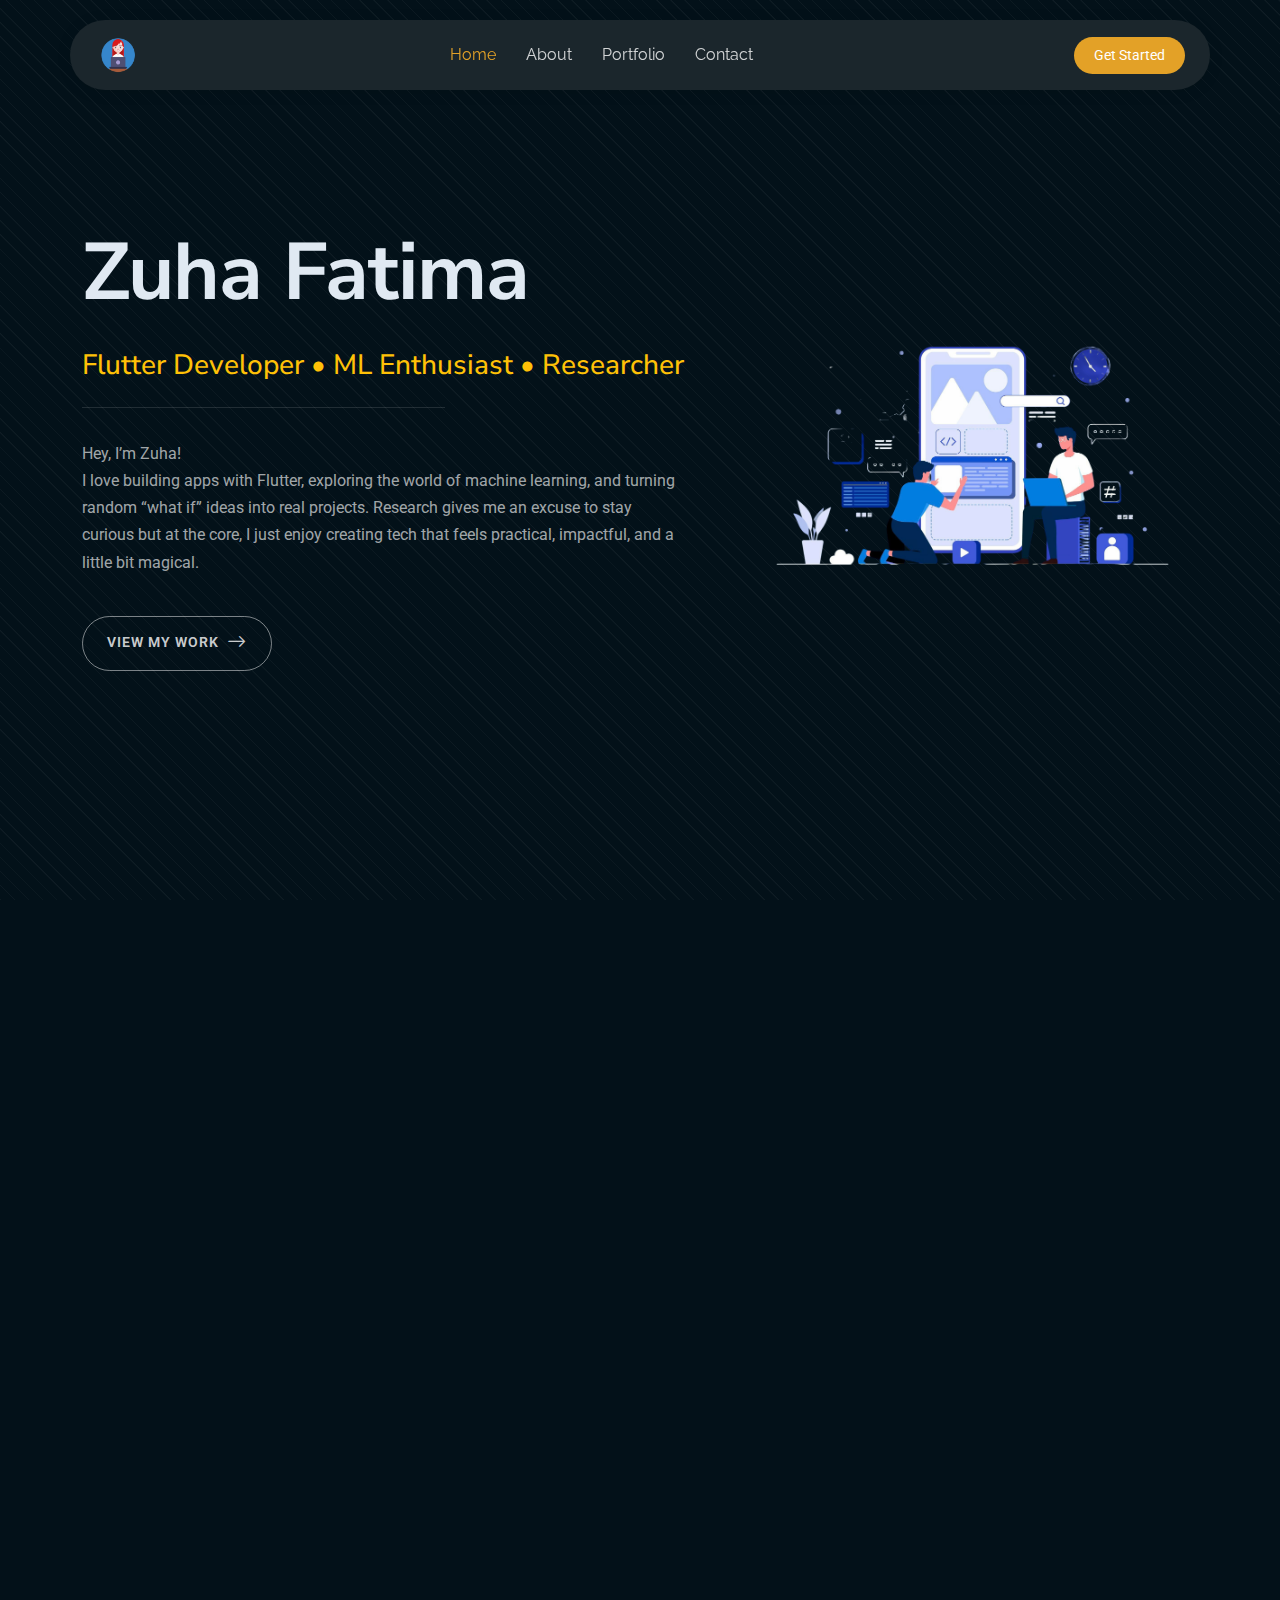
<file: index.html>
<!DOCTYPE html>
<html lang="en">

<head>
  <meta charset="utf-8">
  <meta content="width=device-width, initial-scale=1.0" name="viewport">
  <title>Portfolio- Zuha Fatima</title>
  <meta name="description" content="">
  <meta name="keywords" content="">

  <!-- Favicons -->
  <link href="assets/img/logo.png" rel="icon">
  <link href="assets/img/logo.png" rel="apple-touch-icon">

  <!-- Fonts -->
  <link href="https://fonts.googleapis.com" rel="preconnect">
  <link href="https://fonts.gstatic.com" rel="preconnect" crossorigin>
  <link href="https://fonts.googleapis.com/css2?family=Roboto:ital,wght@0,100;0,300;0,400;0,500;0,700;0,900;1,100;1,300;1,400;1,500;1,700;1,900&family=Raleway:ital,wght@0,100;0,200;0,300;0,400;0,500;0,600;0,700;0,800;0,900;1,100;1,200;1,300;1,400;1,500;1,600;1,700;1,800;1,900&family=Nunito+Sans:ital,wght@0,200;0,300;0,400;0,600;0,700;0,800;0,900;1,200;1,300;1,400;1,600;1,700;1,800;1,900&display=swap" rel="stylesheet">

  <!-- Vendor CSS Files -->
  <link href="assets/vendor/bootstrap/css/bootstrap.min.css" rel="stylesheet">
  <link href="assets/vendor/bootstrap-icons/bootstrap-icons.css" rel="stylesheet">
  <link href="assets/vendor/aos/aos.css" rel="stylesheet">
  <link href="assets/vendor/swiper/swiper-bundle.min.css" rel="stylesheet">
  <link href="assets/vendor/glightbox/css/glightbox.min.css" rel="stylesheet">

  <!-- Main CSS File -->
  <link href="assets/css/main.css" rel="stylesheet">

  <!-- =======================================================
  * Template Name: Strategy
  * Template URL: https://bootstrapmade.com/strategy-bootstrap-agency-template/
  * Updated: Jun 06 2025 with Bootstrap v5.3.6
  * Author: BootstrapMade.com
  * License: https://bootstrapmade.com/license/
  ======================================================== -->
</head>

<body class="index-page">

  <header id="header" class="header d-flex align-items-center fixed-top">
    <div class="header-container container-fluid container-xl position-relative d-flex align-items-center justify-content-between">

      <a href="index.html" class="logo d-flex align-items-center me-auto me-xl-0">
        <!-- Uncomment the line below if you also wish to use an image logo -->
        <img src="assets/img/logo.png" alt=""> 
        <h1 class="sitename"></h1>
      </a>

      <nav id="navmenu" class="navmenu">
        <ul>
          <li><a href="#hero" class="active">Home</a></li>
          <li><a href="#about">About</a></li>
          <li><a href="#portfolio">Portfolio</a></li>
          <li><a href="#contact">Contact</a></li>
        </ul>
        <i class="mobile-nav-toggle d-xl-none bi bi-list"></i>
      </nav>

      <a class="btn-getstarted" href="#about">Get Started</a>

    </div>
  </header>

  <main class="main">

    <!-- Hero Section -->
    <section id="hero" class="hero section">
      <div class="container">
        <div class="row">
          <div class="col-lg-7 content-col" data-aos="fade-up">
            <div class="content">
              <div class="main-heading">
                <h1 class="display-4 fw-bold">Zuha Fatima</h1>
              </div>

              <div class="agency-name">
                <h3 class="text-warning fw-medium">Flutter Developer • ML Enthusiast • Researcher</h3>
              </div>

              <div class="divider"></div>

              <div class="description">
                <p>Hey, I’m Zuha!
                  <br> I love building apps with Flutter, exploring the world of machine learning, and turning random “what if” ideas into real projects. 
                   Research gives me an excuse to stay curious but at the core, I just enjoy creating tech that feels practical, impactful, and a little bit magical.</br> 
                  </p>
              </div>

              <div class="cta-button">
                <a href="#portfolio" class="btn">
                  <span>VIEW MY WORK</span>
                  <i class="bi bi-arrow-right"></i>
                </a>
              </div>
            </div>
          </div>

          <div class="col-lg-5" data-aos="zoom-out">
            <div class="visual-content">
              <div class="fluid-shape">
                <img src="assets/img/abstract/home-bg.png" alt="Abstract Fluid Shape" class="fluid-img">
              </div>

              
            </div>
          </div>
        </div>
      </div>
    </section><!-- /Hero Section -->

      <!-- About Section -->
    <section id="about" class="about section">

      <!-- Section Title -->
      <div class="container section-title" data-aos="fade-up">
        <h2>About</h2>
        <div><span>A Little</span> <span class="description-title">About Me</span></div>
      </div><!-- End Section Title -->

      <div class="container">
        <div class="row gx-5 align-items-center">

          <!-- Left Image -->
          <div class="col-lg-6" data-aos="fade-right" data-aos-delay="200">
            <div class="about-image position-relative">
              <img src="assets/img/about/gpt-avatar-2.png" class="img-fluid rounded-4 shadow-sm" alt="About Image" loading="lazy">
            </div>
          </div>

          <!-- Right Content -->
          <div class="col-lg-6 mt-4 mt-lg-0" data-aos="fade-left" data-aos-delay="300">
            <div class="about-content">
              <h2>My Journey So Far 🚀</h2>
              <p class="lead">I’ve always been fascinated by how a simple idea can grow into something real, that curiosity has taken me from building mobile apps to diving into AI research, and it still fuels me every day.</p>

              <p>🎓 At IST, I built my first apps to solve everyday student problems, like navigation and resource sharing. Later, I dove into AI, where my final-year project explored how machine learning could help with skincare diagnostics.</p>

              <p>💡 Today, I’m blending design, code, and research to create tech that’s not just functional, but meaningful — and maybe even a little fun. I guess I never really outgrew the habit of chasing ideas just to see where they lead.</p>

              <div class="row g-4 mt-3">
                <div class="col-md-6">
                  <div class="feature-item">
                    <i class="bi bi-code-slash"></i>
                    <h5>Apps with Impact</h5>
                    <p>From student life apps to ML pipelines, I love building tools that help people.</p>
                  </div>
                </div>
                <div class="col-md-6">
                  <div class="feature-item">
                    <i class="bi bi-rocket-takeoff-fill"></i>
                    <h5>Always Exploring</h5>
                    <p>Whether it’s Flutter, AI, or a new framework, I’m always learning something new.</p>
                  </div>
                </div>
              </div>

              <a href="#portfolio" class="btn btn-primary mt-4">See My Projects</a>
            </div>

          </div>
        </div>
      </div>
    </section>
    <!-- /About Section -->

    

    <!-- Portfolio Section -->
    <section id="portfolio" class="portfolio section">

      <!-- Section Title -->
      <div class="container section-title" data-aos="fade-up">
        <h2>Portfolio</h2>
        <div><span>Check My</span> <span class="description-title">Portfolio</span></div>
      </div><!-- End Section Title -->

      <div class="container-fluid" data-aos="fade-up" data-aos-delay="100">

        <div class="isotope-layout" data-default-filter="*" data-layout="masonry" data-sort="original-order">

          <ul class="portfolio-filters isotope-filters" data-aos="fade-up" data-aos-delay="200">
            <li data-filter="*" class="filter-active">
              <i class="bi bi-grid-3x3"></i> All Projects
            </li>
            <li data-filter=".filter-mobile">
              <i class="bi bi-phone"></i> Mobile Apps
            </li>
            <li data-filter=".filter-ml">
              <i class="bi bi-cpu"></i> Machine Learning/AI
            </li>
            <li data-filter=".filter-web">
              <i class="bi bi-code-slash"></i> Web Design
            </li>
            <li data-filter=".filter-research">
              <i class="bi bi-graph-up"></i> Research
            </li>
          </ul>

          <div class="row g-4 isotope-container" data-aos="fade-up" data-aos-delay="300">

            <div class="col-xl-3 col-lg-4 col-md-6 portfolio-item isotope-item filter-mobile">
              <article class="portfolio-entry">
                <figure class="entry-image">
                  <img src="assets/img/portfolio/acucare-logo.png" class="img-fluid" alt="" loading="lazy">
                  <div class="entry-overlay">
                    <div class="overlay-content">
                      <div class="entry-meta">Mobile App</div>
                      <h3 class="entry-title">AcuCare App</h3>
                      <div class="entry-links">
                        <a href="assets/img/portfolio/acucare-logo.png" class="glightbox" data-gallery="portfolio-gallery-ui" data-glightbox="title: AI-Powered Acne Detection & Treatment App.">
                          <i class="bi bi-arrows-angle-expand"></i>
                        </a>
                        <a href="acucare.html">
                          <i class="bi bi-arrow-right"></i>
                        </a>
                      </div>
                    </div>
                  </div>
                </figure>
              </article>
            </div><!-- End Portfolio Item -->

            <div class="col-xl-3 col-lg-4 col-md-6 portfolio-item isotope-item filter-research">
              <article class="portfolio-entry">
                <figure class="entry-image">
                  <img src="assets/img/portfolio/research-thumb.png" class="img-fluid" alt="" loading="lazy">
                  <div class="entry-overlay">
                    <div class="overlay-content">
                      <div class="entry-meta">Research</div>
                      <h3 class="entry-title">AcuCare Research</h3>
                      <div class="entry-links">
                        <a href="assets/img/portfolio/research-thumb.png" class="glightbox" data-gallery="portfolio-gallery-development" data-glightbox="title: Comparative Study of ML Models in Dermatology">
                          <i class="bi bi-arrows-angle-expand"></i>
                        </a>
                        <a href="research.html">
                          <i class="bi bi-arrow-right"></i>
                        </a>
                      </div>
                    </div>
                  </div>
                </figure>
              </article>
            </div><!-- End Portfolio Item -->

            <div class="col-xl-3 col-lg-4 col-md-6 portfolio-item isotope-item filter-ml">
              <article class="portfolio-entry">
                <figure class="entry-image">
                  <img src="assets/img/portfolio/rag-thumb.jpg" class="img-fluid" alt="" loading="lazy">
                  <div class="entry-overlay">
                    <div class="overlay-content">
                      <div class="entry-meta">Machine Learning/AI</div>
                      <h3 class="entry-title">Centralised RAG</h3>
                      <div class="entry-links">
                        <a href="assets/img/portfolio/rag-thumb.jpg" class="glightbox" data-gallery="portfolio-gallery-photography" data-glightbox="title: A Streamlit-based chatbot that provides answers using TF-IDF">
                          <i class="bi bi-arrows-angle-expand"></i>
                        </a>
                        <a href="rag.html">
                          <i class="bi bi-arrow-right"></i>
                        </a>
                      </div>
                    </div>
                  </div>
                </figure>
              </article>
            </div><!-- End Portfolio Item -->

            <div class="col-xl-3 col-lg-4 col-md-6 portfolio-item isotope-item filter-ml">
              <article class="portfolio-entry">
                <figure class="entry-image">
                  <img src="assets/img/portfolio/eli5.png" class="img-fluid" alt="" loading="lazy">
                  <div class="entry-overlay">
                    <div class="overlay-content">
                      <div class="entry-meta">Machine Learning/AI</div>
                      <h3 class="entry-title">Explain Like I Am 5</h3>
                      <div class="entry-links">
                        <a href="assets/img/portfolio/eli5.png" class="glightbox" data-gallery="portfolio-gallery-marketing" data-glightbox="title: Explain Like I’m 5 (ELI5): Simplified Explanations with AI">
                          <i class="bi bi-arrows-angle-expand"></i>
                        </a>
                        <a href="eli5.html">
                          <i class="bi bi-arrow-right"></i>
                        </a>
                      </div>
                    </div>
                  </div>
                </figure>
              </article>
            </div><!-- End Portfolio Item -->

            <div class="col-xl-3 col-lg-4 col-md-6 portfolio-item isotope-item filter-mobile">
              <article class="portfolio-entry">
                <figure class="entry-image">
                  <img src="assets/img/portfolio/unishelf-logo.png" class="img-fluid" alt="" loading="lazy">
                  <div class="entry-overlay">
                    <div class="overlay-content">
                      <div class="entry-meta">Mobile App</div>
                      <h3 class="entry-title">UniShelf</h3>
                      <div class="entry-links">
                        <a href="assets/img/portfolio/unishelf-logo.png" class="glightbox" data-gallery="portfolio-gallery-ui" data-glightbox="title: Student Course Material Finder App.">
                          <i class="bi bi-arrows-angle-expand"></i>
                        </a>
                        <a href="unishelf.html">
                          <i class="bi bi-arrow-right"></i>
                        </a>
                      </div>
                    </div>
                  </div>
                </figure>
              </article>
            </div><!-- End Portfolio Item -->

            <div class="col-xl-3 col-lg-4 col-md-6 portfolio-item isotope-item filter-ml">
              <article class="portfolio-entry">
                <figure class="entry-image">
                  <img src="assets/img/portfolio/pp1.jpg" class="img-fluid" alt="" loading="lazy">
                  <div class="entry-overlay">
                    <div class="overlay-content">
                      <div class="entry-meta">Machine Learning/AI</div>
                      <h3 class="entry-title">PowerPoint Gesture Controller</h3>
                      <div class="entry-links">
                        <a href="assets/img/portfolio/pp1.jpg" class="glightbox" data-gallery="portfolio-gallery-development" data-glightbox="title: PowerPoint Gesture Controller">
                          <i class="bi bi-arrows-angle-expand"></i>
                        </a>
                        <a href="pp.html">
                          <i class="bi bi-arrow-right"></i>
                        </a>
                      </div>
                    </div>
                  </div>
                </figure>
              </article>
            </div><!-- End Portfolio Item -->

            <div class="col-xl-3 col-lg-4 col-md-6 portfolio-item isotope-item filter-mobile">
              <article class="portfolio-entry">
                <figure class="entry-image">
                  <img src="assets/img/portfolio/mmmain.jpg" class="img-fluid" alt="" loading="lazy">
                  <div class="entry-overlay">
                    <div class="overlay-content">
                      <div class="entry-meta">Mobile App</div>
                      <h3 class="entry-title">Mind Mosaic</h3>
                      <div class="entry-links">
                        <a href="assets/img/portfolio/mmmain.jpg" class="glightbox" data-gallery="portfolio-gallery-photography" data-glightbox="title: MindMosaic – Student Productivity App">
                          <i class="bi bi-arrows-angle-expand"></i>
                        </a>
                        <a href="mindmosaic.html">
                          <i class="bi bi-arrow-right"></i>
                        </a>
                      </div>
                    </div>
                  </div>
                </figure>
              </article>
            </div><!-- End Portfolio Item -->

            <div class="col-xl-3 col-lg-4 col-md-6 portfolio-item isotope-item filter-web">
              <article class="portfolio-entry">
                <figure class="entry-image">
                  <img src="assets/img/portfolio/flora.png" class="img-fluid" alt="" loading="lazy">
                  <div class="entry-overlay">
                    <div class="overlay-content">
                      <div class="entry-meta">Web Design</div>
                      <h3 class="entry-title">Flora Nexus</h3>
                      <div class="entry-links">
                        <a href="assets/img/portfolio/flora.png" class="glightbox" data-gallery="portfolio-gallery-marketing" data-glightbox="title: Flora Nexus -  A Web Design for Gardening Community">
                          <i class="bi bi-arrows-angle-expand"></i>
                        </a>
                        <a href="flora.html">
                          <i class="bi bi-arrow-right"></i>
                        </a>
                      </div>
                    </div>
                  </div>
                </figure>
              </article>
            </div><!-- End Portfolio Item -->

          </div><!-- End Portfolio Container -->

        </div>

      </div>

    </section><!-- /Portfolio Section -->

   

    <!-- Contact Section -->
    <section id="contact" class="contact section">

      <!-- Section Title -->
      <div class="container section-title" data-aos="fade-up">
        <h2>Contact</h2>
        <div><span>Let's</span> <span class="description-title">Connect</span></div>
      </div><!-- End Section Title -->

      <div class="container" data-aos="fade-up" data-aos-delay="100">
        <!-- Contact Info Boxes -->
      </div>

      <div class="container mt-5" data-aos="fade-up" data-aos-delay="100">
        <div class="row justify-content-center">
          <div class="col-lg-8">

            <div class="contact-form-wrapper p-4 shadow-sm rounded bg-dark text-light">
              <h3 class="text-center mb-4">Get in Touch</h3>

              <!-- ✅ Netlify-enabled form -->
              <form name="contact" method="POST" data-netlify="true" class="php-email-form">
                <!-- important hidden input for Netlify -->
                <input type="hidden" name="form-name" value="contact">

                <div class="row g-3">
                  <div class="col-md-6">
                    <div class="form-group">
                      <div class="input-with-icon">
                        <i class="bi bi-person"></i>
                        <input type="text" class="form-control" name="name" placeholder="First Name" required>
                      </div>
                    </div>
                  </div>

                  <div class="col-md-6">
                    <div class="form-group">
                      <div class="input-with-icon">
                        <i class="bi bi-envelope"></i>
                        <input type="email" class="form-control" name="email" placeholder="Email Address" required>
                      </div>
                    </div>
                  </div>

                  <div class="col-md-12">
                    <div class="form-group">
                      <div class="input-with-icon">
                        <i class="bi bi-text-left"></i>
                        <input type="text" class="form-control" name="subject" placeholder="Subject" required>
                      </div>
                    </div>
                  </div>

                  <div class="col-12">
                    <div class="form-group">
                      <div class="input-with-icon">
                        <i class="bi bi-chat-dots message-icon"></i>
                        <textarea class="form-control" name="message" placeholder="Write Message..." style="height: 180px" required></textarea>
                      </div>
                    </div>
                  </div>

                  <div class="col-12 text-center">
                    <button type="submit" class="btn btn-primary btn-submit">Send Message</button>
                  </div>
                </div>
              </form>
            </div>

          </div>
        </div>
      </div>
    </section>
    <!-- /Contact Section -->

</main>



  <!-- Scroll Top -->
  <a href="#" id="scroll-top" class="scroll-top d-flex align-items-center justify-content-center"><i class="bi bi-arrow-up-short"></i></a>

  <!-- Preloader -->
  <div id="preloader"></div>

  <!-- Vendor JS Files -->
  <script src="assets/vendor/bootstrap/js/bootstrap.bundle.min.js"></script>
  <script src="assets/vendor/php-email-form/validate.js"></script>
  <script src="assets/vendor/aos/aos.js"></script>
  <script src="assets/vendor/swiper/swiper-bundle.min.js"></script>
  <script src="assets/vendor/glightbox/js/glightbox.min.js"></script>
  <script src="assets/vendor/imagesloaded/imagesloaded.pkgd.min.js"></script>
  <script src="assets/vendor/isotope-layout/isotope.pkgd.min.js"></script>

  <!-- Main JS File -->
  <script src="assets/js/main.js"></script>

</body>

</html>
</file>
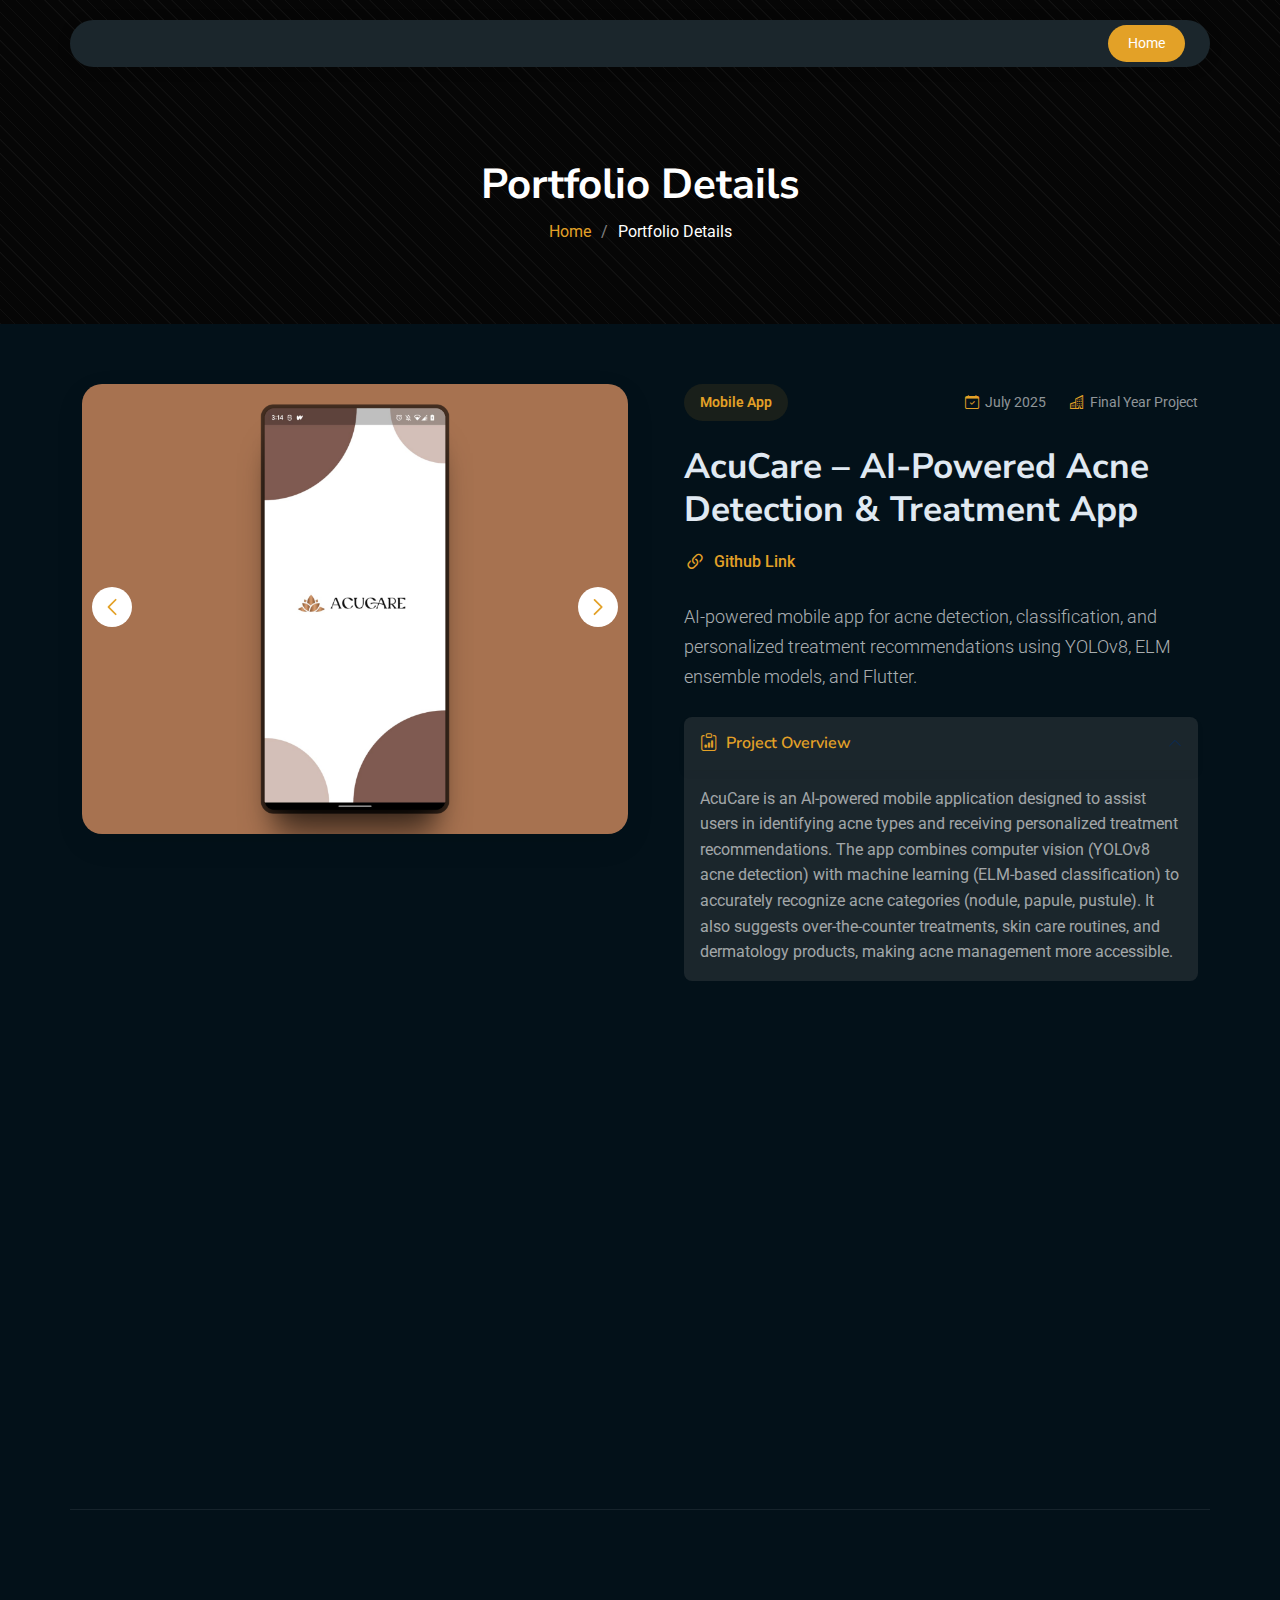
<file: acucare.html>
<!DOCTYPE html>
<html lang="en">

<head>
  <meta charset="utf-8">
  <meta content="width=device-width, initial-scale=1.0" name="viewport">
  <title>Portfolio Details</title>
  <meta name="description" content="">
  <meta name="keywords" content="">

  <!-- Favicons -->
  <link href="assets/img/favicon.png" rel="icon">
  <link href="assets/img/apple-touch-icon.png" rel="apple-touch-icon">

  <!-- Fonts -->
  <link href="https://fonts.googleapis.com" rel="preconnect">
  <link href="https://fonts.gstatic.com" rel="preconnect" crossorigin>
  <link href="https://fonts.googleapis.com/css2?family=Roboto:ital,wght@0,100;0,300;0,400;0,500;0,700;0,900;1,100;1,300;1,400;1,500;1,700;1,900&family=Raleway:ital,wght@0,100;0,200;0,300;0,400;0,500;0,600;0,700;0,800;0,900;1,100;1,200;1,300;1,400;1,500;1,600;1,700;1,800;1,900&family=Nunito+Sans:ital,wght@0,200;0,300;0,400;0,600;0,700;0,800;0,900;1,200;1,300;1,400;1,600;1,700;1,800;1,900&display=swap" rel="stylesheet">

  <!-- Vendor CSS Files -->
  <link href="assets/vendor/bootstrap/css/bootstrap.min.css" rel="stylesheet">
  <link href="assets/vendor/bootstrap-icons/bootstrap-icons.css" rel="stylesheet">
  <link href="assets/vendor/aos/aos.css" rel="stylesheet">
  <link href="assets/vendor/swiper/swiper-bundle.min.css" rel="stylesheet">
  <link href="assets/vendor/glightbox/css/glightbox.min.css" rel="stylesheet">

  <!-- Main CSS File -->
  <link href="assets/css/main.css" rel="stylesheet">

  <!-- =======================================================
  * Template Name: Strategy
  * Template URL: https://bootstrapmade.com/strategy-bootstrap-agency-template/
  * Updated: Jun 06 2025 with Bootstrap v5.3.6
  * Author: BootstrapMade.com
  * License: https://bootstrapmade.com/license/
  ======================================================== -->
</head>

<body class="portfolio-details-page">

  <header id="header" class="header d-flex align-items-center fixed-top">
    <div class="header-container container-fluid container-xl position-relative d-flex align-items-center justify-content-between">



      <nav id="navmenu" class="navmenu">

        <i class="mobile-nav-toggle d-xl-none bi bi-list"></i>
      </nav>

      <a class="btn-getstarted" href="index.html">Home</a>

    </div>
  </header>

  <main class="main">

    <!-- Page Title -->
    <div class="page-title dark-background" data-aos="fade">
      <div class="container position-relative">
        <h1>Portfolio Details</h1>
        
        <nav class="breadcrumbs">
          <ol>
            <li><a href="index.html">Home</a></li>
            <li class="current">Portfolio Details</li>
          </ol>
        </nav>
      </div>
    </div><!-- End Page Title -->

    <!-- Portfolio Details Section -->
    <section id="portfolio-details" class="portfolio-details section">

      <div class="container" data-aos="fade-up" data-aos-delay="100">

        <div class="row gy-4">
          <div class="col-lg-6" data-aos="fade-right">
            <div class="portfolio-details-media">
              <div class="main-image">
                <div class="portfolio-details-slider swiper init-swiper" data-aos="zoom-in">
                  <script type="application/json" class="swiper-config">
                    {
                      "loop": true,
                      "speed": 1000,
                      "autoplay": {
                        "delay": 6000
                      },
                      "effect": "creative",
                      "creativeEffect": {
                        "prev": {
                          "shadow": true,
                          "translate": [0, 0, -400]
                        },
                        "next": {
                          "translate": ["100%", 0, 0]
                        }
                      },
                      "slidesPerView": 1,
                      "navigation": {
                        "nextEl": ".swiper-button-next",
                        "prevEl": ".swiper-button-prev"
                      }
                    }
                  </script>
                  <div class="swiper-wrapper">
                    <div class="swiper-slide">
                      <img src="assets/img/portfolio/acmain.png" alt="Portfolio Image" class="img-fluid">
                    </div>
                    <div class="swiper-slide">
                      <img src="assets/img/portfolio/acucare-1.png" alt="Portfolio Image" class="img-fluid">
                    </div>
                    <div class="swiper-slide">
                      <img src="assets/img/portfolio/acucare-2.png" alt="Portfolio Image" class="img-fluid">
                    </div>
                    <div class="swiper-slide">
                      <img src="assets/img/portfolio/acucare-3.png" alt="Portfolio Image" class="img-fluid">
                    </div>
                    <div class="swiper-slide">
                      <img src="assets/img/portfolio/acucare-4.png" alt="Portfolio Image" class="img-fluid">
                    </div>
                    <div class="swiper-slide">
                      <img src="assets/img/portfolio/acucare-5.png" alt="Portfolio Image" class="img-fluid">
                    </div>
                    <div class="swiper-slide">
                      <img src="assets/img/portfolio/acucare-6.png" alt="Portfolio Image" class="img-fluid">
                    </div>
                    <div class="swiper-slide">
                      <img src="assets/img/portfolio/acucare-7.png" alt="Portfolio Image" class="img-fluid">
                    </div>
                    <div class="swiper-slide">
                      <img src="assets/img/portfolio/acucare-8.png" alt="Portfolio Image" class="img-fluid">
                    </div>
                    <div class="swiper-slide">
                      <img src="assets/img/portfolio/acucare-9.png" alt="Portfolio Image" class="img-fluid">
                    </div>
                    <div class="swiper-slide">
                      <img src="assets/img/portfolio/acucare-10.png" alt="Portfolio Image" class="img-fluid">
                    </div>
                    <div class="swiper-slide">
                      <img src="assets/img/portfolio/acucare-11.png" alt="Portfolio Image" class="img-fluid">
                    </div>
                  </div>
                  <div class="swiper-button-prev"></div>
                  <div class="swiper-button-next"></div>
                </div>
              </div>

              

              <div class="tech-stack-badges" data-aos="fade-up" data-aos-delay="300">
                <span>Flutter</span>
                <span>Firebase</span>
                <span>Figma</span>
                <span>Python</span>
                <span>ML</span>
              </div>
            </div>
          </div>

          <div class="col-lg-6" data-aos="fade-left">
            <div class="portfolio-details-content">
              <div class="project-meta">
                <div class="badge-wrapper">
                  <span class="project-badge">Mobile App</span>
                </div>
                <div class="date-client">
                  <div class="meta-item">
                    <i class="bi bi-calendar-check"></i>
                    <span>July 2025</span>
                  </div>
                  <div class="meta-item">
                    <i class="bi bi-buildings"></i>
                    <span>Final Year Project</span>
                  </div>
                </div>
              </div>

              <h2 class="project-title">AcuCare – AI-Powered Acne Detection & Treatment App</h2>

              <div class="project-website">
                <i class="bi bi-link-45deg"></i>
                <a href="https://github.com/zuhaakashif/AcuCare-Demo" target="_blank">Github Link</a>
              </div>

              <div class="project-overview">
                <p class="lead">
                  AI-powered mobile app for acne detection, classification, and personalized treatment recommendations using YOLOv8, ELM ensemble models, and Flutter.
                </p>

                <div class="accordion project-accordion" id="portfolio-details-projectAccordion">
                  <div class="accordion-item" data-aos="fade-up">
                    <h2 class="accordion-header">
                      <button class="accordion-button" type="button" data-bs-toggle="collapse" data-bs-target="#portfolio-details-collapse-1" aria-expanded="true" aria-controls="collapseOne">
                        <i class="bi bi-clipboard-data me-2"></i> Project Overview
                      </button>
                    </h2>
                    <div id="portfolio-details-collapse-1" class="accordion-collapse collapse show" data-bs-parent="#portfolio-details-projectAccordion">
                      <div class="accordion-body">
                        <p>AcuCare is an AI-powered mobile application designed to assist users in identifying acne types and receiving personalized treatment recommendations. The app combines computer vision (YOLOv8 acne detection) with machine learning (ELM-based classification) to accurately recognize acne categories (nodule, papule, pustule). It also suggests over-the-counter treatments, skin care routines, and dermatology products, making acne management more accessible.</p>
                      </div>
                    </div>
                  </div>

                  <div class="accordion-item" data-aos="fade-up" data-aos-delay="100">
                    <h2 class="accordion-header">
                      <button class="accordion-button collapsed" type="button" data-bs-toggle="collapse" data-bs-target="#portfolio-details-collapse-2" aria-expanded="false" aria-controls="collapseTwo">
                        <i class="bi bi-exclamation-diamond me-2"></i> Challenge
                      </button>
                    </h2>
                    <div id="portfolio-details-collapse-2" class="accordion-collapse collapse" data-bs-parent="#portfolio-details-projectAccordion">
                      <div class="accordion-body">
                        <p>Acne is one of the most common skin conditions worldwide, yet many people struggle to correctly identify its type. Misclassification often leads to ineffective treatments, prolonged breakouts, and wasted money on unsuitable products. Dermatologist consultations are expensive and not always accessible, especially in developing regions. There was a need for a fast, affordable, and user-friendly solution that could guide users toward the right treatment path.</p>
                      </div>
                    </div>
                  </div>

                  <div class="accordion-item" data-aos="fade-up" data-aos-delay="200">
                    <h2 class="accordion-header">
                      <button class="accordion-button collapsed" type="button" data-bs-toggle="collapse" data-bs-target="#portfolio-details-collapse-3" aria-expanded="false" aria-controls="collapseThree">
                        <i class="bi bi-award me-2"></i> Impact
                      </button>
                    </h2>
                    <div id="portfolio-details-collapse-3" class="accordion-collapse collapse" data-bs-parent="#portfolio-details-projectAccordion">
                      <div class="accordion-body">
                        <p>AcuCare empowers users to take control of their skin health by providing instant, AI-driven acne analysis through their smartphones. By identifying acne types and offering personalized treatment guidance, the app reduces reliance on guesswork and helps prevent misdiagnosis. It not only improves treatment accuracy but also makes acne care affordable and accessible, bridging the gap between dermatologists and everyday users.</p>
                      </div>
                    </div>
                  </div>
                </div>
              </div>

              <div class="project-features" data-aos="fade-up" data-aos-delay="300">
                <h3><i class="bi bi-stars"></i> Key Features</h3>
                <div class="row g-3">
                  <div class="col-md-6">
                    <ul class="feature-list">
                      <li><i class="bi bi-check2-circle"></i> Real-time Acne Detection & Classification</li>
                      <li><i class="bi bi-check2-circle"></i> Survey Analysis</li>
                      <li><i class="bi bi-check2-circle"></i> Treatment Recommendations</li>
                    </ul>
                  </div>
                  <div class="col-md-6">
                    <ul class="feature-list">
                      <li><i class="bi bi-check2-circle"></i> Interactive UI</li>
                      <li><i class="bi bi-check2-circle"></i> Manual Cropping</li>
                      <li><i class="bi bi-check2-circle"></i> Results Visualization</li>
                    </ul>
                  </div>
                </div>
              </div>

              <div class="cta-buttons" data-aos="fade-up" data-aos-delay="400">
                <a href="https://github.com/zuhaakashif/AcuCare-Demo?tab=readme-ov-file" class="btn-view-project">View Live Project</a>
                <a href="research.html" class="btn-next-project">Next Project <i class="bi bi-arrow-right"></i></a>
              </div>
            </div>
          </div>
        </div>

      </div>

    </section><!-- /Portfolio Details Section -->

  </main>

  <footer id="footer" class="footer">

    <div class="container footer-top">
      <div class="row gy-4">


        

        

        

      </div>
    </div>


  </footer>

  <!-- Scroll Top -->
  <a href="#" id="scroll-top" class="scroll-top d-flex align-items-center justify-content-center"><i class="bi bi-arrow-up-short"></i></a>

  <!-- Preloader -->
  <div id="preloader"></div>

  <!-- Vendor JS Files -->
  <script src="assets/vendor/bootstrap/js/bootstrap.bundle.min.js"></script>
  <script src="assets/vendor/php-email-form/validate.js"></script>
  <script src="assets/vendor/aos/aos.js"></script>
  <script src="assets/vendor/swiper/swiper-bundle.min.js"></script>
  <script src="assets/vendor/glightbox/js/glightbox.min.js"></script>
  <script src="assets/vendor/imagesloaded/imagesloaded.pkgd.min.js"></script>
  <script src="assets/vendor/isotope-layout/isotope.pkgd.min.js"></script>

  <!-- Main JS File -->
  <script src="assets/js/main.js"></script>

</body>

</html>
</file>
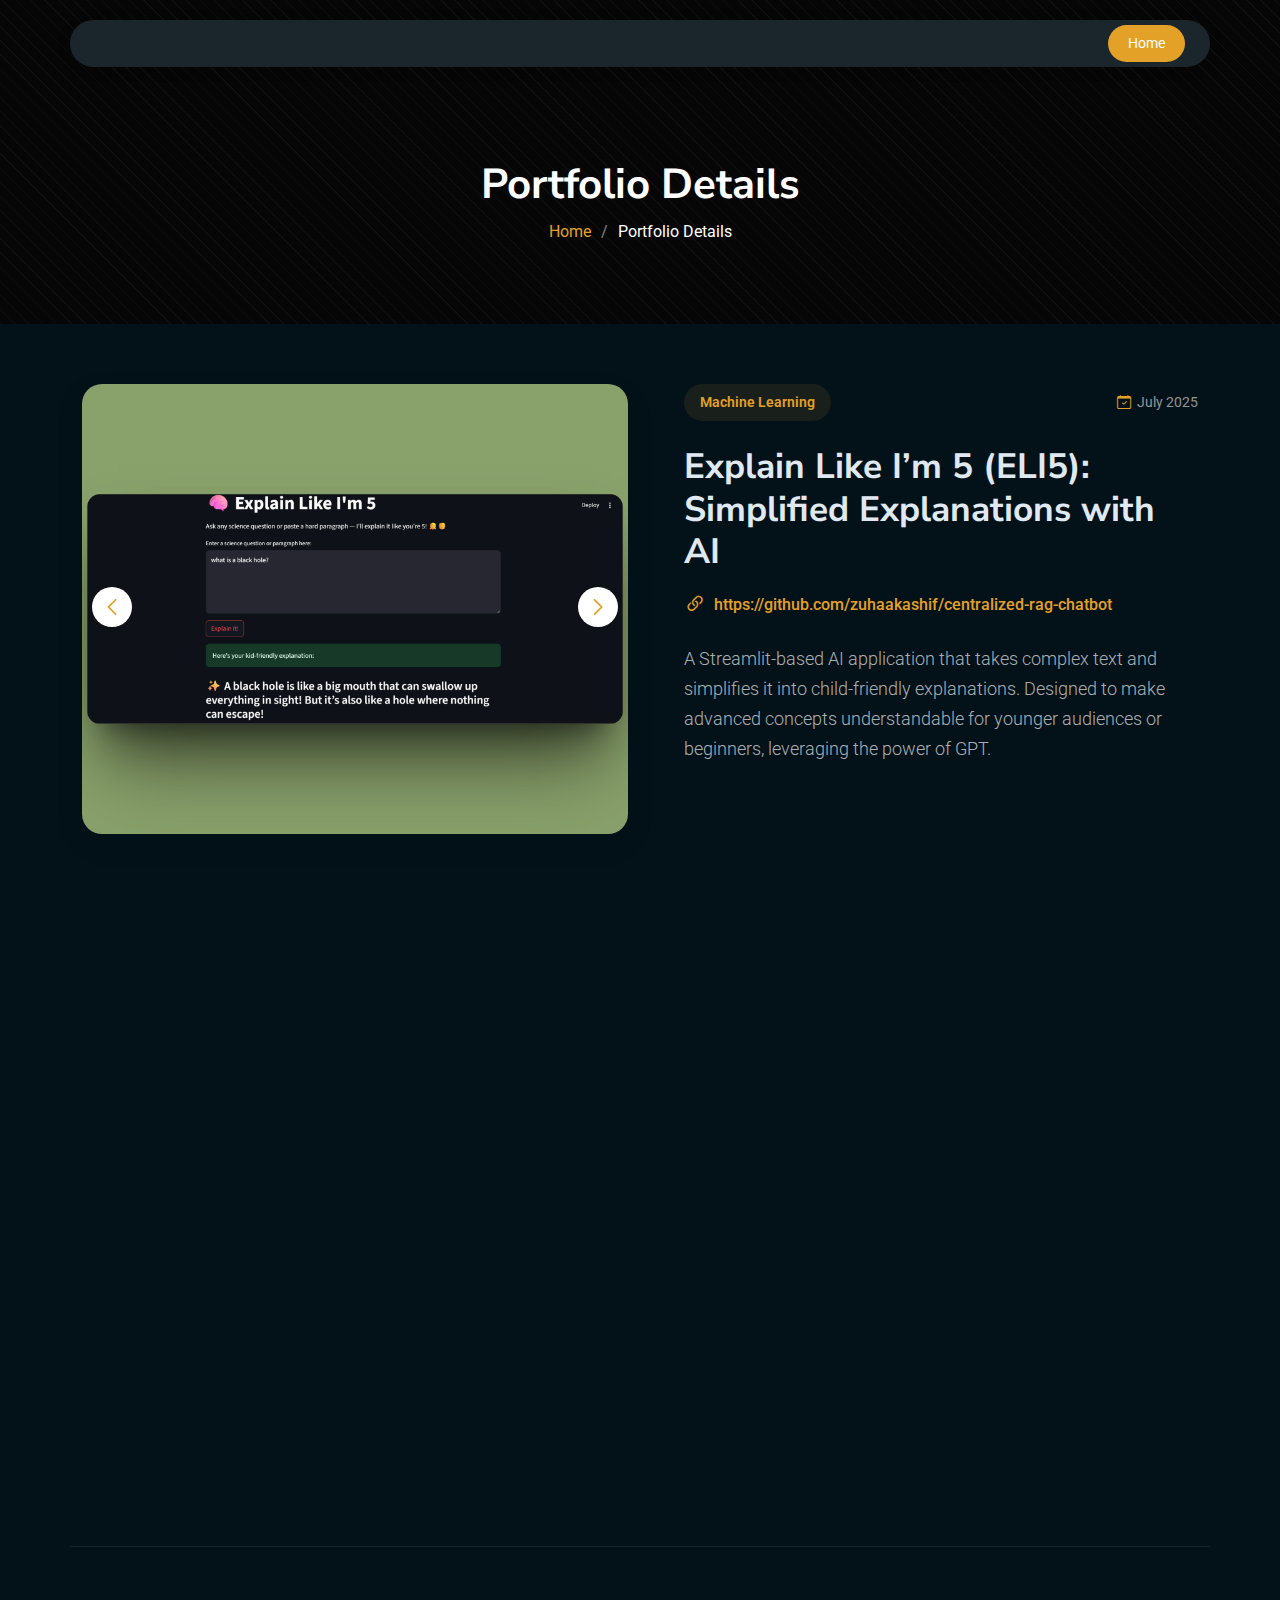
<file: eli5.html>
<!DOCTYPE html>
<html lang="en">

<head>
  <meta charset="utf-8">
  <meta content="width=device-width, initial-scale=1.0" name="viewport">
  <title>Portfolio Details</title>
  <meta name="description" content="">
  <meta name="keywords" content="">

  <!-- Favicons -->
  <link href="assets/img/favicon.png" rel="icon">
  <link href="assets/img/apple-touch-icon.png" rel="apple-touch-icon">

  <!-- Fonts -->
  <link href="https://fonts.googleapis.com" rel="preconnect">
  <link href="https://fonts.gstatic.com" rel="preconnect" crossorigin>
  <link href="https://fonts.googleapis.com/css2?family=Roboto:ital,wght@0,100;0,300;0,400;0,500;0,700;0,900;1,100;1,300;1,400;1,500;1,700;1,900&family=Raleway:ital,wght@0,100;0,200;0,300;0,400;0,500;0,600;0,700;0,800;0,900;1,100;1,200;1,300;1,400;1,500;1,600;1,700;1,800;1,900&family=Nunito+Sans:ital,wght@0,200;0,300;0,400;0,600;0,700;0,800;0,900;1,200;1,300;1,400;1,600;1,700;1,800;1,900&display=swap" rel="stylesheet">

  <!-- Vendor CSS Files -->
  <link href="assets/vendor/bootstrap/css/bootstrap.min.css" rel="stylesheet">
  <link href="assets/vendor/bootstrap-icons/bootstrap-icons.css" rel="stylesheet">
  <link href="assets/vendor/aos/aos.css" rel="stylesheet">
  <link href="assets/vendor/swiper/swiper-bundle.min.css" rel="stylesheet">
  <link href="assets/vendor/glightbox/css/glightbox.min.css" rel="stylesheet">

  <!-- Main CSS File -->
  <link href="assets/css/eli5.css" rel="stylesheet">

  <!-- =======================================================
  * Template Name: Strategy
  * Template URL: https://bootstrapmade.com/strategy-bootstrap-agency-template/
  * Updated: Jun 06 2025 with Bootstrap v5.3.6
  * Author: BootstrapMade.com
  * License: https://bootstrapmade.com/license/
  ======================================================== -->
</head>

<body class="portfolio-details-page">

  <header id="header" class="header d-flex align-items-center fixed-top">
    <div class="header-container container-fluid container-xl position-relative d-flex align-items-center justify-content-between">



      <nav id="navmenu" class="navmenu">

        <i class="mobile-nav-toggle d-xl-none bi bi-list"></i>
      </nav>

      <a class="btn-getstarted" href="index.html">Home</a>

    </div>
  </header>

  <main class="main">

    <!-- Page Title -->
    <div class="page-title dark-background" data-aos="fade">
      <div class="container position-relative">
        <h1>Portfolio Details</h1>
        
        <nav class="breadcrumbs">
          <ol>
            <li><a href="index.html">Home</a></li>
            <li class="current">Portfolio Details</li>
          </ol>
        </nav>
      </div>
    </div><!-- End Page Title -->

    <!-- Portfolio Details Section -->
    <section id="portfolio-details" class="portfolio-details section">

      <div class="container" data-aos="fade-up" data-aos-delay="100">

        <div class="row gy-4">
          <div class="col-lg-6" data-aos="fade-right">
            <div class="portfolio-details-media">
              <div class="main-image">
                <div class="portfolio-details-slider swiper init-swiper" data-aos="zoom-in">
                  <script type="application/json" class="swiper-config">
                    {
                      "loop": true,
                      "speed": 1000,
                      "autoplay": {
                        "delay": 6000
                      },
                      "effect": "creative",
                      "creativeEffect": {
                        "prev": {
                          "shadow": true,
                          "translate": [0, 0, -400]
                        },
                        "next": {
                          "translate": ["100%", 0, 0]
                        }
                      },
                      "slidesPerView": 1,
                      "navigation": {
                        "nextEl": ".swiper-button-next",
                        "prevEl": ".swiper-button-prev"
                      }
                    }
                  </script>
                  <div class="swiper-wrapper">
                    <div class="swiper-slide">
                      <img src="assets/img/portfolio/eli5-1.png" alt="Portfolio Image" class="img-fluid">
                    </div>
                    <div class="swiper-slide">
                      <img src="assets/img/portfolio/eli5-2.png" alt="Portfolio Image" class="img-fluid">
                    </div>



                  </div>
                  <div class="swiper-button-prev"></div>
                  <div class="swiper-button-next"></div>
                </div>
              </div>

              

              <div class="tech-stack-badges" data-aos="fade-up" data-aos-delay="300">
                <span>Python</span>
                <span>Streamlit</span>
                <span>Github</span>
                <span>OpenAI GPT API</span>
              </div>
            </div>
          </div>

          <div class="col-lg-6" data-aos="fade-left">
            <div class="portfolio-details-content">
              <div class="project-meta">
                <div class="badge-wrapper">
                  <span class="project-badge">Machine Learning</span>
                </div>
                <div class="date-client">
                  <div class="meta-item">
                    <i class="bi bi-calendar-check"></i>
                    <span>July 2025</span>
                  </div>
                  
                </div>
              </div>

              <h2 class="project-title">Explain Like I’m 5 (ELI5): Simplified Explanations with AI</h2>

              <div class="project-website">
                <i class="bi bi-link-45deg"></i>
                <a href="#" target="_blank">https://github.com/zuhaakashif/centralized-rag-chatbot</a>
              </div>

              <div class="project-overview">
                <p class="lead">
                  A Streamlit-based AI application that takes complex text and simplifies it into child-friendly explanations. Designed to make advanced concepts understandable for younger audiences or beginners, leveraging the power of GPT.
                </p>

                <div class="accordion project-accordion" id="portfolio-details-projectAccordion">
                  <div class="accordion-item" data-aos="fade-up">
                    <h2 class="accordion-header">
                      <button class="accordion-button" type="button" data-bs-toggle="collapse" data-bs-target="#portfolio-details-collapse-1" aria-expanded="true" aria-controls="collapseOne">
                        <i class="bi bi-clipboard-data me-2"></i> Project Overview
                      </button>
                    </h2>
                    <div id="portfolio-details-collapse-1" class="accordion-collapse collapse show" data-bs-parent="#portfolio-details-projectAccordion">
                      <div class="accordion-body">
                        <p>This project explores the application of AI in simplifying technical or complex information into easy-to-understand language. Using a user-friendly Streamlit interface, the system allows users to input text ranging from a single sentence to a paragraph. The model, powered by GPT, then generates a simplified explanation written as if explaining to a 5-year-old. The project highlights the role of AI in education, accessibility, and bridging knowledge gaps by making content approachable for learners at different levels.</p>
                      </div>
                    </div>
                  </div>

                  <div class="accordion-item" data-aos="fade-up" data-aos-delay="100">
                    <h2 class="accordion-header">
                      <button class="accordion-button collapsed" type="button" data-bs-toggle="collapse" data-bs-target="#portfolio-details-collapse-2" aria-expanded="false" aria-controls="collapseTwo">
                        <i class="bi bi-exclamation-diamond me-2"></i> Challenge
                      </button>
                    </h2>
                    <div id="portfolio-details-collapse-2" class="accordion-collapse collapse" data-bs-parent="#portfolio-details-projectAccordion">
                      <div class="accordion-body">
                        <p>Traditional educational content often fails to adapt to the learner’s comprehension level, making it inaccessible to children or beginners. The challenge was to build a system that could dynamically adjust explanations without losing the core meaning or oversimplifying to the point of inaccuracy.</p>
                      </div>
                    </div>
                  </div>

                  <div class="accordion-item" data-aos="fade-up" data-aos-delay="200">
                    <h2 class="accordion-header">
                      <button class="accordion-button collapsed" type="button" data-bs-toggle="collapse" data-bs-target="#portfolio-details-collapse-3" aria-expanded="false" aria-controls="collapseThree">
                        <i class="bi bi-award me-2"></i> Impact
                      </button>
                    </h2>
                    <div id="portfolio-details-collapse-3" class="accordion-collapse collapse" data-bs-parent="#portfolio-details-projectAccordion">
                      <div class="accordion-body">
                        <p>The tool makes knowledge more accessible by enabling children, early learners, and non-experts to grasp concepts usually reserved for advanced readers. It also showcases how AI can be adapted for educational technology (EdTech), serving as a proof of concept for building learning tools that adjust explanations to different age or comprehension levels.</p>
                      </div>
                    </div>
                  </div>
                </div>
              </div>

              <div class="project-features" data-aos="fade-up" data-aos-delay="300">
                <h3><i class="bi bi-stars"></i> Key Features</h3>
                <div class="row g-3">
                  <div class="col-md-6">
                    <ul class="feature-list">
                      <li><i class="bi bi-check2-circle"></i> Instant Simplification</li>
                      <li><i class="bi bi-check2-circle"></i> Flexible Input</li>
                      
                    </ul>
                  </div>
                  <div class="col-md-6">
                    <ul class="feature-list">
                      <li><i class="bi bi-check2-circle"></i> Education-Focused</li>
                      <li><i class="bi bi-check2-circle"></i> User-Friendly UI</li>

                    </ul>
                  </div>
                </div>
              </div>

              <div class="cta-buttons" data-aos="fade-up" data-aos-delay="400">
                <a href="https://github.com/zuhaakashif/centralized-rag-chatbot" class="btn-view-project">View Live Project</a>
                <a href="unishelf.html" class="btn-next-project">Next Project <i class="bi bi-arrow-right"></i></a>
              </div>
            </div>
          </div>
        </div>

      </div>

    </section><!-- /Portfolio Details Section -->

  </main>

  <footer id="footer" class="footer">

    <div class="container footer-top">
      <div class="row gy-4">


        

        

        

      </div>
    </div>


  </footer>

  <!-- Scroll Top -->
  <a href="#" id="scroll-top" class="scroll-top d-flex align-items-center justify-content-center"><i class="bi bi-arrow-up-short"></i></a>

  <!-- Preloader -->
  <div id="preloader"></div>

  <!-- Vendor JS Files -->
  <script src="assets/vendor/bootstrap/js/bootstrap.bundle.min.js"></script>
  <script src="assets/vendor/php-email-form/validate.js"></script>
  <script src="assets/vendor/aos/aos.js"></script>
  <script src="assets/vendor/swiper/swiper-bundle.min.js"></script>
  <script src="assets/vendor/glightbox/js/glightbox.min.js"></script>
  <script src="assets/vendor/imagesloaded/imagesloaded.pkgd.min.js"></script>
  <script src="assets/vendor/isotope-layout/isotope.pkgd.min.js"></script>

  <!-- Main JS File -->
  <script src="assets/js/main.js"></script>

</body>

</html>
</file>
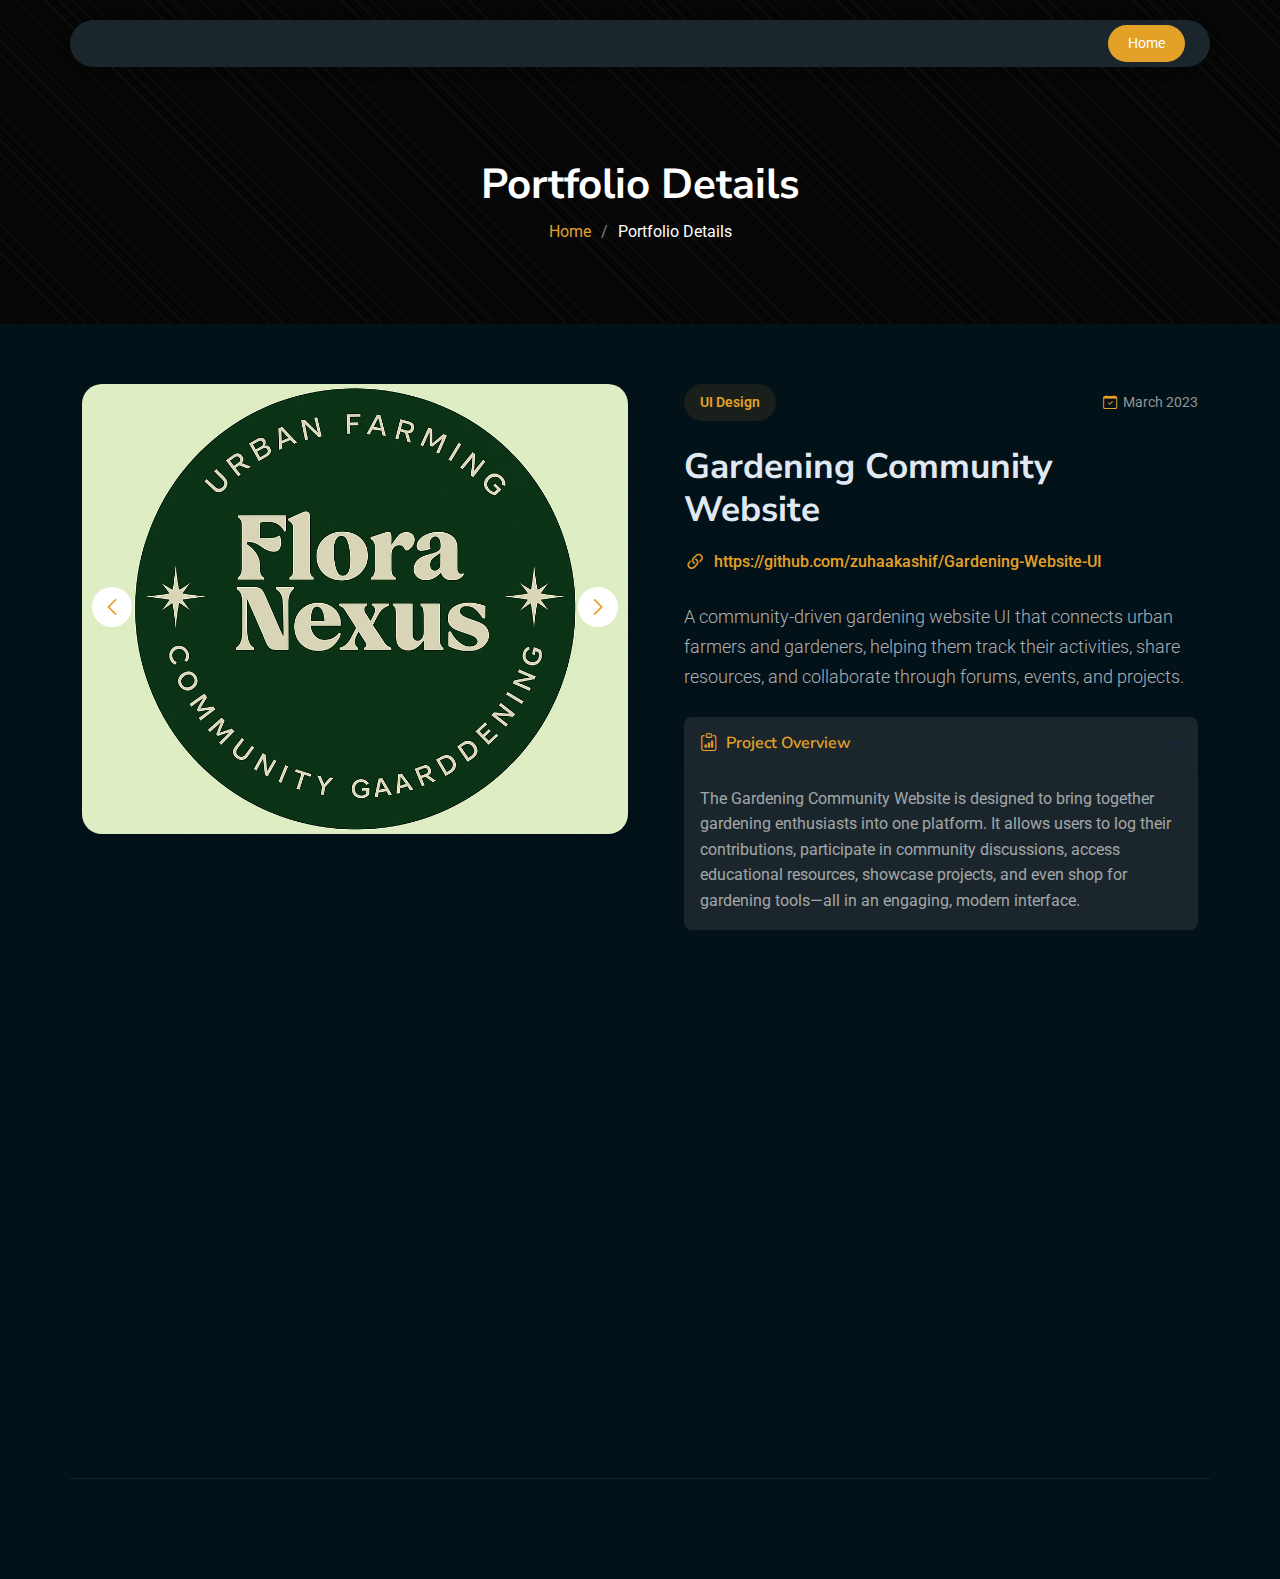
<file: flora.html>
<!DOCTYPE html>
<html lang="en">

<head>
  <meta charset="utf-8">
  <meta content="width=device-width, initial-scale=1.0" name="viewport">
  <title>Portfolio Details</title>
  <meta name="description" content="">
  <meta name="keywords" content="">

  <!-- Favicons -->
  <link href="assets/img/favicon.png" rel="icon">
  <link href="assets/img/apple-touch-icon.png" rel="apple-touch-icon">

  <!-- Fonts -->
  <link href="https://fonts.googleapis.com" rel="preconnect">
  <link href="https://fonts.gstatic.com" rel="preconnect" crossorigin>
  <link href="https://fonts.googleapis.com/css2?family=Roboto:ital,wght@0,100;0,300;0,400;0,500;0,700;0,900;1,100;1,300;1,400;1,500;1,700;1,900&family=Raleway:ital,wght@0,100;0,200;0,300;0,400;0,500;0,600;0,700;0,800;0,900;1,100;1,200;1,300;1,400;1,500;1,600;1,700;1,800;1,900&family=Nunito+Sans:ital,wght@0,200;0,300;0,400;0,600;0,700;0,800;0,900;1,200;1,300;1,400;1,600;1,700;1,800;1,900&display=swap" rel="stylesheet">

  <!-- Vendor CSS Files -->
  <link href="assets/vendor/bootstrap/css/bootstrap.min.css" rel="stylesheet">
  <link href="assets/vendor/bootstrap-icons/bootstrap-icons.css" rel="stylesheet">
  <link href="assets/vendor/aos/aos.css" rel="stylesheet">
  <link href="assets/vendor/swiper/swiper-bundle.min.css" rel="stylesheet">
  <link href="assets/vendor/glightbox/css/glightbox.min.css" rel="stylesheet">

  <!-- Main CSS File -->
  <link href="assets/css/f.css" rel="stylesheet">

  <!-- =======================================================
  * Template Name: Strategy
  * Template URL: https://bootstrapmade.com/strategy-bootstrap-agency-template/
  * Updated: Jun 06 2025 with Bootstrap v5.3.6
  * Author: BootstrapMade.com
  * License: https://bootstrapmade.com/license/
  ======================================================== -->
</head>

<body class="portfolio-details-page">

  <header id="header" class="header d-flex align-items-center fixed-top">
    <div class="header-container container-fluid container-xl position-relative d-flex align-items-center justify-content-between">



      <nav id="navmenu" class="navmenu">

        <i class="mobile-nav-toggle d-xl-none bi bi-list"></i>
      </nav>

      <a class="btn-getstarted" href="index.html">Home</a>

    </div>
  </header>

  <main class="main">

    <!-- Page Title -->
    <div class="page-title dark-background" data-aos="fade">
      <div class="container position-relative">
        <h1>Portfolio Details</h1>
        
        <nav class="breadcrumbs">
          <ol>
            <li><a href="index.html">Home</a></li>
            <li class="current">Portfolio Details</li>
          </ol>
        </nav>
      </div>
    </div><!-- End Page Title -->

    <!-- Portfolio Details Section -->
    <section id="portfolio-details" class="portfolio-details section">

      <div class="container" data-aos="fade-up" data-aos-delay="100">

        <div class="row gy-4">
          <div class="col-lg-6" data-aos="fade-right">
            <div class="portfolio-details-media">
              <div class="main-image">
                <div class="portfolio-details-slider swiper init-swiper" data-aos="zoom-in">
                  <script type="application/json" class="swiper-config">
                    {
                      "loop": true,
                      "speed": 1000,
                      "autoplay": {
                        "delay": 6000
                      },
                      "effect": "creative",
                      "creativeEffect": {
                        "prev": {
                          "shadow": true,
                          "translate": [0, 0, -400]
                        },
                        "next": {
                          "translate": ["100%", 0, 0]
                        }
                      },
                      "slidesPerView": 1,
                      "navigation": {
                        "nextEl": ".swiper-button-next",
                        "prevEl": ".swiper-button-prev"
                      }
                    }
                  </script>
                  <div class="swiper-wrapper">
                    <div class="swiper-slide">
                      <img src="assets/img/portfolio/floranexuslogo.png" alt="Portfolio Image" class="img-fluid">
                    </div>
                    <div class="swiper-slide">
                      <img src="assets/img/portfolio/flora-1.png" alt="Portfolio Image" class="img-fluid">
                    </div>
                    <div class="swiper-slide">
                      <img src="assets/img/portfolio/f-2.png" alt="Portfolio Image" class="img-fluid">
                    </div>
                    <div class="swiper-slide">
                      <img src="assets/img/portfolio/f-3.png" alt="Portfolio Image" class="img-fluid">
                    </div>
                    <div class="swiper-slide">
                      <img src="assets/img/portfolio/f-7.png" alt="Portfolio Image" class="img-fluid">
                    </div>
                    <div class="swiper-slide">
                      <img src="assets/img/portfolio/f-8.png" alt="Portfolio Image" class="img-fluid">
                    </div>
                    <div class="swiper-slide">
                      <img src="assets/img/portfolio/f-4.png" alt="Portfolio Image" class="img-fluid">
                    </div>
                    <div class="swiper-slide">
                      <img src="assets/img/portfolio/f-5.png" alt="Portfolio Image" class="img-fluid">
                    </div>
                    <div class="swiper-slide">
                      <img src="assets/img/portfolio/f-6.png" alt="Portfolio Image" class="img-fluid">
                    </div>




                  </div>
                  <div class="swiper-button-prev"></div>
                  <div class="swiper-button-next"></div>
                </div>
              </div>

              

              <div class="tech-stack-badges" data-aos="fade-up" data-aos-delay="300">
                <span>HTML</span>
                <span>CSS</span>
                <span>JavaScript</span>
                <span>Figma</span>
              </div>
            </div>
          </div>

          <div class="col-lg-6" data-aos="fade-left">
            <div class="portfolio-details-content">
              <div class="project-meta">
                <div class="badge-wrapper">
                  <span class="project-badge">UI Design</span>
                </div>
                <div class="date-client">
                  <div class="meta-item">
                    <i class="bi bi-calendar-check"></i>
                    <span>March 2023</span>
                  </div>
                  
                </div>
              </div>

              <h2 class="project-title">Gardening Community Website </h2>

              <div class="project-website">
                <i class="bi bi-link-45deg"></i>
                <a href="#" target="_blank">https://github.com/zuhaakashif/Gardening-Website-UI</a>
              </div>

              <div class="project-overview">
                <p class="lead">
                  A community-driven gardening website UI that connects urban farmers and gardeners, helping them track their activities, share resources, and collaborate through forums, events, and projects.

                <div class="accordion project-accordion" id="portfolio-details-projectAccordion">
                  <div class="accordion-item" data-aos="fade-up">
                    <h2 class="accordion-header">
                      <button class="accordion-button" type="button" data-bs-toggle="collapse" data-bs-target="#portfolio-details-collapse-1" aria-expanded="true" aria-controls="collapseOne">
                        <i class="bi bi-clipboard-data me-2"></i> Project Overview
                      </button>
                    </h2>
                    <div id="portfolio-details-collapse-1" class="accordion-collapse collapse show" data-bs-parent="#portfolio-details-projectAccordion">
                      <div class="accordion-body">
                        <p>The Gardening Community Website is designed to bring together gardening enthusiasts into one platform. It allows users to log their contributions, participate in community discussions, access educational resources, showcase projects, and even shop for gardening tools—all in an engaging, modern interface.</p>
                      </div>
                    </div>
                  </div>

                  <div class="accordion-item" data-aos="fade-up" data-aos-delay="100">
                    <h2 class="accordion-header">
                      <button class="accordion-button collapsed" type="button" data-bs-toggle="collapse" data-bs-target="#portfolio-details-collapse-2" aria-expanded="false" aria-controls="collapseTwo">
                        <i class="bi bi-exclamation-diamond me-2"></i> Challenge
                      </button>
                    </h2>
                    <div id="portfolio-details-collapse-2" class="accordion-collapse collapse" data-bs-parent="#portfolio-details-projectAccordion">
                      <div class="accordion-body">
                        <p>Many gardening enthusiasts lack a centralized digital space to track activities, share resources, and collaborate with like-minded people. Existing platforms are fragmented, making it harder for communities to grow and stay engaged.</p>
                      </div>
                    </div>
                  </div>

                  <div class="accordion-item" data-aos="fade-up" data-aos-delay="200">
                    <h2 class="accordion-header">
                      <button class="accordion-button collapsed" type="button" data-bs-toggle="collapse" data-bs-target="#portfolio-details-collapse-3" aria-expanded="false" aria-controls="collapseThree">
                        <i class="bi bi-award me-2"></i> Impact
                      </button>
                    </h2>
                    <div id="portfolio-details-collapse-3" class="accordion-collapse collapse" data-bs-parent="#portfolio-details-projectAccordion">
                      <div class="accordion-body">
                        <p>By providing a centralized platform, this UI fosters stronger community involvement, encourages sustainable gardening practices, and empowers users with resources and tools to enhance their gardening journey.</p>                      
                      </div>
                    </div>
                  </div>
                </div>
              </div>

              <div class="project-features" data-aos="fade-up" data-aos-delay="300">
                <h3><i class="bi bi-stars"></i> Key Features</h3>
                <div class="row g-3">
                  <div class="col-md-6">
                    <ul class="feature-list">
                      <li><i class="bi bi-check2-circle"></i> DLogin & Sign-Up System</li>
                      <li><i class="bi bi-check2-circle"></i> Dashboard</li>
                      <li><i class="bi bi-check2-circle"></i> Community Forum</li>
                      <li><i class="bi bi-check2-circle"></i> Marketplace</li>
                    </ul>
                  </div>
                  <div class="col-md-6">
                    <ul class="feature-list">
                      <li><i class="bi bi-check2-circle"></i> Resource Library</li>
                      <li><i class="bi bi-check2-circle"></i> Event Calendar</li>
                      <li><i class="bi bi-check2-circle"></i> Project Showcase</li>

                    </ul>
                  </div>
                </div>
              </div>

              <div class="cta-buttons" data-aos="fade-up" data-aos-delay="400">
                <a href="https://github.com/zuhaakashif/Gardening-Website-UI" class="btn-view-project">View Live Project</a>
                <a href="acucare.html" class="btn-next-project">Next Project <i class="bi bi-arrow-right"></i></a>
              </div>
            </div>
          </div>
        </div>

      </div>

    </section><!-- /Portfolio Details Section -->

  </main>

  <footer id="footer" class="footer">

    <div class="container footer-top">
      <div class="row gy-4">


        

        

        

      </div>
    </div>


  </footer>

  <!-- Scroll Top -->
  <a href="#" id="scroll-top" class="scroll-top d-flex align-items-center justify-content-center"><i class="bi bi-arrow-up-short"></i></a>

  <!-- Preloader -->
  <div id="preloader"></div>

  <!-- Vendor JS Files -->
  <script src="assets/vendor/bootstrap/js/bootstrap.bundle.min.js"></script>
  <script src="assets/vendor/php-email-form/validate.js"></script>
  <script src="assets/vendor/aos/aos.js"></script>
  <script src="assets/vendor/swiper/swiper-bundle.min.js"></script>
  <script src="assets/vendor/glightbox/js/glightbox.min.js"></script>
  <script src="assets/vendor/imagesloaded/imagesloaded.pkgd.min.js"></script>
  <script src="assets/vendor/isotope-layout/isotope.pkgd.min.js"></script>

  <!-- Main JS File -->
  <script src="assets/js/main.js"></script>

</body>

</html>
</file>
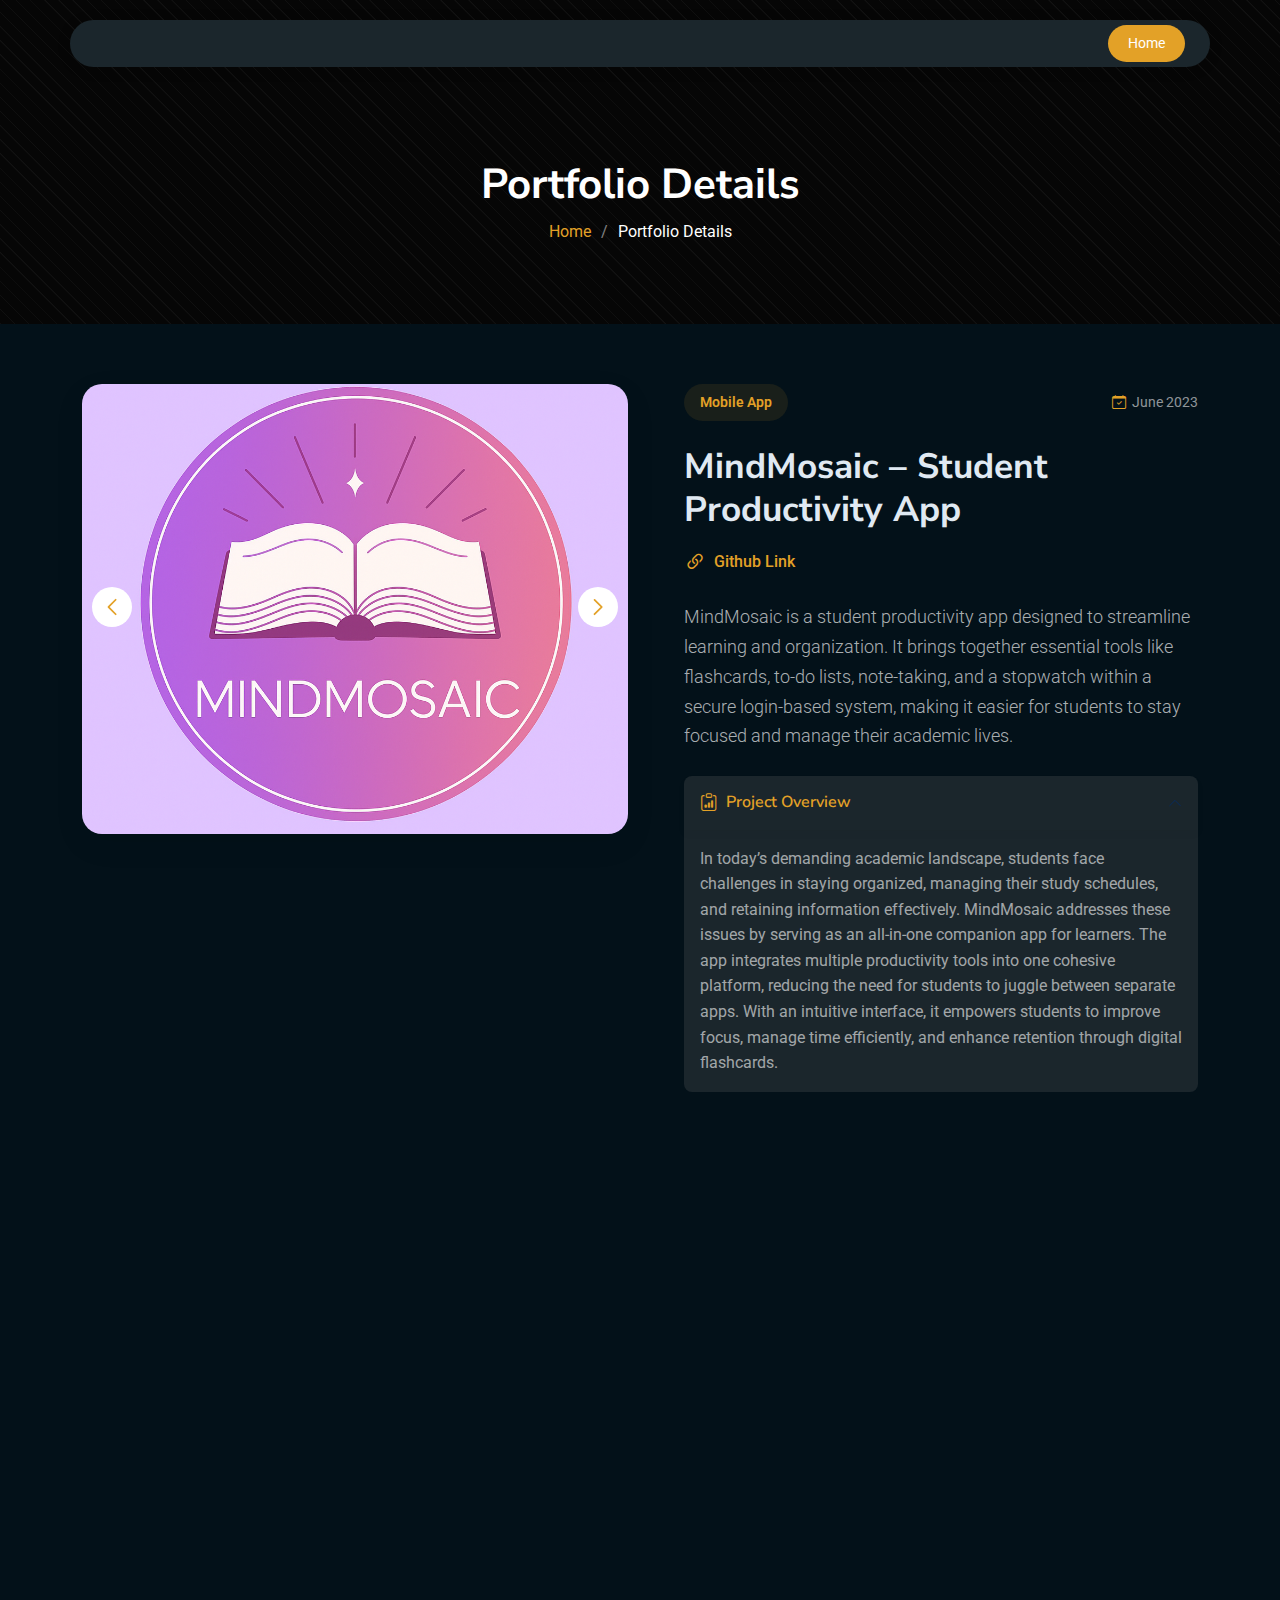
<file: mindmosaic.html>
<!DOCTYPE html>
<html lang="en">

<head>
  <meta charset="utf-8">
  <meta content="width=device-width, initial-scale=1.0" name="viewport">
  <title>Portfolio Details</title>
  <meta name="description" content="">
  <meta name="keywords" content="">

  <!-- Favicons -->
  <link href="assets/img/favicon.png" rel="icon">
  <link href="assets/img/apple-touch-icon.png" rel="apple-touch-icon">

  <!-- Fonts -->
  <link href="https://fonts.googleapis.com" rel="preconnect">
  <link href="https://fonts.gstatic.com" rel="preconnect" crossorigin>
  <link href="https://fonts.googleapis.com/css2?family=Roboto:ital,wght@0,100;0,300;0,400;0,500;0,700;0,900;1,100;1,300;1,400;1,500;1,700;1,900&family=Raleway:ital,wght@0,100;0,200;0,300;0,400;0,500;0,600;0,700;0,800;0,900;1,100;1,200;1,300;1,400;1,500;1,600;1,700;1,800;1,900&family=Nunito+Sans:ital,wght@0,200;0,300;0,400;0,600;0,700;0,800;0,900;1,200;1,300;1,400;1,600;1,700;1,800;1,900&display=swap" rel="stylesheet">

  <!-- Vendor CSS Files -->
  <link href="assets/vendor/bootstrap/css/bootstrap.min.css" rel="stylesheet">
  <link href="assets/vendor/bootstrap-icons/bootstrap-icons.css" rel="stylesheet">
  <link href="assets/vendor/aos/aos.css" rel="stylesheet">
  <link href="assets/vendor/swiper/swiper-bundle.min.css" rel="stylesheet">
  <link href="assets/vendor/glightbox/css/glightbox.min.css" rel="stylesheet">

  <!-- Main CSS File -->
  <link href="assets/css/mm.css" rel="stylesheet">

  <!-- =======================================================
  * Template Name: Strategy
  * Template URL: https://bootstrapmade.com/strategy-bootstrap-agency-template/
  * Updated: Jun 06 2025 with Bootstrap v5.3.6
  * Author: BootstrapMade.com
  * License: https://bootstrapmade.com/license/
  ======================================================== -->
</head>

<body class="portfolio-details-page">

  <header id="header" class="header d-flex align-items-center fixed-top">
    <div class="header-container container-fluid container-xl position-relative d-flex align-items-center justify-content-between">



      <nav id="navmenu" class="navmenu">

        <i class="mobile-nav-toggle d-xl-none bi bi-list"></i>
      </nav>

      <a class="btn-getstarted" href="index.html">Home</a>

    </div>
  </header>

  <main class="main">

    <!-- Page Title -->
    <div class="page-title dark-background" data-aos="fade">
      <div class="container position-relative">
        <h1>Portfolio Details</h1>
        
        <nav class="breadcrumbs">
          <ol>
            <li><a href="index.html">Home</a></li>
            <li class="current">Portfolio Details</li>
          </ol>
        </nav>
      </div>
    </div><!-- End Page Title -->

    <!-- Portfolio Details Section -->
    <section id="portfolio-details" class="portfolio-details section">

      <div class="container" data-aos="fade-up" data-aos-delay="100">

        <div class="row gy-4">
          <div class="col-lg-6" data-aos="fade-right">
            <div class="portfolio-details-media">
              <div class="main-image">
                <div class="portfolio-details-slider swiper init-swiper" data-aos="zoom-in">
                  <script type="application/json" class="swiper-config">
                    {
                      "loop": true,
                      "speed": 1000,
                      "autoplay": {
                        "delay": 6000
                      },
                      "effect": "creative",
                      "creativeEffect": {
                        "prev": {
                          "shadow": true,
                          "translate": [0, 0, -400]
                        },
                        "next": {
                          "translate": ["100%", 0, 0]
                        }
                      },
                      "slidesPerView": 1,
                      "navigation": {
                        "nextEl": ".swiper-button-next",
                        "prevEl": ".swiper-button-prev"
                      }
                    }
                  </script>
                  <div class="swiper-wrapper">
                    <div class="swiper-slide">
                      <img src="assets/img/portfolio/mmlogo.png" alt="Portfolio Image" class="img-fluid">
                    </div>
                    <div class="swiper-slide">
                      <img src="assets/img/portfolio/mm-1.png" alt="Portfolio Image" class="img-fluid">
                    </div>
                    <div class="swiper-slide">
                      <img src="assets/img/portfolio/mm-2.png" alt="Portfolio Image" class="img-fluid">
                    </div>
                    <div class="swiper-slide">
                      <img src="assets/img/portfolio/mm-3.png" alt="Portfolio Image" class="img-fluid">
                    </div>
                    <div class="swiper-slide">
                      <img src="assets/img/portfolio/mm-4.png" alt="Portfolio Image" class="img-fluid">
                    </div>
                    <div class="swiper-slide">
                      <img src="assets/img/portfolio/mm-5.png" alt="Portfolio Image" class="img-fluid">
                    </div>
                    <div class="swiper-slide">
                      <img src="assets/img/portfolio/mm-6.png" alt="Portfolio Image" class="img-fluid">
                    </div>
                    <div class="swiper-slide">
                      <img src="assets/img/portfolio/mm-7.png" alt="Portfolio Image" class="img-fluid">
                    </div>
                    <div class="swiper-slide">
                      <img src="assets/img/portfolio/mm-8.png" alt="Portfolio Image" class="img-fluid">
                    </div>
                    <div class="swiper-slide">
                      <img src="assets/img/portfolio/mm-9.png" alt="Portfolio Image" class="img-fluid">
                    </div>



                  </div>
                  <div class="swiper-button-prev"></div>
                  <div class="swiper-button-next"></div>
                </div>
              </div>

              

              <div class="tech-stack-badges" data-aos="fade-up" data-aos-delay="300">
                <span>Flutter</span>
                <span>Firebase</span>
                <span>Figma</span>
                <span>Dart</span>
              </div>
            </div>
          </div>

          <div class="col-lg-6" data-aos="fade-left">
            <div class="portfolio-details-content">
              <div class="project-meta">
                <div class="badge-wrapper">
                  <span class="project-badge">Mobile App</span>
                </div>
                <div class="date-client">
                  <div class="meta-item">
                    <i class="bi bi-calendar-check"></i>
                    <span>June 2023</span>
                  </div>
                  
                </div>
              </div>

              <h2 class="project-title">MindMosaic – Student Productivity App</h2>

              <div class="project-website">
                <i class="bi bi-link-45deg"></i>
                <a href="https://github.com/zuhaakashif/Mind-Mosaic" target="_blank">Github Link</a>
              </div>

              <div class="project-overview">
                <p class="lead">
                  MindMosaic is a student productivity app designed to streamline learning and organization. It brings together essential tools like flashcards, to-do lists, note-taking, and a stopwatch within a secure login-based system, making it easier for students to stay focused and manage their academic lives.

                <div class="accordion project-accordion" id="portfolio-details-projectAccordion">
                  <div class="accordion-item" data-aos="fade-up">
                    <h2 class="accordion-header">
                      <button class="accordion-button" type="button" data-bs-toggle="collapse" data-bs-target="#portfolio-details-collapse-1" aria-expanded="true" aria-controls="collapseOne">
                        <i class="bi bi-clipboard-data me-2"></i> Project Overview
                      </button>
                    </h2>
                    <div id="portfolio-details-collapse-1" class="accordion-collapse collapse show" data-bs-parent="#portfolio-details-projectAccordion">
                      <div class="accordion-body">
                        <p>In today’s demanding academic landscape, students face challenges in staying organized, managing their study schedules, and retaining information effectively. MindMosaic addresses these issues by serving as an all-in-one companion app for learners. The app integrates multiple productivity tools into one cohesive platform, reducing the need for students to juggle between separate apps. With an intuitive interface, it empowers students to improve focus, manage time efficiently, and enhance retention through digital flashcards.</p>
                      </div>
                    </div>
                  </div>

                  <div class="accordion-item" data-aos="fade-up" data-aos-delay="100">
                    <h2 class="accordion-header">
                      <button class="accordion-button collapsed" type="button" data-bs-toggle="collapse" data-bs-target="#portfolio-details-collapse-2" aria-expanded="false" aria-controls="collapseTwo">
                        <i class="bi bi-exclamation-diamond me-2"></i> Challenge
                      </button>
                    </h2>
                    <div id="portfolio-details-collapse-2" class="accordion-collapse collapse" data-bs-parent="#portfolio-details-projectAccordion">
                      <div class="accordion-body">
                        <p>Students often rely on multiple apps for productivity—one for notes, another for flashcards, a separate to-do list, and so on. This fragmentation causes distractions and inefficiency. The challenge was to design a unified, student-friendly application that balances simplicity with powerful functionality.</p>
                      </div>
                    </div>
                  </div>

                  <div class="accordion-item" data-aos="fade-up" data-aos-delay="200">
                    <h2 class="accordion-header">
                      <button class="accordion-button collapsed" type="button" data-bs-toggle="collapse" data-bs-target="#portfolio-details-collapse-3" aria-expanded="false" aria-controls="collapseThree">
                        <i class="bi bi-award me-2"></i> Impact
                      </button>
                    </h2>
                    <div id="portfolio-details-collapse-3" class="accordion-collapse collapse" data-bs-parent="#portfolio-details-projectAccordion">
                      <div class="accordion-body">
                        <p>MindMosaic provides students with a centralized productivity ecosystem that helps reduce distractions and improve academic outcomes. By consolidating key study tools into one app, it saves time, enhances focus, and makes learning more engaging. The flashcards system improves memory recall, while task and note management keep students on top of their academic responsibilities.</p>                      
                      </div>
                    </div>
                  </div>
                </div>
              </div>

              <div class="project-features" data-aos="fade-up" data-aos-delay="300">
                <h3><i class="bi bi-stars"></i> Key Features</h3>
                <div class="row g-3">
                  <div class="col-md-6">
                    <ul class="feature-list">
                      <li><i class="bi bi-check2-circle"></i> Digital flashcards for active recall</li>
                      <li><i class="bi bi-check2-circle"></i> To-do list with task tracking</li>
                      <li><i class="bi bi-check2-circle"></i> Simple, clean note-taking feature</li>
                    </ul>
                  </div>
                  <div class="col-md-6">
                    <ul class="feature-list">
                      <li><i class="bi bi-check2-circle"></i> Stopwatch for focused study sessions</li>
                      <li><i class="bi bi-check2-circle"></i>Secure login/sign-up with authentication</li>

                    </ul>
                  </div>
                </div>
              </div>

              <div class="cta-buttons" data-aos="fade-up" data-aos-delay="400">
                <a href="https://github.com/zuhaakashif/Mind-Mosaic" class="btn-view-project">View Live Project</a>
                <a href="flora.html" class="btn-next-project">Next Project <i class="bi bi-arrow-right"></i></a>
              </div>
            </div>
          </div>
        </div>

      </div>

    </section><!-- /Portfolio Details Section -->

  </main>

  <footer id="footer" class="footer">

    <div class="container footer-top">
      <div class="row gy-4">


        

        

        

      </div>
    </div>


  </footer>

  <!-- Scroll Top -->
  <a href="#" id="scroll-top" class="scroll-top d-flex align-items-center justify-content-center"><i class="bi bi-arrow-up-short"></i></a>

  <!-- Preloader -->
  <div id="preloader"></div>

  <!-- Vendor JS Files -->
  <script src="assets/vendor/bootstrap/js/bootstrap.bundle.min.js"></script>
  <script src="assets/vendor/php-email-form/validate.js"></script>
  <script src="assets/vendor/aos/aos.js"></script>
  <script src="assets/vendor/swiper/swiper-bundle.min.js"></script>
  <script src="assets/vendor/glightbox/js/glightbox.min.js"></script>
  <script src="assets/vendor/imagesloaded/imagesloaded.pkgd.min.js"></script>
  <script src="assets/vendor/isotope-layout/isotope.pkgd.min.js"></script>

  <!-- Main JS File -->
  <script src="assets/js/main.js"></script>

</body>

</html>
</file>
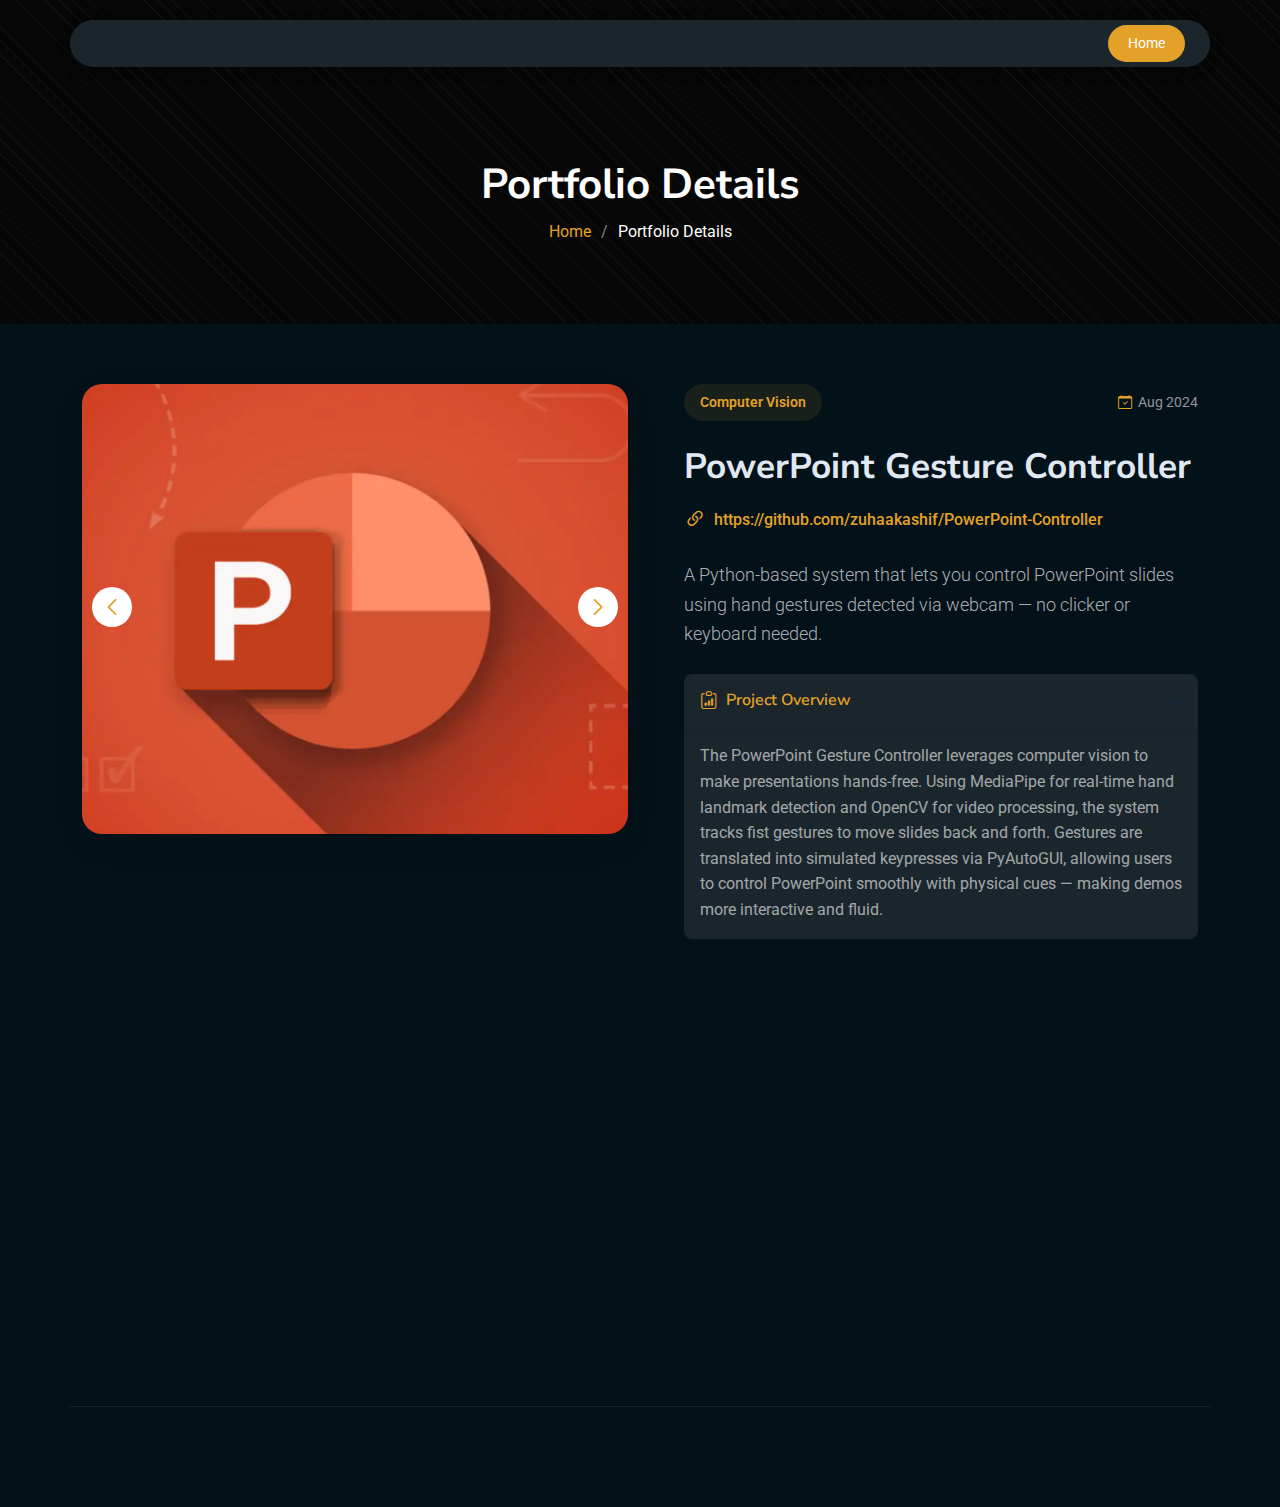
<file: pp.html>
<!DOCTYPE html>
<html lang="en">

<head>
  <meta charset="utf-8">
  <meta content="width=device-width, initial-scale=1.0" name="viewport">
  <title>Portfolio Details</title>
  <meta name="description" content="">
  <meta name="keywords" content="">

  <!-- Favicons -->
  <link href="assets/img/favicon.png" rel="icon">
  <link href="assets/img/apple-touch-icon.png" rel="apple-touch-icon">

  <!-- Fonts -->
  <link href="https://fonts.googleapis.com" rel="preconnect">
  <link href="https://fonts.gstatic.com" rel="preconnect" crossorigin>
  <link href="https://fonts.googleapis.com/css2?family=Roboto:ital,wght@0,100;0,300;0,400;0,500;0,700;0,900;1,100;1,300;1,400;1,500;1,700;1,900&family=Raleway:ital,wght@0,100;0,200;0,300;0,400;0,500;0,600;0,700;0,800;0,900;1,100;1,200;1,300;1,400;1,500;1,600;1,700;1,800;1,900&family=Nunito+Sans:ital,wght@0,200;0,300;0,400;0,600;0,700;0,800;0,900;1,200;1,300;1,400;1,600;1,700;1,800;1,900&display=swap" rel="stylesheet">

  <!-- Vendor CSS Files -->
  <link href="assets/vendor/bootstrap/css/bootstrap.min.css" rel="stylesheet">
  <link href="assets/vendor/bootstrap-icons/bootstrap-icons.css" rel="stylesheet">
  <link href="assets/vendor/aos/aos.css" rel="stylesheet">
  <link href="assets/vendor/swiper/swiper-bundle.min.css" rel="stylesheet">
  <link href="assets/vendor/glightbox/css/glightbox.min.css" rel="stylesheet">

  <!-- Main CSS File -->
  <link href="assets/css/pp.css" rel="stylesheet">

  <!-- =======================================================
  * Template Name: Strategy
  * Template URL: https://bootstrapmade.com/strategy-bootstrap-agency-template/
  * Updated: Jun 06 2025 with Bootstrap v5.3.6
  * Author: BootstrapMade.com
  * License: https://bootstrapmade.com/license/
  ======================================================== -->
</head>

<body class="portfolio-details-page">

  <header id="header" class="header d-flex align-items-center fixed-top">
    <div class="header-container container-fluid container-xl position-relative d-flex align-items-center justify-content-between">



      <nav id="navmenu" class="navmenu">

        <i class="mobile-nav-toggle d-xl-none bi bi-list"></i>
      </nav>

      <a class="btn-getstarted" href="index.html">Home</a>

    </div>
  </header>

  <main class="main">

    <!-- Page Title -->
    <div class="page-title dark-background" data-aos="fade">
      <div class="container position-relative">
        <h1>Portfolio Details</h1>
        
        <nav class="breadcrumbs">
          <ol>
            <li><a href="index.html">Home</a></li>
            <li class="current">Portfolio Details</li>
          </ol>
        </nav>
      </div>
    </div><!-- End Page Title -->

    <!-- Portfolio Details Section -->
    <section id="portfolio-details" class="portfolio-details section">

      <div class="container" data-aos="fade-up" data-aos-delay="100">

        <div class="row gy-4">
          <div class="col-lg-6" data-aos="fade-right">
            <div class="portfolio-details-media">
              <div class="main-image">
                <div class="portfolio-details-slider swiper init-swiper" data-aos="zoom-in">
                  <script type="application/json" class="swiper-config">
                    {
                      "loop": true,
                      "speed": 1000,
                      "autoplay": {
                        "delay": 6000
                      },
                      "effect": "creative",
                      "creativeEffect": {
                        "prev": {
                          "shadow": true,
                          "translate": [0, 0, -400]
                        },
                        "next": {
                          "translate": ["100%", 0, 0]
                        }
                      },
                      "slidesPerView": 1,
                      "navigation": {
                        "nextEl": ".swiper-button-next",
                        "prevEl": ".swiper-button-prev"
                      }
                    }
                  </script>
                  <div class="swiper-wrapper">
                    <div class="swiper-slide">
                      <img src="assets/img/portfolio/pp-6.png" alt="Portfolio Image" class="img-fluid">
                    </div>
                    <div class="swiper-slide">
                      <img src="assets/img/portfolio/pp-2.png" alt="Portfolio Image" class="img-fluid">
                    </div>
                    <div class="swiper-slide">
                      <img src="assets/img/portfolio/pp-3.png" alt="Portfolio Image" class="img-fluid">
                    </div>
                    <div class="swiper-slide">
                      <img src="assets/img/portfolio/pp-5.png" alt="Portfolio Image" class="img-fluid">
                    </div>



                  </div>
                  <div class="swiper-button-prev"></div>
                  <div class="swiper-button-next"></div>
                </div>
              </div>

              

              <div class="tech-stack-badges" data-aos="fade-up" data-aos-delay="300">
                <span>Python</span>
                <span>OpenCv</span>
                <span>MediaPipe</span>
                <span>PyAutoGUI</span>
              </div>
            </div>
          </div>

          <div class="col-lg-6" data-aos="fade-left">
            <div class="portfolio-details-content">
              <div class="project-meta">
                <div class="badge-wrapper">
                  <span class="project-badge">Computer Vision</span>
                </div>
                <div class="date-client">
                  <div class="meta-item">
                    <i class="bi bi-calendar-check"></i>
                    <span>Aug 2024</span>
                  </div>
                  
                </div>
              </div>

              <h2 class="project-title">PowerPoint Gesture Controller</h2>

              <div class="project-website">
                <i class="bi bi-link-45deg"></i>
                <a href="#" target="_blank">https://github.com/zuhaakashif/PowerPoint-Controller</a>
              </div>

              <div class="project-overview">
                <p class="lead">
                  A Python-based system that lets you control PowerPoint slides using hand gestures detected via webcam — no clicker or keyboard needed.

                <div class="accordion project-accordion" id="portfolio-details-projectAccordion">
                  <div class="accordion-item" data-aos="fade-up">
                    <h2 class="accordion-header">
                      <button class="accordion-button" type="button" data-bs-toggle="collapse" data-bs-target="#portfolio-details-collapse-1" aria-expanded="true" aria-controls="collapseOne">
                        <i class="bi bi-clipboard-data me-2"></i> Project Overview
                      </button>
                    </h2>
                    <div id="portfolio-details-collapse-1" class="accordion-collapse collapse show" data-bs-parent="#portfolio-details-projectAccordion">
                      <div class="accordion-body">
                        <p>The PowerPoint Gesture Controller leverages computer vision to make presentations hands-free. Using MediaPipe for real-time hand landmark detection and OpenCV for video processing, the system tracks fist gestures to move slides back and forth. Gestures are translated into simulated keypresses via PyAutoGUI, allowing users to control PowerPoint smoothly with physical cues — making demos more interactive and fluid.</p>
                      </div>
                    </div>
                  </div>

                  <div class="accordion-item" data-aos="fade-up" data-aos-delay="100">
                    <h2 class="accordion-header">
                      <button class="accordion-button collapsed" type="button" data-bs-toggle="collapse" data-bs-target="#portfolio-details-collapse-2" aria-expanded="false" aria-controls="collapseTwo">
                        <i class="bi bi-exclamation-diamond me-2"></i> Challenge
                      </button>
                    </h2>
                    <div id="portfolio-details-collapse-2" class="accordion-collapse collapse" data-bs-parent="#portfolio-details-projectAccordion">
                      <div class="accordion-body">
                        <p>Traditional presentation tools—like clickers or keyboards—can tether presenters, limiting movement or making transitions feel clunky. The challenge was to build a gesture-based interface that’s responsive, intuitive, and low-cost, enabling presenters to navigate slides naturally with hand motions.</p>
                      </div>
                    </div>
                  </div>

                  <div class="accordion-item" data-aos="fade-up" data-aos-delay="200">
                    <h2 class="accordion-header">
                      <button class="accordion-button collapsed" type="button" data-bs-toggle="collapse" data-bs-target="#portfolio-details-collapse-3" aria-expanded="false" aria-controls="collapseThree">
                        <i class="bi bi-award me-2"></i> Impact
                      </button>
                    </h2>
                    <div id="portfolio-details-collapse-3" class="accordion-collapse collapse" data-bs-parent="#portfolio-details-projectAccordion">
                      <div class="accordion-body">
                        <p>The project creates a more engaging presentation experience by enabling hands-free navigation, allowing presenters to be more dynamic and expressive. It’s especially useful in educational settings, live demos, or remote presentations where mobility and flow matter.</p>                      </div>
                    </div>
                  </div>
                </div>
              </div>

              <div class="project-features" data-aos="fade-up" data-aos-delay="300">
                <h3><i class="bi bi-stars"></i> Key Features</h3>
                <div class="row g-3">
                  <div class="col-md-6">
                    <ul class="feature-list">
                      <li><i class="bi bi-check2-circle"></i> Gesture-Based Navigation</li>
                      <li><i class="bi bi-check2-circle"></i> Real-Time Detection</li>
                      
                    </ul>
                  </div>
                  <div class="col-md-6">
                    <ul class="feature-list">
                      <li><i class="bi bi-check2-circle"></i> Easy Setup</li>
                      <li><i class="bi bi-check2-circle"></i> Presentation Flow</li>

                    </ul>
                  </div>
                </div>
              </div>

              <div class="cta-buttons" data-aos="fade-up" data-aos-delay="400">
                <a href="https://github.com/zuhaakashif/PowerPoint-Controller" class="btn-view-project">View Live Project</a>
                <a href="mindmosaic.html" class="btn-next-project">Next Project <i class="bi bi-arrow-right"></i></a>
              </div>
            </div>
          </div>
        </div>

      </div>

    </section><!-- /Portfolio Details Section -->

  </main>

  <footer id="footer" class="footer">

    <div class="container footer-top">
      <div class="row gy-4">


        

        

        

      </div>
    </div>


  </footer>

  <!-- Scroll Top -->
  <a href="#" id="scroll-top" class="scroll-top d-flex align-items-center justify-content-center"><i class="bi bi-arrow-up-short"></i></a>

  <!-- Preloader -->
  <div id="preloader"></div>

  <!-- Vendor JS Files -->
  <script src="assets/vendor/bootstrap/js/bootstrap.bundle.min.js"></script>
  <script src="assets/vendor/php-email-form/validate.js"></script>
  <script src="assets/vendor/aos/aos.js"></script>
  <script src="assets/vendor/swiper/swiper-bundle.min.js"></script>
  <script src="assets/vendor/glightbox/js/glightbox.min.js"></script>
  <script src="assets/vendor/imagesloaded/imagesloaded.pkgd.min.js"></script>
  <script src="assets/vendor/isotope-layout/isotope.pkgd.min.js"></script>

  <!-- Main JS File -->
  <script src="assets/js/main.js"></script>

</body>

</html>
</file>
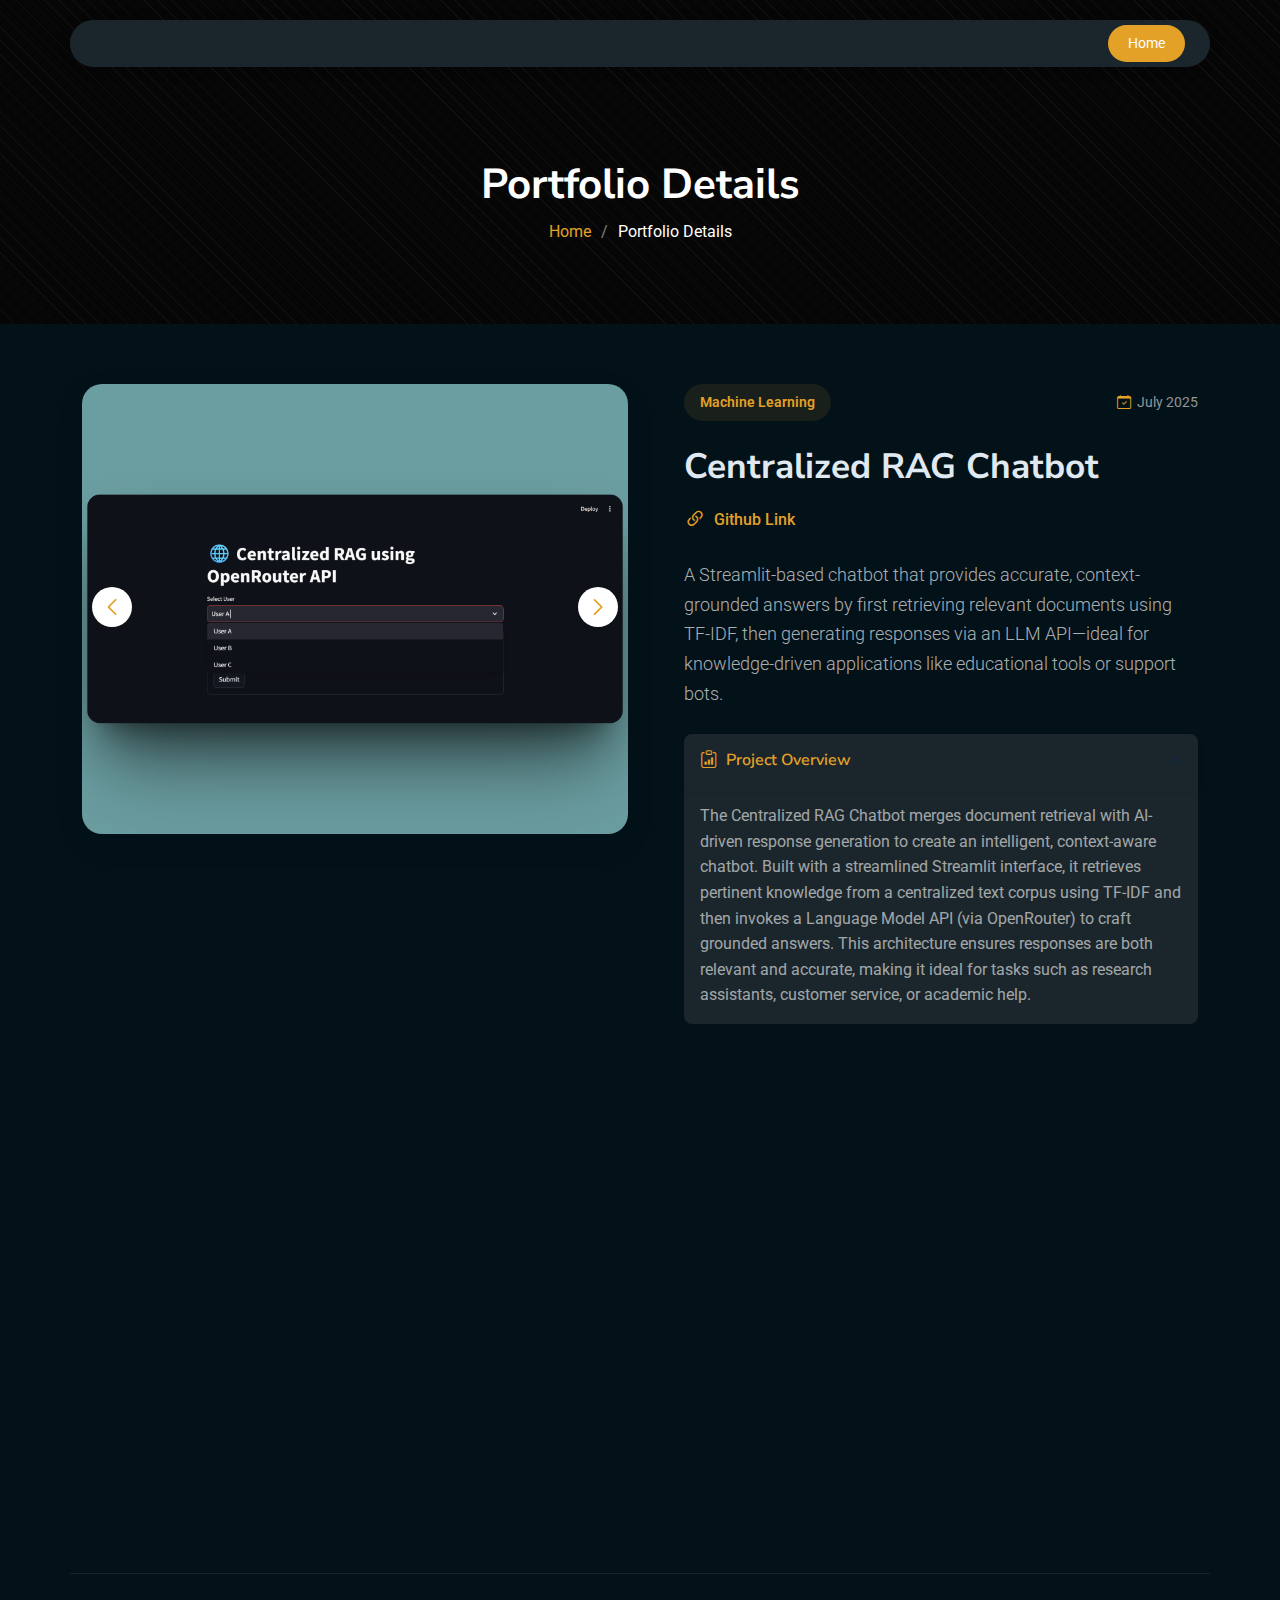
<file: rag.html>
<!DOCTYPE html>
<html lang="en">

<head>
  <meta charset="utf-8">
  <meta content="width=device-width, initial-scale=1.0" name="viewport">
  <title>Portfolio Details</title>
  <meta name="description" content="">
  <meta name="keywords" content="">

  <!-- Favicons -->
  <link href="assets/img/favicon.png" rel="icon">
  <link href="assets/img/apple-touch-icon.png" rel="apple-touch-icon">

  <!-- Fonts -->
  <link href="https://fonts.googleapis.com" rel="preconnect">
  <link href="https://fonts.gstatic.com" rel="preconnect" crossorigin>
  <link href="https://fonts.googleapis.com/css2?family=Roboto:ital,wght@0,100;0,300;0,400;0,500;0,700;0,900;1,100;1,300;1,400;1,500;1,700;1,900&family=Raleway:ital,wght@0,100;0,200;0,300;0,400;0,500;0,600;0,700;0,800;0,900;1,100;1,200;1,300;1,400;1,500;1,600;1,700;1,800;1,900&family=Nunito+Sans:ital,wght@0,200;0,300;0,400;0,600;0,700;0,800;0,900;1,200;1,300;1,400;1,600;1,700;1,800;1,900&display=swap" rel="stylesheet">

  <!-- Vendor CSS Files -->
  <link href="assets/vendor/bootstrap/css/bootstrap.min.css" rel="stylesheet">
  <link href="assets/vendor/bootstrap-icons/bootstrap-icons.css" rel="stylesheet">
  <link href="assets/vendor/aos/aos.css" rel="stylesheet">
  <link href="assets/vendor/swiper/swiper-bundle.min.css" rel="stylesheet">
  <link href="assets/vendor/glightbox/css/glightbox.min.css" rel="stylesheet">

  <!-- Main CSS File -->
  <link href="assets/css/rag.css" rel="stylesheet">

  <!-- =======================================================
  * Template Name: Strategy
  * Template URL: https://bootstrapmade.com/strategy-bootstrap-agency-template/
  * Updated: Jun 06 2025 with Bootstrap v5.3.6
  * Author: BootstrapMade.com
  * License: https://bootstrapmade.com/license/
  ======================================================== -->
</head>

<body class="portfolio-details-page">

  <header id="header" class="header d-flex align-items-center fixed-top">
    <div class="header-container container-fluid container-xl position-relative d-flex align-items-center justify-content-between">



      <nav id="navmenu" class="navmenu">

        <i class="mobile-nav-toggle d-xl-none bi bi-list"></i>
      </nav>

      <a class="btn-getstarted" href="index.html">Home</a>

    </div>
  </header>

  <main class="main">

    <!-- Page Title -->
    <div class="page-title dark-background" data-aos="fade">
      <div class="container position-relative">
        <h1>Portfolio Details</h1>
        
        <nav class="breadcrumbs">
          <ol>
            <li><a href="index.html">Home</a></li>
            <li class="current">Portfolio Details</li>
          </ol>
        </nav>
      </div>
    </div><!-- End Page Title -->

    <!-- Portfolio Details Section -->
    <section id="portfolio-details" class="portfolio-details section">

      <div class="container" data-aos="fade-up" data-aos-delay="100">

        <div class="row gy-4">
          <div class="col-lg-6" data-aos="fade-right">
            <div class="portfolio-details-media">
              <div class="main-image">
                <div class="portfolio-details-slider swiper init-swiper" data-aos="zoom-in">
                  <script type="application/json" class="swiper-config">
                    {
                      "loop": true,
                      "speed": 1000,
                      "autoplay": {
                        "delay": 6000
                      },
                      "effect": "creative",
                      "creativeEffect": {
                        "prev": {
                          "shadow": true,
                          "translate": [0, 0, -400]
                        },
                        "next": {
                          "translate": ["100%", 0, 0]
                        }
                      },
                      "slidesPerView": 1,
                      "navigation": {
                        "nextEl": ".swiper-button-next",
                        "prevEl": ".swiper-button-prev"
                      }
                    }
                  </script>
                  <div class="swiper-wrapper">
                    <div class="swiper-slide">
                      <img src="assets/img/portfolio/rag-1.png" alt="Portfolio Image" class="img-fluid">
                    </div>
                    <div class="swiper-slide">
                      <img src="assets/img/portfolio/rag-2.png" alt="Portfolio Image" class="img-fluid">
                    </div>
                    <div class="swiper-slide">
                      <img src="assets/img/portfolio/rag-3.png" alt="Portfolio Image" class="img-fluid">
                    </div>


                  </div>
                  <div class="swiper-button-prev"></div>
                  <div class="swiper-button-next"></div>
                </div>
              </div>

              

              <div class="tech-stack-badges" data-aos="fade-up" data-aos-delay="300">
                <span>Python</span>
                <span>Streamlit</span>
                <span>TF-IDF (Scikit-learn)</span>
                <span>OpenRouter API (LLM)</span>
                <span>Langchain (optional)</span>
              </div>
            </div>
          </div>

          <div class="col-lg-6" data-aos="fade-left">
            <div class="portfolio-details-content">
              <div class="project-meta">
                <div class="badge-wrapper">
                  <span class="project-badge">Machine Learning</span>
                </div>
                <div class="date-client">
                  <div class="meta-item">
                    <i class="bi bi-calendar-check"></i>
                    <span>July 2025</span>
                  </div>
                  
                </div>
              </div>

              <h2 class="project-title">Centralized RAG Chatbot</h2>

              <div class="project-website">
                <i class="bi bi-link-45deg"></i>
                <a href="https://github.com/zuhaakashif/centralized-rag-chatbot" target="_blank">Github Link</a>
              </div>

              <div class="project-overview">
                <p class="lead">
                  A Streamlit-based chatbot that provides accurate, context-grounded answers by first retrieving relevant documents using TF-IDF, then generating responses via an LLM API—ideal for knowledge-driven applications like educational tools or support bots.
                </p>

                <div class="accordion project-accordion" id="portfolio-details-projectAccordion">
                  <div class="accordion-item" data-aos="fade-up">
                    <h2 class="accordion-header">
                      <button class="accordion-button" type="button" data-bs-toggle="collapse" data-bs-target="#portfolio-details-collapse-1" aria-expanded="true" aria-controls="collapseOne">
                        <i class="bi bi-clipboard-data me-2"></i> Project Overview
                      </button>
                    </h2>
                    <div id="portfolio-details-collapse-1" class="accordion-collapse collapse show" data-bs-parent="#portfolio-details-projectAccordion">
                      <div class="accordion-body">
                        <p>The Centralized RAG Chatbot merges document retrieval with AI-driven response generation to create an intelligent, context-aware chatbot. Built with a streamlined Streamlit interface, it retrieves pertinent knowledge from a centralized text corpus using TF-IDF and then invokes a Language Model API (via OpenRouter) to craft grounded answers. This architecture ensures responses are both relevant and accurate, making it ideal for tasks such as research assistants, customer service, or academic help.</p>
                      </div>
                    </div>
                  </div>

                  <div class="accordion-item" data-aos="fade-up" data-aos-delay="100">
                    <h2 class="accordion-header">
                      <button class="accordion-button collapsed" type="button" data-bs-toggle="collapse" data-bs-target="#portfolio-details-collapse-2" aria-expanded="false" aria-controls="collapseTwo">
                        <i class="bi bi-exclamation-diamond me-2"></i> Challenge
                      </button>
                    </h2>
                    <div id="portfolio-details-collapse-2" class="accordion-collapse collapse" data-bs-parent="#portfolio-details-projectAccordion">
                      <div class="accordion-body">
                        <p>Traditional chatbots often either guess based on language patterns or lack access to reliable source material, compromising accuracy. The goal here was to design a system that first fetches human-selected knowledge, then uses that information to generate correct and context-sensitive responses—bridging the gap between language models and factual grounding.</p>
                      </div>
                    </div>
                  </div>

                  <div class="accordion-item" data-aos="fade-up" data-aos-delay="200">
                    <h2 class="accordion-header">
                      <button class="accordion-button collapsed" type="button" data-bs-toggle="collapse" data-bs-target="#portfolio-details-collapse-3" aria-expanded="false" aria-controls="collapseThree">
                        <i class="bi bi-award me-2"></i> Impact
                      </button>
                    </h2>
                    <div id="portfolio-details-collapse-3" class="accordion-collapse collapse" data-bs-parent="#portfolio-details-projectAccordion">
                      <div class="accordion-body">
                        <p>By combining retrieval and generation, the chatbot offers responses that are not only fluent but factually grounded. This hybrid approach enhances user trust and reliability, making the system valuable for learning tools, customer support, and research applications where accuracy is critical.</p>
                      </div>
                    </div>
                  </div>
                </div>
              </div>

              <div class="project-features" data-aos="fade-up" data-aos-delay="300">
                <h3><i class="bi bi-stars"></i> Key Features</h3>
                <div class="row g-3">
                  <div class="col-md-6">
                    <ul class="feature-list">
                      <li><i class="bi bi-check2-circle"></i> Centralized document knowledge base</li>
                      <li><i class="bi bi-check2-circle"></i> TF-IDF powered retrieval</li>
                      <li><i class="bi bi-check2-circle"></i> LLM-based answer generation with factual grounding</li>
                    </ul>
                  </div>
                  <div class="col-md-6">
                    <ul class="feature-list">
                      <li><i class="bi bi-check2-circle"></i> Streamlit UI for user interaction</li>
                      <li><i class="bi bi-check2-circle"></i> Adaptable for multiple domains (research, customer service, education)</li>

                    </ul>
                  </div>
                </div>
              </div>

              <div class="cta-buttons" data-aos="fade-up" data-aos-delay="400">
                <a href="https://github.com/zuhaakashif/centralized-rag-chatbot" class="btn-view-project">View Live Project</a>
                <a href="eli5.html" class="btn-next-project">Next Project <i class="bi bi-arrow-right"></i></a>
              </div>
            </div>
          </div>
        </div>

      </div>

    </section><!-- /Portfolio Details Section -->

  </main>

  <footer id="footer" class="footer">

    <div class="container footer-top">
      <div class="row gy-4">


        

        

        

      </div>
    </div>


  </footer>

  <!-- Scroll Top -->
  <a href="#" id="scroll-top" class="scroll-top d-flex align-items-center justify-content-center"><i class="bi bi-arrow-up-short"></i></a>

  <!-- Preloader -->
  <div id="preloader"></div>

  <!-- Vendor JS Files -->
  <script src="assets/vendor/bootstrap/js/bootstrap.bundle.min.js"></script>
  <script src="assets/vendor/php-email-form/validate.js"></script>
  <script src="assets/vendor/aos/aos.js"></script>
  <script src="assets/vendor/swiper/swiper-bundle.min.js"></script>
  <script src="assets/vendor/glightbox/js/glightbox.min.js"></script>
  <script src="assets/vendor/imagesloaded/imagesloaded.pkgd.min.js"></script>
  <script src="assets/vendor/isotope-layout/isotope.pkgd.min.js"></script>

  <!-- Main JS File -->
  <script src="assets/js/main.js"></script>

</body>

</html>
</file>
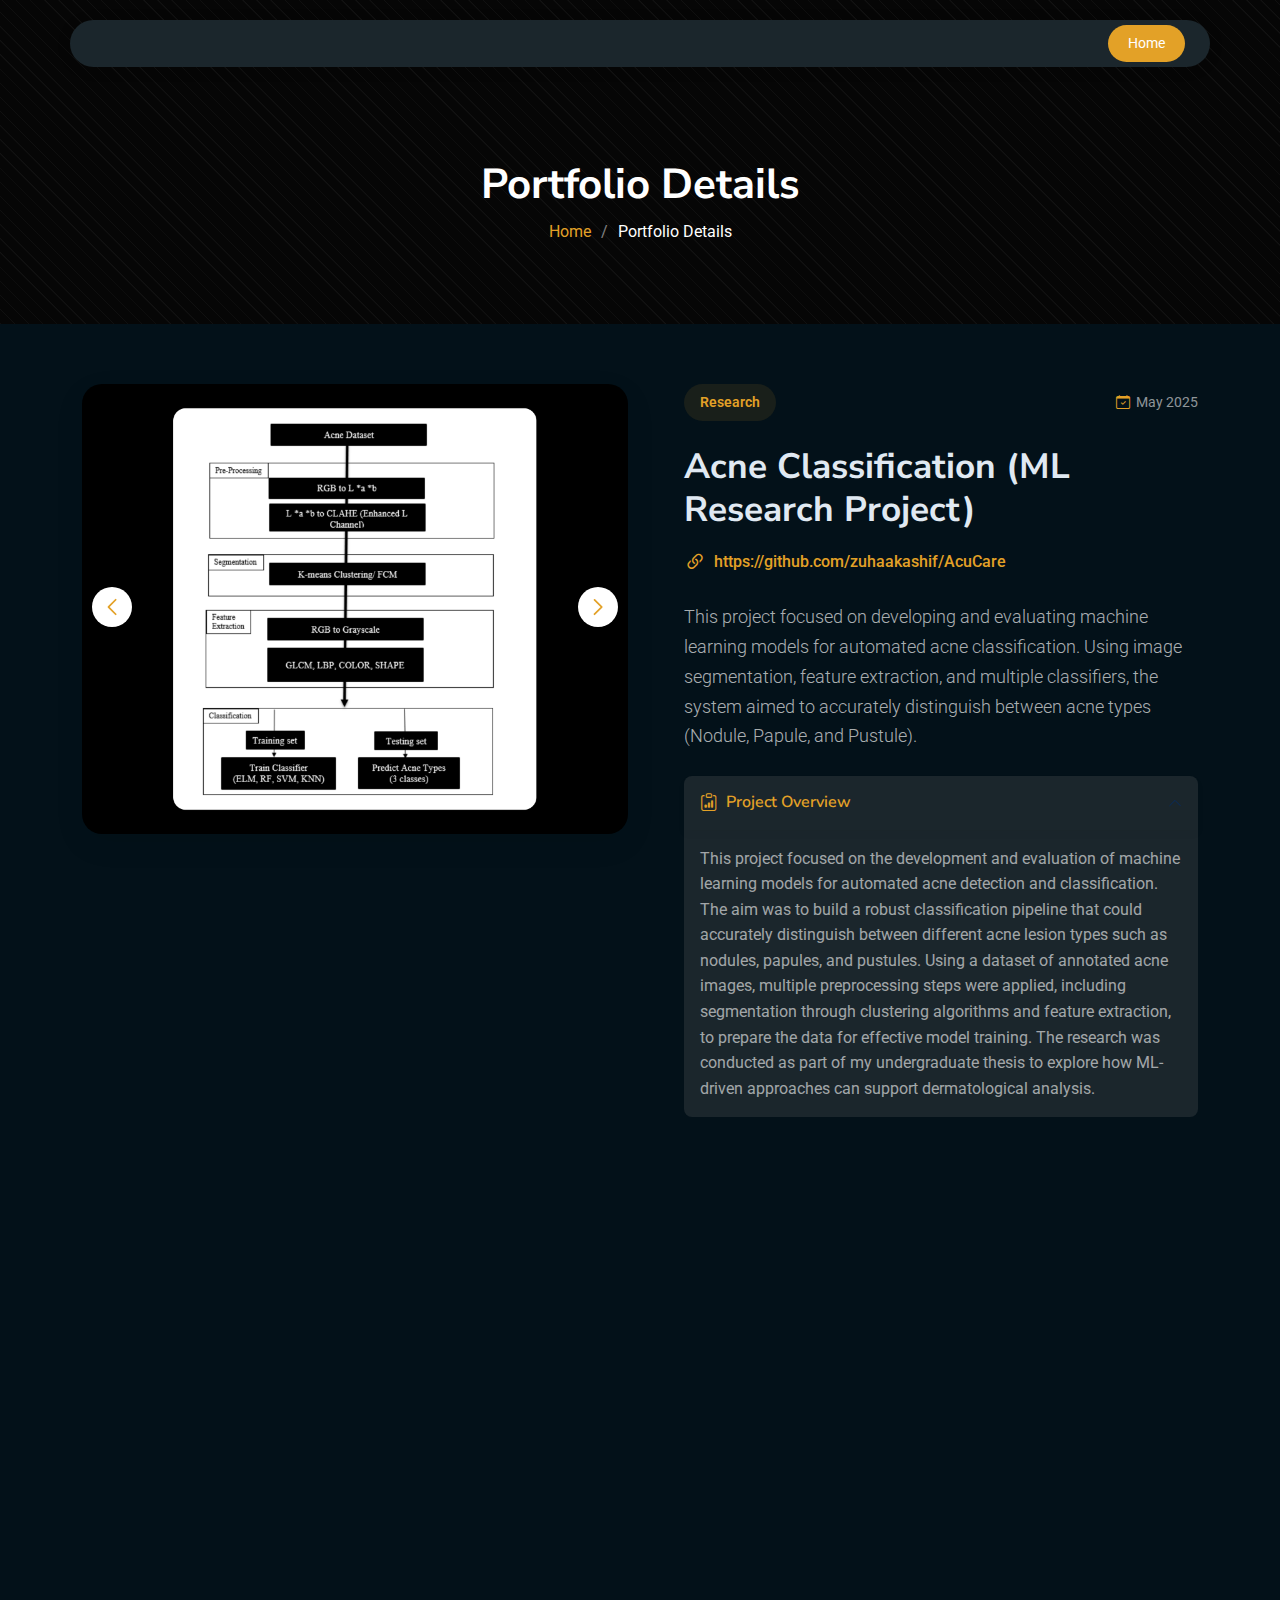
<file: research.html>
<!DOCTYPE html>
<html lang="en">

<head>
  <meta charset="utf-8">
  <meta content="width=device-width, initial-scale=1.0" name="viewport">
  <title>Portfolio Details</title>
  <meta name="description" content="">
  <meta name="keywords" content="">

  <!-- Favicons -->
  <link href="assets/img/favicon.png" rel="icon">
  <link href="assets/img/apple-touch-icon.png" rel="apple-touch-icon">

  <!-- Fonts -->
  <link href="https://fonts.googleapis.com" rel="preconnect">
  <link href="https://fonts.gstatic.com" rel="preconnect" crossorigin>
  <link href="https://fonts.googleapis.com/css2?family=Roboto:ital,wght@0,100;0,300;0,400;0,500;0,700;0,900;1,100;1,300;1,400;1,500;1,700;1,900&family=Raleway:ital,wght@0,100;0,200;0,300;0,400;0,500;0,600;0,700;0,800;0,900;1,100;1,200;1,300;1,400;1,500;1,600;1,700;1,800;1,900&family=Nunito+Sans:ital,wght@0,200;0,300;0,400;0,600;0,700;0,800;0,900;1,200;1,300;1,400;1,600;1,700;1,800;1,900&display=swap" rel="stylesheet">

  <!-- Vendor CSS Files -->
  <link href="assets/vendor/bootstrap/css/bootstrap.min.css" rel="stylesheet">
  <link href="assets/vendor/bootstrap-icons/bootstrap-icons.css" rel="stylesheet">
  <link href="assets/vendor/aos/aos.css" rel="stylesheet">
  <link href="assets/vendor/swiper/swiper-bundle.min.css" rel="stylesheet">
  <link href="assets/vendor/glightbox/css/glightbox.min.css" rel="stylesheet">

  <!-- Main CSS File -->
  <link href="assets/css/research.css" rel="stylesheet">

  <!-- =======================================================
  * Template Name: Strategy
  * Template URL: https://bootstrapmade.com/strategy-bootstrap-agency-template/
  * Updated: Jun 06 2025 with Bootstrap v5.3.6
  * Author: BootstrapMade.com
  * License: https://bootstrapmade.com/license/
  ======================================================== -->
</head>

<body class="portfolio-details-page">

  <header id="header" class="header d-flex align-items-center fixed-top">
    <div class="header-container container-fluid container-xl position-relative d-flex align-items-center justify-content-between">



      <nav id="navmenu" class="navmenu">

        <i class="mobile-nav-toggle d-xl-none bi bi-list"></i>
      </nav>

      <a class="btn-getstarted" href="index.html">Home</a>

    </div>
  </header>

  <main class="main">

    <!-- Page Title -->
    <div class="page-title dark-background" data-aos="fade">
      <div class="container position-relative">
        <h1>Portfolio Details</h1>
        
        <nav class="breadcrumbs">
          <ol>
            <li><a href="index.html">Home</a></li>
            <li class="current">Portfolio Details</li>
          </ol>
        </nav>
      </div>
    </div><!-- End Page Title -->

    <!-- Portfolio Details Section -->
    <section id="portfolio-details" class="portfolio-details section">

      <div class="container" data-aos="fade-up" data-aos-delay="100">

        <div class="row gy-4">
          <div class="col-lg-6" data-aos="fade-right">
            <div class="portfolio-details-media">
              <div class="main-image">
                <div class="portfolio-details-slider swiper init-swiper" data-aos="zoom-in">
                  <script type="application/json" class="swiper-config">
                    {
                      "loop": true,
                      "speed": 1000,
                      "autoplay": {
                        "delay": 6000
                      },
                      "effect": "creative",
                      "creativeEffect": {
                        "prev": {
                          "shadow": true,
                          "translate": [0, 0, -400]
                        },
                        "next": {
                          "translate": ["100%", 0, 0]
                        }
                      },
                      "slidesPerView": 1,
                      "navigation": {
                        "nextEl": ".swiper-button-next",
                        "prevEl": ".swiper-button-prev"
                      }
                    }
                  </script>
                  <div class="swiper-wrapper">
                    <div class="swiper-slide">
                      <img src="assets/img/portfolio/research-5.png" alt="Portfolio Image" class="img-fluid">
                    </div>
                    <div class="swiper-slide">
                      <img src="assets/img/portfolio/research-1.png" alt="Portfolio Image" class="img-fluid">
                    </div>
                    <div class="swiper-slide">
                      <img src="assets/img/portfolio/research-6.png" alt="Portfolio Image" class="img-fluid">
                    </div>
                    <div class="swiper-slide">
                      <img src="assets/img/portfolio/research-7.png" alt="Portfolio Image" class="img-fluid">
                    </div>
                    <div class="swiper-slide">
                      <img src="assets/img/portfolio/research-4.png" alt="Portfolio Image" class="img-fluid">
                    </div>
                    <div class="swiper-slide">
                      <img src="assets/img/portfolio/research-8.png" alt="Portfolio Image" class="img-fluid">
                    </div>
                    <div class="swiper-slide">
                      <img src="assets/img/portfolio/research-9.png" alt="Portfolio Image" class="img-fluid">
                    </div>
                    <div class="swiper-slide">
                      <img src="assets/img/portfolio/research-3.png" alt="Portfolio Image" class="img-fluid">
                    </div>
                    <div class="swiper-slide">
                      <img src="assets/img/portfolio/research-2.png" alt="Portfolio Image" class="img-fluid">
                    </div>

                  </div>
                  <div class="swiper-button-prev"></div>
                  <div class="swiper-button-next"></div>
                </div>
              </div>

              

              <div class="tech-stack-badges" data-aos="fade-up" data-aos-delay="300">
                <span>Python</span>
                <span>Data Augmentation</span>
                <span>Image Segmentation</span>
                <span>Feature Selection</span>
                <span>Model Training</span>
              </div>
            </div>
          </div>

          <div class="col-lg-6" data-aos="fade-left">
            <div class="portfolio-details-content">
              <div class="project-meta">
                <div class="badge-wrapper">
                  <span class="project-badge">Research</span>
                </div>
                <div class="date-client">
                  <div class="meta-item">
                    <i class="bi bi-calendar-check"></i>
                    <span>May 2025</span>
                  </div>
                  
                </div>
              </div>

              <h2 class="project-title">Acne Classification (ML Research Project)</h2>

              <div class="project-website">
                <i class="bi bi-link-45deg"></i>
                <a href="#" target="_blank">https://github.com/zuhaakashif/AcuCare</a>
              </div>

              <div class="project-overview">
                <p class="lead">
                  This project focused on developing and evaluating machine learning models for automated acne classification. Using image segmentation, feature extraction, and multiple classifiers, the system aimed to accurately distinguish between acne types (Nodule, Papule, and Pustule).
                </p>

                <div class="accordion project-accordion" id="portfolio-details-projectAccordion">
                  <div class="accordion-item" data-aos="fade-up">
                    <h2 class="accordion-header">
                      <button class="accordion-button" type="button" data-bs-toggle="collapse" data-bs-target="#portfolio-details-collapse-1" aria-expanded="true" aria-controls="collapseOne">
                        <i class="bi bi-clipboard-data me-2"></i> Project Overview
                      </button>
                    </h2>
                    <div id="portfolio-details-collapse-1" class="accordion-collapse collapse show" data-bs-parent="#portfolio-details-projectAccordion">
                      <div class="accordion-body">
                        <p>This project focused on the development and evaluation of machine learning models for automated acne detection and classification. The aim was to build a robust classification pipeline that could accurately distinguish between different acne lesion types such as nodules, papules, and pustules. Using a dataset of annotated acne images, multiple preprocessing steps were applied, including segmentation through clustering algorithms and feature extraction, to prepare the data for effective model training. The research was conducted as part of my undergraduate thesis to explore how ML-driven approaches can support dermatological analysis.</p>
                      </div>
                    </div>
                  </div>

                  <div class="accordion-item" data-aos="fade-up" data-aos-delay="100">
                    <h2 class="accordion-header">
                      <button class="accordion-button collapsed" type="button" data-bs-toggle="collapse" data-bs-target="#portfolio-details-collapse-2" aria-expanded="false" aria-controls="collapseTwo">
                        <i class="bi bi-exclamation-diamond me-2"></i> Methodology
                      </button>
                    </h2>
                    <div id="portfolio-details-collapse-2" class="accordion-collapse collapse" data-bs-parent="#portfolio-details-projectAccordion">
                      <div class="accordion-body">
                        <p>Two unsupervised segmentation pipelines were designed—K-Means and Fuzzy C-Means (FCM)—to isolate acne regions. From these segmented regions, color and texture features were extracted and refined through SelectKBest for feature selection. The selected features were then standardized using StandardScaler and evaluated across a range of classifiers including Extreme Learning Machine (ELM), Ensemble ELM, Support Vector Machine (SVM), Random Forest (RF), K-Nearest Neighbors (KNN), and LightGBM. Extensive experimentation was performed with hyperparameter tuning and cross-validation to ensure fairness in comparison.</p>
                      </div>
                    </div>
                  </div>

                  <div class="accordion-item" data-aos="fade-up" data-aos-delay="200">
                    <h2 class="accordion-header">
                      <button class="accordion-button collapsed" type="button" data-bs-toggle="collapse" data-bs-target="#portfolio-details-collapse-3" aria-expanded="false" aria-controls="collapseThree">
                        <i class="bi bi-award me-2"></i> Results
                      </button>
                    </h2>
                    <div id="portfolio-details-collapse-3" class="accordion-collapse collapse" data-bs-parent="#portfolio-details-projectAccordion">
                      <div class="accordion-body">
                        <p>The experimental results demonstrated strong performance across both pipelines. The FCM pipeline achieved a test accuracy of 85.96%, while the K-Means pipeline achieved 84.21%, with ensemble classifiers providing stable results around 84–86%. Class-wise recall showed particularly high detection accuracy for pustules and papules, while nodules remained relatively harder to classify due to dataset imbalance. Overall, the research confirmed that ML models, particularly ELM and SVM, can provide reliable acne classification results, forming the scientific foundation for the development of the AcuCare mobile application.</p>
                      </div>
                    </div>
                  </div>
                </div>
              </div>

              <div class="project-features" data-aos="fade-up" data-aos-delay="300">
                <h3><i class="bi bi-stars"></i> Key Contributions</h3>
                <div class="row g-3">
                  <div class="col-md-6">
                    <ul class="feature-list">
                      <li><i class="bi bi-check2-circle"></i> Designed a comparative study of six classifiers under two segmentation pipelines.</li>

                      <li><i class="bi bi-check2-circle"></i> Achieved competitive accuracy despite limited dataset size.</li>
                    </ul>
                  </div>
                  <div class="col-md-6">
                    <ul class="feature-list">
                      <li><i class="bi bi-check2-circle"></i> Demonstrated the effectiveness of ensemble ELM and FCM segmentation in medical image analysis.</li>

                    </ul>
                  </div>
                </div>
              </div>

              <div class="cta-buttons" data-aos="fade-up" data-aos-delay="400">
                <a href="https://github.com/zuhaakashif/AcuCare" class="btn-view-project">View Live Project</a>
                <a href="rag.html" class="btn-next-project">Next Project <i class="bi bi-arrow-right"></i></a>
              </div>
            </div>
          </div>
        </div>

      </div>

    </section><!-- /Portfolio Details Section -->

  </main>

  <footer id="footer" class="footer">

    <div class="container footer-top">
      <div class="row gy-4">


        

        

        

      </div>
    </div>


  </footer>

  <!-- Scroll Top -->
  <a href="#" id="scroll-top" class="scroll-top d-flex align-items-center justify-content-center"><i class="bi bi-arrow-up-short"></i></a>

  <!-- Preloader -->
  <div id="preloader"></div>

  <!-- Vendor JS Files -->
  <script src="assets/vendor/bootstrap/js/bootstrap.bundle.min.js"></script>
  <script src="assets/vendor/php-email-form/validate.js"></script>
  <script src="assets/vendor/aos/aos.js"></script>
  <script src="assets/vendor/swiper/swiper-bundle.min.js"></script>
  <script src="assets/vendor/glightbox/js/glightbox.min.js"></script>
  <script src="assets/vendor/imagesloaded/imagesloaded.pkgd.min.js"></script>
  <script src="assets/vendor/isotope-layout/isotope.pkgd.min.js"></script>

  <!-- Main JS File -->
  <script src="assets/js/main.js"></script>

</body>

</html>
</file>
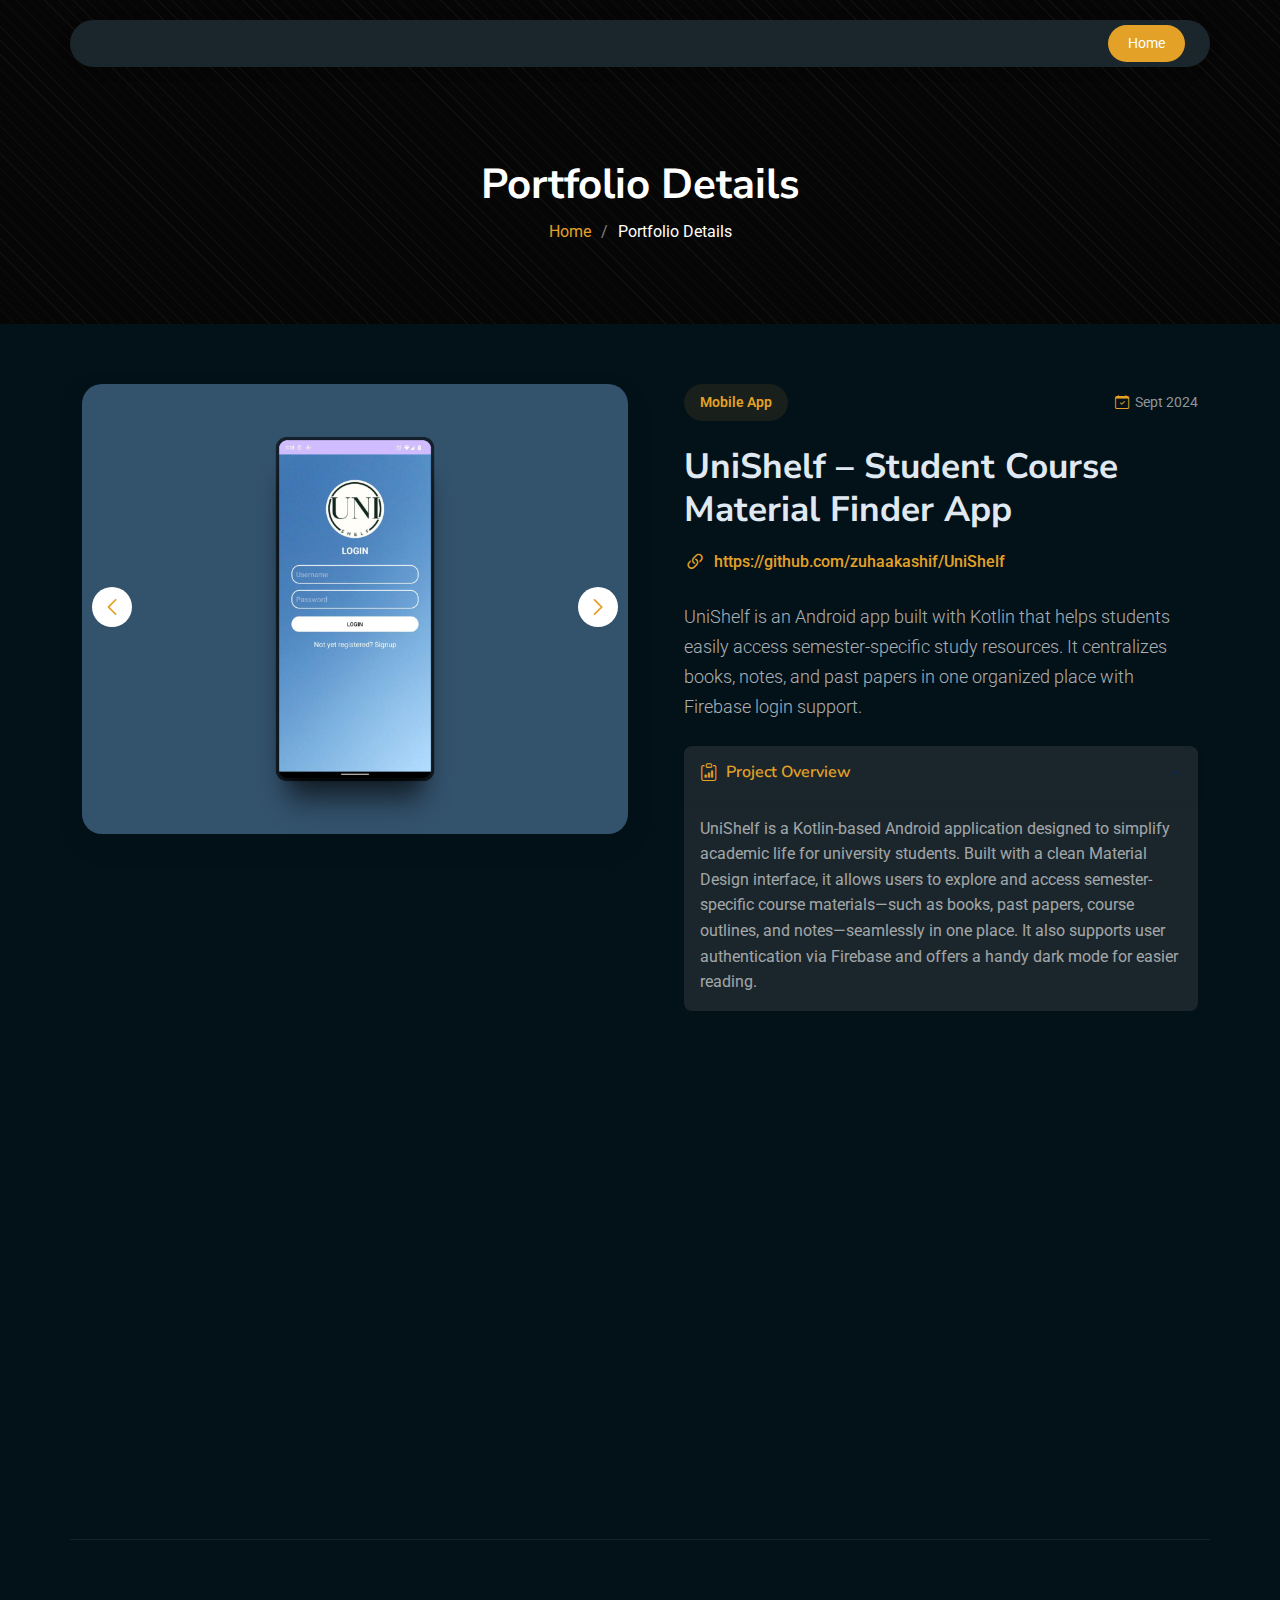
<file: unishelf.html>
<!DOCTYPE html>
<html lang="en">

<head>
  <meta charset="utf-8">
  <meta content="width=device-width, initial-scale=1.0" name="viewport">
  <title>Portfolio Details</title>
  <meta name="description" content="">
  <meta name="keywords" content="">

  <!-- Favicons -->
  <link href="assets/img/favicon.png" rel="icon">
  <link href="assets/img/apple-touch-icon.png" rel="apple-touch-icon">

  <!-- Fonts -->
  <link href="https://fonts.googleapis.com" rel="preconnect">
  <link href="https://fonts.gstatic.com" rel="preconnect" crossorigin>
  <link href="https://fonts.googleapis.com/css2?family=Roboto:ital,wght@0,100;0,300;0,400;0,500;0,700;0,900;1,100;1,300;1,400;1,500;1,700;1,900&family=Raleway:ital,wght@0,100;0,200;0,300;0,400;0,500;0,600;0,700;0,800;0,900;1,100;1,200;1,300;1,400;1,500;1,600;1,700;1,800;1,900&family=Nunito+Sans:ital,wght@0,200;0,300;0,400;0,600;0,700;0,800;0,900;1,200;1,300;1,400;1,600;1,700;1,800;1,900&display=swap" rel="stylesheet">

  <!-- Vendor CSS Files -->
  <link href="assets/vendor/bootstrap/css/bootstrap.min.css" rel="stylesheet">
  <link href="assets/vendor/bootstrap-icons/bootstrap-icons.css" rel="stylesheet">
  <link href="assets/vendor/aos/aos.css" rel="stylesheet">
  <link href="assets/vendor/swiper/swiper-bundle.min.css" rel="stylesheet">
  <link href="assets/vendor/glightbox/css/glightbox.min.css" rel="stylesheet">

  <!-- Main CSS File -->
  <link href="assets/css/unishelf.css" rel="stylesheet">

  <!-- =======================================================
  * Template Name: Strategy
  * Template URL: https://bootstrapmade.com/strategy-bootstrap-agency-template/
  * Updated: Jun 06 2025 with Bootstrap v5.3.6
  * Author: BootstrapMade.com
  * License: https://bootstrapmade.com/license/
  ======================================================== -->
</head>

<body class="portfolio-details-page">

  <header id="header" class="header d-flex align-items-center fixed-top">
    <div class="header-container container-fluid container-xl position-relative d-flex align-items-center justify-content-between">



      <nav id="navmenu" class="navmenu">

        <i class="mobile-nav-toggle d-xl-none bi bi-list"></i>
      </nav>

      <a class="btn-getstarted" href="index.html">Home</a>

    </div>
  </header>

  <main class="main">

    <!-- Page Title -->
    <div class="page-title dark-background" data-aos="fade">
      <div class="container position-relative">
        <h1>Portfolio Details</h1>
        
        <nav class="breadcrumbs">
          <ol>
            <li><a href="index.html">Home</a></li>
            <li class="current">Portfolio Details</li>
          </ol>
        </nav>
      </div>
    </div><!-- End Page Title -->

    <!-- Portfolio Details Section -->
    <section id="portfolio-details" class="portfolio-details section">

      <div class="container" data-aos="fade-up" data-aos-delay="100">

        <div class="row gy-4">
          <div class="col-lg-6" data-aos="fade-right">
            <div class="portfolio-details-media">
              <div class="main-image">
                <div class="portfolio-details-slider swiper init-swiper" data-aos="zoom-in">
                  <script type="application/json" class="swiper-config">
                    {
                      "loop": true,
                      "speed": 1000,
                      "autoplay": {
                        "delay": 6000
                      },
                      "effect": "creative",
                      "creativeEffect": {
                        "prev": {
                          "shadow": true,
                          "translate": [0, 0, -400]
                        },
                        "next": {
                          "translate": ["100%", 0, 0]
                        }
                      },
                      "slidesPerView": 1,
                      "navigation": {
                        "nextEl": ".swiper-button-next",
                        "prevEl": ".swiper-button-prev"
                      }
                    }
                  </script>
                  <div class="swiper-wrapper">
                    <div class="swiper-slide">
                      <img src="assets/img/portfolio/unishelf-1.png" alt="Portfolio Image" class="img-fluid">
                    </div>
                    <div class="swiper-slide">
                      <img src="assets/img/portfolio/unishelf-2.png" alt="Portfolio Image" class="img-fluid">
                    </div>
                    <div class="swiper-slide">
                      <img src="assets/img/portfolio/unishelf-3.png" alt="Portfolio Image" class="img-fluid">
                    </div>
                    <div class="swiper-slide">
                      <img src="assets/img/portfolio/unishelf-4.png" alt="Portfolio Image" class="img-fluid">
                    </div>
                    <div class="swiper-slide">
                      <img src="assets/img/portfolio/unishelf-5.png" alt="Portfolio Image" class="img-fluid">
                    </div>
                    <div class="swiper-slide">
                      <img src="assets/img/portfolio/unishelf-6.png" alt="Portfolio Image" class="img-fluid">
                    </div>
                    <div class="swiper-slide">
                      <img src="assets/img/portfolio/unishelf-7.png" alt="Portfolio Image" class="img-fluid">
                    </div>

                  </div>
                  <div class="swiper-button-prev"></div>
                  <div class="swiper-button-next"></div>
                </div>
              </div>

              

              <div class="tech-stack-badges" data-aos="fade-up" data-aos-delay="300">
                <span>Kotlin</span>
                <span>Firebase</span>
                <span>Android Studio</span>
                <span>Material Design</span>
                <span>Material Design</span>
              </div>
            </div>
          </div>

          <div class="col-lg-6" data-aos="fade-left">
            <div class="portfolio-details-content">
              <div class="project-meta">
                <div class="badge-wrapper">
                  <span class="project-badge">Mobile App</span>
                </div>
                <div class="date-client">
                  <div class="meta-item">
                    <i class="bi bi-calendar-check"></i>
                    <span>Sept 2024</span>
                  </div>
                  
                </div>
              </div>

              <h2 class="project-title">UniShelf – Student Course Material Finder App</h2>

              <div class="project-website">
                <i class="bi bi-link-45deg"></i>
                <a href="#" target="_blank">https://github.com/zuhaakashif/UniShelf</a>
              </div>

              <div class="project-overview">
                <p class="lead">
                  UniShelf is an Android app built with Kotlin that helps students easily access semester-specific study resources. It centralizes books, notes, and past papers in one organized place with Firebase login support.
                </p>

                <div class="accordion project-accordion" id="portfolio-details-projectAccordion">
                  <div class="accordion-item" data-aos="fade-up">
                    <h2 class="accordion-header">
                      <button class="accordion-button" type="button" data-bs-toggle="collapse" data-bs-target="#portfolio-details-collapse-1" aria-expanded="true" aria-controls="collapseOne">
                        <i class="bi bi-clipboard-data me-2"></i> Project Overview
                      </button>
                    </h2>
                    <div id="portfolio-details-collapse-1" class="accordion-collapse collapse show" data-bs-parent="#portfolio-details-projectAccordion">
                      <div class="accordion-body">
                        <p>UniShelf is a Kotlin-based Android application designed to simplify academic life for university students. Built with a clean Material Design interface, it allows users to explore and access semester-specific course materials—such as books, past papers, course outlines, and notes—seamlessly in one place. It also supports user authentication via Firebase and offers a handy dark mode for easier reading.</p>
                      </div>
                    </div>
                  </div>

                  <div class="accordion-item" data-aos="fade-up" data-aos-delay="100">
                    <h2 class="accordion-header">
                      <button class="accordion-button collapsed" type="button" data-bs-toggle="collapse" data-bs-target="#portfolio-details-collapse-2" aria-expanded="false" aria-controls="collapseTwo">
                        <i class="bi bi-exclamation-diamond me-2"></i> Challenge
                      </button>
                    </h2>
                    <div id="portfolio-details-collapse-2" class="accordion-collapse collapse" data-bs-parent="#portfolio-details-projectAccordion">
                      <div class="accordion-body">
                        <p>Students often struggle with managing and locating scattered course materials, especially when resources are spread across multiple platforms or folders. The goal was to create a centralized, intuitive app where students can quickly find everything relevant to their current semester.</p>
                      </div>
                    </div>
                  </div>

                  <div class="accordion-item" data-aos="fade-up" data-aos-delay="200">
                    <h2 class="accordion-header">
                      <button class="accordion-button collapsed" type="button" data-bs-toggle="collapse" data-bs-target="#portfolio-details-collapse-3" aria-expanded="false" aria-controls="collapseThree">
                        <i class="bi bi-award me-2"></i> Impact
                      </button>
                    </h2>
                    <div id="portfolio-details-collapse-3" class="accordion-collapse collapse" data-bs-parent="#portfolio-details-projectAccordion">
                      <div class="accordion-body">
                        <p>UniShelf streamlines the academic experience by putting all course essentials at students’ fingertips. With seamless login, semester filtering, and dark mode viewing, it helps learners stay organized, focused, and less overwhelmed—especially during late-night study sessions.</p>
                      </div>
                    </div>
                  </div>
                </div>
              </div>

              <div class="project-features" data-aos="fade-up" data-aos-delay="300">
                <h3><i class="bi bi-stars"></i> Key Features</h3>
                <div class="row g-3">
                  <div class="col-md-6">
                    <ul class="feature-list">
                      <li><i class="bi bi-check2-circle"></i> Firebase Authentication</li>
                      <li><i class="bi bi-check2-circle"></i> Semester-based Resource Access</li>
                      <li><i class="bi bi-check2-circle"></i> Centralized Repository</li>
                    </ul>
                  </div>
                  <div class="col-md-6">
                    <ul class="feature-list">
                      <li><i class="bi bi-check2-circle"></i> Material Design UI</li>
                      <li><i class="bi bi-check2-circle"></i> Dark Mode</li>
                    </ul>
                  </div>
                </div>
              </div>

              <div class="cta-buttons" data-aos="fade-up" data-aos-delay="400">
                <a href="https://github.com/zuhaakashif/UniShelf" class="btn-view-project">View Live Project</a>
                <a href="pp.html" class="btn-next-project">Next Project <i class="bi bi-arrow-right"></i></a>
              </div>
            </div>
          </div>
        </div>

      </div>

    </section><!-- /Portfolio Details Section -->

  </main>

  <footer id="footer" class="footer">

    <div class="container footer-top">
      <div class="row gy-4">


        

        

        

      </div>
    </div>


  </footer>

  <!-- Scroll Top -->
  <a href="#" id="scroll-top" class="scroll-top d-flex align-items-center justify-content-center"><i class="bi bi-arrow-up-short"></i></a>

  <!-- Preloader -->
  <div id="preloader"></div>

  <!-- Vendor JS Files -->
  <script src="assets/vendor/bootstrap/js/bootstrap.bundle.min.js"></script>
  <script src="assets/vendor/php-email-form/validate.js"></script>
  <script src="assets/vendor/aos/aos.js"></script>
  <script src="assets/vendor/swiper/swiper-bundle.min.js"></script>
  <script src="assets/vendor/glightbox/js/glightbox.min.js"></script>
  <script src="assets/vendor/imagesloaded/imagesloaded.pkgd.min.js"></script>
  <script src="assets/vendor/isotope-layout/isotope.pkgd.min.js"></script>

  <!-- Main JS File -->
  <script src="assets/js/main.js"></script>

</body>

</html>
</file>
<file: assets/css/main.css>
/**
* Template Name: Strategy
* Template URL: https://bootstrapmade.com/strategy-bootstrap-agency-template/
* Updated: Jun 06 2025 with Bootstrap v5.3.6
* Author: BootstrapMade.com
* License: https://bootstrapmade.com/license/
*/

/*--------------------------------------------------------------
# Font & Color Variables
# Help: https://bootstrapmade.com/color-system/
--------------------------------------------------------------*/
/* Fonts */
:root {
  --default-font: "Roboto",  system-ui, -apple-system, "Segoe UI", Roboto, "Helvetica Neue", Arial, "Noto Sans", "Liberation Sans", sans-serif, "Apple Color Emoji", "Segoe UI Emoji", "Segoe UI Symbol", "Noto Color Emoji";
  --heading-font: "Nunito Sans",  sans-serif;
  --nav-font: "Raleway",  sans-serif;
}

/* Global Colors - The following color variables are used throughout the website. Updating them here will change the color scheme of the entire website */
:root { 
  --background-color: #031119; /* Background color for the entire website, including individual sections */
  --default-color: rgba(255, 255, 255, 0.8); /* Default color used for the majority of the text content across the entire website */
  --heading-color: #e0e9f2; /* Color for headings, subheadings and title throughout the website */
  --accent-color: #e3a127; /* Accent color that represents your brand on the website. It's used for buttons, links, and other elements that need to stand out */
  --surface-color: #1b262c; /* The surface color is used as a background of boxed elements within sections, such as cards, icon boxes, or other elements that require a visual separation from the global background. */
  --contrast-color: #ffffff; /* Contrast color for text, ensuring readability against backgrounds of accent, heading, or default colors. */
}

/* Nav Menu Colors - The following color variables are used specifically for the navigation menu. They are separate from the global colors to allow for more customization options */
:root {
  --nav-color: rgba(255, 255, 255, 0.8);  /* The default color of the main navmenu links */
  --nav-hover-color: #e3a127; /* Applied to main navmenu links when they are hovered over or active */
  --nav-mobile-background-color: #29343a; /* Used as the background color for mobile navigation menu */
  --nav-dropdown-background-color: #29343a; /* Used as the background color for dropdown items that appear when hovering over primary navigation items */
  --nav-dropdown-color: rgba(255, 255, 255, 0.8); /* Used for navigation links of the dropdown items in the navigation menu. */
  --nav-dropdown-hover-color: #e3a127; /* Similar to --nav-hover-color, this color is applied to dropdown navigation links when they are hovered over. */
}

/* Color Presets - These classes override global colors when applied to any section or element, providing reuse of the sam color scheme. */

.light-background {
  --background-color: #0d1d26;
  --surface-color: #16262f;
}

.dark-background {
  --background-color: #060606;
  --default-color: #ffffff;
  --heading-color: #ffffff;
  --surface-color: #252525;
  --contrast-color: #ffffff;
}

/* Smooth scroll */
:root {
  scroll-behavior: smooth;
}

/*--------------------------------------------------------------
# General Styling & Shared Classes
--------------------------------------------------------------*/
body {
  color: var(--default-color);
  background-color: var(--background-color);
  font-family: var(--default-font);
}

a {
  color: var(--accent-color);
  text-decoration: none;
  transition: 0.3s;
}

a:hover {
  color: color-mix(in srgb, var(--accent-color), transparent 25%);
  text-decoration: none;
}

h1,
h2,
h3,
h4,
h5,
h6 {
  color: var(--heading-color);
  font-family: var(--heading-font);
}

/* PHP Email Form Messages
------------------------------*/
.php-email-form .error-message {
  display: none;
  background: #df1529;
  color: #ffffff;
  text-align: left;
  padding: 15px;
  margin-bottom: 24px;
  font-weight: 600;
}

.php-email-form .sent-message {
  display: none;
  color: #ffffff;
  background: #059652;
  text-align: center;
  padding: 15px;
  margin-bottom: 24px;
  font-weight: 600;
}

.php-email-form .loading {
  display: none;
  background: var(--surface-color);
  text-align: center;
  padding: 15px;
  margin-bottom: 24px;
}

.php-email-form .loading:before {
  content: "";
  display: inline-block;
  border-radius: 50%;
  width: 24px;
  height: 24px;
  margin: 0 10px -6px 0;
  border: 3px solid var(--accent-color);
  border-top-color: var(--surface-color);
  animation: php-email-form-loading 1s linear infinite;
}

@keyframes php-email-form-loading {
  0% {
    transform: rotate(0deg);
  }

  100% {
    transform: rotate(360deg);
  }
}

/*--------------------------------------------------------------
# Global Header
--------------------------------------------------------------*/
.header {
  --background-color: rgba(255, 255, 255, 0);
  color: var(--default-color);
  background-color: var(--background-color);
  padding: 20px 0;
  transition: all 0.5s;
  z-index: 997;
}

.header .header-container {
  background: var(--surface-color);
  border-radius: 50px;
  padding: 5px 25px 5px 30px;
  box-shadow: 0px 2px 15px rgba(0, 0, 0, 0.1);
}

.header .logo {
  line-height: 1;
}

.header .logo img {
  max-height: 36px;
  margin-right: 8px;
}

.header .logo h1 {
  font-size: 20px;
  margin: 0;
  font-weight: 600;
  text-transform: uppercase;
  letter-spacing: 1.5px;
  color: var(--heading-color);
}

.header .btn-getstarted,
.header .btn-getstarted:focus {
  color: var(--contrast-color);
  background: var(--accent-color);
  font-size: 14px;
  padding: 8px 20px;
  margin: 0 0 0 30px;
  border-radius: 50px;
  transition: 0.3s;
}

.header .btn-getstarted:hover,
.header .btn-getstarted:focus:hover {
  color: var(--contrast-color);
  background: color-mix(in srgb, var(--accent-color), transparent 15%);
}

@media (max-width: 1200px) {
  .header {
    padding-top: 10px;
  }

  .header .header-container {
    margin-left: 10px;
    margin-right: 10px;
    padding: 10px 5px 10px 15px;
  }

  .header .logo {
    order: 1;
  }

  .header .btn-getstarted {
    order: 2;
    margin: 0 10px 0 0;
    padding: 6px 15px;
  }

  .header .navmenu {
    order: 3;
  }
}

/*--------------------------------------------------------------
# Navigation Menu
--------------------------------------------------------------*/
/* Navmenu - Desktop */
@media (min-width: 1200px) {
  .navmenu {
    padding: 0;
  }

  .navmenu ul {
    margin: 0;
    padding: 0;
    display: flex;
    list-style: none;
    align-items: center;
  }

  .navmenu li {
    position: relative;
  }

  .navmenu a,
  .navmenu a:focus {
    color: var(--nav-color);
    padding: 18px 15px;
    font-size: 16px;
    font-family: var(--nav-font);
    font-weight: 400;
    display: flex;
    align-items: center;
    justify-content: space-between;
    white-space: nowrap;
    transition: 0.3s;
  }

  .navmenu a i,
  .navmenu a:focus i {
    font-size: 12px;
    line-height: 0;
    margin-left: 5px;
    transition: 0.3s;
  }

  .navmenu li:last-child a {
    padding-right: 0;
  }

  .navmenu li:hover>a,
  .navmenu .active,
  .navmenu .active:focus {
    color: var(--nav-hover-color);
  }

  .navmenu .dropdown ul {
    margin: 0;
    padding: 10px 0;
    background: var(--nav-dropdown-background-color);
    display: block;
    position: absolute;
    visibility: hidden;
    left: 14px;
    top: 130%;
    opacity: 0;
    transition: 0.3s;
    border-radius: 4px;
    z-index: 99;
    box-shadow: 0px 0px 30px rgba(0, 0, 0, 0.1);
  }

  .navmenu .dropdown ul li {
    min-width: 200px;
  }

  .navmenu .dropdown ul a {
    padding: 10px 20px;
    font-size: 15px;
    text-transform: none;
    color: var(--nav-dropdown-color);
  }

  .navmenu .dropdown ul a i {
    font-size: 12px;
  }

  .navmenu .dropdown ul a:hover,
  .navmenu .dropdown ul .active:hover,
  .navmenu .dropdown ul li:hover>a {
    color: var(--nav-dropdown-hover-color);
  }

  .navmenu .dropdown:hover>ul {
    opacity: 1;
    top: 100%;
    visibility: visible;
  }

  .navmenu .dropdown .dropdown ul {
    top: 0;
    left: -90%;
    visibility: hidden;
  }

  .navmenu .dropdown .dropdown:hover>ul {
    opacity: 1;
    top: 0;
    left: -100%;
    visibility: visible;
  }
}

/* Navmenu - Mobile */
@media (max-width: 1199px) {
  .mobile-nav-toggle {
    color: var(--nav-color);
    font-size: 28px;
    line-height: 0;
    margin-right: 10px;
    cursor: pointer;
    transition: color 0.3s;
  }

  .navmenu {
    padding: 0;
    z-index: 9997;
  }

  .navmenu ul {
    display: none;
    list-style: none;
    position: absolute;
    inset: 60px 20px 20px 20px;
    padding: 10px 0;
    margin: 0;
    border-radius: 6px;
    background-color: var(--nav-mobile-background-color);
    overflow-y: auto;
    transition: 0.3s;
    z-index: 9998;
    box-shadow: 0px 0px 30px rgba(0, 0, 0, 0.1);
  }

  .navmenu a,
  .navmenu a:focus {
    color: var(--nav-dropdown-color);
    padding: 10px 20px;
    font-family: var(--nav-font);
    font-size: 17px;
    font-weight: 500;
    display: flex;
    align-items: center;
    justify-content: space-between;
    white-space: nowrap;
    transition: 0.3s;
  }

  .navmenu a i,
  .navmenu a:focus i {
    font-size: 12px;
    line-height: 0;
    margin-left: 5px;
    width: 30px;
    height: 30px;
    display: flex;
    align-items: center;
    justify-content: center;
    border-radius: 50%;
    transition: 0.3s;
    background-color: color-mix(in srgb, var(--accent-color), transparent 90%);
  }

  .navmenu a i:hover,
  .navmenu a:focus i:hover {
    background-color: var(--accent-color);
    color: var(--contrast-color);
  }

  .navmenu a:hover,
  .navmenu .active,
  .navmenu .active:focus {
    color: var(--nav-dropdown-hover-color);
  }

  .navmenu .active i,
  .navmenu .active:focus i {
    background-color: var(--accent-color);
    color: var(--contrast-color);
    transform: rotate(180deg);
  }

  .navmenu .dropdown ul {
    position: static;
    display: none;
    z-index: 99;
    padding: 10px 0;
    margin: 10px 20px;
    background-color: var(--nav-dropdown-background-color);
    border: 1px solid color-mix(in srgb, var(--default-color), transparent 90%);
    box-shadow: none;
    transition: all 0.5s ease-in-out;
  }

  .navmenu .dropdown ul ul {
    background-color: rgba(33, 37, 41, 0.1);
  }

  .navmenu .dropdown>.dropdown-active {
    display: block;
    background-color: rgba(33, 37, 41, 0.03);
  }

  .mobile-nav-active {
    overflow: hidden;
  }

  .mobile-nav-active .mobile-nav-toggle {
    color: #fff;
    position: absolute;
    font-size: 32px;
    top: 15px;
    right: 15px;
    margin-right: 0;
    z-index: 9999;
  }

  .mobile-nav-active .navmenu {
    position: fixed;
    overflow: hidden;
    inset: 0;
    background: rgba(33, 37, 41, 0.8);
    transition: 0.3s;
  }

  .mobile-nav-active .navmenu>ul {
    display: block;
  }
}

/*--------------------------------------------------------------
# Global Footer
--------------------------------------------------------------*/
.footer {
  color: var(--default-color);
  background-color: var(--background-color);
  font-size: 14px;
  padding-bottom: 50px;
  position: relative;
}

.footer .footer-top {
  padding-top: 50px;
  border-top: 1px solid color-mix(in srgb, var(--default-color), transparent 90%);
}

.footer .footer-about .logo {
  line-height: 1;
  margin-bottom: 25px;
}

.footer .footer-about .logo img {
  max-height: 40px;
  margin-right: 6px;
}

.footer .footer-about .logo span {
  color: var(--heading-color);
  font-size: 30px;
  font-weight: 700;
  letter-spacing: 1px;
  font-family: var(--heading-font);
}

.footer .footer-about p {
  font-size: 14px;
  font-family: var(--heading-font);
}

.footer .social-links a {
  display: flex;
  align-items: center;
  justify-content: center;
  width: 40px;
  height: 40px;
  border-radius: 50%;
  border: 1px solid color-mix(in srgb, var(--default-color), transparent 50%);
  font-size: 16px;
  color: color-mix(in srgb, var(--default-color), transparent 50%);
  margin-right: 10px;
  transition: 0.3s;
}

.footer .social-links a:hover {
  color: var(--accent-color);
  border-color: var(--accent-color);
}

.footer h4 {
  font-size: 16px;
  font-weight: bold;
  position: relative;
  padding-bottom: 12px;
}

.footer .footer-links {
  margin-bottom: 30px;
}

.footer .footer-links ul {
  list-style: none;
  padding: 0;
  margin: 0;
}

.footer .footer-links ul i {
  padding-right: 2px;
  font-size: 12px;
  line-height: 0;
}

.footer .footer-links ul li {
  padding: 10px 0;
  display: flex;
  align-items: center;
}

.footer .footer-links ul li:first-child {
  padding-top: 0;
}

.footer .footer-links ul a {
  color: color-mix(in srgb, var(--default-color), transparent 20%);
  display: inline-block;
  line-height: 1;
}

.footer .footer-links ul a:hover {
  color: var(--accent-color);
}

.footer .footer-contact p {
  margin-bottom: 5px;
}

.footer .copyright {
  padding-top: 25px;
  padding-bottom: 25px;
  background-color: color-mix(in srgb, var(--default-color), transparent 95%);
}

.footer .copyright p {
  margin-bottom: 0;
}

.footer .credits {
  margin-top: 6px;
  font-size: 13px;
}

/*--------------------------------------------------------------
# Preloader
--------------------------------------------------------------*/
#preloader {
  position: fixed;
  inset: 0;
  z-index: 999999;
  overflow: hidden;
  background: var(--background-color);
  transition: all 0.6s ease-out;
}

#preloader:before {
  content: "";
  position: fixed;
  top: calc(50% - 30px);
  left: calc(50% - 30px);
  border: 6px solid #ffffff;
  border-color: var(--accent-color) transparent var(--accent-color) transparent;
  border-radius: 50%;
  width: 60px;
  height: 60px;
  animation: animate-preloader 1.5s linear infinite;
}

@keyframes animate-preloader {
  0% {
    transform: rotate(0deg);
  }

  100% {
    transform: rotate(360deg);
  }
}

/*--------------------------------------------------------------
# Scroll Top Button
--------------------------------------------------------------*/
.scroll-top {
  position: fixed;
  visibility: hidden;
  opacity: 0;
  right: 15px;
  bottom: -15px;
  z-index: 99999;
  background-color: var(--accent-color);
  width: 44px;
  height: 44px;
  border-radius: 50px;
  transition: all 0.4s;
}

.scroll-top i {
  font-size: 24px;
  color: var(--contrast-color);
  line-height: 0;
}

.scroll-top:hover {
  background-color: color-mix(in srgb, var(--accent-color), transparent 20%);
  color: var(--contrast-color);
}

.scroll-top.active {
  visibility: visible;
  opacity: 1;
  bottom: 15px;
}

/*--------------------------------------------------------------
# Disable aos animation delay on mobile devices
--------------------------------------------------------------*/
@media screen and (max-width: 768px) {
  [data-aos-delay] {
    transition-delay: 0 !important;
  }
}

/*--------------------------------------------------------------
# Global Page Titles & Breadcrumbs
--------------------------------------------------------------*/
.page-title {
  color: var(--default-color);
  background-color: var(--background-color);
  background-size: cover;
  background-position: center;
  background-repeat: no-repeat;
  padding: 160px 0 80px 0;
  text-align: center;
  position: relative;
}

.page-title::after {
  content: "";
  position: absolute;
  top: 0;
  left: 0;
  right: 0;
  bottom: 0;
  background-image: repeating-linear-gradient(45deg, rgba(255, 255, 255, 0.02) 0px, rgba(255, 255, 255, 0.05) 1px, transparent 1px, transparent 10px);
  z-index: 1;
}

.page-title h1 {
  font-size: 42px;
  font-weight: 700;
  margin-bottom: 10px;
}

.page-title .breadcrumbs ol {
  display: flex;
  flex-wrap: wrap;
  list-style: none;
  justify-content: center;
  padding: 0;
  margin: 0;
  font-size: 16px;
  font-weight: 400;
}

.page-title .breadcrumbs ol li+li {
  padding-left: 10px;
}

.page-title .breadcrumbs ol li+li::before {
  content: "/";
  display: inline-block;
  padding-right: 10px;
  color: color-mix(in srgb, var(--default-color), transparent 50%);
}

/*--------------------------------------------------------------
# Global Sections
--------------------------------------------------------------*/
section,
.section {
  color: var(--default-color);
  background-color: var(--background-color);
  padding: 60px 0;
  scroll-margin-top: 90px;
  overflow: clip;
}

@media (max-width: 1199px) {

  section,
  .section {
    scroll-margin-top: 66px;
  }
}

/*--------------------------------------------------------------
# Global Section Titles
--------------------------------------------------------------*/
.section-title {
  padding-bottom: 60px;
  position: relative;
}

.section-title h2 {
  font-size: 14px;
  font-weight: 500;
  padding: 0;
  line-height: 1px;
  margin: 0;
  letter-spacing: 1.5px;
  text-transform: uppercase;
  color: color-mix(in srgb, var(--default-color), transparent 50%);
  position: relative;
}

.section-title h2::after {
  content: "";
  width: 120px;
  height: 1px;
  display: inline-block;
  background: var(--accent-color);
  margin: 4px 10px;
}

.section-title div {
  color: var(--heading-color);
  margin: 0;
  margin: 0;
  font-size: 28px;
  font-weight: 700;
  text-transform: uppercase;
  font-family: var(--heading-font);
}

/*--------------------------------------------------------------
# Hero Section
--------------------------------------------------------------*/
.hero {
  position: relative;
  min-height: 100vh;
  width: 100%;
  display: flex;
  align-items: center;
  overflow: hidden;
  padding: 100px 0;
}

.hero::after {
  content: "";
  position: absolute;
  top: 0;
  left: 0;
  right: 0;
  bottom: 0;
  background-image: repeating-linear-gradient(45deg, rgba(255, 255, 255, 0.02) 0px, rgba(255, 255, 255, 0.05) 1px, transparent 1px, transparent 10px);
  z-index: 1;
}

.hero .container,
.hero .container-fluid {
  position: relative;
  z-index: 2;
}

.hero .content-col {
  display: flex;
  flex-direction: column;
  justify-content: center;
  padding-right: 3rem;
}

@media (max-width: 991px) {
  .hero .content-col {
    padding-right: 15px;
    margin-bottom: 3rem;
  }
}

.hero .agency-name {
  margin-bottom: 1.5rem;
}

.hero .agency-name h5 {
  font-size: 1.25rem;
  font-weight: 600;
  letter-spacing: 1px;
  color: var(--contrast-color);
  margin: 0;
}

.hero .main-heading {
  margin-bottom: 2rem;
}

.hero .main-heading h1 {
  font-size: 5rem;
  font-weight: 800;
  line-height: 1.1;
  letter-spacing: -1px;
  margin: 0;
}

@media (max-width: 1200px) {
  .hero .main-heading h1 {
    font-size: 4rem;
  }
}

@media (max-width: 767px) {
  .hero .main-heading h1 {
    font-size: 3rem;
  }
}

@media (max-width: 480px) {
  .hero .main-heading h1 {
    font-size: 2.5rem;
  }
}

.hero .divider {
  width: 60%;
  height: 1px;
  background-color: color-mix(in srgb, var(--default-color), transparent 85%);
  margin-bottom: 2rem;
}

@media (max-width: 767px) {
  .hero .divider {
    width: 100%;
  }
}

.hero .description {
  margin-bottom: 2.5rem;
}

.hero .description p {
  font-size: 1rem;
  line-height: 1.7;
  color: color-mix(in srgb, var(--default-color), transparent 20%);
  margin: 0;
}

.hero .cta-button .btn {
  display: inline-flex;
  align-items: center;
  background-color: transparent;
  border: 1px solid color-mix(in srgb, var(--default-color), transparent 40%);
  color: var(--default-color);
  padding: 0.75rem 1.5rem;
  border-radius: 50px;
  font-size: 0.9rem;
  font-weight: 600;
  letter-spacing: 1px;
  transition: all 0.3s ease;
}

.hero .cta-button .btn span {
  margin-right: 0.5rem;
}

.hero .cta-button .btn i {
  font-size: 1.2rem;
  transition: transform 0.3s ease;
}

.hero .cta-button .btn:hover {
  background-color: var(--accent-color);
  border-color: var(--accent-color);
  color: var(--contrast-color);
}

.hero .cta-button .btn:hover i {
  transform: translateX(5px);
}

.hero .visual-content {
  position: relative;
  width: 100%;
  height: 100%;
  display: flex;
  align-items: center;
  justify-content: center;
}

@media (max-width: 991px) {
  .hero .visual-content {
    flex-direction: column;
  }
}

.hero .fluid-shape {
  position: relative;
  width: 100%;
  margin: 0 auto;
}

.hero .fluid-shape .fluid-img {
  width: 100%;
  height: auto;
  animation: float 6s ease-in-out infinite;
}

@keyframes float {
  0% {
    transform: translateY(0px);
  }

  50% {
    transform: translateY(-15px);
  }

  100% {
    transform: translateY(0px);
  }
}

.hero .stats-card {
  position: absolute;
  bottom: 10%;
  right: 0;
  background-color: color-mix(in srgb, var(--surface-color), transparent 50%);
  backdrop-filter: blur(10px);
  border: 1px solid color-mix(in srgb, var(--default-color), transparent 90%);
  border-radius: 10px;
  padding: 1.5rem;
  width: 200px;
  display: flex;
  flex-direction: column;
  box-shadow: 0 10px 30px rgba(0, 0, 0, 0.1);
}

@media (max-width: 991px) {
  .hero .stats-card {
    position: relative;
    bottom: auto;
    right: auto;
    margin-top: 2rem;
    width: 90%;
  }
}

.hero .stats-card .stats-number h2 {
  font-size: 3rem;
  font-weight: 700;
  margin: 0;
  line-height: 1;
}

.hero .stats-card .stats-label {
  margin-top: 0.5rem;
}

.hero .stats-card .stats-label p {
  font-size: 0.9rem;
  margin: 0;
}

.hero .stats-card .stats-arrow {
  position: absolute;
  top: 1.5rem;
  right: 1.5rem;
}

.hero .stats-card .stats-arrow a {
  display: flex;
  align-items: center;
  justify-content: center;
  width: 32px;
  height: 32px;
  background-color: var(--accent-color);
  border-radius: 50%;
  color: var(--contrast-color);
  font-size: 1rem;
  transition: all 0.3s ease;
}

.hero .stats-card .stats-arrow a:hover {
  transform: translateY(-3px);
  background-color: color-mix(in srgb, var(--accent-color), transparent 20%);
}

/*--------------------------------------------------------------
# About Section
--------------------------------------------------------------*/
.about {
  padding-top: 60px;
  padding-bottom: 60px;
}
.about-image img {
  animation: float 3s ease-in-out infinite;
}

@keyframes float {
  0% {
    transform: translateY(0px);
  }
  50% {
    transform: translateY(-15px); /* how high it floats */
  }
  100% {
    transform: translateY(0px);
  }
}


.about .about-image {
  border-radius: 8px;
  overflow: hidden;
}

.about .about-image .experience-badge {
  position: absolute;
  bottom: 30px;
  right: -30px;
  background: var(--accent-color);
  color: var(--contrast-color);
  padding: 1.5rem;
  border-radius: 8px;
  box-shadow: 0 10px 30px rgba(0, 0, 0, 0.1);
  text-align: center;
  min-width: 140px;
}

.about .about-image .experience-badge .years {
  font-size: 2.5rem;
  font-weight: 700;
  line-height: 1;
  display: block;
  margin-bottom: 5px;
}

.about .about-image .experience-badge .text {
  font-size: 0.9rem;
  text-transform: uppercase;
  letter-spacing: 1px;
}

@media (max-width: 768px) {
  .about .about-image .experience-badge {
    right: 0;
    bottom: 20px;
    padding: 1rem;
    min-width: 120px;
  }

  .about .about-image .experience-badge .years {
    font-size: 2rem;
  }
}

.about .about-content h2 {
  font-size: 2.2rem;
  margin-bottom: 1.25rem;
  font-weight: 700;
}

@media (max-width: 768px) {
  .about .about-content h2 {
    font-size: 1.8rem;
  }
}

.about .about-content .lead {
  font-size: 1.15rem;
  margin-bottom: 1.25rem;
  color: color-mix(in srgb, var(--heading-color), transparent 30%);
}

.about .about-content p {
  margin-bottom: 1rem;
}

.about .about-content .feature-item {
  padding: 1.25rem;
  background-color: var(--surface-color);
  border-radius: 8px;
  box-shadow: 0 5px 15px rgba(0, 0, 0, 0.05);
  height: 100%;
  transition: all 0.3s ease;
}

.about .about-content .feature-item:hover {
  transform: translateY(-5px);
  box-shadow: 0 10px 25px rgba(0, 0, 0, 0.1);
}

.about .about-content .feature-item i {
  font-size: 1.75rem;
  color: var(--accent-color);
  margin-bottom: 0.75rem;
  display: block;
}

.about .about-content .feature-item h5 {
  font-size: 1.15rem;
  margin-bottom: 0.75rem;
  font-weight: 600;
}

.about .about-content .feature-item p {
  font-size: 0.9rem;
  margin-bottom: 0;
}

.about .about-content .btn-primary {
  background-color: var(--accent-color);
  border-color: var(--accent-color);
  padding: 0.5rem 1.5rem;
  border-radius: 50px;
  font-weight: 500;
  color: var(--contrast-color);
}

.about .about-content .btn-primary:hover {
  background-color: color-mix(in srgb, var(--accent-color), black 10%);
  border-color: color-mix(in srgb, var(--accent-color), black 10%);
}

.about .testimonial-section {
  border-top: 1px solid rgba(0, 0, 0, 0.08);
}

.about .testimonial-section .testimonial-intro h3 {
  font-size: 1.75rem;
  margin-bottom: 1.25rem;
  font-weight: 700;
}

.about .testimonial-section .testimonial-intro p {
  margin-bottom: 1.5rem;
}

.about .testimonial-section .testimonial-intro .swiper-nav-buttons {
  display: flex;
  gap: 10px;
}

.about .testimonial-section .testimonial-intro .swiper-nav-buttons button {
  width: 44px;
  height: 44px;
  border-radius: 50%;
  background-color: var(--surface-color);
  border: 1px solid rgba(0, 0, 0, 0.08);
  display: flex;
  align-items: center;
  justify-content: center;
  cursor: pointer;
  transition: all 0.3s ease;
}

.about .testimonial-section .testimonial-intro .swiper-nav-buttons button:hover {
  background-color: var(--accent-color);
  border-color: var(--accent-color);
  color: var(--contrast-color);
}

.about .testimonial-section .testimonial-intro .swiper-nav-buttons button i {
  font-size: 1.25rem;
}

.about .testimonial-section .testimonial-slider {
  overflow: hidden;
}

.about .testimonial-section .testimonial-slider .swiper-wrapper {
  height: auto !important;
}

.about .testimonial-section .testimonial-item {
  background-color: var(--surface-color);
  border-radius: 10px;
  padding: 2rem;
  box-shadow: 0 5px 30px rgba(0, 0, 0, 0.05);
  height: 100%;
}

.about .testimonial-section .testimonial-item .rating {
  color: #ffc107;
  font-size: 1rem;
}

.about .testimonial-section .testimonial-item p {
  font-style: italic;
  margin-bottom: 0;
  font-size: 1rem;
  line-height: 1.6;
}

.about .testimonial-section .testimonial-item .client-info .client-img {
  width: 50px;
  height: 50px;
  border-radius: 50%;
  margin-right: 15px;
  object-fit: cover;
}

.about .testimonial-section .testimonial-item .client-info h6 {
  font-weight: 600;
}

.about .testimonial-section .testimonial-item .client-info span {
  font-size: 0.85rem;
  color: color-mix(in srgb, var(--default-color), transparent 40%);
}



/*--------------------------------------------------------------
# Portfolio Section
--------------------------------------------------------------*/
.portfolio .portfolio-filters {
  display: flex;
  justify-content: center;
  flex-wrap: wrap;
  gap: 15px;
  padding: 0;
  margin: 0 0 40px;
  list-style: none;
}

.portfolio .portfolio-filters li {
  font-size: 15px;
  font-weight: 500;
  padding: 12px 25px;
  cursor: pointer;
  background: var(--surface-color);
  color: var(--default-color);
  border-radius: 30px;
  display: flex;
  align-items: center;
  gap: 8px;
  transition: all 0.3s ease;
}

.portfolio .portfolio-filters li i {
  font-size: 1.1em;
  transition: transform 0.3s ease;
}

.portfolio .portfolio-filters li:hover {
  color: var(--accent-color);
  transform: translateY(-2px);
  background: color-mix(in srgb, var(--accent-color), transparent 92%);
}

.portfolio .portfolio-filters li:hover i {
  transform: scale(1.1);
}

.portfolio .portfolio-filters li.filter-active {
  background: var(--accent-color);
  color: var(--contrast-color);
}

@media (max-width: 768px) {
  .portfolio .portfolio-filters {
    gap: 10px;
  }

  .portfolio .portfolio-filters li {
    padding: 8px 20px;
    font-size: 14px;
  }
}

.portfolio .portfolio-entry {
  position: relative;
  border-radius: 16px;
  overflow: hidden;
  background: var(--surface-color);
  box-shadow: 0 4px 30px rgba(0, 0, 0, 0.05);
}

.portfolio .portfolio-entry .entry-image {
  position: relative;
  margin: 0;
  overflow: hidden;
  aspect-ratio: 16/9;
}

.portfolio .portfolio-entry .entry-image img {
  width: 100%;
  height: 100%;
  object-fit: cover;
  transition: transform 0.6s cubic-bezier(0.4, 0, 0.2, 1);
}

.portfolio .portfolio-entry .entry-image .entry-overlay {
  position: absolute;
  inset: 0;
  background: linear-gradient(180deg, transparent 0%, rgba(0, 0, 0, 0.8) 100%);
  display: flex;
  align-items: flex-end;
  padding: 30px;
  opacity: 0;
  transform: translateY(20px);
  transition: all 0.4s cubic-bezier(0.4, 0, 0.2, 1);
}

.portfolio .portfolio-entry .entry-image .entry-overlay .overlay-content {
  width: 100%;
  transform: translateY(20px);
  transition: transform 0.4s cubic-bezier(0.4, 0, 0.2, 1);
}

.portfolio .portfolio-entry .entry-image .entry-overlay .entry-meta {
  color: var(--accent-color);
  font-size: 14px;
  font-weight: 500;
  text-transform: uppercase;
  letter-spacing: 1px;
  margin-bottom: 10px;
}

.portfolio .portfolio-entry .entry-image .entry-overlay .entry-title {
  color: var(--contrast-color);
  font-size: 24px;
  font-weight: 600;
  margin: 0 0 20px;
}

.portfolio .portfolio-entry .entry-image .entry-overlay .entry-links {
  display: flex;
  gap: 15px;
}

.portfolio .portfolio-entry .entry-image .entry-overlay .entry-links a {
  width: 46px;
  height: 46px;
  display: flex;
  align-items: center;
  justify-content: center;
  background: var(--surface-color);
  color: var(--accent-color);
  border-radius: 12px;
  font-size: 20px;
  transition: all 0.3s ease;
  opacity: 0;
  transform: translateY(20px);
}

.portfolio .portfolio-entry .entry-image .entry-overlay .entry-links a:hover {
  background: var(--accent-color);
  color: var(--contrast-color);
  transform: translateY(-2px);
}

.portfolio .portfolio-entry .entry-image .entry-overlay .entry-links a:nth-child(1) {
  transition-delay: 0.1s;
}

.portfolio .portfolio-entry .entry-image .entry-overlay .entry-links a:nth-child(2) {
  transition-delay: 0.2s;
}

.portfolio .portfolio-entry:hover .entry-image img {
  transform: scale(1.05);
}

.portfolio .portfolio-entry:hover .entry-image .entry-overlay {
  opacity: 1;
  transform: translateY(0);
}

.portfolio .portfolio-entry:hover .entry-image .entry-overlay .overlay-content {
  transform: translateY(0);
}

.portfolio .portfolio-entry:hover .entry-image .entry-overlay .entry-links a {
  opacity: 1;
  transform: translateY(0);
}

@media (max-width: 768px) {
  .portfolio .portfolio-entry .entry-image .entry-overlay {
    padding: 20px;
  }

  .portfolio .portfolio-entry .entry-image .entry-overlay .entry-title {
    font-size: 20px;
    margin-bottom: 15px;
  }

  .portfolio .portfolio-entry .entry-image .entry-overlay .entry-links a {
    width: 40px;
    height: 40px;
    font-size: 18px;
  }
}

.portfolio .portfolio-item .entry-image {
  aspect-ratio: 4/3;
}

@media (min-width: 1200px) {
  .portfolio .portfolio-item .entry-title {
    font-size: 20px;
  }
}

@media (min-width: 768px) {
  .portfolio .row {
    margin-left: -10px;
    margin-right: -10px;
  }

  .portfolio .row .portfolio-item {
    padding-left: 10px;
    padding-right: 10px;
  }
}

@media (min-width: 992px) {
  .portfolio .row {
    margin-left: -12px;
    margin-right: -12px;
  }

  .portfolio .row .portfolio-item {
    padding-left: 12px;
    padding-right: 12px;
  }
}

@media (min-width: 1200px) {
  .portfolio .row {
    margin-left: -15px;
    margin-right: -15px;
  }

  .portfolio .row .portfolio-item {
    padding-left: 15px;
    padding-right: 15px;
  }
}

@media (min-width: 1200px) {
  .portfolio .entry-overlay {
    padding: 25px;
  }
}

@media (min-width: 992px) and (max-width: 1199px) {
  .portfolio .entry-overlay {
    padding: 20px;
  }
}

@media (max-width: 991px) {
  .portfolio .entry-overlay {
    padding: 20px;
  }
}



/*--------------------------------------------------------------
# Contact Section
--------------------------------------------------------------*/
.contact .contact-info-box {
  background-color: var(--surface-color);
  border-radius: 10px;
  box-shadow: 0 5px 25px rgba(0, 0, 0, 0.05);
  padding: 25px;
  height: 100%;
  transition: transform 0.3s ease, box-shadow 0.3s ease;
  display: flex;
  align-items: flex-start;
  gap: 15px;
}

.contact .contact-info-box:hover {
  transform: translateY(-5px);
  box-shadow: 0 8px 30px rgba(0, 0, 0, 0.1);
}

.contact .contact-info-box .icon-box {
  background-color: color-mix(in srgb, var(--accent-color), transparent 90%);
  color: var(--accent-color);
  width: 50px;
  height: 50px;
  border-radius: 50%;
  display: flex;
  align-items: center;
  justify-content: center;
  flex-shrink: 0;
}

.contact .contact-info-box .icon-box i {
  font-size: 24px;
}

.contact .contact-info-box .info-content h4 {
  font-size: 18px;
  font-weight: 600;
  margin-bottom: 10px;
}

.contact .contact-info-box .info-content p {
  margin-bottom: 5px;
  color: color-mix(in srgb, var(--default-color), transparent 20%);
  font-size: 15px;
  line-height: 1.5;
}

.contact .contact-info-box .info-content p:last-child {
  margin-bottom: 0;
}

.contact .map-section {
  position: relative;
  width: 100%;
  height: 500px;
  overflow: hidden;
}

.contact .map-section iframe {
  display: block;
  width: 100%;
  height: 100%;
  border: 0;
}

.contact .form-container-overlap {
  position: relative;
  margin-top: -150px;
  margin-bottom: 60px;
  z-index: 10;
}

.contact .contact-form-wrapper {
  background-color: var(--surface-color);
  border-radius: 12px;
  box-shadow: 0 5px 25px rgba(0, 0, 0, 0.05);
  padding: 40px;
}

.contact .contact-form-wrapper h2 {
  font-size: 28px;
  font-weight: 700;
  margin-bottom: 30px;
  position: relative;
}

.contact .contact-form-wrapper h2:after {
  content: "";
  position: absolute;
  left: 50%;
  bottom: -10px;
  transform: translateX(-50%);
  width: 50px;
  height: 3px;
  background-color: var(--accent-color);
}

.contact .contact-form-wrapper .form-group {
  margin-bottom: 20px;
}

.contact .contact-form-wrapper .form-group .input-with-icon {
  position: relative;
}

.contact .contact-form-wrapper .form-group .input-with-icon i {
  position: absolute;
  left: 15px;
  top: 50%;
  transform: translateY(-50%);
  color: color-mix(in srgb, var(--default-color), transparent 40%);
  font-size: 18px;
  z-index: 10;
}

.contact .contact-form-wrapper .form-group .input-with-icon i.message-icon {
  top: 28px;
}

.contact .contact-form-wrapper .form-group .input-with-icon textarea+i {
  top: 25px;
  transform: none;
}

.contact .contact-form-wrapper .form-group .input-with-icon .form-control {
  border-radius: 8px;
  padding: 12px 15px 12px 45px;
  height: 3.5rem;
  color: var(--default-color);
  background-color: var(--surface-color);
  font-size: 15px;
  border: 1px solid color-mix(in srgb, var(--default-color), transparent 80%);
}

.contact .contact-form-wrapper .form-group .input-with-icon .form-control:focus {
  border-color: var(--accent-color);
  box-shadow: 0 0 0 0.25rem color-mix(in srgb, var(--accent-color), transparent 90%);
}

.contact .contact-form-wrapper .form-group .input-with-icon .form-control::placeholder {
  color: color-mix(in srgb, var(--default-color), transparent 40%);
}

.contact .contact-form-wrapper .form-group .input-with-icon textarea.form-control {
  height: 180px;
  resize: none;
  padding-top: 15px;
}

.contact .contact-form-wrapper .btn-submit {
  background-color: var(--accent-color);
  border: none;
  color: var(--contrast-color);
  padding: 12px 30px;
  font-size: 16px;
  font-weight: 600;
  letter-spacing: 1px;
  border-radius: 8px;
  transition: all 0.3s ease;
  box-shadow: 0 5px 15px color-mix(in srgb, var(--accent-color), transparent 70%);
}

.contact .contact-form-wrapper .btn-submit:hover {
  background-color: color-mix(in srgb, var(--accent-color), transparent 15%);
  transform: translateY(-3px);
  box-shadow: 0 8px 20px color-mix(in srgb, var(--accent-color), transparent 60%);
}

.contact .contact-form-wrapper .btn-submit:active {
  transform: translateY(0);
  box-shadow: 0 3px 10px color-mix(in srgb, var(--accent-color), transparent 70%);
}

.contact .contact-form-wrapper .loading,
.contact .contact-form-wrapper .error-message,
.contact .contact-form-wrapper .sent-message {
  margin-top: 10px;
  margin-bottom: 20px;
}

@media (max-width: 992px) {
  .contact .form-container-overlap {
    margin-top: -120px;
  }

  .contact .contact-form-wrapper {
    padding: 30px;
  }
}

@media (max-width: 768px) {
  .contact .contact-info-box {
    margin-bottom: 20px;
  }

  .contact .form-container-overlap {
    margin-top: -100px;
  }

  .contact .contact-form-wrapper {
    padding: 25px;
  }

  .contact .contact-form-wrapper h2 {
    font-size: 24px;
  }

  .contact .map-section {
    height: 450px;
  }
}

@media (max-width: 576px) {
  .contact .form-container-overlap {
    margin-top: -80px;
  }

  .contact .contact-form-wrapper {
    padding: 20px;
  }

  .contact .btn-submit {
    width: 100%;
  }

  .contact .map-section {
    height: 400px;
  }
}

/*--------------------------------------------------------------
# Portfolio Details Section
--------------------------------------------------------------*/
.portfolio-details {
  --section-spacing: 2.5rem;
}

.portfolio-details .portfolio-details-media {
  position: relative;
}

.portfolio-details-slider-2 img {
  object-fit: contain;   /* show full screenshot */
  width: 100%;
  height: 450px;         /* or any fixed height you want */
  background: #271b13;      /* optional: black background to fill empty sides */
}

.portfolio-details-slider img {
  object-fit: contain;   /* show full screenshot */
  width: 100%;
  height: 450px;         /* or any fixed height you want */
  background: #a77250;      /* optional: black background to fill empty sides */
}

.portfolio-details .portfolio-details-media .main-image {
  margin-bottom: 1rem;
  border-radius: 20px;
  overflow: hidden;
  box-shadow: 0 10px 30px rgba(0, 0, 0, 0.08);
}

.portfolio-details .portfolio-details-media .main-image .portfolio-details-slider {
  position: relative;
}

.portfolio-details .portfolio-details-media .main-image .portfolio-details-slider .swiper-wrapper {
  height: auto !important;
}

.portfolio-details .portfolio-details-media .main-image .portfolio-details-slider .swiper-slide img {
  aspect-ratio: 3/2;
  object-fit: cover;
  width: 100%;
}

.portfolio-details .portfolio-details-media .main-image .portfolio-details-slider .swiper-button-next,
.portfolio-details .portfolio-details-media .main-image .portfolio-details-slider .swiper-button-prev {
  background-color: var(--contrast-color);
  width: 40px;
  height: 40px;
  border-radius: 50%;
  transition: all 0.3s ease;
}

.portfolio-details .portfolio-details-media .main-image .portfolio-details-slider .swiper-button-next:after,
.portfolio-details .portfolio-details-media .main-image .portfolio-details-slider .swiper-button-prev:after {
  font-size: 16px;
  color: var(--accent-color);
  font-weight: bold;
}

.portfolio-details .portfolio-details-media .main-image .portfolio-details-slider .swiper-button-next:hover,
.portfolio-details .portfolio-details-media .main-image .portfolio-details-slider .swiper-button-prev:hover {
  background-color: var(--accent-color);
}

.portfolio-details .portfolio-details-media .main-image .portfolio-details-slider .swiper-button-next:hover:after,
.portfolio-details .portfolio-details-media .main-image .portfolio-details-slider .swiper-button-prev:hover:after {
  color: var(--contrast-color);
}

.portfolio-details .portfolio-details-media .thumbnail-grid img {
  height: 80px;
  object-fit: cover;
  border-radius: 8px;
  cursor: pointer;
  transition: all 0.3s ease;
  box-shadow: 0 4px 10px rgba(0, 0, 0, 0.05);
}

.portfolio-details .portfolio-details-media .thumbnail-grid img:hover {
  transform: translateY(-5px);
  box-shadow: 0 8px 15px rgba(0, 0, 0, 0.1);
}

.portfolio-details .portfolio-details-media .tech-stack-badges {
  display: flex;
  flex-wrap: wrap;
  gap: 10px;
  margin-top: 1.5rem;
}

.portfolio-details .portfolio-details-media .tech-stack-badges span {
  display: inline-block;
  padding: 6px 12px;
  font-size: 13px;
  font-weight: 500;
  border-radius: 20px;
  background-color: color-mix(in srgb, var(--heading-color), transparent 85%);
  color: var(--heading-color);
  transition: all 0.3s ease;
}

.portfolio-details .portfolio-details-media .tech-stack-badges span:hover {
  background-color: color-mix(in srgb, var(--heading-color), transparent 70%);
  transform: translateY(-2px);
}

.portfolio-details .portfolio-details-content {
  padding: 0 0 0 2rem;
  height: 100%;
  display: flex;
  flex-direction: column;
}

.portfolio-details .portfolio-details-content .project-meta {
  display: flex;
  flex-wrap: wrap;
  justify-content: space-between;
  margin-bottom: 1.5rem;
}

.portfolio-details .portfolio-details-content .project-meta .badge-wrapper .project-badge {
  display: inline-block;
  padding: 8px 16px;
  background-color: color-mix(in srgb, var(--accent-color), transparent 90%);
  color: var(--accent-color);
  border-radius: 30px;
  font-weight: 600;
  font-size: 14px;
}

.portfolio-details .portfolio-details-content .project-meta .date-client {
  display: flex;
  gap: 1.5rem;
}

.portfolio-details .portfolio-details-content .project-meta .date-client .meta-item {
  display: flex;
  align-items: center;
  font-size: 14px;
  color: color-mix(in srgb, var(--default-color), transparent 30%);
}

.portfolio-details .portfolio-details-content .project-meta .date-client .meta-item i {
  margin-right: 6px;
  color: var(--accent-color);
}

.portfolio-details .portfolio-details-content .project-title {
  font-size: 2.2rem;
  margin-bottom: 1rem;
  font-weight: 700;
  line-height: 1.2;
  color: var(--heading-color);
}

.portfolio-details .portfolio-details-content .project-website {
  display: flex;
  align-items: center;
  margin-bottom: 1.5rem;
}

.portfolio-details .portfolio-details-content .project-website i {
  font-size: 22px;
  color: var(--accent-color);
  margin-right: 8px;
}

.portfolio-details .portfolio-details-content .project-website a {
  font-weight: 500;
  transition: all 0.3s;
}

.portfolio-details .portfolio-details-content .project-website a:hover {
  letter-spacing: 0.5px;
}

.portfolio-details .portfolio-details-content .project-overview {
  margin-bottom: var(--section-spacing);
}

.portfolio-details .portfolio-details-content .project-overview .lead {
  font-size: 1.1rem;
  line-height: 1.7;
  color: color-mix(in srgb, var(--default-color), transparent 15%);
  margin-bottom: 1.5rem;
}

.portfolio-details .portfolio-details-content .project-overview .project-accordion .accordion-item {
  border: none;
  background: none;
  margin-bottom: 10px;
}

.portfolio-details .portfolio-details-content .project-overview .project-accordion .accordion-item .accordion-header .accordion-button {
  padding: 1rem;
  font-weight: 600;
  font-size: 1rem;
  color: var(--heading-color);
  background-color: color-mix(in srgb, var(--surface-color), transparent 70%);
  border-radius: 8px !important;
  box-shadow: none;
}

.portfolio-details .portfolio-details-content .project-overview .project-accordion .accordion-item .accordion-header .accordion-button:not(.collapsed) {
  background-color: var(--surface-color);
  color: var(--accent-color);
  border-bottom-left-radius: 0 !important;
  border-bottom-right-radius: 0 !important;
  box-shadow: 0 4px 10px rgba(0, 0, 0, 0.03);
}

.portfolio-details .portfolio-details-content .project-overview .project-accordion .accordion-item .accordion-header .accordion-button:not(.collapsed) i {
  color: var(--accent-color);
}

.portfolio-details .portfolio-details-content .project-overview .project-accordion .accordion-item .accordion-header .accordion-button::after {
  background-size: 14px;
  width: 14px;
  height: 14px;
}

.portfolio-details .portfolio-details-content .project-overview .project-accordion .accordion-item .accordion-header .accordion-button i {
  font-size: 1.1rem;
}

.portfolio-details .portfolio-details-content .project-overview .project-accordion .accordion-item .accordion-body {
  padding: 1rem;
  background-color: var(--surface-color);
  border-bottom-left-radius: 8px;
  border-bottom-right-radius: 8px;
}

.portfolio-details .portfolio-details-content .project-overview .project-accordion .accordion-item .accordion-body p {
  margin-bottom: 0;
  color: color-mix(in srgb, var(--default-color), transparent 25%);
  line-height: 1.6;
}

.portfolio-details .portfolio-details-content .project-features {
  margin-bottom: var(--section-spacing);
}

.portfolio-details .portfolio-details-content .project-features h3 {
  display: flex;
  align-items: center;
  font-size: 1.25rem;
  margin-bottom: 1.2rem;
}

.portfolio-details .portfolio-details-content .project-features h3 i {
  margin-right: 10px;
  color: var(--accent-color);
  font-size: 1.1em;
}

.portfolio-details .portfolio-details-content .project-features .feature-list {
  list-style: none;
  padding-left: 0;
}

.portfolio-details .portfolio-details-content .project-features .feature-list li {
  display: flex;
  align-items: center;
  padding: 8px 0;
  font-size: 15px;
  color: color-mix(in srgb, var(--default-color), transparent 15%);
}

.portfolio-details .portfolio-details-content .project-features .feature-list li i {
  color: var(--accent-color);
  margin-right: 10px;
  font-size: 1.1em;
}

.portfolio-details .portfolio-details-content .cta-buttons {
  display: flex;
  flex-wrap: wrap;
  gap: 1rem;
  margin-top: auto;
}

.portfolio-details .portfolio-details-content .cta-buttons .btn-view-project {
  padding: 12px 28px;
  background-color: var(--accent-color);
  color: var(--contrast-color);
  border-radius: 30px;
  font-weight: 500;
  transition: all 0.3s ease;
}

.portfolio-details .portfolio-details-content .cta-buttons .btn-view-project:hover {
  background-color: color-mix(in srgb, var(--accent-color), black 15%);
  transform: translateY(-3px);
  box-shadow: 0 8px 15px rgba(0, 0, 0, 0.1);
}

.portfolio-details .portfolio-details-content .cta-buttons .btn-next-project {
  padding: 12px 28px;
  background-color: color-mix(in srgb, var(--heading-color), transparent 90%);
  color: var(--heading-color);
  border-radius: 30px;
  font-weight: 500;
  transition: all 0.3s ease;
  display: flex;
  align-items: center;
  gap: 8px;
}

.portfolio-details .portfolio-details-content .cta-buttons .btn-next-project i {
  transition: transform 0.3s ease;
}

.portfolio-details .portfolio-details-content .cta-buttons .btn-next-project:hover {
  background-color: color-mix(in srgb, var(--heading-color), transparent 80%);
}

.portfolio-details .portfolio-details-content .cta-buttons .btn-next-project:hover i {
  transform: translateX(3px);
}

@media (max-width: 1199.98px) {
  .portfolio-details .portfolio-details-content {
    padding-left: 1rem;
  }
}

@media (max-width: 991.98px) {
  .portfolio-details .portfolio-details-content {
    padding: 2rem 0 0 0;
  }

  .portfolio-details .portfolio-details-content .cta-buttons {
    margin-top: 2rem;
  }
}

@media (max-width: 767.98px) {
  .portfolio-details .project-meta {
    flex-direction: column;
    gap: 1rem;
  }

  .portfolio-details .project-meta .date-client {
    flex-direction: column;
    gap: 0.5rem;
  }

  .portfolio-details .cta-buttons {
    flex-direction: column;
    width: 100%;
  }

  .portfolio-details .cta-buttons a {
    width: 100%;
    text-align: center;
  }
}

/*--------------------------------------------------------------
# Service Details Section
--------------------------------------------------------------*/
.service-details .swiper-wrapper {
  height: auto !important;
}

.service-details .service-header {
  margin-bottom: 40px;
}

.service-details .service-header h1 {
  font-size: 36px;
  font-weight: 700;
  margin-bottom: 20px;
  position: relative;
}

.service-details .service-header h1:after {
  content: "";
  position: absolute;
  bottom: -12px;
  left: 0;
  width: 80px;
  height: 4px;
  background: var(--accent-color);
}

.service-details .service-header .service-meta {
  display: flex;
  flex-wrap: wrap;
  gap: 20px;
  margin-bottom: 20px;
  margin-top: 25px;
}

.service-details .service-header .service-meta span {
  display: flex;
  align-items: center;
  font-size: 15px;
  color: color-mix(in srgb, var(--default-color), transparent 30%);
}

.service-details .service-header .service-meta span i {
  color: var(--accent-color);
  margin-right: 8px;
  font-size: 16px;
}

.service-details .service-header .lead {
  font-size: 18px;
  line-height: 1.7;
  color: color-mix(in srgb, var(--default-color), transparent 15%);
}

.service-details .service-tabs {
  margin-bottom: 50px;
}

.service-details .service-tabs .nav-tabs {
  border-bottom: 2px solid color-mix(in srgb, var(--heading-color), transparent 90%);
  margin-bottom: 30px;
}

.service-details .service-tabs .nav-tabs .nav-item {
  margin-right: 5px;
}

.service-details .service-tabs .nav-tabs .nav-link {
  border: none;
  border-radius: 0;
  padding: 12px 20px;
  font-weight: 600;
  color: color-mix(in srgb, var(--heading-color), transparent 30%);
  position: relative;
  transition: all 0.3s;
  display: flex;
  align-items: center;
}

.service-details .service-tabs .nav-tabs .nav-link i {
  margin-right: 8px;
  font-size: 18px;
}

.service-details .service-tabs .nav-tabs .nav-link:after {
  content: "";
  position: absolute;
  bottom: -2px;
  left: 0;
  width: 0;
  height: 3px;
  background-color: var(--accent-color);
  transition: all 0.3s ease;
}

.service-details .service-tabs .nav-tabs .nav-link:hover {
  color: var(--heading-color);
  background-color: transparent;
}

.service-details .service-tabs .nav-tabs .nav-link:hover:after {
  width: 30%;
}

.service-details .service-tabs .nav-tabs .nav-link.active {
  color: var(--accent-color);
  background-color: transparent;
}

.service-details .service-tabs .nav-tabs .nav-link.active:after {
  width: 100%;
}

.service-details .service-tabs .tab-content .content-block h3 {
  font-size: 24px;
  margin-bottom: 20px;
  font-weight: 700;
}

.service-details .service-tabs .tab-content .content-block p {
  color: color-mix(in srgb, var(--default-color), transparent 20%);
  margin-bottom: 15px;
  line-height: 1.7;
}

.service-details .service-tabs .tab-content img {
  border-radius: 10px;
  box-shadow: 0 8px 20px rgba(0, 0, 0, 0.08);
}

.service-details .service-tabs .tab-content .process-timeline {
  position: relative;
  padding-left: 30px;
}

.service-details .service-tabs .tab-content .process-timeline:before {
  content: "";
  position: absolute;
  top: 10px;
  bottom: 10px;
  left: 15px;
  width: 2px;
  background: color-mix(in srgb, var(--accent-color), transparent 80%);
}

.service-details .service-tabs .tab-content .process-timeline .timeline-item {
  position: relative;
  padding-bottom: 35px;
}

.service-details .service-tabs .tab-content .process-timeline .timeline-item:last-child {
  padding-bottom: 0;
}

.service-details .service-tabs .tab-content .process-timeline .timeline-item .timeline-marker {
  position: absolute;
  left: -30px;
  top: -5px;
  width: 32px;
  height: 32px;
  background-color: var(--accent-color);
  color: var(--contrast-color);
  border-radius: 50%;
  display: flex;
  align-items: center;
  justify-content: center;
  font-weight: 700;
  font-size: 14px;
  z-index: 2;
}

.service-details .service-tabs .tab-content .process-timeline .timeline-item .timeline-content {
  padding-left: 10px;
}

.service-details .service-tabs .tab-content .process-timeline .timeline-item .timeline-content h4 {
  font-size: 20px;
  font-weight: 700;
  margin-bottom: 10px;
}

.service-details .service-tabs .tab-content .process-timeline .timeline-item .timeline-content p {
  color: color-mix(in srgb, var(--default-color), transparent 20%);
  line-height: 1.6;
}

.service-details .service-tabs .tab-content .benefit-card {
  background-color: var(--surface-color);
  border-radius: 12px;
  padding: 30px;
  transition: all 0.3s ease;
  height: 100%;
  box-shadow: 0 5px 15px rgba(0, 0, 0, 0.04);
  position: relative;
  overflow: hidden;
}

.service-details .service-tabs .tab-content .benefit-card:before {
  content: "";
  position: absolute;
  bottom: 0;
  left: 0;
  width: 100%;
  height: 3px;
  background: var(--accent-color);
  transform: scaleX(0);
  transform-origin: right;
  transition: transform 0.5s ease;
}

.service-details .service-tabs .tab-content .benefit-card:hover {
  transform: translateY(-8px);
  box-shadow: 0 15px 30px rgba(0, 0, 0, 0.08);
}

.service-details .service-tabs .tab-content .benefit-card:hover:before {
  transform: scaleX(1);
  transform-origin: left;
}

.service-details .service-tabs .tab-content .benefit-card:hover .benefit-icon {
  transform: rotateY(180deg);
  background-color: var(--accent-color);
}

.service-details .service-tabs .tab-content .benefit-card:hover .benefit-icon i {
  color: var(--contrast-color);
}

.service-details .service-tabs .tab-content .benefit-card .benefit-icon {
  width: 60px;
  height: 60px;
  border-radius: 12px;
  background-color: color-mix(in srgb, var(--accent-color), transparent 90%);
  display: flex;
  align-items: center;
  justify-content: center;
  margin-bottom: 20px;
  transition: all 0.5s ease;
}

.service-details .service-tabs .tab-content .benefit-card .benefit-icon i {
  font-size: 28px;
  color: var(--accent-color);
  transition: all 0.5s ease;
}

.service-details .service-tabs .tab-content .benefit-card h4 {
  font-size: 18px;
  font-weight: 700;
  margin-bottom: 12px;
}

.service-details .service-tabs .tab-content .benefit-card p {
  color: color-mix(in srgb, var(--default-color), transparent 20%);
  margin-bottom: 0;
}

.service-details .service-gallery h3 {
  font-size: 26px;
  margin-bottom: 25px;
  font-weight: 700;
}

.service-details .service-gallery .service-details-slider {
  margin-bottom: 40px;
  padding-bottom: 40px;
}

.service-details .service-gallery .service-details-slider .portfolio-item {
  position: relative;
  border-radius: 12px;
  overflow: hidden;
  box-shadow: 0 8px 25px rgba(0, 0, 0, 0.08);
}

.service-details .service-gallery .service-details-slider .portfolio-item:hover .portfolio-info {
  opacity: 1;
  transform: translateY(0);
}

.service-details .service-gallery .service-details-slider .portfolio-item img {
  border-radius: 12px;
  transition: all 0.4s ease;
}

.service-details .service-gallery .service-details-slider .portfolio-item .portfolio-info {
  position: absolute;
  bottom: 0;
  left: 0;
  right: 0;
  background: linear-gradient(0deg, rgba(0, 0, 0, 0.7) 0%, rgba(0, 0, 0, 0) 100%);
  padding: 30px 20px 20px;
  opacity: 0;
  transform: translateY(20px);
  transition: all 0.3s ease;
  border-bottom-left-radius: 12px;
  border-bottom-right-radius: 12px;
}

.service-details .service-gallery .service-details-slider .portfolio-item .portfolio-info h5 {
  color: var(--contrast-color);
  font-weight: 700;
  margin-bottom: 5px;
}

.service-details .service-gallery .service-details-slider .portfolio-item .portfolio-info p {
  color: color-mix(in srgb, var(--contrast-color), transparent 20%);
  margin: 0;
  font-size: 14px;
}

.service-details .service-gallery .service-details-slider .swiper-pagination {
  padding-top: 5px;
  bottom: 0;
}

.service-details .service-gallery .service-details-slider .swiper-pagination .swiper-pagination-bullet {
  width: 10px;
  height: 10px;
  background-color: color-mix(in srgb, var(--accent-color), transparent 70%);
  opacity: 1;
}

.service-details .service-gallery .service-details-slider .swiper-pagination .swiper-pagination-bullet.swiper-pagination-bullet-active {
  width: 25px;
  border-radius: 5px;
  background-color: var(--accent-color);
}

.service-details .service-sidebar {
  position: sticky;
  top: 100px;
}

.service-details .service-sidebar .action-card {
  background: linear-gradient(135deg, var(--accent-color) 0%, color-mix(in srgb, var(--accent-color), black 20%) 100%);
  border-radius: 15px;
  padding: 35px 30px;
  color: var(--contrast-color);
  margin-bottom: 30px;
  position: relative;
  overflow: hidden;
  box-shadow: 0 10px 30px rgba(0, 0, 0, 0.15);
  text-align: center;
}

.service-details .service-sidebar .action-card:before {
  content: "";
  position: absolute;
  top: -50px;
  right: -50px;
  width: 100px;
  height: 100px;
  border-radius: 50%;
  background: rgba(255, 255, 255, 0.1);
  z-index: 1;
}

.service-details .service-sidebar .action-card:after {
  content: "";
  position: absolute;
  bottom: -40px;
  left: -40px;
  width: 80px;
  height: 80px;
  border-radius: 50%;
  background: rgba(255, 255, 255, 0.08);
  z-index: 1;
}

.service-details .service-sidebar .action-card h3 {
  color: var(--contrast-color);
  font-size: 24px;
  font-weight: 700;
  margin-bottom: 15px;
}

.service-details .service-sidebar .action-card p {
  margin-bottom: 25px;
  opacity: 0.9;
}

.service-details .service-sidebar .action-card .btn-primary {
  background-color: var(--contrast-color);
  color: var(--accent-color);
  border: none;
  border-radius: 8px;
  padding: 12px 25px;
  font-weight: 600;
  display: inline-block;
  transition: all 0.3s ease;
}

.service-details .service-sidebar .action-card .btn-primary:hover {
  transform: translateY(-3px);
  box-shadow: 0 10px 20px rgba(0, 0, 0, 0.15);
}

.service-details .service-sidebar .action-card .guarantee {
  display: block;
  margin-top: 20px;
  font-size: 14px;
  opacity: 0.8;
}

.service-details .service-sidebar .action-card .guarantee i {
  margin-right: 5px;
}

.service-details .service-sidebar .service-features-list {
  background-color: var(--surface-color);
  border-radius: 15px;
  padding: 30px;
  margin-bottom: 30px;
  box-shadow: 0 5px 25px rgba(0, 0, 0, 0.05);
}

.service-details .service-sidebar .service-features-list h4 {
  font-size: 20px;
  font-weight: 700;
  margin-bottom: 25px;
  padding-bottom: 15px;
  border-bottom: 2px solid color-mix(in srgb, var(--heading-color), transparent 90%);
}

.service-details .service-sidebar .service-features-list ul {
  list-style: none;
  padding: 0;
  margin: 0;
}

.service-details .service-sidebar .service-features-list ul li {
  display: flex;
  align-items: flex-start;
  margin-bottom: 25px;
}

.service-details .service-sidebar .service-features-list ul li:last-child {
  margin-bottom: 0;
}

.service-details .service-sidebar .service-features-list ul li i {
  flex-shrink: 0;
  background-color: color-mix(in srgb, var(--accent-color), transparent 90%);
  color: var(--accent-color);
  width: 42px;
  height: 42px;
  border-radius: 8px;
  display: flex;
  align-items: center;
  justify-content: center;
  font-size: 20px;
  margin-right: 15px;
}

.service-details .service-sidebar .service-features-list ul li div {
  flex: 1;
}

.service-details .service-sidebar .service-features-list ul li div h5 {
  font-size: 16px;
  font-weight: 700;
  margin-bottom: 5px;
}

.service-details .service-sidebar .service-features-list ul li div p {
  color: color-mix(in srgb, var(--default-color), transparent 25%);
  margin: 0;
  font-size: 14px;
}

.service-details .service-sidebar .testimonial-card {
  background-color: var(--surface-color);
  border-radius: 15px;
  padding: 30px;
  margin-bottom: 30px;
  box-shadow: 0 5px 25px rgba(0, 0, 0, 0.05);
}

.service-details .service-sidebar .testimonial-card .testimonial-header {
  display: flex;
  justify-content: space-between;
  align-items: center;
  margin-bottom: 20px;
}

.service-details .service-sidebar .testimonial-card .testimonial-header i {
  font-size: 36px;
  color: var(--accent-color);
  opacity: 0.3;
}

.service-details .service-sidebar .testimonial-card .testimonial-header .rating {
  display: flex;
}

.service-details .service-sidebar .testimonial-card .testimonial-header .rating i {
  color: #FFD700;
  font-size: 16px;
  opacity: 1;
  margin-left: 2px;
}

.service-details .service-sidebar .testimonial-card .testimonial-text {
  font-style: italic;
  line-height: 1.7;
  margin-bottom: 20px;
  color: color-mix(in srgb, var(--default-color), transparent 15%);
}

.service-details .service-sidebar .testimonial-card .client-info {
  display: flex;
  align-items: center;
}

.service-details .service-sidebar .testimonial-card .client-info .client-image {
  width: 50px;
  height: 50px;
  border-radius: 50%;
  object-fit: cover;
  margin-right: 15px;
}

.service-details .service-sidebar .testimonial-card .client-info .client-details h5 {
  font-size: 16px;
  font-weight: 700;
  margin: 0 0 5px;
}

.service-details .service-sidebar .testimonial-card .client-info .client-details span {
  font-size: 14px;
  color: color-mix(in srgb, var(--default-color), transparent 30%);
}

.service-details .service-sidebar .contact-info {
  background-color: var(--surface-color);
  border-radius: 15px;
  padding: 30px;
  box-shadow: 0 5px 25px rgba(0, 0, 0, 0.05);
}

.service-details .service-sidebar .contact-info h4 {
  font-size: 20px;
  font-weight: 700;
  margin-bottom: 25px;
}

.service-details .service-sidebar .contact-info .contact-method {
  display: flex;
  align-items: flex-start;
  margin-bottom: 20px;
}

.service-details .service-sidebar .contact-info .contact-method:last-child {
  margin-bottom: 0;
}

.service-details .service-sidebar .contact-info .contact-method i {
  flex-shrink: 0;
  width: 40px;
  height: 40px;
  border-radius: 50%;
  background-color: color-mix(in srgb, var(--accent-color), transparent 90%);
  color: var(--accent-color);
  display: flex;
  align-items: center;
  justify-content: center;
  font-size: 18px;
  margin-right: 15px;
}

.service-details .service-sidebar .contact-info .contact-method div {
  flex: 1;
}

.service-details .service-sidebar .contact-info .contact-method div span {
  display: block;
  font-size: 14px;
  color: color-mix(in srgb, var(--default-color), transparent 30%);
  margin-bottom: 5px;
}

.service-details .service-sidebar .contact-info .contact-method div p {
  margin: 0;
  font-weight: 600;
  color: var(--heading-color);
}

@media (max-width: 991px) {
  .service-details .service-sidebar {
    position: relative;
    top: 0;
    margin-bottom: 40px;
  }

  .service-details .service-header h1 {
    font-size: 30px;
  }
}

@media (max-width: 767px) {
  .service-details .service-tabs .nav-tabs {
    flex-wrap: nowrap;
    overflow-x: auto;
  }

  .service-details .service-tabs .nav-tabs .nav-link {
    white-space: nowrap;
    padding: 10px 15px;
    font-size: 14px;
  }

  .service-details .service-tabs .nav-tabs .nav-link i {
    font-size: 16px;
  }

  .service-details .service-header h1 {
    font-size: 26px;
  }

  .service-details .service-header .service-meta {
    gap: 15px;
  }

  .service-details .service-header .service-meta span {
    font-size: 14px;
  }

  .service-details .service-header .lead {
    font-size: 16px;
  }
}

/*--------------------------------------------------------------
# Starter Section Section
--------------------------------------------------------------*/
</file>
<file: assets/css/eli5.css>
/**
* Template Name: Strategy
* Template URL: https://bootstrapmade.com/strategy-bootstrap-agency-template/
* Updated: Jun 06 2025 with Bootstrap v5.3.6
* Author: BootstrapMade.com
* License: https://bootstrapmade.com/license/
*/

/*--------------------------------------------------------------
# Font & Color Variables
# Help: https://bootstrapmade.com/color-system/
--------------------------------------------------------------*/
/* Fonts */
:root {
  --default-font: "Roboto",  system-ui, -apple-system, "Segoe UI", Roboto, "Helvetica Neue", Arial, "Noto Sans", "Liberation Sans", sans-serif, "Apple Color Emoji", "Segoe UI Emoji", "Segoe UI Symbol", "Noto Color Emoji";
  --heading-font: "Nunito Sans",  sans-serif;
  --nav-font: "Raleway",  sans-serif;
}

/* Global Colors - The following color variables are used throughout the website. Updating them here will change the color scheme of the entire website */
:root { 
  --background-color: #031119; /* Background color for the entire website, including individual sections */
  --default-color: rgba(255, 255, 255, 0.8); /* Default color used for the majority of the text content across the entire website */
  --heading-color: #e0e9f2; /* Color for headings, subheadings and title throughout the website */
  --accent-color: #e3a127; /* Accent color that represents your brand on the website. It's used for buttons, links, and other elements that need to stand out */
  --surface-color: #1b262c; /* The surface color is used as a background of boxed elements within sections, such as cards, icon boxes, or other elements that require a visual separation from the global background. */
  --contrast-color: #ffffff; /* Contrast color for text, ensuring readability against backgrounds of accent, heading, or default colors. */
}

/* Nav Menu Colors - The following color variables are used specifically for the navigation menu. They are separate from the global colors to allow for more customization options */
:root {
  --nav-color: rgba(255, 255, 255, 0.8);  /* The default color of the main navmenu links */
  --nav-hover-color: #e3a127; /* Applied to main navmenu links when they are hovered over or active */
  --nav-mobile-background-color: #29343a; /* Used as the background color for mobile navigation menu */
  --nav-dropdown-background-color: #29343a; /* Used as the background color for dropdown items that appear when hovering over primary navigation items */
  --nav-dropdown-color: rgba(255, 255, 255, 0.8); /* Used for navigation links of the dropdown items in the navigation menu. */
  --nav-dropdown-hover-color: #e3a127; /* Similar to --nav-hover-color, this color is applied to dropdown navigation links when they are hovered over. */
}

/* Color Presets - These classes override global colors when applied to any section or element, providing reuse of the sam color scheme. */

.light-background {
  --background-color: #0d1d26;
  --surface-color: #16262f;
}

.dark-background {
  --background-color: #060606;
  --default-color: #ffffff;
  --heading-color: #ffffff;
  --surface-color: #252525;
  --contrast-color: #ffffff;
}

/* Smooth scroll */
:root {
  scroll-behavior: smooth;
}

/*--------------------------------------------------------------
# General Styling & Shared Classes
--------------------------------------------------------------*/
body {
  color: var(--default-color);
  background-color: var(--background-color);
  font-family: var(--default-font);
}

a {
  color: var(--accent-color);
  text-decoration: none;
  transition: 0.3s;
}

a:hover {
  color: color-mix(in srgb, var(--accent-color), transparent 25%);
  text-decoration: none;
}

h1,
h2,
h3,
h4,
h5,
h6 {
  color: var(--heading-color);
  font-family: var(--heading-font);
}

/* PHP Email Form Messages
------------------------------*/
.php-email-form .error-message {
  display: none;
  background: #df1529;
  color: #ffffff;
  text-align: left;
  padding: 15px;
  margin-bottom: 24px;
  font-weight: 600;
}

.php-email-form .sent-message {
  display: none;
  color: #ffffff;
  background: #059652;
  text-align: center;
  padding: 15px;
  margin-bottom: 24px;
  font-weight: 600;
}

.php-email-form .loading {
  display: none;
  background: var(--surface-color);
  text-align: center;
  padding: 15px;
  margin-bottom: 24px;
}

.php-email-form .loading:before {
  content: "";
  display: inline-block;
  border-radius: 50%;
  width: 24px;
  height: 24px;
  margin: 0 10px -6px 0;
  border: 3px solid var(--accent-color);
  border-top-color: var(--surface-color);
  animation: php-email-form-loading 1s linear infinite;
}

@keyframes php-email-form-loading {
  0% {
    transform: rotate(0deg);
  }

  100% {
    transform: rotate(360deg);
  }
}

/*--------------------------------------------------------------
# Global Header
--------------------------------------------------------------*/
.header {
  --background-color: rgba(255, 255, 255, 0);
  color: var(--default-color);
  background-color: var(--background-color);
  padding: 20px 0;
  transition: all 0.5s;
  z-index: 997;
}

.header .header-container {
  background: var(--surface-color);
  border-radius: 50px;
  padding: 5px 25px 5px 30px;
  box-shadow: 0px 2px 15px rgba(0, 0, 0, 0.1);
}

.header .logo {
  line-height: 1;
}

.header .logo img {
  max-height: 36px;
  margin-right: 8px;
}

.header .logo h1 {
  font-size: 20px;
  margin: 0;
  font-weight: 600;
  text-transform: uppercase;
  letter-spacing: 1.5px;
  color: var(--heading-color);
}

.header .btn-getstarted,
.header .btn-getstarted:focus {
  color: var(--contrast-color);
  background: var(--accent-color);
  font-size: 14px;
  padding: 8px 20px;
  margin: 0 0 0 30px;
  border-radius: 50px;
  transition: 0.3s;
}

.header .btn-getstarted:hover,
.header .btn-getstarted:focus:hover {
  color: var(--contrast-color);
  background: color-mix(in srgb, var(--accent-color), transparent 15%);
}

@media (max-width: 1200px) {
  .header {
    padding-top: 10px;
  }

  .header .header-container {
    margin-left: 10px;
    margin-right: 10px;
    padding: 10px 5px 10px 15px;
  }

  .header .logo {
    order: 1;
  }

  .header .btn-getstarted {
    order: 2;
    margin: 0 10px 0 0;
    padding: 6px 15px;
  }

  .header .navmenu {
    order: 3;
  }
}

/*--------------------------------------------------------------
# Navigation Menu
--------------------------------------------------------------*/
/* Navmenu - Desktop */
@media (min-width: 1200px) {
  .navmenu {
    padding: 0;
  }

  .navmenu ul {
    margin: 0;
    padding: 0;
    display: flex;
    list-style: none;
    align-items: center;
  }

  .navmenu li {
    position: relative;
  }

  .navmenu a,
  .navmenu a:focus {
    color: var(--nav-color);
    padding: 18px 15px;
    font-size: 16px;
    font-family: var(--nav-font);
    font-weight: 400;
    display: flex;
    align-items: center;
    justify-content: space-between;
    white-space: nowrap;
    transition: 0.3s;
  }

  .navmenu a i,
  .navmenu a:focus i {
    font-size: 12px;
    line-height: 0;
    margin-left: 5px;
    transition: 0.3s;
  }

  .navmenu li:last-child a {
    padding-right: 0;
  }

  .navmenu li:hover>a,
  .navmenu .active,
  .navmenu .active:focus {
    color: var(--nav-hover-color);
  }

  .navmenu .dropdown ul {
    margin: 0;
    padding: 10px 0;
    background: var(--nav-dropdown-background-color);
    display: block;
    position: absolute;
    visibility: hidden;
    left: 14px;
    top: 130%;
    opacity: 0;
    transition: 0.3s;
    border-radius: 4px;
    z-index: 99;
    box-shadow: 0px 0px 30px rgba(0, 0, 0, 0.1);
  }

  .navmenu .dropdown ul li {
    min-width: 200px;
  }

  .navmenu .dropdown ul a {
    padding: 10px 20px;
    font-size: 15px;
    text-transform: none;
    color: var(--nav-dropdown-color);
  }

  .navmenu .dropdown ul a i {
    font-size: 12px;
  }

  .navmenu .dropdown ul a:hover,
  .navmenu .dropdown ul .active:hover,
  .navmenu .dropdown ul li:hover>a {
    color: var(--nav-dropdown-hover-color);
  }

  .navmenu .dropdown:hover>ul {
    opacity: 1;
    top: 100%;
    visibility: visible;
  }

  .navmenu .dropdown .dropdown ul {
    top: 0;
    left: -90%;
    visibility: hidden;
  }

  .navmenu .dropdown .dropdown:hover>ul {
    opacity: 1;
    top: 0;
    left: -100%;
    visibility: visible;
  }
}

/* Navmenu - Mobile */
@media (max-width: 1199px) {
  .mobile-nav-toggle {
    color: var(--nav-color);
    font-size: 28px;
    line-height: 0;
    margin-right: 10px;
    cursor: pointer;
    transition: color 0.3s;
  }

  .navmenu {
    padding: 0;
    z-index: 9997;
  }

  .navmenu ul {
    display: none;
    list-style: none;
    position: absolute;
    inset: 60px 20px 20px 20px;
    padding: 10px 0;
    margin: 0;
    border-radius: 6px;
    background-color: var(--nav-mobile-background-color);
    overflow-y: auto;
    transition: 0.3s;
    z-index: 9998;
    box-shadow: 0px 0px 30px rgba(0, 0, 0, 0.1);
  }

  .navmenu a,
  .navmenu a:focus {
    color: var(--nav-dropdown-color);
    padding: 10px 20px;
    font-family: var(--nav-font);
    font-size: 17px;
    font-weight: 500;
    display: flex;
    align-items: center;
    justify-content: space-between;
    white-space: nowrap;
    transition: 0.3s;
  }

  .navmenu a i,
  .navmenu a:focus i {
    font-size: 12px;
    line-height: 0;
    margin-left: 5px;
    width: 30px;
    height: 30px;
    display: flex;
    align-items: center;
    justify-content: center;
    border-radius: 50%;
    transition: 0.3s;
    background-color: color-mix(in srgb, var(--accent-color), transparent 90%);
  }

  .navmenu a i:hover,
  .navmenu a:focus i:hover {
    background-color: var(--accent-color);
    color: var(--contrast-color);
  }

  .navmenu a:hover,
  .navmenu .active,
  .navmenu .active:focus {
    color: var(--nav-dropdown-hover-color);
  }

  .navmenu .active i,
  .navmenu .active:focus i {
    background-color: var(--accent-color);
    color: var(--contrast-color);
    transform: rotate(180deg);
  }

  .navmenu .dropdown ul {
    position: static;
    display: none;
    z-index: 99;
    padding: 10px 0;
    margin: 10px 20px;
    background-color: var(--nav-dropdown-background-color);
    border: 1px solid color-mix(in srgb, var(--default-color), transparent 90%);
    box-shadow: none;
    transition: all 0.5s ease-in-out;
  }

  .navmenu .dropdown ul ul {
    background-color: rgba(33, 37, 41, 0.1);
  }

  .navmenu .dropdown>.dropdown-active {
    display: block;
    background-color: rgba(33, 37, 41, 0.03);
  }

  .mobile-nav-active {
    overflow: hidden;
  }

  .mobile-nav-active .mobile-nav-toggle {
    color: #fff;
    position: absolute;
    font-size: 32px;
    top: 15px;
    right: 15px;
    margin-right: 0;
    z-index: 9999;
  }

  .mobile-nav-active .navmenu {
    position: fixed;
    overflow: hidden;
    inset: 0;
    background: rgba(33, 37, 41, 0.8);
    transition: 0.3s;
  }

  .mobile-nav-active .navmenu>ul {
    display: block;
  }
}

/*--------------------------------------------------------------
# Global Footer
--------------------------------------------------------------*/
.footer {
  color: var(--default-color);
  background-color: var(--background-color);
  font-size: 14px;
  padding-bottom: 50px;
  position: relative;
}

.footer .footer-top {
  padding-top: 50px;
  border-top: 1px solid color-mix(in srgb, var(--default-color), transparent 90%);
}

.footer .footer-about .logo {
  line-height: 1;
  margin-bottom: 25px;
}

.footer .footer-about .logo img {
  max-height: 40px;
  margin-right: 6px;
}

.footer .footer-about .logo span {
  color: var(--heading-color);
  font-size: 30px;
  font-weight: 700;
  letter-spacing: 1px;
  font-family: var(--heading-font);
}

.footer .footer-about p {
  font-size: 14px;
  font-family: var(--heading-font);
}

.footer .social-links a {
  display: flex;
  align-items: center;
  justify-content: center;
  width: 40px;
  height: 40px;
  border-radius: 50%;
  border: 1px solid color-mix(in srgb, var(--default-color), transparent 50%);
  font-size: 16px;
  color: color-mix(in srgb, var(--default-color), transparent 50%);
  margin-right: 10px;
  transition: 0.3s;
}

.footer .social-links a:hover {
  color: var(--accent-color);
  border-color: var(--accent-color);
}

.footer h4 {
  font-size: 16px;
  font-weight: bold;
  position: relative;
  padding-bottom: 12px;
}

.footer .footer-links {
  margin-bottom: 30px;
}

.footer .footer-links ul {
  list-style: none;
  padding: 0;
  margin: 0;
}

.footer .footer-links ul i {
  padding-right: 2px;
  font-size: 12px;
  line-height: 0;
}

.footer .footer-links ul li {
  padding: 10px 0;
  display: flex;
  align-items: center;
}

.footer .footer-links ul li:first-child {
  padding-top: 0;
}

.footer .footer-links ul a {
  color: color-mix(in srgb, var(--default-color), transparent 20%);
  display: inline-block;
  line-height: 1;
}

.footer .footer-links ul a:hover {
  color: var(--accent-color);
}

.footer .footer-contact p {
  margin-bottom: 5px;
}

.footer .copyright {
  padding-top: 25px;
  padding-bottom: 25px;
  background-color: color-mix(in srgb, var(--default-color), transparent 95%);
}

.footer .copyright p {
  margin-bottom: 0;
}

.footer .credits {
  margin-top: 6px;
  font-size: 13px;
}

/*--------------------------------------------------------------
# Preloader
--------------------------------------------------------------*/
#preloader {
  position: fixed;
  inset: 0;
  z-index: 999999;
  overflow: hidden;
  background: var(--background-color);
  transition: all 0.6s ease-out;
}

#preloader:before {
  content: "";
  position: fixed;
  top: calc(50% - 30px);
  left: calc(50% - 30px);
  border: 6px solid #ffffff;
  border-color: var(--accent-color) transparent var(--accent-color) transparent;
  border-radius: 50%;
  width: 60px;
  height: 60px;
  animation: animate-preloader 1.5s linear infinite;
}

@keyframes animate-preloader {
  0% {
    transform: rotate(0deg);
  }

  100% {
    transform: rotate(360deg);
  }
}

/*--------------------------------------------------------------
# Scroll Top Button
--------------------------------------------------------------*/
.scroll-top {
  position: fixed;
  visibility: hidden;
  opacity: 0;
  right: 15px;
  bottom: -15px;
  z-index: 99999;
  background-color: var(--accent-color);
  width: 44px;
  height: 44px;
  border-radius: 50px;
  transition: all 0.4s;
}

.scroll-top i {
  font-size: 24px;
  color: var(--contrast-color);
  line-height: 0;
}

.scroll-top:hover {
  background-color: color-mix(in srgb, var(--accent-color), transparent 20%);
  color: var(--contrast-color);
}

.scroll-top.active {
  visibility: visible;
  opacity: 1;
  bottom: 15px;
}

/*--------------------------------------------------------------
# Disable aos animation delay on mobile devices
--------------------------------------------------------------*/
@media screen and (max-width: 768px) {
  [data-aos-delay] {
    transition-delay: 0 !important;
  }
}

/*--------------------------------------------------------------
# Global Page Titles & Breadcrumbs
--------------------------------------------------------------*/
.page-title {
  color: var(--default-color);
  background-color: var(--background-color);
  background-size: cover;
  background-position: center;
  background-repeat: no-repeat;
  padding: 160px 0 80px 0;
  text-align: center;
  position: relative;
}

.page-title::after {
  content: "";
  position: absolute;
  top: 0;
  left: 0;
  right: 0;
  bottom: 0;
  background-image: repeating-linear-gradient(45deg, rgba(255, 255, 255, 0.02) 0px, rgba(255, 255, 255, 0.05) 1px, transparent 1px, transparent 10px);
  z-index: 1;
}

.page-title h1 {
  font-size: 42px;
  font-weight: 700;
  margin-bottom: 10px;
}

.page-title .breadcrumbs ol {
  display: flex;
  flex-wrap: wrap;
  list-style: none;
  justify-content: center;
  padding: 0;
  margin: 0;
  font-size: 16px;
  font-weight: 400;
}

.page-title .breadcrumbs ol li+li {
  padding-left: 10px;
}

.page-title .breadcrumbs ol li+li::before {
  content: "/";
  display: inline-block;
  padding-right: 10px;
  color: color-mix(in srgb, var(--default-color), transparent 50%);
}

/*--------------------------------------------------------------
# Global Sections
--------------------------------------------------------------*/
section,
.section {
  color: var(--default-color);
  background-color: var(--background-color);
  padding: 60px 0;
  scroll-margin-top: 90px;
  overflow: clip;
}

@media (max-width: 1199px) {

  section,
  .section {
    scroll-margin-top: 66px;
  }
}

/*--------------------------------------------------------------
# Global Section Titles
--------------------------------------------------------------*/
.section-title {
  padding-bottom: 60px;
  position: relative;
}

.section-title h2 {
  font-size: 14px;
  font-weight: 500;
  padding: 0;
  line-height: 1px;
  margin: 0;
  letter-spacing: 1.5px;
  text-transform: uppercase;
  color: color-mix(in srgb, var(--default-color), transparent 50%);
  position: relative;
}

.section-title h2::after {
  content: "";
  width: 120px;
  height: 1px;
  display: inline-block;
  background: var(--accent-color);
  margin: 4px 10px;
}

.section-title div {
  color: var(--heading-color);
  margin: 0;
  margin: 0;
  font-size: 28px;
  font-weight: 700;
  text-transform: uppercase;
  font-family: var(--heading-font);
}






/*--------------------------------------------------------------
# Portfolio Section
--------------------------------------------------------------*/
.portfolio-details {
  --section-spacing: 2.5rem;
}

.portfolio-details .portfolio-details-media {
  position: relative;
}

.portfolio-details-slider-2 img {
  object-fit: contain;   /* show full screenshot */
  width: 100%;
  height: 450px;         /* or any fixed height you want */
  background: #271b13;      /* optional: black background to fill empty sides */
}

.portfolio-details-slider img {
  object-fit: contain;   /* show full screenshot */
  width: 100%;
  height: 450px;         /* or any fixed height you want */
  background: #89a16b;      /* optional: black background to fill empty sides */
}

.portfolio-details .portfolio-details-media .main-image {
  margin-bottom: 1rem;
  border-radius: 20px;
  overflow: hidden;
  box-shadow: 0 10px 30px rgba(0, 0, 0, 0.08);
}

.portfolio-details .portfolio-details-media .main-image .portfolio-details-slider {
  position: relative;
}

.portfolio-details .portfolio-details-media .main-image .portfolio-details-slider .swiper-wrapper {
  height: auto !important;
}

.portfolio-details .portfolio-details-media .main-image .portfolio-details-slider .swiper-slide img {
  aspect-ratio: 3/2;
  object-fit: cover;
  width: 100%;
}

.portfolio-details .portfolio-details-media .main-image .portfolio-details-slider .swiper-button-next,
.portfolio-details .portfolio-details-media .main-image .portfolio-details-slider .swiper-button-prev {
  background-color: var(--contrast-color);
  width: 40px;
  height: 40px;
  border-radius: 50%;
  transition: all 0.3s ease;
}

.portfolio-details .portfolio-details-media .main-image .portfolio-details-slider .swiper-button-next:after,
.portfolio-details .portfolio-details-media .main-image .portfolio-details-slider .swiper-button-prev:after {
  font-size: 16px;
  color: var(--accent-color);
  font-weight: bold;
}

.portfolio-details .portfolio-details-media .main-image .portfolio-details-slider .swiper-button-next:hover,
.portfolio-details .portfolio-details-media .main-image .portfolio-details-slider .swiper-button-prev:hover {
  background-color: var(--accent-color);
}

.portfolio-details .portfolio-details-media .main-image .portfolio-details-slider .swiper-button-next:hover:after,
.portfolio-details .portfolio-details-media .main-image .portfolio-details-slider .swiper-button-prev:hover:after {
  color: var(--contrast-color);
}

.portfolio-details .portfolio-details-media .thumbnail-grid img {
  height: 80px;
  object-fit: cover;
  border-radius: 8px;
  cursor: pointer;
  transition: all 0.3s ease;
  box-shadow: 0 4px 10px rgba(0, 0, 0, 0.05);
}

.portfolio-details .portfolio-details-media .thumbnail-grid img:hover {
  transform: translateY(-5px);
  box-shadow: 0 8px 15px rgba(0, 0, 0, 0.1);
}

.portfolio-details .portfolio-details-media .tech-stack-badges {
  display: flex;
  flex-wrap: wrap;
  gap: 10px;
  margin-top: 1.5rem;
}

.portfolio-details .portfolio-details-media .tech-stack-badges span {
  display: inline-block;
  padding: 6px 12px;
  font-size: 13px;
  font-weight: 500;
  border-radius: 20px;
  background-color: color-mix(in srgb, var(--heading-color), transparent 85%);
  color: var(--heading-color);
  transition: all 0.3s ease;
}

.portfolio-details .portfolio-details-media .tech-stack-badges span:hover {
  background-color: color-mix(in srgb, var(--heading-color), transparent 70%);
  transform: translateY(-2px);
}

.portfolio-details .portfolio-details-content {
  padding: 0 0 0 2rem;
  height: 100%;
  display: flex;
  flex-direction: column;
}

.portfolio-details .portfolio-details-content .project-meta {
  display: flex;
  flex-wrap: wrap;
  justify-content: space-between;
  margin-bottom: 1.5rem;
}

.portfolio-details .portfolio-details-content .project-meta .badge-wrapper .project-badge {
  display: inline-block;
  padding: 8px 16px;
  background-color: color-mix(in srgb, var(--accent-color), transparent 90%);
  color: var(--accent-color);
  border-radius: 30px;
  font-weight: 600;
  font-size: 14px;
}

.portfolio-details .portfolio-details-content .project-meta .date-client {
  display: flex;
  gap: 1.5rem;
}

.portfolio-details .portfolio-details-content .project-meta .date-client .meta-item {
  display: flex;
  align-items: center;
  font-size: 14px;
  color: color-mix(in srgb, var(--default-color), transparent 30%);
}

.portfolio-details .portfolio-details-content .project-meta .date-client .meta-item i {
  margin-right: 6px;
  color: var(--accent-color);
}

.portfolio-details .portfolio-details-content .project-title {
  font-size: 2.2rem;
  margin-bottom: 1rem;
  font-weight: 700;
  line-height: 1.2;
  color: var(--heading-color);
}

.portfolio-details .portfolio-details-content .project-website {
  display: flex;
  align-items: center;
  margin-bottom: 1.5rem;
}

.portfolio-details .portfolio-details-content .project-website i {
  font-size: 22px;
  color: var(--accent-color);
  margin-right: 8px;
}

.portfolio-details .portfolio-details-content .project-website a {
  font-weight: 500;
  transition: all 0.3s;
}

.portfolio-details .portfolio-details-content .project-website a:hover {
  letter-spacing: 0.5px;
}

.portfolio-details .portfolio-details-content .project-overview {
  margin-bottom: var(--section-spacing);
}

.portfolio-details .portfolio-details-content .project-overview .lead {
  font-size: 1.1rem;
  line-height: 1.7;
  color: color-mix(in srgb, var(--default-color), transparent 15%);
  margin-bottom: 1.5rem;
}

.portfolio-details .portfolio-details-content .project-overview .project-accordion .accordion-item {
  border: none;
  background: none;
  margin-bottom: 10px;
}

.portfolio-details .portfolio-details-content .project-overview .project-accordion .accordion-item .accordion-header .accordion-button {
  padding: 1rem;
  font-weight: 600;
  font-size: 1rem;
  color: var(--heading-color);
  background-color: color-mix(in srgb, var(--surface-color), transparent 70%);
  border-radius: 8px !important;
  box-shadow: none;
}

.portfolio-details .portfolio-details-content .project-overview .project-accordion .accordion-item .accordion-header .accordion-button:not(.collapsed) {
  background-color: var(--surface-color);
  color: var(--accent-color);
  border-bottom-left-radius: 0 !important;
  border-bottom-right-radius: 0 !important;
  box-shadow: 0 4px 10px rgba(0, 0, 0, 0.03);
}

.portfolio-details .portfolio-details-content .project-overview .project-accordion .accordion-item .accordion-header .accordion-button:not(.collapsed) i {
  color: var(--accent-color);
}

.portfolio-details .portfolio-details-content .project-overview .project-accordion .accordion-item .accordion-header .accordion-button::after {
  background-size: 14px;
  width: 14px;
  height: 14px;
}

.portfolio-details .portfolio-details-content .project-overview .project-accordion .accordion-item .accordion-header .accordion-button i {
  font-size: 1.1rem;
}

.portfolio-details .portfolio-details-content .project-overview .project-accordion .accordion-item .accordion-body {
  padding: 1rem;
  background-color: var(--surface-color);
  border-bottom-left-radius: 8px;
  border-bottom-right-radius: 8px;
}

.portfolio-details .portfolio-details-content .project-overview .project-accordion .accordion-item .accordion-body p {
  margin-bottom: 0;
  color: color-mix(in srgb, var(--default-color), transparent 25%);
  line-height: 1.6;
}

.portfolio-details .portfolio-details-content .project-features {
  margin-bottom: var(--section-spacing);
}

.portfolio-details .portfolio-details-content .project-features h3 {
  display: flex;
  align-items: center;
  font-size: 1.25rem;
  margin-bottom: 1.2rem;
}

.portfolio-details .portfolio-details-content .project-features h3 i {
  margin-right: 10px;
  color: var(--accent-color);
  font-size: 1.1em;
}

.portfolio-details .portfolio-details-content .project-features .feature-list {
  list-style: none;
  padding-left: 0;
}

.portfolio-details .portfolio-details-content .project-features .feature-list li {
  display: flex;
  align-items: center;
  padding: 8px 0;
  font-size: 15px;
  color: color-mix(in srgb, var(--default-color), transparent 15%);
}

.portfolio-details .portfolio-details-content .project-features .feature-list li i {
  color: var(--accent-color);
  margin-right: 10px;
  font-size: 1.1em;
}

.portfolio-details .portfolio-details-content .cta-buttons {
  display: flex;
  flex-wrap: wrap;
  gap: 1rem;
  margin-top: auto;
}

.portfolio-details .portfolio-details-content .cta-buttons .btn-view-project {
  padding: 12px 28px;
  background-color: var(--accent-color);
  color: var(--contrast-color);
  border-radius: 30px;
  font-weight: 500;
  transition: all 0.3s ease;
}

.portfolio-details .portfolio-details-content .cta-buttons .btn-view-project:hover {
  background-color: color-mix(in srgb, var(--accent-color), black 15%);
  transform: translateY(-3px);
  box-shadow: 0 8px 15px rgba(0, 0, 0, 0.1);
}

.portfolio-details .portfolio-details-content .cta-buttons .btn-next-project {
  padding: 12px 28px;
  background-color: color-mix(in srgb, var(--heading-color), transparent 90%);
  color: var(--heading-color);
  border-radius: 30px;
  font-weight: 500;
  transition: all 0.3s ease;
  display: flex;
  align-items: center;
  gap: 8px;
}

.portfolio-details .portfolio-details-content .cta-buttons .btn-next-project i {
  transition: transform 0.3s ease;
}

.portfolio-details .portfolio-details-content .cta-buttons .btn-next-project:hover {
  background-color: color-mix(in srgb, var(--heading-color), transparent 80%);
}

.portfolio-details .portfolio-details-content .cta-buttons .btn-next-project:hover i {
  transform: translateX(3px);
}

@media (max-width: 1199.98px) {
  .portfolio-details .portfolio-details-content {
    padding-left: 1rem;
  }
}

@media (max-width: 991.98px) {
  .portfolio-details .portfolio-details-content {
    padding: 2rem 0 0 0;
  }

  .portfolio-details .portfolio-details-content .cta-buttons {
    margin-top: 2rem;
  }
}

@media (max-width: 767.98px) {
  .portfolio-details .project-meta {
    flex-direction: column;
    gap: 1rem;
  }

  .portfolio-details .project-meta .date-client {
    flex-direction: column;
    gap: 0.5rem;
  }

  .portfolio-details .cta-buttons {
    flex-direction: column;
    width: 100%;
  }

  .portfolio-details .cta-buttons a {
    width: 100%;
    text-align: center;
  }
}
</file>
<file: assets/css/f.css>
/**
* Template Name: Strategy
* Template URL: https://bootstrapmade.com/strategy-bootstrap-agency-template/
* Updated: Jun 06 2025 with Bootstrap v5.3.6
* Author: BootstrapMade.com
* License: https://bootstrapmade.com/license/
*/

/*--------------------------------------------------------------
# Font & Color Variables
# Help: https://bootstrapmade.com/color-system/
--------------------------------------------------------------*/
/* Fonts */
:root {
  --default-font: "Roboto",  system-ui, -apple-system, "Segoe UI", Roboto, "Helvetica Neue", Arial, "Noto Sans", "Liberation Sans", sans-serif, "Apple Color Emoji", "Segoe UI Emoji", "Segoe UI Symbol", "Noto Color Emoji";
  --heading-font: "Nunito Sans",  sans-serif;
  --nav-font: "Raleway",  sans-serif;
}

/* Global Colors - The following color variables are used throughout the website. Updating them here will change the color scheme of the entire website */
:root { 
  --background-color: #031119; /* Background color for the entire website, including individual sections */
  --default-color: rgba(255, 255, 255, 0.8); /* Default color used for the majority of the text content across the entire website */
  --heading-color: #e0e9f2; /* Color for headings, subheadings and title throughout the website */
  --accent-color: #e3a127; /* Accent color that represents your brand on the website. It's used for buttons, links, and other elements that need to stand out */
  --surface-color: #1b262c; /* The surface color is used as a background of boxed elements within sections, such as cards, icon boxes, or other elements that require a visual separation from the global background. */
  --contrast-color: #ffffff; /* Contrast color for text, ensuring readability against backgrounds of accent, heading, or default colors. */
}

/* Nav Menu Colors - The following color variables are used specifically for the navigation menu. They are separate from the global colors to allow for more customization options */
:root {
  --nav-color: rgba(255, 255, 255, 0.8);  /* The default color of the main navmenu links */
  --nav-hover-color: #e3a127; /* Applied to main navmenu links when they are hovered over or active */
  --nav-mobile-background-color: #29343a; /* Used as the background color for mobile navigation menu */
  --nav-dropdown-background-color: #29343a; /* Used as the background color for dropdown items that appear when hovering over primary navigation items */
  --nav-dropdown-color: rgba(255, 255, 255, 0.8); /* Used for navigation links of the dropdown items in the navigation menu. */
  --nav-dropdown-hover-color: #e3a127; /* Similar to --nav-hover-color, this color is applied to dropdown navigation links when they are hovered over. */
}

/* Color Presets - These classes override global colors when applied to any section or element, providing reuse of the sam color scheme. */

.light-background {
  --background-color: #0d1d26;
  --surface-color: #16262f;
}

.dark-background {
  --background-color: #060606;
  --default-color: #ffffff;
  --heading-color: #ffffff;
  --surface-color: #252525;
  --contrast-color: #ffffff;
}

/* Smooth scroll */
:root {
  scroll-behavior: smooth;
}

/*--------------------------------------------------------------
# General Styling & Shared Classes
--------------------------------------------------------------*/
body {
  color: var(--default-color);
  background-color: var(--background-color);
  font-family: var(--default-font);
}

a {
  color: var(--accent-color);
  text-decoration: none;
  transition: 0.3s;
}

a:hover {
  color: color-mix(in srgb, var(--accent-color), transparent 25%);
  text-decoration: none;
}

h1,
h2,
h3,
h4,
h5,
h6 {
  color: var(--heading-color);
  font-family: var(--heading-font);
}

/* PHP Email Form Messages
------------------------------*/
.php-email-form .error-message {
  display: none;
  background: #df1529;
  color: #ffffff;
  text-align: left;
  padding: 15px;
  margin-bottom: 24px;
  font-weight: 600;
}

.php-email-form .sent-message {
  display: none;
  color: #ffffff;
  background: #059652;
  text-align: center;
  padding: 15px;
  margin-bottom: 24px;
  font-weight: 600;
}

.php-email-form .loading {
  display: none;
  background: var(--surface-color);
  text-align: center;
  padding: 15px;
  margin-bottom: 24px;
}

.php-email-form .loading:before {
  content: "";
  display: inline-block;
  border-radius: 50%;
  width: 24px;
  height: 24px;
  margin: 0 10px -6px 0;
  border: 3px solid var(--accent-color);
  border-top-color: var(--surface-color);
  animation: php-email-form-loading 1s linear infinite;
}

@keyframes php-email-form-loading {
  0% {
    transform: rotate(0deg);
  }

  100% {
    transform: rotate(360deg);
  }
}

/*--------------------------------------------------------------
# Global Header
--------------------------------------------------------------*/
.header {
  --background-color: rgba(255, 255, 255, 0);
  color: var(--default-color);
  background-color: var(--background-color);
  padding: 20px 0;
  transition: all 0.5s;
  z-index: 997;
}

.header .header-container {
  background: var(--surface-color);
  border-radius: 50px;
  padding: 5px 25px 5px 30px;
  box-shadow: 0px 2px 15px rgba(0, 0, 0, 0.1);
}

.header .logo {
  line-height: 1;
}

.header .logo img {
  max-height: 36px;
  margin-right: 8px;
}

.header .logo h1 {
  font-size: 20px;
  margin: 0;
  font-weight: 600;
  text-transform: uppercase;
  letter-spacing: 1.5px;
  color: var(--heading-color);
}

.header .btn-getstarted,
.header .btn-getstarted:focus {
  color: var(--contrast-color);
  background: var(--accent-color);
  font-size: 14px;
  padding: 8px 20px;
  margin: 0 0 0 30px;
  border-radius: 50px;
  transition: 0.3s;
}

.header .btn-getstarted:hover,
.header .btn-getstarted:focus:hover {
  color: var(--contrast-color);
  background: color-mix(in srgb, var(--accent-color), transparent 15%);
}

@media (max-width: 1200px) {
  .header {
    padding-top: 10px;
  }

  .header .header-container {
    margin-left: 10px;
    margin-right: 10px;
    padding: 10px 5px 10px 15px;
  }

  .header .logo {
    order: 1;
  }

  .header .btn-getstarted {
    order: 2;
    margin: 0 10px 0 0;
    padding: 6px 15px;
  }

  .header .navmenu {
    order: 3;
  }
}

/*--------------------------------------------------------------
# Navigation Menu
--------------------------------------------------------------*/
/* Navmenu - Desktop */
@media (min-width: 1200px) {
  .navmenu {
    padding: 0;
  }

  .navmenu ul {
    margin: 0;
    padding: 0;
    display: flex;
    list-style: none;
    align-items: center;
  }

  .navmenu li {
    position: relative;
  }

  .navmenu a,
  .navmenu a:focus {
    color: var(--nav-color);
    padding: 18px 15px;
    font-size: 16px;
    font-family: var(--nav-font);
    font-weight: 400;
    display: flex;
    align-items: center;
    justify-content: space-between;
    white-space: nowrap;
    transition: 0.3s;
  }

  .navmenu a i,
  .navmenu a:focus i {
    font-size: 12px;
    line-height: 0;
    margin-left: 5px;
    transition: 0.3s;
  }

  .navmenu li:last-child a {
    padding-right: 0;
  }

  .navmenu li:hover>a,
  .navmenu .active,
  .navmenu .active:focus {
    color: var(--nav-hover-color);
  }

  .navmenu .dropdown ul {
    margin: 0;
    padding: 10px 0;
    background: var(--nav-dropdown-background-color);
    display: block;
    position: absolute;
    visibility: hidden;
    left: 14px;
    top: 130%;
    opacity: 0;
    transition: 0.3s;
    border-radius: 4px;
    z-index: 99;
    box-shadow: 0px 0px 30px rgba(0, 0, 0, 0.1);
  }

  .navmenu .dropdown ul li {
    min-width: 200px;
  }

  .navmenu .dropdown ul a {
    padding: 10px 20px;
    font-size: 15px;
    text-transform: none;
    color: var(--nav-dropdown-color);
  }

  .navmenu .dropdown ul a i {
    font-size: 12px;
  }

  .navmenu .dropdown ul a:hover,
  .navmenu .dropdown ul .active:hover,
  .navmenu .dropdown ul li:hover>a {
    color: var(--nav-dropdown-hover-color);
  }

  .navmenu .dropdown:hover>ul {
    opacity: 1;
    top: 100%;
    visibility: visible;
  }

  .navmenu .dropdown .dropdown ul {
    top: 0;
    left: -90%;
    visibility: hidden;
  }

  .navmenu .dropdown .dropdown:hover>ul {
    opacity: 1;
    top: 0;
    left: -100%;
    visibility: visible;
  }
}

/* Navmenu - Mobile */
@media (max-width: 1199px) {
  .mobile-nav-toggle {
    color: var(--nav-color);
    font-size: 28px;
    line-height: 0;
    margin-right: 10px;
    cursor: pointer;
    transition: color 0.3s;
  }

  .navmenu {
    padding: 0;
    z-index: 9997;
  }

  .navmenu ul {
    display: none;
    list-style: none;
    position: absolute;
    inset: 60px 20px 20px 20px;
    padding: 10px 0;
    margin: 0;
    border-radius: 6px;
    background-color: var(--nav-mobile-background-color);
    overflow-y: auto;
    transition: 0.3s;
    z-index: 9998;
    box-shadow: 0px 0px 30px rgba(0, 0, 0, 0.1);
  }

  .navmenu a,
  .navmenu a:focus {
    color: var(--nav-dropdown-color);
    padding: 10px 20px;
    font-family: var(--nav-font);
    font-size: 17px;
    font-weight: 500;
    display: flex;
    align-items: center;
    justify-content: space-between;
    white-space: nowrap;
    transition: 0.3s;
  }

  .navmenu a i,
  .navmenu a:focus i {
    font-size: 12px;
    line-height: 0;
    margin-left: 5px;
    width: 30px;
    height: 30px;
    display: flex;
    align-items: center;
    justify-content: center;
    border-radius: 50%;
    transition: 0.3s;
    background-color: color-mix(in srgb, var(--accent-color), transparent 90%);
  }

  .navmenu a i:hover,
  .navmenu a:focus i:hover {
    background-color: var(--accent-color);
    color: var(--contrast-color);
  }

  .navmenu a:hover,
  .navmenu .active,
  .navmenu .active:focus {
    color: var(--nav-dropdown-hover-color);
  }

  .navmenu .active i,
  .navmenu .active:focus i {
    background-color: var(--accent-color);
    color: var(--contrast-color);
    transform: rotate(180deg);
  }

  .navmenu .dropdown ul {
    position: static;
    display: none;
    z-index: 99;
    padding: 10px 0;
    margin: 10px 20px;
    background-color: var(--nav-dropdown-background-color);
    border: 1px solid color-mix(in srgb, var(--default-color), transparent 90%);
    box-shadow: none;
    transition: all 0.5s ease-in-out;
  }

  .navmenu .dropdown ul ul {
    background-color: rgba(33, 37, 41, 0.1);
  }

  .navmenu .dropdown>.dropdown-active {
    display: block;
    background-color: rgba(33, 37, 41, 0.03);
  }

  .mobile-nav-active {
    overflow: hidden;
  }

  .mobile-nav-active .mobile-nav-toggle {
    color: #fff;
    position: absolute;
    font-size: 32px;
    top: 15px;
    right: 15px;
    margin-right: 0;
    z-index: 9999;
  }

  .mobile-nav-active .navmenu {
    position: fixed;
    overflow: hidden;
    inset: 0;
    background: rgba(33, 37, 41, 0.8);
    transition: 0.3s;
  }

  .mobile-nav-active .navmenu>ul {
    display: block;
  }
}

/*--------------------------------------------------------------
# Global Footer
--------------------------------------------------------------*/
.footer {
  color: var(--default-color);
  background-color: var(--background-color);
  font-size: 14px;
  padding-bottom: 50px;
  position: relative;
}

.footer .footer-top {
  padding-top: 50px;
  border-top: 1px solid color-mix(in srgb, var(--default-color), transparent 90%);
}

.footer .footer-about .logo {
  line-height: 1;
  margin-bottom: 25px;
}

.footer .footer-about .logo img {
  max-height: 40px;
  margin-right: 6px;
}

.footer .footer-about .logo span {
  color: var(--heading-color);
  font-size: 30px;
  font-weight: 700;
  letter-spacing: 1px;
  font-family: var(--heading-font);
}

.footer .footer-about p {
  font-size: 14px;
  font-family: var(--heading-font);
}

.footer .social-links a {
  display: flex;
  align-items: center;
  justify-content: center;
  width: 40px;
  height: 40px;
  border-radius: 50%;
  border: 1px solid color-mix(in srgb, var(--default-color), transparent 50%);
  font-size: 16px;
  color: color-mix(in srgb, var(--default-color), transparent 50%);
  margin-right: 10px;
  transition: 0.3s;
}

.footer .social-links a:hover {
  color: var(--accent-color);
  border-color: var(--accent-color);
}

.footer h4 {
  font-size: 16px;
  font-weight: bold;
  position: relative;
  padding-bottom: 12px;
}

.footer .footer-links {
  margin-bottom: 30px;
}

.footer .footer-links ul {
  list-style: none;
  padding: 0;
  margin: 0;
}

.footer .footer-links ul i {
  padding-right: 2px;
  font-size: 12px;
  line-height: 0;
}

.footer .footer-links ul li {
  padding: 10px 0;
  display: flex;
  align-items: center;
}

.footer .footer-links ul li:first-child {
  padding-top: 0;
}

.footer .footer-links ul a {
  color: color-mix(in srgb, var(--default-color), transparent 20%);
  display: inline-block;
  line-height: 1;
}

.footer .footer-links ul a:hover {
  color: var(--accent-color);
}

.footer .footer-contact p {
  margin-bottom: 5px;
}

.footer .copyright {
  padding-top: 25px;
  padding-bottom: 25px;
  background-color: color-mix(in srgb, var(--default-color), transparent 95%);
}

.footer .copyright p {
  margin-bottom: 0;
}

.footer .credits {
  margin-top: 6px;
  font-size: 13px;
}

/*--------------------------------------------------------------
# Preloader
--------------------------------------------------------------*/
#preloader {
  position: fixed;
  inset: 0;
  z-index: 999999;
  overflow: hidden;
  background: var(--background-color);
  transition: all 0.6s ease-out;
}

#preloader:before {
  content: "";
  position: fixed;
  top: calc(50% - 30px);
  left: calc(50% - 30px);
  border: 6px solid #ffffff;
  border-color: var(--accent-color) transparent var(--accent-color) transparent;
  border-radius: 50%;
  width: 60px;
  height: 60px;
  animation: animate-preloader 1.5s linear infinite;
}

@keyframes animate-preloader {
  0% {
    transform: rotate(0deg);
  }

  100% {
    transform: rotate(360deg);
  }
}

/*--------------------------------------------------------------
# Scroll Top Button
--------------------------------------------------------------*/
.scroll-top {
  position: fixed;
  visibility: hidden;
  opacity: 0;
  right: 15px;
  bottom: -15px;
  z-index: 99999;
  background-color: var(--accent-color);
  width: 44px;
  height: 44px;
  border-radius: 50px;
  transition: all 0.4s;
}

.scroll-top i {
  font-size: 24px;
  color: var(--contrast-color);
  line-height: 0;
}

.scroll-top:hover {
  background-color: color-mix(in srgb, var(--accent-color), transparent 20%);
  color: var(--contrast-color);
}

.scroll-top.active {
  visibility: visible;
  opacity: 1;
  bottom: 15px;
}

/*--------------------------------------------------------------
# Disable aos animation delay on mobile devices
--------------------------------------------------------------*/
@media screen and (max-width: 768px) {
  [data-aos-delay] {
    transition-delay: 0 !important;
  }
}

/*--------------------------------------------------------------
# Global Page Titles & Breadcrumbs
--------------------------------------------------------------*/
.page-title {
  color: var(--default-color);
  background-color: var(--background-color);
  background-size: cover;
  background-position: center;
  background-repeat: no-repeat;
  padding: 160px 0 80px 0;
  text-align: center;
  position: relative;
}

.page-title::after {
  content: "";
  position: absolute;
  top: 0;
  left: 0;
  right: 0;
  bottom: 0;
  background-image: repeating-linear-gradient(45deg, rgba(255, 255, 255, 0.02) 0px, rgba(255, 255, 255, 0.05) 1px, transparent 1px, transparent 10px);
  z-index: 1;
}

.page-title h1 {
  font-size: 42px;
  font-weight: 700;
  margin-bottom: 10px;
}

.page-title .breadcrumbs ol {
  display: flex;
  flex-wrap: wrap;
  list-style: none;
  justify-content: center;
  padding: 0;
  margin: 0;
  font-size: 16px;
  font-weight: 400;
}

.page-title .breadcrumbs ol li+li {
  padding-left: 10px;
}

.page-title .breadcrumbs ol li+li::before {
  content: "/";
  display: inline-block;
  padding-right: 10px;
  color: color-mix(in srgb, var(--default-color), transparent 50%);
}

/*--------------------------------------------------------------
# Global Sections
--------------------------------------------------------------*/
section,
.section {
  color: var(--default-color);
  background-color: var(--background-color);
  padding: 60px 0;
  scroll-margin-top: 90px;
  overflow: clip;
}

@media (max-width: 1199px) {

  section,
  .section {
    scroll-margin-top: 66px;
  }
}

/*--------------------------------------------------------------
# Global Section Titles
--------------------------------------------------------------*/
.section-title {
  padding-bottom: 60px;
  position: relative;
}

.section-title h2 {
  font-size: 14px;
  font-weight: 500;
  padding: 0;
  line-height: 1px;
  margin: 0;
  letter-spacing: 1.5px;
  text-transform: uppercase;
  color: color-mix(in srgb, var(--default-color), transparent 50%);
  position: relative;
}

.section-title h2::after {
  content: "";
  width: 120px;
  height: 1px;
  display: inline-block;
  background: var(--accent-color);
  margin: 4px 10px;
}

.section-title div {
  color: var(--heading-color);
  margin: 0;
  margin: 0;
  font-size: 28px;
  font-weight: 700;
  text-transform: uppercase;
  font-family: var(--heading-font);
}






/*--------------------------------------------------------------
# Portfolio Section
--------------------------------------------------------------*/
.portfolio-details {
  --section-spacing: 2.5rem;
}

.portfolio-details .portfolio-details-media {
  position: relative;
}

.portfolio-details-slider-2 img {
  object-fit: contain;   /* show full screenshot */
  width: 100%;
  height: 450px;         /* or any fixed height you want */
  background: #271b13;      /* optional: black background to fill empty sides */
}

.portfolio-details-slider img {
  object-fit: contain;   /* show full screenshot */
  width: 100%;
  height: 450px;         /* or any fixed height you want */
  background: #77bf61;      /* optional: black background to fill empty sides */
}

.portfolio-details .portfolio-details-media .main-image {
  margin-bottom: 1rem;
  border-radius: 20px;
  overflow: hidden;
  box-shadow: 0 10px 30px rgba(0, 0, 0, 0.08);
}

.portfolio-details .portfolio-details-media .main-image .portfolio-details-slider {
  position: relative;
}

.portfolio-details .portfolio-details-media .main-image .portfolio-details-slider .swiper-wrapper {
  height: auto !important;
}

.portfolio-details .portfolio-details-media .main-image .portfolio-details-slider .swiper-slide img {
  aspect-ratio: 3/2;
  object-fit: cover;
  width: 100%;
}

.portfolio-details .portfolio-details-media .main-image .portfolio-details-slider .swiper-button-next,
.portfolio-details .portfolio-details-media .main-image .portfolio-details-slider .swiper-button-prev {
  background-color: var(--contrast-color);
  width: 40px;
  height: 40px;
  border-radius: 50%;
  transition: all 0.3s ease;
}

.portfolio-details .portfolio-details-media .main-image .portfolio-details-slider .swiper-button-next:after,
.portfolio-details .portfolio-details-media .main-image .portfolio-details-slider .swiper-button-prev:after {
  font-size: 16px;
  color: var(--accent-color);
  font-weight: bold;
}

.portfolio-details .portfolio-details-media .main-image .portfolio-details-slider .swiper-button-next:hover,
.portfolio-details .portfolio-details-media .main-image .portfolio-details-slider .swiper-button-prev:hover {
  background-color: var(--accent-color);
}

.portfolio-details .portfolio-details-media .main-image .portfolio-details-slider .swiper-button-next:hover:after,
.portfolio-details .portfolio-details-media .main-image .portfolio-details-slider .swiper-button-prev:hover:after {
  color: var(--contrast-color);
}

.portfolio-details .portfolio-details-media .thumbnail-grid img {
  height: 80px;
  object-fit: cover;
  border-radius: 8px;
  cursor: pointer;
  transition: all 0.3s ease;
  box-shadow: 0 4px 10px rgba(0, 0, 0, 0.05);
}

.portfolio-details .portfolio-details-media .thumbnail-grid img:hover {
  transform: translateY(-5px);
  box-shadow: 0 8px 15px rgba(0, 0, 0, 0.1);
}

.portfolio-details .portfolio-details-media .tech-stack-badges {
  display: flex;
  flex-wrap: wrap;
  gap: 10px;
  margin-top: 1.5rem;
}

.portfolio-details .portfolio-details-media .tech-stack-badges span {
  display: inline-block;
  padding: 6px 12px;
  font-size: 13px;
  font-weight: 500;
  border-radius: 20px;
  background-color: color-mix(in srgb, var(--heading-color), transparent 85%);
  color: var(--heading-color);
  transition: all 0.3s ease;
}

.portfolio-details .portfolio-details-media .tech-stack-badges span:hover {
  background-color: color-mix(in srgb, var(--heading-color), transparent 70%);
  transform: translateY(-2px);
}

.portfolio-details .portfolio-details-content {
  padding: 0 0 0 2rem;
  height: 100%;
  display: flex;
  flex-direction: column;
}

.portfolio-details .portfolio-details-content .project-meta {
  display: flex;
  flex-wrap: wrap;
  justify-content: space-between;
  margin-bottom: 1.5rem;
}

.portfolio-details .portfolio-details-content .project-meta .badge-wrapper .project-badge {
  display: inline-block;
  padding: 8px 16px;
  background-color: color-mix(in srgb, var(--accent-color), transparent 90%);
  color: var(--accent-color);
  border-radius: 30px;
  font-weight: 600;
  font-size: 14px;
}

.portfolio-details .portfolio-details-content .project-meta .date-client {
  display: flex;
  gap: 1.5rem;
}

.portfolio-details .portfolio-details-content .project-meta .date-client .meta-item {
  display: flex;
  align-items: center;
  font-size: 14px;
  color: color-mix(in srgb, var(--default-color), transparent 30%);
}

.portfolio-details .portfolio-details-content .project-meta .date-client .meta-item i {
  margin-right: 6px;
  color: var(--accent-color);
}

.portfolio-details .portfolio-details-content .project-title {
  font-size: 2.2rem;
  margin-bottom: 1rem;
  font-weight: 700;
  line-height: 1.2;
  color: var(--heading-color);
}

.portfolio-details .portfolio-details-content .project-website {
  display: flex;
  align-items: center;
  margin-bottom: 1.5rem;
}

.portfolio-details .portfolio-details-content .project-website i {
  font-size: 22px;
  color: var(--accent-color);
  margin-right: 8px;
}

.portfolio-details .portfolio-details-content .project-website a {
  font-weight: 500;
  transition: all 0.3s;
}

.portfolio-details .portfolio-details-content .project-website a:hover {
  letter-spacing: 0.5px;
}

.portfolio-details .portfolio-details-content .project-overview {
  margin-bottom: var(--section-spacing);
}

.portfolio-details .portfolio-details-content .project-overview .lead {
  font-size: 1.1rem;
  line-height: 1.7;
  color: color-mix(in srgb, var(--default-color), transparent 15%);
  margin-bottom: 1.5rem;
}

.portfolio-details .portfolio-details-content .project-overview .project-accordion .accordion-item {
  border: none;
  background: none;
  margin-bottom: 10px;
}

.portfolio-details .portfolio-details-content .project-overview .project-accordion .accordion-item .accordion-header .accordion-button {
  padding: 1rem;
  font-weight: 600;
  font-size: 1rem;
  color: var(--heading-color);
  background-color: color-mix(in srgb, var(--surface-color), transparent 70%);
  border-radius: 8px !important;
  box-shadow: none;
}

.portfolio-details .portfolio-details-content .project-overview .project-accordion .accordion-item .accordion-header .accordion-button:not(.collapsed) {
  background-color: var(--surface-color);
  color: var(--accent-color);
  border-bottom-left-radius: 0 !important;
  border-bottom-right-radius: 0 !important;
  box-shadow: 0 4px 10px rgba(0, 0, 0, 0.03);
}

.portfolio-details .portfolio-details-content .project-overview .project-accordion .accordion-item .accordion-header .accordion-button:not(.collapsed) i {
  color: var(--accent-color);
}

.portfolio-details .portfolio-details-content .project-overview .project-accordion .accordion-item .accordion-header .accordion-button::after {
  background-size: 14px;
  width: 14px;
  height: 14px;
}

.portfolio-details .portfolio-details-content .project-overview .project-accordion .accordion-item .accordion-header .accordion-button i {
  font-size: 1.1rem;
}

.portfolio-details .portfolio-details-content .project-overview .project-accordion .accordion-item .accordion-body {
  padding: 1rem;
  background-color: var(--surface-color);
  border-bottom-left-radius: 8px;
  border-bottom-right-radius: 8px;
}

.portfolio-details .portfolio-details-content .project-overview .project-accordion .accordion-item .accordion-body p {
  margin-bottom: 0;
  color: color-mix(in srgb, var(--default-color), transparent 25%);
  line-height: 1.6;
}

.portfolio-details .portfolio-details-content .project-features {
  margin-bottom: var(--section-spacing);
}

.portfolio-details .portfolio-details-content .project-features h3 {
  display: flex;
  align-items: center;
  font-size: 1.25rem;
  margin-bottom: 1.2rem;
}

.portfolio-details .portfolio-details-content .project-features h3 i {
  margin-right: 10px;
  color: var(--accent-color);
  font-size: 1.1em;
}

.portfolio-details .portfolio-details-content .project-features .feature-list {
  list-style: none;
  padding-left: 0;
}

.portfolio-details .portfolio-details-content .project-features .feature-list li {
  display: flex;
  align-items: center;
  padding: 8px 0;
  font-size: 15px;
  color: color-mix(in srgb, var(--default-color), transparent 15%);
}

.portfolio-details .portfolio-details-content .project-features .feature-list li i {
  color: var(--accent-color);
  margin-right: 10px;
  font-size: 1.1em;
}

.portfolio-details .portfolio-details-content .cta-buttons {
  display: flex;
  flex-wrap: wrap;
  gap: 1rem;
  margin-top: auto;
}

.portfolio-details .portfolio-details-content .cta-buttons .btn-view-project {
  padding: 12px 28px;
  background-color: var(--accent-color);
  color: var(--contrast-color);
  border-radius: 30px;
  font-weight: 500;
  transition: all 0.3s ease;
}

.portfolio-details .portfolio-details-content .cta-buttons .btn-view-project:hover {
  background-color: color-mix(in srgb, var(--accent-color), black 15%);
  transform: translateY(-3px);
  box-shadow: 0 8px 15px rgba(0, 0, 0, 0.1);
}

.portfolio-details .portfolio-details-content .cta-buttons .btn-next-project {
  padding: 12px 28px;
  background-color: color-mix(in srgb, var(--heading-color), transparent 90%);
  color: var(--heading-color);
  border-radius: 30px;
  font-weight: 500;
  transition: all 0.3s ease;
  display: flex;
  align-items: center;
  gap: 8px;
}

.portfolio-details .portfolio-details-content .cta-buttons .btn-next-project i {
  transition: transform 0.3s ease;
}

.portfolio-details .portfolio-details-content .cta-buttons .btn-next-project:hover {
  background-color: color-mix(in srgb, var(--heading-color), transparent 80%);
}

.portfolio-details .portfolio-details-content .cta-buttons .btn-next-project:hover i {
  transform: translateX(3px);
}

@media (max-width: 1199.98px) {
  .portfolio-details .portfolio-details-content {
    padding-left: 1rem;
  }
}

@media (max-width: 991.98px) {
  .portfolio-details .portfolio-details-content {
    padding: 2rem 0 0 0;
  }

  .portfolio-details .portfolio-details-content .cta-buttons {
    margin-top: 2rem;
  }
}

@media (max-width: 767.98px) {
  .portfolio-details .project-meta {
    flex-direction: column;
    gap: 1rem;
  }

  .portfolio-details .project-meta .date-client {
    flex-direction: column;
    gap: 0.5rem;
  }

  .portfolio-details .cta-buttons {
    flex-direction: column;
    width: 100%;
  }

  .portfolio-details .cta-buttons a {
    width: 100%;
    text-align: center;
  }
}
</file>
<file: assets/css/mm.css>
/**
* Template Name: Strategy
* Template URL: https://bootstrapmade.com/strategy-bootstrap-agency-template/
* Updated: Jun 06 2025 with Bootstrap v5.3.6
* Author: BootstrapMade.com
* License: https://bootstrapmade.com/license/
*/

/*--------------------------------------------------------------
# Font & Color Variables
# Help: https://bootstrapmade.com/color-system/
--------------------------------------------------------------*/
/* Fonts */
:root {
  --default-font: "Roboto",  system-ui, -apple-system, "Segoe UI", Roboto, "Helvetica Neue", Arial, "Noto Sans", "Liberation Sans", sans-serif, "Apple Color Emoji", "Segoe UI Emoji", "Segoe UI Symbol", "Noto Color Emoji";
  --heading-font: "Nunito Sans",  sans-serif;
  --nav-font: "Raleway",  sans-serif;
}

/* Global Colors - The following color variables are used throughout the website. Updating them here will change the color scheme of the entire website */
:root { 
  --background-color: #031119; /* Background color for the entire website, including individual sections */
  --default-color: rgba(255, 255, 255, 0.8); /* Default color used for the majority of the text content across the entire website */
  --heading-color: #e0e9f2; /* Color for headings, subheadings and title throughout the website */
  --accent-color: #e3a127; /* Accent color that represents your brand on the website. It's used for buttons, links, and other elements that need to stand out */
  --surface-color: #1b262c; /* The surface color is used as a background of boxed elements within sections, such as cards, icon boxes, or other elements that require a visual separation from the global background. */
  --contrast-color: #ffffff; /* Contrast color for text, ensuring readability against backgrounds of accent, heading, or default colors. */
}

/* Nav Menu Colors - The following color variables are used specifically for the navigation menu. They are separate from the global colors to allow for more customization options */
:root {
  --nav-color: rgba(255, 255, 255, 0.8);  /* The default color of the main navmenu links */
  --nav-hover-color: #e3a127; /* Applied to main navmenu links when they are hovered over or active */
  --nav-mobile-background-color: #29343a; /* Used as the background color for mobile navigation menu */
  --nav-dropdown-background-color: #29343a; /* Used as the background color for dropdown items that appear when hovering over primary navigation items */
  --nav-dropdown-color: rgba(255, 255, 255, 0.8); /* Used for navigation links of the dropdown items in the navigation menu. */
  --nav-dropdown-hover-color: #e3a127; /* Similar to --nav-hover-color, this color is applied to dropdown navigation links when they are hovered over. */
}

/* Color Presets - These classes override global colors when applied to any section or element, providing reuse of the sam color scheme. */

.light-background {
  --background-color: #0d1d26;
  --surface-color: #16262f;
}

.dark-background {
  --background-color: #060606;
  --default-color: #ffffff;
  --heading-color: #ffffff;
  --surface-color: #252525;
  --contrast-color: #ffffff;
}

/* Smooth scroll */
:root {
  scroll-behavior: smooth;
}

/*--------------------------------------------------------------
# General Styling & Shared Classes
--------------------------------------------------------------*/
body {
  color: var(--default-color);
  background-color: var(--background-color);
  font-family: var(--default-font);
}

a {
  color: var(--accent-color);
  text-decoration: none;
  transition: 0.3s;
}

a:hover {
  color: color-mix(in srgb, var(--accent-color), transparent 25%);
  text-decoration: none;
}

h1,
h2,
h3,
h4,
h5,
h6 {
  color: var(--heading-color);
  font-family: var(--heading-font);
}

/* PHP Email Form Messages
------------------------------*/
.php-email-form .error-message {
  display: none;
  background: #df1529;
  color: #ffffff;
  text-align: left;
  padding: 15px;
  margin-bottom: 24px;
  font-weight: 600;
}

.php-email-form .sent-message {
  display: none;
  color: #ffffff;
  background: #059652;
  text-align: center;
  padding: 15px;
  margin-bottom: 24px;
  font-weight: 600;
}

.php-email-form .loading {
  display: none;
  background: var(--surface-color);
  text-align: center;
  padding: 15px;
  margin-bottom: 24px;
}

.php-email-form .loading:before {
  content: "";
  display: inline-block;
  border-radius: 50%;
  width: 24px;
  height: 24px;
  margin: 0 10px -6px 0;
  border: 3px solid var(--accent-color);
  border-top-color: var(--surface-color);
  animation: php-email-form-loading 1s linear infinite;
}

@keyframes php-email-form-loading {
  0% {
    transform: rotate(0deg);
  }

  100% {
    transform: rotate(360deg);
  }
}

/*--------------------------------------------------------------
# Global Header
--------------------------------------------------------------*/
.header {
  --background-color: rgba(255, 255, 255, 0);
  color: var(--default-color);
  background-color: var(--background-color);
  padding: 20px 0;
  transition: all 0.5s;
  z-index: 997;
}

.header .header-container {
  background: var(--surface-color);
  border-radius: 50px;
  padding: 5px 25px 5px 30px;
  box-shadow: 0px 2px 15px rgba(0, 0, 0, 0.1);
}

.header .logo {
  line-height: 1;
}

.header .logo img {
  max-height: 36px;
  margin-right: 8px;
}

.header .logo h1 {
  font-size: 20px;
  margin: 0;
  font-weight: 600;
  text-transform: uppercase;
  letter-spacing: 1.5px;
  color: var(--heading-color);
}

.header .btn-getstarted,
.header .btn-getstarted:focus {
  color: var(--contrast-color);
  background: var(--accent-color);
  font-size: 14px;
  padding: 8px 20px;
  margin: 0 0 0 30px;
  border-radius: 50px;
  transition: 0.3s;
}

.header .btn-getstarted:hover,
.header .btn-getstarted:focus:hover {
  color: var(--contrast-color);
  background: color-mix(in srgb, var(--accent-color), transparent 15%);
}

@media (max-width: 1200px) {
  .header {
    padding-top: 10px;
  }

  .header .header-container {
    margin-left: 10px;
    margin-right: 10px;
    padding: 10px 5px 10px 15px;
  }

  .header .logo {
    order: 1;
  }

  .header .btn-getstarted {
    order: 2;
    margin: 0 10px 0 0;
    padding: 6px 15px;
  }

  .header .navmenu {
    order: 3;
  }
}

/*--------------------------------------------------------------
# Navigation Menu
--------------------------------------------------------------*/
/* Navmenu - Desktop */
@media (min-width: 1200px) {
  .navmenu {
    padding: 0;
  }

  .navmenu ul {
    margin: 0;
    padding: 0;
    display: flex;
    list-style: none;
    align-items: center;
  }

  .navmenu li {
    position: relative;
  }

  .navmenu a,
  .navmenu a:focus {
    color: var(--nav-color);
    padding: 18px 15px;
    font-size: 16px;
    font-family: var(--nav-font);
    font-weight: 400;
    display: flex;
    align-items: center;
    justify-content: space-between;
    white-space: nowrap;
    transition: 0.3s;
  }

  .navmenu a i,
  .navmenu a:focus i {
    font-size: 12px;
    line-height: 0;
    margin-left: 5px;
    transition: 0.3s;
  }

  .navmenu li:last-child a {
    padding-right: 0;
  }

  .navmenu li:hover>a,
  .navmenu .active,
  .navmenu .active:focus {
    color: var(--nav-hover-color);
  }

  .navmenu .dropdown ul {
    margin: 0;
    padding: 10px 0;
    background: var(--nav-dropdown-background-color);
    display: block;
    position: absolute;
    visibility: hidden;
    left: 14px;
    top: 130%;
    opacity: 0;
    transition: 0.3s;
    border-radius: 4px;
    z-index: 99;
    box-shadow: 0px 0px 30px rgba(0, 0, 0, 0.1);
  }

  .navmenu .dropdown ul li {
    min-width: 200px;
  }

  .navmenu .dropdown ul a {
    padding: 10px 20px;
    font-size: 15px;
    text-transform: none;
    color: var(--nav-dropdown-color);
  }

  .navmenu .dropdown ul a i {
    font-size: 12px;
  }

  .navmenu .dropdown ul a:hover,
  .navmenu .dropdown ul .active:hover,
  .navmenu .dropdown ul li:hover>a {
    color: var(--nav-dropdown-hover-color);
  }

  .navmenu .dropdown:hover>ul {
    opacity: 1;
    top: 100%;
    visibility: visible;
  }

  .navmenu .dropdown .dropdown ul {
    top: 0;
    left: -90%;
    visibility: hidden;
  }

  .navmenu .dropdown .dropdown:hover>ul {
    opacity: 1;
    top: 0;
    left: -100%;
    visibility: visible;
  }
}

/* Navmenu - Mobile */
@media (max-width: 1199px) {
  .mobile-nav-toggle {
    color: var(--nav-color);
    font-size: 28px;
    line-height: 0;
    margin-right: 10px;
    cursor: pointer;
    transition: color 0.3s;
  }

  .navmenu {
    padding: 0;
    z-index: 9997;
  }

  .navmenu ul {
    display: none;
    list-style: none;
    position: absolute;
    inset: 60px 20px 20px 20px;
    padding: 10px 0;
    margin: 0;
    border-radius: 6px;
    background-color: var(--nav-mobile-background-color);
    overflow-y: auto;
    transition: 0.3s;
    z-index: 9998;
    box-shadow: 0px 0px 30px rgba(0, 0, 0, 0.1);
  }

  .navmenu a,
  .navmenu a:focus {
    color: var(--nav-dropdown-color);
    padding: 10px 20px;
    font-family: var(--nav-font);
    font-size: 17px;
    font-weight: 500;
    display: flex;
    align-items: center;
    justify-content: space-between;
    white-space: nowrap;
    transition: 0.3s;
  }

  .navmenu a i,
  .navmenu a:focus i {
    font-size: 12px;
    line-height: 0;
    margin-left: 5px;
    width: 30px;
    height: 30px;
    display: flex;
    align-items: center;
    justify-content: center;
    border-radius: 50%;
    transition: 0.3s;
    background-color: color-mix(in srgb, var(--accent-color), transparent 90%);
  }

  .navmenu a i:hover,
  .navmenu a:focus i:hover {
    background-color: var(--accent-color);
    color: var(--contrast-color);
  }

  .navmenu a:hover,
  .navmenu .active,
  .navmenu .active:focus {
    color: var(--nav-dropdown-hover-color);
  }

  .navmenu .active i,
  .navmenu .active:focus i {
    background-color: var(--accent-color);
    color: var(--contrast-color);
    transform: rotate(180deg);
  }

  .navmenu .dropdown ul {
    position: static;
    display: none;
    z-index: 99;
    padding: 10px 0;
    margin: 10px 20px;
    background-color: var(--nav-dropdown-background-color);
    border: 1px solid color-mix(in srgb, var(--default-color), transparent 90%);
    box-shadow: none;
    transition: all 0.5s ease-in-out;
  }

  .navmenu .dropdown ul ul {
    background-color: rgba(33, 37, 41, 0.1);
  }

  .navmenu .dropdown>.dropdown-active {
    display: block;
    background-color: rgba(33, 37, 41, 0.03);
  }

  .mobile-nav-active {
    overflow: hidden;
  }

  .mobile-nav-active .mobile-nav-toggle {
    color: #fff;
    position: absolute;
    font-size: 32px;
    top: 15px;
    right: 15px;
    margin-right: 0;
    z-index: 9999;
  }

  .mobile-nav-active .navmenu {
    position: fixed;
    overflow: hidden;
    inset: 0;
    background: rgba(33, 37, 41, 0.8);
    transition: 0.3s;
  }

  .mobile-nav-active .navmenu>ul {
    display: block;
  }
}

/*--------------------------------------------------------------
# Global Footer
--------------------------------------------------------------*/
.footer {
  color: var(--default-color);
  background-color: var(--background-color);
  font-size: 14px;
  padding-bottom: 50px;
  position: relative;
}

.footer .footer-top {
  padding-top: 50px;
  border-top: 1px solid color-mix(in srgb, var(--default-color), transparent 90%);
}

.footer .footer-about .logo {
  line-height: 1;
  margin-bottom: 25px;
}

.footer .footer-about .logo img {
  max-height: 40px;
  margin-right: 6px;
}

.footer .footer-about .logo span {
  color: var(--heading-color);
  font-size: 30px;
  font-weight: 700;
  letter-spacing: 1px;
  font-family: var(--heading-font);
}

.footer .footer-about p {
  font-size: 14px;
  font-family: var(--heading-font);
}

.footer .social-links a {
  display: flex;
  align-items: center;
  justify-content: center;
  width: 40px;
  height: 40px;
  border-radius: 50%;
  border: 1px solid color-mix(in srgb, var(--default-color), transparent 50%);
  font-size: 16px;
  color: color-mix(in srgb, var(--default-color), transparent 50%);
  margin-right: 10px;
  transition: 0.3s;
}

.footer .social-links a:hover {
  color: var(--accent-color);
  border-color: var(--accent-color);
}

.footer h4 {
  font-size: 16px;
  font-weight: bold;
  position: relative;
  padding-bottom: 12px;
}

.footer .footer-links {
  margin-bottom: 30px;
}

.footer .footer-links ul {
  list-style: none;
  padding: 0;
  margin: 0;
}

.footer .footer-links ul i {
  padding-right: 2px;
  font-size: 12px;
  line-height: 0;
}

.footer .footer-links ul li {
  padding: 10px 0;
  display: flex;
  align-items: center;
}

.footer .footer-links ul li:first-child {
  padding-top: 0;
}

.footer .footer-links ul a {
  color: color-mix(in srgb, var(--default-color), transparent 20%);
  display: inline-block;
  line-height: 1;
}

.footer .footer-links ul a:hover {
  color: var(--accent-color);
}

.footer .footer-contact p {
  margin-bottom: 5px;
}

.footer .copyright {
  padding-top: 25px;
  padding-bottom: 25px;
  background-color: color-mix(in srgb, var(--default-color), transparent 95%);
}

.footer .copyright p {
  margin-bottom: 0;
}

.footer .credits {
  margin-top: 6px;
  font-size: 13px;
}

/*--------------------------------------------------------------
# Preloader
--------------------------------------------------------------*/
#preloader {
  position: fixed;
  inset: 0;
  z-index: 999999;
  overflow: hidden;
  background: var(--background-color);
  transition: all 0.6s ease-out;
}

#preloader:before {
  content: "";
  position: fixed;
  top: calc(50% - 30px);
  left: calc(50% - 30px);
  border: 6px solid #ffffff;
  border-color: var(--accent-color) transparent var(--accent-color) transparent;
  border-radius: 50%;
  width: 60px;
  height: 60px;
  animation: animate-preloader 1.5s linear infinite;
}

@keyframes animate-preloader {
  0% {
    transform: rotate(0deg);
  }

  100% {
    transform: rotate(360deg);
  }
}

/*--------------------------------------------------------------
# Scroll Top Button
--------------------------------------------------------------*/
.scroll-top {
  position: fixed;
  visibility: hidden;
  opacity: 0;
  right: 15px;
  bottom: -15px;
  z-index: 99999;
  background-color: var(--accent-color);
  width: 44px;
  height: 44px;
  border-radius: 50px;
  transition: all 0.4s;
}

.scroll-top i {
  font-size: 24px;
  color: var(--contrast-color);
  line-height: 0;
}

.scroll-top:hover {
  background-color: color-mix(in srgb, var(--accent-color), transparent 20%);
  color: var(--contrast-color);
}

.scroll-top.active {
  visibility: visible;
  opacity: 1;
  bottom: 15px;
}

/*--------------------------------------------------------------
# Disable aos animation delay on mobile devices
--------------------------------------------------------------*/
@media screen and (max-width: 768px) {
  [data-aos-delay] {
    transition-delay: 0 !important;
  }
}

/*--------------------------------------------------------------
# Global Page Titles & Breadcrumbs
--------------------------------------------------------------*/
.page-title {
  color: var(--default-color);
  background-color: var(--background-color);
  background-size: cover;
  background-position: center;
  background-repeat: no-repeat;
  padding: 160px 0 80px 0;
  text-align: center;
  position: relative;
}

.page-title::after {
  content: "";
  position: absolute;
  top: 0;
  left: 0;
  right: 0;
  bottom: 0;
  background-image: repeating-linear-gradient(45deg, rgba(255, 255, 255, 0.02) 0px, rgba(255, 255, 255, 0.05) 1px, transparent 1px, transparent 10px);
  z-index: 1;
}

.page-title h1 {
  font-size: 42px;
  font-weight: 700;
  margin-bottom: 10px;
}

.page-title .breadcrumbs ol {
  display: flex;
  flex-wrap: wrap;
  list-style: none;
  justify-content: center;
  padding: 0;
  margin: 0;
  font-size: 16px;
  font-weight: 400;
}

.page-title .breadcrumbs ol li+li {
  padding-left: 10px;
}

.page-title .breadcrumbs ol li+li::before {
  content: "/";
  display: inline-block;
  padding-right: 10px;
  color: color-mix(in srgb, var(--default-color), transparent 50%);
}

/*--------------------------------------------------------------
# Global Sections
--------------------------------------------------------------*/
section,
.section {
  color: var(--default-color);
  background-color: var(--background-color);
  padding: 60px 0;
  scroll-margin-top: 90px;
  overflow: clip;
}

@media (max-width: 1199px) {

  section,
  .section {
    scroll-margin-top: 66px;
  }
}

/*--------------------------------------------------------------
# Global Section Titles
--------------------------------------------------------------*/
.section-title {
  padding-bottom: 60px;
  position: relative;
}

.section-title h2 {
  font-size: 14px;
  font-weight: 500;
  padding: 0;
  line-height: 1px;
  margin: 0;
  letter-spacing: 1.5px;
  text-transform: uppercase;
  color: color-mix(in srgb, var(--default-color), transparent 50%);
  position: relative;
}

.section-title h2::after {
  content: "";
  width: 120px;
  height: 1px;
  display: inline-block;
  background: var(--accent-color);
  margin: 4px 10px;
}

.section-title div {
  color: var(--heading-color);
  margin: 0;
  margin: 0;
  font-size: 28px;
  font-weight: 700;
  text-transform: uppercase;
  font-family: var(--heading-font);
}






/*--------------------------------------------------------------
# Portfolio Section
--------------------------------------------------------------*/
.portfolio-details {
  --section-spacing: 2.5rem;
}

.portfolio-details .portfolio-details-media {
  position: relative;
}

.portfolio-details-slider-2 img {
  object-fit: contain;   /* show full screenshot */
  width: 100%;
  height: 450px;         /* or any fixed height you want */
  background: #271b13;      /* optional: black background to fill empty sides */
}

.portfolio-details-slider img {
  object-fit: contain;   /* show full screenshot */
  width: 100%;
  height: 450px;         /* or any fixed height you want */
  background: #4a2d83;      /* optional: black background to fill empty sides */
}

.portfolio-details .portfolio-details-media .main-image {
  margin-bottom: 1rem;
  border-radius: 20px;
  overflow: hidden;
  box-shadow: 0 10px 30px rgba(0, 0, 0, 0.08);
}

.portfolio-details .portfolio-details-media .main-image .portfolio-details-slider {
  position: relative;
}

.portfolio-details .portfolio-details-media .main-image .portfolio-details-slider .swiper-wrapper {
  height: auto !important;
}

.portfolio-details .portfolio-details-media .main-image .portfolio-details-slider .swiper-slide img {
  aspect-ratio: 3/2;
  object-fit: cover;
  width: 100%;
}

.portfolio-details .portfolio-details-media .main-image .portfolio-details-slider .swiper-button-next,
.portfolio-details .portfolio-details-media .main-image .portfolio-details-slider .swiper-button-prev {
  background-color: var(--contrast-color);
  width: 40px;
  height: 40px;
  border-radius: 50%;
  transition: all 0.3s ease;
}

.portfolio-details .portfolio-details-media .main-image .portfolio-details-slider .swiper-button-next:after,
.portfolio-details .portfolio-details-media .main-image .portfolio-details-slider .swiper-button-prev:after {
  font-size: 16px;
  color: var(--accent-color);
  font-weight: bold;
}

.portfolio-details .portfolio-details-media .main-image .portfolio-details-slider .swiper-button-next:hover,
.portfolio-details .portfolio-details-media .main-image .portfolio-details-slider .swiper-button-prev:hover {
  background-color: var(--accent-color);
}

.portfolio-details .portfolio-details-media .main-image .portfolio-details-slider .swiper-button-next:hover:after,
.portfolio-details .portfolio-details-media .main-image .portfolio-details-slider .swiper-button-prev:hover:after {
  color: var(--contrast-color);
}

.portfolio-details .portfolio-details-media .thumbnail-grid img {
  height: 80px;
  object-fit: cover;
  border-radius: 8px;
  cursor: pointer;
  transition: all 0.3s ease;
  box-shadow: 0 4px 10px rgba(0, 0, 0, 0.05);
}

.portfolio-details .portfolio-details-media .thumbnail-grid img:hover {
  transform: translateY(-5px);
  box-shadow: 0 8px 15px rgba(0, 0, 0, 0.1);
}

.portfolio-details .portfolio-details-media .tech-stack-badges {
  display: flex;
  flex-wrap: wrap;
  gap: 10px;
  margin-top: 1.5rem;
}

.portfolio-details .portfolio-details-media .tech-stack-badges span {
  display: inline-block;
  padding: 6px 12px;
  font-size: 13px;
  font-weight: 500;
  border-radius: 20px;
  background-color: color-mix(in srgb, var(--heading-color), transparent 85%);
  color: var(--heading-color);
  transition: all 0.3s ease;
}

.portfolio-details .portfolio-details-media .tech-stack-badges span:hover {
  background-color: color-mix(in srgb, var(--heading-color), transparent 70%);
  transform: translateY(-2px);
}

.portfolio-details .portfolio-details-content {
  padding: 0 0 0 2rem;
  height: 100%;
  display: flex;
  flex-direction: column;
}

.portfolio-details .portfolio-details-content .project-meta {
  display: flex;
  flex-wrap: wrap;
  justify-content: space-between;
  margin-bottom: 1.5rem;
}

.portfolio-details .portfolio-details-content .project-meta .badge-wrapper .project-badge {
  display: inline-block;
  padding: 8px 16px;
  background-color: color-mix(in srgb, var(--accent-color), transparent 90%);
  color: var(--accent-color);
  border-radius: 30px;
  font-weight: 600;
  font-size: 14px;
}

.portfolio-details .portfolio-details-content .project-meta .date-client {
  display: flex;
  gap: 1.5rem;
}

.portfolio-details .portfolio-details-content .project-meta .date-client .meta-item {
  display: flex;
  align-items: center;
  font-size: 14px;
  color: color-mix(in srgb, var(--default-color), transparent 30%);
}

.portfolio-details .portfolio-details-content .project-meta .date-client .meta-item i {
  margin-right: 6px;
  color: var(--accent-color);
}

.portfolio-details .portfolio-details-content .project-title {
  font-size: 2.2rem;
  margin-bottom: 1rem;
  font-weight: 700;
  line-height: 1.2;
  color: var(--heading-color);
}

.portfolio-details .portfolio-details-content .project-website {
  display: flex;
  align-items: center;
  margin-bottom: 1.5rem;
}

.portfolio-details .portfolio-details-content .project-website i {
  font-size: 22px;
  color: var(--accent-color);
  margin-right: 8px;
}

.portfolio-details .portfolio-details-content .project-website a {
  font-weight: 500;
  transition: all 0.3s;
}

.portfolio-details .portfolio-details-content .project-website a:hover {
  letter-spacing: 0.5px;
}

.portfolio-details .portfolio-details-content .project-overview {
  margin-bottom: var(--section-spacing);
}

.portfolio-details .portfolio-details-content .project-overview .lead {
  font-size: 1.1rem;
  line-height: 1.7;
  color: color-mix(in srgb, var(--default-color), transparent 15%);
  margin-bottom: 1.5rem;
}

.portfolio-details .portfolio-details-content .project-overview .project-accordion .accordion-item {
  border: none;
  background: none;
  margin-bottom: 10px;
}

.portfolio-details .portfolio-details-content .project-overview .project-accordion .accordion-item .accordion-header .accordion-button {
  padding: 1rem;
  font-weight: 600;
  font-size: 1rem;
  color: var(--heading-color);
  background-color: color-mix(in srgb, var(--surface-color), transparent 70%);
  border-radius: 8px !important;
  box-shadow: none;
}

.portfolio-details .portfolio-details-content .project-overview .project-accordion .accordion-item .accordion-header .accordion-button:not(.collapsed) {
  background-color: var(--surface-color);
  color: var(--accent-color);
  border-bottom-left-radius: 0 !important;
  border-bottom-right-radius: 0 !important;
  box-shadow: 0 4px 10px rgba(0, 0, 0, 0.03);
}

.portfolio-details .portfolio-details-content .project-overview .project-accordion .accordion-item .accordion-header .accordion-button:not(.collapsed) i {
  color: var(--accent-color);
}

.portfolio-details .portfolio-details-content .project-overview .project-accordion .accordion-item .accordion-header .accordion-button::after {
  background-size: 14px;
  width: 14px;
  height: 14px;
}

.portfolio-details .portfolio-details-content .project-overview .project-accordion .accordion-item .accordion-header .accordion-button i {
  font-size: 1.1rem;
}

.portfolio-details .portfolio-details-content .project-overview .project-accordion .accordion-item .accordion-body {
  padding: 1rem;
  background-color: var(--surface-color);
  border-bottom-left-radius: 8px;
  border-bottom-right-radius: 8px;
}

.portfolio-details .portfolio-details-content .project-overview .project-accordion .accordion-item .accordion-body p {
  margin-bottom: 0;
  color: color-mix(in srgb, var(--default-color), transparent 25%);
  line-height: 1.6;
}

.portfolio-details .portfolio-details-content .project-features {
  margin-bottom: var(--section-spacing);
}

.portfolio-details .portfolio-details-content .project-features h3 {
  display: flex;
  align-items: center;
  font-size: 1.25rem;
  margin-bottom: 1.2rem;
}

.portfolio-details .portfolio-details-content .project-features h3 i {
  margin-right: 10px;
  color: var(--accent-color);
  font-size: 1.1em;
}

.portfolio-details .portfolio-details-content .project-features .feature-list {
  list-style: none;
  padding-left: 0;
}

.portfolio-details .portfolio-details-content .project-features .feature-list li {
  display: flex;
  align-items: center;
  padding: 8px 0;
  font-size: 15px;
  color: color-mix(in srgb, var(--default-color), transparent 15%);
}

.portfolio-details .portfolio-details-content .project-features .feature-list li i {
  color: var(--accent-color);
  margin-right: 10px;
  font-size: 1.1em;
}

.portfolio-details .portfolio-details-content .cta-buttons {
  display: flex;
  flex-wrap: wrap;
  gap: 1rem;
  margin-top: auto;
}

.portfolio-details .portfolio-details-content .cta-buttons .btn-view-project {
  padding: 12px 28px;
  background-color: var(--accent-color);
  color: var(--contrast-color);
  border-radius: 30px;
  font-weight: 500;
  transition: all 0.3s ease;
}

.portfolio-details .portfolio-details-content .cta-buttons .btn-view-project:hover {
  background-color: color-mix(in srgb, var(--accent-color), black 15%);
  transform: translateY(-3px);
  box-shadow: 0 8px 15px rgba(0, 0, 0, 0.1);
}

.portfolio-details .portfolio-details-content .cta-buttons .btn-next-project {
  padding: 12px 28px;
  background-color: color-mix(in srgb, var(--heading-color), transparent 90%);
  color: var(--heading-color);
  border-radius: 30px;
  font-weight: 500;
  transition: all 0.3s ease;
  display: flex;
  align-items: center;
  gap: 8px;
}

.portfolio-details .portfolio-details-content .cta-buttons .btn-next-project i {
  transition: transform 0.3s ease;
}

.portfolio-details .portfolio-details-content .cta-buttons .btn-next-project:hover {
  background-color: color-mix(in srgb, var(--heading-color), transparent 80%);
}

.portfolio-details .portfolio-details-content .cta-buttons .btn-next-project:hover i {
  transform: translateX(3px);
}

@media (max-width: 1199.98px) {
  .portfolio-details .portfolio-details-content {
    padding-left: 1rem;
  }
}

@media (max-width: 991.98px) {
  .portfolio-details .portfolio-details-content {
    padding: 2rem 0 0 0;
  }

  .portfolio-details .portfolio-details-content .cta-buttons {
    margin-top: 2rem;
  }
}

@media (max-width: 767.98px) {
  .portfolio-details .project-meta {
    flex-direction: column;
    gap: 1rem;
  }

  .portfolio-details .project-meta .date-client {
    flex-direction: column;
    gap: 0.5rem;
  }

  .portfolio-details .cta-buttons {
    flex-direction: column;
    width: 100%;
  }

  .portfolio-details .cta-buttons a {
    width: 100%;
    text-align: center;
  }
}
</file>
<file: assets/css/pp.css>
/**
* Template Name: Strategy
* Template URL: https://bootstrapmade.com/strategy-bootstrap-agency-template/
* Updated: Jun 06 2025 with Bootstrap v5.3.6
* Author: BootstrapMade.com
* License: https://bootstrapmade.com/license/
*/

/*--------------------------------------------------------------
# Font & Color Variables
# Help: https://bootstrapmade.com/color-system/
--------------------------------------------------------------*/
/* Fonts */
:root {
  --default-font: "Roboto",  system-ui, -apple-system, "Segoe UI", Roboto, "Helvetica Neue", Arial, "Noto Sans", "Liberation Sans", sans-serif, "Apple Color Emoji", "Segoe UI Emoji", "Segoe UI Symbol", "Noto Color Emoji";
  --heading-font: "Nunito Sans",  sans-serif;
  --nav-font: "Raleway",  sans-serif;
}

/* Global Colors - The following color variables are used throughout the website. Updating them here will change the color scheme of the entire website */
:root { 
  --background-color: #031119; /* Background color for the entire website, including individual sections */
  --default-color: rgba(255, 255, 255, 0.8); /* Default color used for the majority of the text content across the entire website */
  --heading-color: #e0e9f2; /* Color for headings, subheadings and title throughout the website */
  --accent-color: #e3a127; /* Accent color that represents your brand on the website. It's used for buttons, links, and other elements that need to stand out */
  --surface-color: #1b262c; /* The surface color is used as a background of boxed elements within sections, such as cards, icon boxes, or other elements that require a visual separation from the global background. */
  --contrast-color: #ffffff; /* Contrast color for text, ensuring readability against backgrounds of accent, heading, or default colors. */
}

/* Nav Menu Colors - The following color variables are used specifically for the navigation menu. They are separate from the global colors to allow for more customization options */
:root {
  --nav-color: rgba(255, 255, 255, 0.8);  /* The default color of the main navmenu links */
  --nav-hover-color: #e3a127; /* Applied to main navmenu links when they are hovered over or active */
  --nav-mobile-background-color: #29343a; /* Used as the background color for mobile navigation menu */
  --nav-dropdown-background-color: #29343a; /* Used as the background color for dropdown items that appear when hovering over primary navigation items */
  --nav-dropdown-color: rgba(255, 255, 255, 0.8); /* Used for navigation links of the dropdown items in the navigation menu. */
  --nav-dropdown-hover-color: #e3a127; /* Similar to --nav-hover-color, this color is applied to dropdown navigation links when they are hovered over. */
}

/* Color Presets - These classes override global colors when applied to any section or element, providing reuse of the sam color scheme. */

.light-background {
  --background-color: #0d1d26;
  --surface-color: #16262f;
}

.dark-background {
  --background-color: #060606;
  --default-color: #ffffff;
  --heading-color: #ffffff;
  --surface-color: #252525;
  --contrast-color: #ffffff;
}

/* Smooth scroll */
:root {
  scroll-behavior: smooth;
}

/*--------------------------------------------------------------
# General Styling & Shared Classes
--------------------------------------------------------------*/
body {
  color: var(--default-color);
  background-color: var(--background-color);
  font-family: var(--default-font);
}

a {
  color: var(--accent-color);
  text-decoration: none;
  transition: 0.3s;
}

a:hover {
  color: color-mix(in srgb, var(--accent-color), transparent 25%);
  text-decoration: none;
}

h1,
h2,
h3,
h4,
h5,
h6 {
  color: var(--heading-color);
  font-family: var(--heading-font);
}

/* PHP Email Form Messages
------------------------------*/
.php-email-form .error-message {
  display: none;
  background: #df1529;
  color: #ffffff;
  text-align: left;
  padding: 15px;
  margin-bottom: 24px;
  font-weight: 600;
}

.php-email-form .sent-message {
  display: none;
  color: #ffffff;
  background: #059652;
  text-align: center;
  padding: 15px;
  margin-bottom: 24px;
  font-weight: 600;
}

.php-email-form .loading {
  display: none;
  background: var(--surface-color);
  text-align: center;
  padding: 15px;
  margin-bottom: 24px;
}

.php-email-form .loading:before {
  content: "";
  display: inline-block;
  border-radius: 50%;
  width: 24px;
  height: 24px;
  margin: 0 10px -6px 0;
  border: 3px solid var(--accent-color);
  border-top-color: var(--surface-color);
  animation: php-email-form-loading 1s linear infinite;
}

@keyframes php-email-form-loading {
  0% {
    transform: rotate(0deg);
  }

  100% {
    transform: rotate(360deg);
  }
}

/*--------------------------------------------------------------
# Global Header
--------------------------------------------------------------*/
.header {
  --background-color: rgba(255, 255, 255, 0);
  color: var(--default-color);
  background-color: var(--background-color);
  padding: 20px 0;
  transition: all 0.5s;
  z-index: 997;
}

.header .header-container {
  background: var(--surface-color);
  border-radius: 50px;
  padding: 5px 25px 5px 30px;
  box-shadow: 0px 2px 15px rgba(0, 0, 0, 0.1);
}

.header .logo {
  line-height: 1;
}

.header .logo img {
  max-height: 36px;
  margin-right: 8px;
}

.header .logo h1 {
  font-size: 20px;
  margin: 0;
  font-weight: 600;
  text-transform: uppercase;
  letter-spacing: 1.5px;
  color: var(--heading-color);
}

.header .btn-getstarted,
.header .btn-getstarted:focus {
  color: var(--contrast-color);
  background: var(--accent-color);
  font-size: 14px;
  padding: 8px 20px;
  margin: 0 0 0 30px;
  border-radius: 50px;
  transition: 0.3s;
}

.header .btn-getstarted:hover,
.header .btn-getstarted:focus:hover {
  color: var(--contrast-color);
  background: color-mix(in srgb, var(--accent-color), transparent 15%);
}

@media (max-width: 1200px) {
  .header {
    padding-top: 10px;
  }

  .header .header-container {
    margin-left: 10px;
    margin-right: 10px;
    padding: 10px 5px 10px 15px;
  }

  .header .logo {
    order: 1;
  }

  .header .btn-getstarted {
    order: 2;
    margin: 0 10px 0 0;
    padding: 6px 15px;
  }

  .header .navmenu {
    order: 3;
  }
}

/*--------------------------------------------------------------
# Navigation Menu
--------------------------------------------------------------*/
/* Navmenu - Desktop */
@media (min-width: 1200px) {
  .navmenu {
    padding: 0;
  }

  .navmenu ul {
    margin: 0;
    padding: 0;
    display: flex;
    list-style: none;
    align-items: center;
  }

  .navmenu li {
    position: relative;
  }

  .navmenu a,
  .navmenu a:focus {
    color: var(--nav-color);
    padding: 18px 15px;
    font-size: 16px;
    font-family: var(--nav-font);
    font-weight: 400;
    display: flex;
    align-items: center;
    justify-content: space-between;
    white-space: nowrap;
    transition: 0.3s;
  }

  .navmenu a i,
  .navmenu a:focus i {
    font-size: 12px;
    line-height: 0;
    margin-left: 5px;
    transition: 0.3s;
  }

  .navmenu li:last-child a {
    padding-right: 0;
  }

  .navmenu li:hover>a,
  .navmenu .active,
  .navmenu .active:focus {
    color: var(--nav-hover-color);
  }

  .navmenu .dropdown ul {
    margin: 0;
    padding: 10px 0;
    background: var(--nav-dropdown-background-color);
    display: block;
    position: absolute;
    visibility: hidden;
    left: 14px;
    top: 130%;
    opacity: 0;
    transition: 0.3s;
    border-radius: 4px;
    z-index: 99;
    box-shadow: 0px 0px 30px rgba(0, 0, 0, 0.1);
  }

  .navmenu .dropdown ul li {
    min-width: 200px;
  }

  .navmenu .dropdown ul a {
    padding: 10px 20px;
    font-size: 15px;
    text-transform: none;
    color: var(--nav-dropdown-color);
  }

  .navmenu .dropdown ul a i {
    font-size: 12px;
  }

  .navmenu .dropdown ul a:hover,
  .navmenu .dropdown ul .active:hover,
  .navmenu .dropdown ul li:hover>a {
    color: var(--nav-dropdown-hover-color);
  }

  .navmenu .dropdown:hover>ul {
    opacity: 1;
    top: 100%;
    visibility: visible;
  }

  .navmenu .dropdown .dropdown ul {
    top: 0;
    left: -90%;
    visibility: hidden;
  }

  .navmenu .dropdown .dropdown:hover>ul {
    opacity: 1;
    top: 0;
    left: -100%;
    visibility: visible;
  }
}

/* Navmenu - Mobile */
@media (max-width: 1199px) {
  .mobile-nav-toggle {
    color: var(--nav-color);
    font-size: 28px;
    line-height: 0;
    margin-right: 10px;
    cursor: pointer;
    transition: color 0.3s;
  }

  .navmenu {
    padding: 0;
    z-index: 9997;
  }

  .navmenu ul {
    display: none;
    list-style: none;
    position: absolute;
    inset: 60px 20px 20px 20px;
    padding: 10px 0;
    margin: 0;
    border-radius: 6px;
    background-color: var(--nav-mobile-background-color);
    overflow-y: auto;
    transition: 0.3s;
    z-index: 9998;
    box-shadow: 0px 0px 30px rgba(0, 0, 0, 0.1);
  }

  .navmenu a,
  .navmenu a:focus {
    color: var(--nav-dropdown-color);
    padding: 10px 20px;
    font-family: var(--nav-font);
    font-size: 17px;
    font-weight: 500;
    display: flex;
    align-items: center;
    justify-content: space-between;
    white-space: nowrap;
    transition: 0.3s;
  }

  .navmenu a i,
  .navmenu a:focus i {
    font-size: 12px;
    line-height: 0;
    margin-left: 5px;
    width: 30px;
    height: 30px;
    display: flex;
    align-items: center;
    justify-content: center;
    border-radius: 50%;
    transition: 0.3s;
    background-color: color-mix(in srgb, var(--accent-color), transparent 90%);
  }

  .navmenu a i:hover,
  .navmenu a:focus i:hover {
    background-color: var(--accent-color);
    color: var(--contrast-color);
  }

  .navmenu a:hover,
  .navmenu .active,
  .navmenu .active:focus {
    color: var(--nav-dropdown-hover-color);
  }

  .navmenu .active i,
  .navmenu .active:focus i {
    background-color: var(--accent-color);
    color: var(--contrast-color);
    transform: rotate(180deg);
  }

  .navmenu .dropdown ul {
    position: static;
    display: none;
    z-index: 99;
    padding: 10px 0;
    margin: 10px 20px;
    background-color: var(--nav-dropdown-background-color);
    border: 1px solid color-mix(in srgb, var(--default-color), transparent 90%);
    box-shadow: none;
    transition: all 0.5s ease-in-out;
  }

  .navmenu .dropdown ul ul {
    background-color: rgba(33, 37, 41, 0.1);
  }

  .navmenu .dropdown>.dropdown-active {
    display: block;
    background-color: rgba(33, 37, 41, 0.03);
  }

  .mobile-nav-active {
    overflow: hidden;
  }

  .mobile-nav-active .mobile-nav-toggle {
    color: #fff;
    position: absolute;
    font-size: 32px;
    top: 15px;
    right: 15px;
    margin-right: 0;
    z-index: 9999;
  }

  .mobile-nav-active .navmenu {
    position: fixed;
    overflow: hidden;
    inset: 0;
    background: rgba(33, 37, 41, 0.8);
    transition: 0.3s;
  }

  .mobile-nav-active .navmenu>ul {
    display: block;
  }
}

/*--------------------------------------------------------------
# Global Footer
--------------------------------------------------------------*/
.footer {
  color: var(--default-color);
  background-color: var(--background-color);
  font-size: 14px;
  padding-bottom: 50px;
  position: relative;
}

.footer .footer-top {
  padding-top: 50px;
  border-top: 1px solid color-mix(in srgb, var(--default-color), transparent 90%);
}

.footer .footer-about .logo {
  line-height: 1;
  margin-bottom: 25px;
}

.footer .footer-about .logo img {
  max-height: 40px;
  margin-right: 6px;
}

.footer .footer-about .logo span {
  color: var(--heading-color);
  font-size: 30px;
  font-weight: 700;
  letter-spacing: 1px;
  font-family: var(--heading-font);
}

.footer .footer-about p {
  font-size: 14px;
  font-family: var(--heading-font);
}

.footer .social-links a {
  display: flex;
  align-items: center;
  justify-content: center;
  width: 40px;
  height: 40px;
  border-radius: 50%;
  border: 1px solid color-mix(in srgb, var(--default-color), transparent 50%);
  font-size: 16px;
  color: color-mix(in srgb, var(--default-color), transparent 50%);
  margin-right: 10px;
  transition: 0.3s;
}

.footer .social-links a:hover {
  color: var(--accent-color);
  border-color: var(--accent-color);
}

.footer h4 {
  font-size: 16px;
  font-weight: bold;
  position: relative;
  padding-bottom: 12px;
}

.footer .footer-links {
  margin-bottom: 30px;
}

.footer .footer-links ul {
  list-style: none;
  padding: 0;
  margin: 0;
}

.footer .footer-links ul i {
  padding-right: 2px;
  font-size: 12px;
  line-height: 0;
}

.footer .footer-links ul li {
  padding: 10px 0;
  display: flex;
  align-items: center;
}

.footer .footer-links ul li:first-child {
  padding-top: 0;
}

.footer .footer-links ul a {
  color: color-mix(in srgb, var(--default-color), transparent 20%);
  display: inline-block;
  line-height: 1;
}

.footer .footer-links ul a:hover {
  color: var(--accent-color);
}

.footer .footer-contact p {
  margin-bottom: 5px;
}

.footer .copyright {
  padding-top: 25px;
  padding-bottom: 25px;
  background-color: color-mix(in srgb, var(--default-color), transparent 95%);
}

.footer .copyright p {
  margin-bottom: 0;
}

.footer .credits {
  margin-top: 6px;
  font-size: 13px;
}

/*--------------------------------------------------------------
# Preloader
--------------------------------------------------------------*/
#preloader {
  position: fixed;
  inset: 0;
  z-index: 999999;
  overflow: hidden;
  background: var(--background-color);
  transition: all 0.6s ease-out;
}

#preloader:before {
  content: "";
  position: fixed;
  top: calc(50% - 30px);
  left: calc(50% - 30px);
  border: 6px solid #ffffff;
  border-color: var(--accent-color) transparent var(--accent-color) transparent;
  border-radius: 50%;
  width: 60px;
  height: 60px;
  animation: animate-preloader 1.5s linear infinite;
}

@keyframes animate-preloader {
  0% {
    transform: rotate(0deg);
  }

  100% {
    transform: rotate(360deg);
  }
}

/*--------------------------------------------------------------
# Scroll Top Button
--------------------------------------------------------------*/
.scroll-top {
  position: fixed;
  visibility: hidden;
  opacity: 0;
  right: 15px;
  bottom: -15px;
  z-index: 99999;
  background-color: var(--accent-color);
  width: 44px;
  height: 44px;
  border-radius: 50px;
  transition: all 0.4s;
}

.scroll-top i {
  font-size: 24px;
  color: var(--contrast-color);
  line-height: 0;
}

.scroll-top:hover {
  background-color: color-mix(in srgb, var(--accent-color), transparent 20%);
  color: var(--contrast-color);
}

.scroll-top.active {
  visibility: visible;
  opacity: 1;
  bottom: 15px;
}

/*--------------------------------------------------------------
# Disable aos animation delay on mobile devices
--------------------------------------------------------------*/
@media screen and (max-width: 768px) {
  [data-aos-delay] {
    transition-delay: 0 !important;
  }
}

/*--------------------------------------------------------------
# Global Page Titles & Breadcrumbs
--------------------------------------------------------------*/
.page-title {
  color: var(--default-color);
  background-color: var(--background-color);
  background-size: cover;
  background-position: center;
  background-repeat: no-repeat;
  padding: 160px 0 80px 0;
  text-align: center;
  position: relative;
}

.page-title::after {
  content: "";
  position: absolute;
  top: 0;
  left: 0;
  right: 0;
  bottom: 0;
  background-image: repeating-linear-gradient(45deg, rgba(255, 255, 255, 0.02) 0px, rgba(255, 255, 255, 0.05) 1px, transparent 1px, transparent 10px);
  z-index: 1;
}

.page-title h1 {
  font-size: 42px;
  font-weight: 700;
  margin-bottom: 10px;
}

.page-title .breadcrumbs ol {
  display: flex;
  flex-wrap: wrap;
  list-style: none;
  justify-content: center;
  padding: 0;
  margin: 0;
  font-size: 16px;
  font-weight: 400;
}

.page-title .breadcrumbs ol li+li {
  padding-left: 10px;
}

.page-title .breadcrumbs ol li+li::before {
  content: "/";
  display: inline-block;
  padding-right: 10px;
  color: color-mix(in srgb, var(--default-color), transparent 50%);
}

/*--------------------------------------------------------------
# Global Sections
--------------------------------------------------------------*/
section,
.section {
  color: var(--default-color);
  background-color: var(--background-color);
  padding: 60px 0;
  scroll-margin-top: 90px;
  overflow: clip;
}

@media (max-width: 1199px) {

  section,
  .section {
    scroll-margin-top: 66px;
  }
}

/*--------------------------------------------------------------
# Global Section Titles
--------------------------------------------------------------*/
.section-title {
  padding-bottom: 60px;
  position: relative;
}

.section-title h2 {
  font-size: 14px;
  font-weight: 500;
  padding: 0;
  line-height: 1px;
  margin: 0;
  letter-spacing: 1.5px;
  text-transform: uppercase;
  color: color-mix(in srgb, var(--default-color), transparent 50%);
  position: relative;
}

.section-title h2::after {
  content: "";
  width: 120px;
  height: 1px;
  display: inline-block;
  background: var(--accent-color);
  margin: 4px 10px;
}

.section-title div {
  color: var(--heading-color);
  margin: 0;
  margin: 0;
  font-size: 28px;
  font-weight: 700;
  text-transform: uppercase;
  font-family: var(--heading-font);
}






/*--------------------------------------------------------------
# Portfolio Section
--------------------------------------------------------------*/
.portfolio-details {
  --section-spacing: 2.5rem;
}

.portfolio-details .portfolio-details-media {
  position: relative;
}

.portfolio-details-slider-2 img {
  object-fit: contain;   /* show full screenshot */
  width: 100%;
  height: 450px;         /* or any fixed height you want */
  background: #271b13;      /* optional: black background to fill empty sides */
}

.portfolio-details-slider img {
  object-fit: contain;   /* show full screenshot */
  width: 100%;
  height: 450px;         /* or any fixed height you want */
  background: #c05a3d;      /* optional: black background to fill empty sides */
}

.portfolio-details .portfolio-details-media .main-image {
  margin-bottom: 1rem;
  border-radius: 20px;
  overflow: hidden;
  box-shadow: 0 10px 30px rgba(0, 0, 0, 0.08);
}

.portfolio-details .portfolio-details-media .main-image .portfolio-details-slider {
  position: relative;
}

.portfolio-details .portfolio-details-media .main-image .portfolio-details-slider .swiper-wrapper {
  height: auto !important;
}

.portfolio-details .portfolio-details-media .main-image .portfolio-details-slider .swiper-slide img {
  aspect-ratio: 3/2;
  object-fit: cover;
  width: 100%;
}

.portfolio-details .portfolio-details-media .main-image .portfolio-details-slider .swiper-button-next,
.portfolio-details .portfolio-details-media .main-image .portfolio-details-slider .swiper-button-prev {
  background-color: var(--contrast-color);
  width: 40px;
  height: 40px;
  border-radius: 50%;
  transition: all 0.3s ease;
}

.portfolio-details .portfolio-details-media .main-image .portfolio-details-slider .swiper-button-next:after,
.portfolio-details .portfolio-details-media .main-image .portfolio-details-slider .swiper-button-prev:after {
  font-size: 16px;
  color: var(--accent-color);
  font-weight: bold;
}

.portfolio-details .portfolio-details-media .main-image .portfolio-details-slider .swiper-button-next:hover,
.portfolio-details .portfolio-details-media .main-image .portfolio-details-slider .swiper-button-prev:hover {
  background-color: var(--accent-color);
}

.portfolio-details .portfolio-details-media .main-image .portfolio-details-slider .swiper-button-next:hover:after,
.portfolio-details .portfolio-details-media .main-image .portfolio-details-slider .swiper-button-prev:hover:after {
  color: var(--contrast-color);
}

.portfolio-details .portfolio-details-media .thumbnail-grid img {
  height: 80px;
  object-fit: cover;
  border-radius: 8px;
  cursor: pointer;
  transition: all 0.3s ease;
  box-shadow: 0 4px 10px rgba(0, 0, 0, 0.05);
}

.portfolio-details .portfolio-details-media .thumbnail-grid img:hover {
  transform: translateY(-5px);
  box-shadow: 0 8px 15px rgba(0, 0, 0, 0.1);
}

.portfolio-details .portfolio-details-media .tech-stack-badges {
  display: flex;
  flex-wrap: wrap;
  gap: 10px;
  margin-top: 1.5rem;
}

.portfolio-details .portfolio-details-media .tech-stack-badges span {
  display: inline-block;
  padding: 6px 12px;
  font-size: 13px;
  font-weight: 500;
  border-radius: 20px;
  background-color: color-mix(in srgb, var(--heading-color), transparent 85%);
  color: var(--heading-color);
  transition: all 0.3s ease;
}

.portfolio-details .portfolio-details-media .tech-stack-badges span:hover {
  background-color: color-mix(in srgb, var(--heading-color), transparent 70%);
  transform: translateY(-2px);
}

.portfolio-details .portfolio-details-content {
  padding: 0 0 0 2rem;
  height: 100%;
  display: flex;
  flex-direction: column;
}

.portfolio-details .portfolio-details-content .project-meta {
  display: flex;
  flex-wrap: wrap;
  justify-content: space-between;
  margin-bottom: 1.5rem;
}

.portfolio-details .portfolio-details-content .project-meta .badge-wrapper .project-badge {
  display: inline-block;
  padding: 8px 16px;
  background-color: color-mix(in srgb, var(--accent-color), transparent 90%);
  color: var(--accent-color);
  border-radius: 30px;
  font-weight: 600;
  font-size: 14px;
}

.portfolio-details .portfolio-details-content .project-meta .date-client {
  display: flex;
  gap: 1.5rem;
}

.portfolio-details .portfolio-details-content .project-meta .date-client .meta-item {
  display: flex;
  align-items: center;
  font-size: 14px;
  color: color-mix(in srgb, var(--default-color), transparent 30%);
}

.portfolio-details .portfolio-details-content .project-meta .date-client .meta-item i {
  margin-right: 6px;
  color: var(--accent-color);
}

.portfolio-details .portfolio-details-content .project-title {
  font-size: 2.2rem;
  margin-bottom: 1rem;
  font-weight: 700;
  line-height: 1.2;
  color: var(--heading-color);
}

.portfolio-details .portfolio-details-content .project-website {
  display: flex;
  align-items: center;
  margin-bottom: 1.5rem;
}

.portfolio-details .portfolio-details-content .project-website i {
  font-size: 22px;
  color: var(--accent-color);
  margin-right: 8px;
}

.portfolio-details .portfolio-details-content .project-website a {
  font-weight: 500;
  transition: all 0.3s;
}

.portfolio-details .portfolio-details-content .project-website a:hover {
  letter-spacing: 0.5px;
}

.portfolio-details .portfolio-details-content .project-overview {
  margin-bottom: var(--section-spacing);
}

.portfolio-details .portfolio-details-content .project-overview .lead {
  font-size: 1.1rem;
  line-height: 1.7;
  color: color-mix(in srgb, var(--default-color), transparent 15%);
  margin-bottom: 1.5rem;
}

.portfolio-details .portfolio-details-content .project-overview .project-accordion .accordion-item {
  border: none;
  background: none;
  margin-bottom: 10px;
}

.portfolio-details .portfolio-details-content .project-overview .project-accordion .accordion-item .accordion-header .accordion-button {
  padding: 1rem;
  font-weight: 600;
  font-size: 1rem;
  color: var(--heading-color);
  background-color: color-mix(in srgb, var(--surface-color), transparent 70%);
  border-radius: 8px !important;
  box-shadow: none;
}

.portfolio-details .portfolio-details-content .project-overview .project-accordion .accordion-item .accordion-header .accordion-button:not(.collapsed) {
  background-color: var(--surface-color);
  color: var(--accent-color);
  border-bottom-left-radius: 0 !important;
  border-bottom-right-radius: 0 !important;
  box-shadow: 0 4px 10px rgba(0, 0, 0, 0.03);
}

.portfolio-details .portfolio-details-content .project-overview .project-accordion .accordion-item .accordion-header .accordion-button:not(.collapsed) i {
  color: var(--accent-color);
}

.portfolio-details .portfolio-details-content .project-overview .project-accordion .accordion-item .accordion-header .accordion-button::after {
  background-size: 14px;
  width: 14px;
  height: 14px;
}

.portfolio-details .portfolio-details-content .project-overview .project-accordion .accordion-item .accordion-header .accordion-button i {
  font-size: 1.1rem;
}

.portfolio-details .portfolio-details-content .project-overview .project-accordion .accordion-item .accordion-body {
  padding: 1rem;
  background-color: var(--surface-color);
  border-bottom-left-radius: 8px;
  border-bottom-right-radius: 8px;
}

.portfolio-details .portfolio-details-content .project-overview .project-accordion .accordion-item .accordion-body p {
  margin-bottom: 0;
  color: color-mix(in srgb, var(--default-color), transparent 25%);
  line-height: 1.6;
}

.portfolio-details .portfolio-details-content .project-features {
  margin-bottom: var(--section-spacing);
}

.portfolio-details .portfolio-details-content .project-features h3 {
  display: flex;
  align-items: center;
  font-size: 1.25rem;
  margin-bottom: 1.2rem;
}

.portfolio-details .portfolio-details-content .project-features h3 i {
  margin-right: 10px;
  color: var(--accent-color);
  font-size: 1.1em;
}

.portfolio-details .portfolio-details-content .project-features .feature-list {
  list-style: none;
  padding-left: 0;
}

.portfolio-details .portfolio-details-content .project-features .feature-list li {
  display: flex;
  align-items: center;
  padding: 8px 0;
  font-size: 15px;
  color: color-mix(in srgb, var(--default-color), transparent 15%);
}

.portfolio-details .portfolio-details-content .project-features .feature-list li i {
  color: var(--accent-color);
  margin-right: 10px;
  font-size: 1.1em;
}

.portfolio-details .portfolio-details-content .cta-buttons {
  display: flex;
  flex-wrap: wrap;
  gap: 1rem;
  margin-top: auto;
}

.portfolio-details .portfolio-details-content .cta-buttons .btn-view-project {
  padding: 12px 28px;
  background-color: var(--accent-color);
  color: var(--contrast-color);
  border-radius: 30px;
  font-weight: 500;
  transition: all 0.3s ease;
}

.portfolio-details .portfolio-details-content .cta-buttons .btn-view-project:hover {
  background-color: color-mix(in srgb, var(--accent-color), black 15%);
  transform: translateY(-3px);
  box-shadow: 0 8px 15px rgba(0, 0, 0, 0.1);
}

.portfolio-details .portfolio-details-content .cta-buttons .btn-next-project {
  padding: 12px 28px;
  background-color: color-mix(in srgb, var(--heading-color), transparent 90%);
  color: var(--heading-color);
  border-radius: 30px;
  font-weight: 500;
  transition: all 0.3s ease;
  display: flex;
  align-items: center;
  gap: 8px;
}

.portfolio-details .portfolio-details-content .cta-buttons .btn-next-project i {
  transition: transform 0.3s ease;
}

.portfolio-details .portfolio-details-content .cta-buttons .btn-next-project:hover {
  background-color: color-mix(in srgb, var(--heading-color), transparent 80%);
}

.portfolio-details .portfolio-details-content .cta-buttons .btn-next-project:hover i {
  transform: translateX(3px);
}

@media (max-width: 1199.98px) {
  .portfolio-details .portfolio-details-content {
    padding-left: 1rem;
  }
}

@media (max-width: 991.98px) {
  .portfolio-details .portfolio-details-content {
    padding: 2rem 0 0 0;
  }

  .portfolio-details .portfolio-details-content .cta-buttons {
    margin-top: 2rem;
  }
}

@media (max-width: 767.98px) {
  .portfolio-details .project-meta {
    flex-direction: column;
    gap: 1rem;
  }

  .portfolio-details .project-meta .date-client {
    flex-direction: column;
    gap: 0.5rem;
  }

  .portfolio-details .cta-buttons {
    flex-direction: column;
    width: 100%;
  }

  .portfolio-details .cta-buttons a {
    width: 100%;
    text-align: center;
  }
}
</file>
<file: assets/css/rag.css>
/**
* Template Name: Strategy
* Template URL: https://bootstrapmade.com/strategy-bootstrap-agency-template/
* Updated: Jun 06 2025 with Bootstrap v5.3.6
* Author: BootstrapMade.com
* License: https://bootstrapmade.com/license/
*/

/*--------------------------------------------------------------
# Font & Color Variables
# Help: https://bootstrapmade.com/color-system/
--------------------------------------------------------------*/
/* Fonts */
:root {
  --default-font: "Roboto",  system-ui, -apple-system, "Segoe UI", Roboto, "Helvetica Neue", Arial, "Noto Sans", "Liberation Sans", sans-serif, "Apple Color Emoji", "Segoe UI Emoji", "Segoe UI Symbol", "Noto Color Emoji";
  --heading-font: "Nunito Sans",  sans-serif;
  --nav-font: "Raleway",  sans-serif;
}

/* Global Colors - The following color variables are used throughout the website. Updating them here will change the color scheme of the entire website */
:root { 
  --background-color: #031119; /* Background color for the entire website, including individual sections */
  --default-color: rgba(255, 255, 255, 0.8); /* Default color used for the majority of the text content across the entire website */
  --heading-color: #e0e9f2; /* Color for headings, subheadings and title throughout the website */
  --accent-color: #e3a127; /* Accent color that represents your brand on the website. It's used for buttons, links, and other elements that need to stand out */
  --surface-color: #1b262c; /* The surface color is used as a background of boxed elements within sections, such as cards, icon boxes, or other elements that require a visual separation from the global background. */
  --contrast-color: #ffffff; /* Contrast color for text, ensuring readability against backgrounds of accent, heading, or default colors. */
}

/* Nav Menu Colors - The following color variables are used specifically for the navigation menu. They are separate from the global colors to allow for more customization options */
:root {
  --nav-color: rgba(255, 255, 255, 0.8);  /* The default color of the main navmenu links */
  --nav-hover-color: #e3a127; /* Applied to main navmenu links when they are hovered over or active */
  --nav-mobile-background-color: #29343a; /* Used as the background color for mobile navigation menu */
  --nav-dropdown-background-color: #29343a; /* Used as the background color for dropdown items that appear when hovering over primary navigation items */
  --nav-dropdown-color: rgba(255, 255, 255, 0.8); /* Used for navigation links of the dropdown items in the navigation menu. */
  --nav-dropdown-hover-color: #e3a127; /* Similar to --nav-hover-color, this color is applied to dropdown navigation links when they are hovered over. */
}

/* Color Presets - These classes override global colors when applied to any section or element, providing reuse of the sam color scheme. */

.light-background {
  --background-color: #0d1d26;
  --surface-color: #16262f;
}

.dark-background {
  --background-color: #060606;
  --default-color: #ffffff;
  --heading-color: #ffffff;
  --surface-color: #252525;
  --contrast-color: #ffffff;
}

/* Smooth scroll */
:root {
  scroll-behavior: smooth;
}

/*--------------------------------------------------------------
# General Styling & Shared Classes
--------------------------------------------------------------*/
body {
  color: var(--default-color);
  background-color: var(--background-color);
  font-family: var(--default-font);
}

a {
  color: var(--accent-color);
  text-decoration: none;
  transition: 0.3s;
}

a:hover {
  color: color-mix(in srgb, var(--accent-color), transparent 25%);
  text-decoration: none;
}

h1,
h2,
h3,
h4,
h5,
h6 {
  color: var(--heading-color);
  font-family: var(--heading-font);
}

/* PHP Email Form Messages
------------------------------*/
.php-email-form .error-message {
  display: none;
  background: #df1529;
  color: #ffffff;
  text-align: left;
  padding: 15px;
  margin-bottom: 24px;
  font-weight: 600;
}

.php-email-form .sent-message {
  display: none;
  color: #ffffff;
  background: #059652;
  text-align: center;
  padding: 15px;
  margin-bottom: 24px;
  font-weight: 600;
}

.php-email-form .loading {
  display: none;
  background: var(--surface-color);
  text-align: center;
  padding: 15px;
  margin-bottom: 24px;
}

.php-email-form .loading:before {
  content: "";
  display: inline-block;
  border-radius: 50%;
  width: 24px;
  height: 24px;
  margin: 0 10px -6px 0;
  border: 3px solid var(--accent-color);
  border-top-color: var(--surface-color);
  animation: php-email-form-loading 1s linear infinite;
}

@keyframes php-email-form-loading {
  0% {
    transform: rotate(0deg);
  }

  100% {
    transform: rotate(360deg);
  }
}

/*--------------------------------------------------------------
# Global Header
--------------------------------------------------------------*/
.header {
  --background-color: rgba(255, 255, 255, 0);
  color: var(--default-color);
  background-color: var(--background-color);
  padding: 20px 0;
  transition: all 0.5s;
  z-index: 997;
}

.header .header-container {
  background: var(--surface-color);
  border-radius: 50px;
  padding: 5px 25px 5px 30px;
  box-shadow: 0px 2px 15px rgba(0, 0, 0, 0.1);
}

.header .logo {
  line-height: 1;
}

.header .logo img {
  max-height: 36px;
  margin-right: 8px;
}

.header .logo h1 {
  font-size: 20px;
  margin: 0;
  font-weight: 600;
  text-transform: uppercase;
  letter-spacing: 1.5px;
  color: var(--heading-color);
}

.header .btn-getstarted,
.header .btn-getstarted:focus {
  color: var(--contrast-color);
  background: var(--accent-color);
  font-size: 14px;
  padding: 8px 20px;
  margin: 0 0 0 30px;
  border-radius: 50px;
  transition: 0.3s;
}

.header .btn-getstarted:hover,
.header .btn-getstarted:focus:hover {
  color: var(--contrast-color);
  background: color-mix(in srgb, var(--accent-color), transparent 15%);
}

@media (max-width: 1200px) {
  .header {
    padding-top: 10px;
  }

  .header .header-container {
    margin-left: 10px;
    margin-right: 10px;
    padding: 10px 5px 10px 15px;
  }

  .header .logo {
    order: 1;
  }

  .header .btn-getstarted {
    order: 2;
    margin: 0 10px 0 0;
    padding: 6px 15px;
  }

  .header .navmenu {
    order: 3;
  }
}

/*--------------------------------------------------------------
# Navigation Menu
--------------------------------------------------------------*/
/* Navmenu - Desktop */
@media (min-width: 1200px) {
  .navmenu {
    padding: 0;
  }

  .navmenu ul {
    margin: 0;
    padding: 0;
    display: flex;
    list-style: none;
    align-items: center;
  }

  .navmenu li {
    position: relative;
  }

  .navmenu a,
  .navmenu a:focus {
    color: var(--nav-color);
    padding: 18px 15px;
    font-size: 16px;
    font-family: var(--nav-font);
    font-weight: 400;
    display: flex;
    align-items: center;
    justify-content: space-between;
    white-space: nowrap;
    transition: 0.3s;
  }

  .navmenu a i,
  .navmenu a:focus i {
    font-size: 12px;
    line-height: 0;
    margin-left: 5px;
    transition: 0.3s;
  }

  .navmenu li:last-child a {
    padding-right: 0;
  }

  .navmenu li:hover>a,
  .navmenu .active,
  .navmenu .active:focus {
    color: var(--nav-hover-color);
  }

  .navmenu .dropdown ul {
    margin: 0;
    padding: 10px 0;
    background: var(--nav-dropdown-background-color);
    display: block;
    position: absolute;
    visibility: hidden;
    left: 14px;
    top: 130%;
    opacity: 0;
    transition: 0.3s;
    border-radius: 4px;
    z-index: 99;
    box-shadow: 0px 0px 30px rgba(0, 0, 0, 0.1);
  }

  .navmenu .dropdown ul li {
    min-width: 200px;
  }

  .navmenu .dropdown ul a {
    padding: 10px 20px;
    font-size: 15px;
    text-transform: none;
    color: var(--nav-dropdown-color);
  }

  .navmenu .dropdown ul a i {
    font-size: 12px;
  }

  .navmenu .dropdown ul a:hover,
  .navmenu .dropdown ul .active:hover,
  .navmenu .dropdown ul li:hover>a {
    color: var(--nav-dropdown-hover-color);
  }

  .navmenu .dropdown:hover>ul {
    opacity: 1;
    top: 100%;
    visibility: visible;
  }

  .navmenu .dropdown .dropdown ul {
    top: 0;
    left: -90%;
    visibility: hidden;
  }

  .navmenu .dropdown .dropdown:hover>ul {
    opacity: 1;
    top: 0;
    left: -100%;
    visibility: visible;
  }
}

/* Navmenu - Mobile */
@media (max-width: 1199px) {
  .mobile-nav-toggle {
    color: var(--nav-color);
    font-size: 28px;
    line-height: 0;
    margin-right: 10px;
    cursor: pointer;
    transition: color 0.3s;
  }

  .navmenu {
    padding: 0;
    z-index: 9997;
  }

  .navmenu ul {
    display: none;
    list-style: none;
    position: absolute;
    inset: 60px 20px 20px 20px;
    padding: 10px 0;
    margin: 0;
    border-radius: 6px;
    background-color: var(--nav-mobile-background-color);
    overflow-y: auto;
    transition: 0.3s;
    z-index: 9998;
    box-shadow: 0px 0px 30px rgba(0, 0, 0, 0.1);
  }

  .navmenu a,
  .navmenu a:focus {
    color: var(--nav-dropdown-color);
    padding: 10px 20px;
    font-family: var(--nav-font);
    font-size: 17px;
    font-weight: 500;
    display: flex;
    align-items: center;
    justify-content: space-between;
    white-space: nowrap;
    transition: 0.3s;
  }

  .navmenu a i,
  .navmenu a:focus i {
    font-size: 12px;
    line-height: 0;
    margin-left: 5px;
    width: 30px;
    height: 30px;
    display: flex;
    align-items: center;
    justify-content: center;
    border-radius: 50%;
    transition: 0.3s;
    background-color: color-mix(in srgb, var(--accent-color), transparent 90%);
  }

  .navmenu a i:hover,
  .navmenu a:focus i:hover {
    background-color: var(--accent-color);
    color: var(--contrast-color);
  }

  .navmenu a:hover,
  .navmenu .active,
  .navmenu .active:focus {
    color: var(--nav-dropdown-hover-color);
  }

  .navmenu .active i,
  .navmenu .active:focus i {
    background-color: var(--accent-color);
    color: var(--contrast-color);
    transform: rotate(180deg);
  }

  .navmenu .dropdown ul {
    position: static;
    display: none;
    z-index: 99;
    padding: 10px 0;
    margin: 10px 20px;
    background-color: var(--nav-dropdown-background-color);
    border: 1px solid color-mix(in srgb, var(--default-color), transparent 90%);
    box-shadow: none;
    transition: all 0.5s ease-in-out;
  }

  .navmenu .dropdown ul ul {
    background-color: rgba(33, 37, 41, 0.1);
  }

  .navmenu .dropdown>.dropdown-active {
    display: block;
    background-color: rgba(33, 37, 41, 0.03);
  }

  .mobile-nav-active {
    overflow: hidden;
  }

  .mobile-nav-active .mobile-nav-toggle {
    color: #fff;
    position: absolute;
    font-size: 32px;
    top: 15px;
    right: 15px;
    margin-right: 0;
    z-index: 9999;
  }

  .mobile-nav-active .navmenu {
    position: fixed;
    overflow: hidden;
    inset: 0;
    background: rgba(33, 37, 41, 0.8);
    transition: 0.3s;
  }

  .mobile-nav-active .navmenu>ul {
    display: block;
  }
}

/*--------------------------------------------------------------
# Global Footer
--------------------------------------------------------------*/
.footer {
  color: var(--default-color);
  background-color: var(--background-color);
  font-size: 14px;
  padding-bottom: 50px;
  position: relative;
}

.footer .footer-top {
  padding-top: 50px;
  border-top: 1px solid color-mix(in srgb, var(--default-color), transparent 90%);
}

.footer .footer-about .logo {
  line-height: 1;
  margin-bottom: 25px;
}

.footer .footer-about .logo img {
  max-height: 40px;
  margin-right: 6px;
}

.footer .footer-about .logo span {
  color: var(--heading-color);
  font-size: 30px;
  font-weight: 700;
  letter-spacing: 1px;
  font-family: var(--heading-font);
}

.footer .footer-about p {
  font-size: 14px;
  font-family: var(--heading-font);
}

.footer .social-links a {
  display: flex;
  align-items: center;
  justify-content: center;
  width: 40px;
  height: 40px;
  border-radius: 50%;
  border: 1px solid color-mix(in srgb, var(--default-color), transparent 50%);
  font-size: 16px;
  color: color-mix(in srgb, var(--default-color), transparent 50%);
  margin-right: 10px;
  transition: 0.3s;
}

.footer .social-links a:hover {
  color: var(--accent-color);
  border-color: var(--accent-color);
}

.footer h4 {
  font-size: 16px;
  font-weight: bold;
  position: relative;
  padding-bottom: 12px;
}

.footer .footer-links {
  margin-bottom: 30px;
}

.footer .footer-links ul {
  list-style: none;
  padding: 0;
  margin: 0;
}

.footer .footer-links ul i {
  padding-right: 2px;
  font-size: 12px;
  line-height: 0;
}

.footer .footer-links ul li {
  padding: 10px 0;
  display: flex;
  align-items: center;
}

.footer .footer-links ul li:first-child {
  padding-top: 0;
}

.footer .footer-links ul a {
  color: color-mix(in srgb, var(--default-color), transparent 20%);
  display: inline-block;
  line-height: 1;
}

.footer .footer-links ul a:hover {
  color: var(--accent-color);
}

.footer .footer-contact p {
  margin-bottom: 5px;
}

.footer .copyright {
  padding-top: 25px;
  padding-bottom: 25px;
  background-color: color-mix(in srgb, var(--default-color), transparent 95%);
}

.footer .copyright p {
  margin-bottom: 0;
}

.footer .credits {
  margin-top: 6px;
  font-size: 13px;
}

/*--------------------------------------------------------------
# Preloader
--------------------------------------------------------------*/
#preloader {
  position: fixed;
  inset: 0;
  z-index: 999999;
  overflow: hidden;
  background: var(--background-color);
  transition: all 0.6s ease-out;
}

#preloader:before {
  content: "";
  position: fixed;
  top: calc(50% - 30px);
  left: calc(50% - 30px);
  border: 6px solid #ffffff;
  border-color: var(--accent-color) transparent var(--accent-color) transparent;
  border-radius: 50%;
  width: 60px;
  height: 60px;
  animation: animate-preloader 1.5s linear infinite;
}

@keyframes animate-preloader {
  0% {
    transform: rotate(0deg);
  }

  100% {
    transform: rotate(360deg);
  }
}

/*--------------------------------------------------------------
# Scroll Top Button
--------------------------------------------------------------*/
.scroll-top {
  position: fixed;
  visibility: hidden;
  opacity: 0;
  right: 15px;
  bottom: -15px;
  z-index: 99999;
  background-color: var(--accent-color);
  width: 44px;
  height: 44px;
  border-radius: 50px;
  transition: all 0.4s;
}

.scroll-top i {
  font-size: 24px;
  color: var(--contrast-color);
  line-height: 0;
}

.scroll-top:hover {
  background-color: color-mix(in srgb, var(--accent-color), transparent 20%);
  color: var(--contrast-color);
}

.scroll-top.active {
  visibility: visible;
  opacity: 1;
  bottom: 15px;
}

/*--------------------------------------------------------------
# Disable aos animation delay on mobile devices
--------------------------------------------------------------*/
@media screen and (max-width: 768px) {
  [data-aos-delay] {
    transition-delay: 0 !important;
  }
}

/*--------------------------------------------------------------
# Global Page Titles & Breadcrumbs
--------------------------------------------------------------*/
.page-title {
  color: var(--default-color);
  background-color: var(--background-color);
  background-size: cover;
  background-position: center;
  background-repeat: no-repeat;
  padding: 160px 0 80px 0;
  text-align: center;
  position: relative;
}

.page-title::after {
  content: "";
  position: absolute;
  top: 0;
  left: 0;
  right: 0;
  bottom: 0;
  background-image: repeating-linear-gradient(45deg, rgba(255, 255, 255, 0.02) 0px, rgba(255, 255, 255, 0.05) 1px, transparent 1px, transparent 10px);
  z-index: 1;
}

.page-title h1 {
  font-size: 42px;
  font-weight: 700;
  margin-bottom: 10px;
}

.page-title .breadcrumbs ol {
  display: flex;
  flex-wrap: wrap;
  list-style: none;
  justify-content: center;
  padding: 0;
  margin: 0;
  font-size: 16px;
  font-weight: 400;
}

.page-title .breadcrumbs ol li+li {
  padding-left: 10px;
}

.page-title .breadcrumbs ol li+li::before {
  content: "/";
  display: inline-block;
  padding-right: 10px;
  color: color-mix(in srgb, var(--default-color), transparent 50%);
}

/*--------------------------------------------------------------
# Global Sections
--------------------------------------------------------------*/
section,
.section {
  color: var(--default-color);
  background-color: var(--background-color);
  padding: 60px 0;
  scroll-margin-top: 90px;
  overflow: clip;
}

@media (max-width: 1199px) {

  section,
  .section {
    scroll-margin-top: 66px;
  }
}

/*--------------------------------------------------------------
# Global Section Titles
--------------------------------------------------------------*/
.section-title {
  padding-bottom: 60px;
  position: relative;
}

.section-title h2 {
  font-size: 14px;
  font-weight: 500;
  padding: 0;
  line-height: 1px;
  margin: 0;
  letter-spacing: 1.5px;
  text-transform: uppercase;
  color: color-mix(in srgb, var(--default-color), transparent 50%);
  position: relative;
}

.section-title h2::after {
  content: "";
  width: 120px;
  height: 1px;
  display: inline-block;
  background: var(--accent-color);
  margin: 4px 10px;
}

.section-title div {
  color: var(--heading-color);
  margin: 0;
  margin: 0;
  font-size: 28px;
  font-weight: 700;
  text-transform: uppercase;
  font-family: var(--heading-font);
}






/*--------------------------------------------------------------
# Portfolio Section
--------------------------------------------------------------*/
.portfolio-details {
  --section-spacing: 2.5rem;
}

.portfolio-details .portfolio-details-media {
  position: relative;
}

.portfolio-details-slider-2 img {
  object-fit: contain;   /* show full screenshot */
  width: 100%;
  height: 450px;         /* or any fixed height you want */
  background: #271b13;      /* optional: black background to fill empty sides */
}

.portfolio-details-slider img {
  object-fit: contain;   /* show full screenshot */
  width: 100%;
  height: 450px;         /* or any fixed height you want */
  background: #6b9ea1;      /* optional: black background to fill empty sides */
}

.portfolio-details .portfolio-details-media .main-image {
  margin-bottom: 1rem;
  border-radius: 20px;
  overflow: hidden;
  box-shadow: 0 10px 30px rgba(0, 0, 0, 0.08);
}

.portfolio-details .portfolio-details-media .main-image .portfolio-details-slider {
  position: relative;
}

.portfolio-details .portfolio-details-media .main-image .portfolio-details-slider .swiper-wrapper {
  height: auto !important;
}

.portfolio-details .portfolio-details-media .main-image .portfolio-details-slider .swiper-slide img {
  aspect-ratio: 3/2;
  object-fit: cover;
  width: 100%;
}

.portfolio-details .portfolio-details-media .main-image .portfolio-details-slider .swiper-button-next,
.portfolio-details .portfolio-details-media .main-image .portfolio-details-slider .swiper-button-prev {
  background-color: var(--contrast-color);
  width: 40px;
  height: 40px;
  border-radius: 50%;
  transition: all 0.3s ease;
}

.portfolio-details .portfolio-details-media .main-image .portfolio-details-slider .swiper-button-next:after,
.portfolio-details .portfolio-details-media .main-image .portfolio-details-slider .swiper-button-prev:after {
  font-size: 16px;
  color: var(--accent-color);
  font-weight: bold;
}

.portfolio-details .portfolio-details-media .main-image .portfolio-details-slider .swiper-button-next:hover,
.portfolio-details .portfolio-details-media .main-image .portfolio-details-slider .swiper-button-prev:hover {
  background-color: var(--accent-color);
}

.portfolio-details .portfolio-details-media .main-image .portfolio-details-slider .swiper-button-next:hover:after,
.portfolio-details .portfolio-details-media .main-image .portfolio-details-slider .swiper-button-prev:hover:after {
  color: var(--contrast-color);
}

.portfolio-details .portfolio-details-media .thumbnail-grid img {
  height: 80px;
  object-fit: cover;
  border-radius: 8px;
  cursor: pointer;
  transition: all 0.3s ease;
  box-shadow: 0 4px 10px rgba(0, 0, 0, 0.05);
}

.portfolio-details .portfolio-details-media .thumbnail-grid img:hover {
  transform: translateY(-5px);
  box-shadow: 0 8px 15px rgba(0, 0, 0, 0.1);
}

.portfolio-details .portfolio-details-media .tech-stack-badges {
  display: flex;
  flex-wrap: wrap;
  gap: 10px;
  margin-top: 1.5rem;
}

.portfolio-details .portfolio-details-media .tech-stack-badges span {
  display: inline-block;
  padding: 6px 12px;
  font-size: 13px;
  font-weight: 500;
  border-radius: 20px;
  background-color: color-mix(in srgb, var(--heading-color), transparent 85%);
  color: var(--heading-color);
  transition: all 0.3s ease;
}

.portfolio-details .portfolio-details-media .tech-stack-badges span:hover {
  background-color: color-mix(in srgb, var(--heading-color), transparent 70%);
  transform: translateY(-2px);
}

.portfolio-details .portfolio-details-content {
  padding: 0 0 0 2rem;
  height: 100%;
  display: flex;
  flex-direction: column;
}

.portfolio-details .portfolio-details-content .project-meta {
  display: flex;
  flex-wrap: wrap;
  justify-content: space-between;
  margin-bottom: 1.5rem;
}

.portfolio-details .portfolio-details-content .project-meta .badge-wrapper .project-badge {
  display: inline-block;
  padding: 8px 16px;
  background-color: color-mix(in srgb, var(--accent-color), transparent 90%);
  color: var(--accent-color);
  border-radius: 30px;
  font-weight: 600;
  font-size: 14px;
}

.portfolio-details .portfolio-details-content .project-meta .date-client {
  display: flex;
  gap: 1.5rem;
}

.portfolio-details .portfolio-details-content .project-meta .date-client .meta-item {
  display: flex;
  align-items: center;
  font-size: 14px;
  color: color-mix(in srgb, var(--default-color), transparent 30%);
}

.portfolio-details .portfolio-details-content .project-meta .date-client .meta-item i {
  margin-right: 6px;
  color: var(--accent-color);
}

.portfolio-details .portfolio-details-content .project-title {
  font-size: 2.2rem;
  margin-bottom: 1rem;
  font-weight: 700;
  line-height: 1.2;
  color: var(--heading-color);
}

.portfolio-details .portfolio-details-content .project-website {
  display: flex;
  align-items: center;
  margin-bottom: 1.5rem;
}

.portfolio-details .portfolio-details-content .project-website i {
  font-size: 22px;
  color: var(--accent-color);
  margin-right: 8px;
}

.portfolio-details .portfolio-details-content .project-website a {
  font-weight: 500;
  transition: all 0.3s;
}

.portfolio-details .portfolio-details-content .project-website a:hover {
  letter-spacing: 0.5px;
}

.portfolio-details .portfolio-details-content .project-overview {
  margin-bottom: var(--section-spacing);
}

.portfolio-details .portfolio-details-content .project-overview .lead {
  font-size: 1.1rem;
  line-height: 1.7;
  color: color-mix(in srgb, var(--default-color), transparent 15%);
  margin-bottom: 1.5rem;
}

.portfolio-details .portfolio-details-content .project-overview .project-accordion .accordion-item {
  border: none;
  background: none;
  margin-bottom: 10px;
}

.portfolio-details .portfolio-details-content .project-overview .project-accordion .accordion-item .accordion-header .accordion-button {
  padding: 1rem;
  font-weight: 600;
  font-size: 1rem;
  color: var(--heading-color);
  background-color: color-mix(in srgb, var(--surface-color), transparent 70%);
  border-radius: 8px !important;
  box-shadow: none;
}

.portfolio-details .portfolio-details-content .project-overview .project-accordion .accordion-item .accordion-header .accordion-button:not(.collapsed) {
  background-color: var(--surface-color);
  color: var(--accent-color);
  border-bottom-left-radius: 0 !important;
  border-bottom-right-radius: 0 !important;
  box-shadow: 0 4px 10px rgba(0, 0, 0, 0.03);
}

.portfolio-details .portfolio-details-content .project-overview .project-accordion .accordion-item .accordion-header .accordion-button:not(.collapsed) i {
  color: var(--accent-color);
}

.portfolio-details .portfolio-details-content .project-overview .project-accordion .accordion-item .accordion-header .accordion-button::after {
  background-size: 14px;
  width: 14px;
  height: 14px;
}

.portfolio-details .portfolio-details-content .project-overview .project-accordion .accordion-item .accordion-header .accordion-button i {
  font-size: 1.1rem;
}

.portfolio-details .portfolio-details-content .project-overview .project-accordion .accordion-item .accordion-body {
  padding: 1rem;
  background-color: var(--surface-color);
  border-bottom-left-radius: 8px;
  border-bottom-right-radius: 8px;
}

.portfolio-details .portfolio-details-content .project-overview .project-accordion .accordion-item .accordion-body p {
  margin-bottom: 0;
  color: color-mix(in srgb, var(--default-color), transparent 25%);
  line-height: 1.6;
}

.portfolio-details .portfolio-details-content .project-features {
  margin-bottom: var(--section-spacing);
}

.portfolio-details .portfolio-details-content .project-features h3 {
  display: flex;
  align-items: center;
  font-size: 1.25rem;
  margin-bottom: 1.2rem;
}

.portfolio-details .portfolio-details-content .project-features h3 i {
  margin-right: 10px;
  color: var(--accent-color);
  font-size: 1.1em;
}

.portfolio-details .portfolio-details-content .project-features .feature-list {
  list-style: none;
  padding-left: 0;
}

.portfolio-details .portfolio-details-content .project-features .feature-list li {
  display: flex;
  align-items: center;
  padding: 8px 0;
  font-size: 15px;
  color: color-mix(in srgb, var(--default-color), transparent 15%);
}

.portfolio-details .portfolio-details-content .project-features .feature-list li i {
  color: var(--accent-color);
  margin-right: 10px;
  font-size: 1.1em;
}

.portfolio-details .portfolio-details-content .cta-buttons {
  display: flex;
  flex-wrap: wrap;
  gap: 1rem;
  margin-top: auto;
}

.portfolio-details .portfolio-details-content .cta-buttons .btn-view-project {
  padding: 12px 28px;
  background-color: var(--accent-color);
  color: var(--contrast-color);
  border-radius: 30px;
  font-weight: 500;
  transition: all 0.3s ease;
}

.portfolio-details .portfolio-details-content .cta-buttons .btn-view-project:hover {
  background-color: color-mix(in srgb, var(--accent-color), black 15%);
  transform: translateY(-3px);
  box-shadow: 0 8px 15px rgba(0, 0, 0, 0.1);
}

.portfolio-details .portfolio-details-content .cta-buttons .btn-next-project {
  padding: 12px 28px;
  background-color: color-mix(in srgb, var(--heading-color), transparent 90%);
  color: var(--heading-color);
  border-radius: 30px;
  font-weight: 500;
  transition: all 0.3s ease;
  display: flex;
  align-items: center;
  gap: 8px;
}

.portfolio-details .portfolio-details-content .cta-buttons .btn-next-project i {
  transition: transform 0.3s ease;
}

.portfolio-details .portfolio-details-content .cta-buttons .btn-next-project:hover {
  background-color: color-mix(in srgb, var(--heading-color), transparent 80%);
}

.portfolio-details .portfolio-details-content .cta-buttons .btn-next-project:hover i {
  transform: translateX(3px);
}

@media (max-width: 1199.98px) {
  .portfolio-details .portfolio-details-content {
    padding-left: 1rem;
  }
}

@media (max-width: 991.98px) {
  .portfolio-details .portfolio-details-content {
    padding: 2rem 0 0 0;
  }

  .portfolio-details .portfolio-details-content .cta-buttons {
    margin-top: 2rem;
  }
}

@media (max-width: 767.98px) {
  .portfolio-details .project-meta {
    flex-direction: column;
    gap: 1rem;
  }

  .portfolio-details .project-meta .date-client {
    flex-direction: column;
    gap: 0.5rem;
  }

  .portfolio-details .cta-buttons {
    flex-direction: column;
    width: 100%;
  }

  .portfolio-details .cta-buttons a {
    width: 100%;
    text-align: center;
  }
}
</file>
<file: assets/css/research.css>
/**
* Template Name: Strategy
* Template URL: https://bootstrapmade.com/strategy-bootstrap-agency-template/
* Updated: Jun 06 2025 with Bootstrap v5.3.6
* Author: BootstrapMade.com
* License: https://bootstrapmade.com/license/
*/

/*--------------------------------------------------------------
# Font & Color Variables
# Help: https://bootstrapmade.com/color-system/
--------------------------------------------------------------*/
/* Fonts */
:root {
  --default-font: "Roboto",  system-ui, -apple-system, "Segoe UI", Roboto, "Helvetica Neue", Arial, "Noto Sans", "Liberation Sans", sans-serif, "Apple Color Emoji", "Segoe UI Emoji", "Segoe UI Symbol", "Noto Color Emoji";
  --heading-font: "Nunito Sans",  sans-serif;
  --nav-font: "Raleway",  sans-serif;
}

/* Global Colors - The following color variables are used throughout the website. Updating them here will change the color scheme of the entire website */
:root { 
  --background-color: #031119; /* Background color for the entire website, including individual sections */
  --default-color: rgba(255, 255, 255, 0.8); /* Default color used for the majority of the text content across the entire website */
  --heading-color: #e0e9f2; /* Color for headings, subheadings and title throughout the website */
  --accent-color: #e3a127; /* Accent color that represents your brand on the website. It's used for buttons, links, and other elements that need to stand out */
  --surface-color: #1b262c; /* The surface color is used as a background of boxed elements within sections, such as cards, icon boxes, or other elements that require a visual separation from the global background. */
  --contrast-color: #ffffff; /* Contrast color for text, ensuring readability against backgrounds of accent, heading, or default colors. */
}

/* Nav Menu Colors - The following color variables are used specifically for the navigation menu. They are separate from the global colors to allow for more customization options */
:root {
  --nav-color: rgba(255, 255, 255, 0.8);  /* The default color of the main navmenu links */
  --nav-hover-color: #e3a127; /* Applied to main navmenu links when they are hovered over or active */
  --nav-mobile-background-color: #29343a; /* Used as the background color for mobile navigation menu */
  --nav-dropdown-background-color: #29343a; /* Used as the background color for dropdown items that appear when hovering over primary navigation items */
  --nav-dropdown-color: rgba(255, 255, 255, 0.8); /* Used for navigation links of the dropdown items in the navigation menu. */
  --nav-dropdown-hover-color: #e3a127; /* Similar to --nav-hover-color, this color is applied to dropdown navigation links when they are hovered over. */
}

/* Color Presets - These classes override global colors when applied to any section or element, providing reuse of the sam color scheme. */

.light-background {
  --background-color: #0d1d26;
  --surface-color: #16262f;
}

.dark-background {
  --background-color: #060606;
  --default-color: #ffffff;
  --heading-color: #ffffff;
  --surface-color: #252525;
  --contrast-color: #ffffff;
}

/* Smooth scroll */
:root {
  scroll-behavior: smooth;
}

/*--------------------------------------------------------------
# General Styling & Shared Classes
--------------------------------------------------------------*/
body {
  color: var(--default-color);
  background-color: var(--background-color);
  font-family: var(--default-font);
}

a {
  color: var(--accent-color);
  text-decoration: none;
  transition: 0.3s;
}

a:hover {
  color: color-mix(in srgb, var(--accent-color), transparent 25%);
  text-decoration: none;
}

h1,
h2,
h3,
h4,
h5,
h6 {
  color: var(--heading-color);
  font-family: var(--heading-font);
}

/* PHP Email Form Messages
------------------------------*/
.php-email-form .error-message {
  display: none;
  background: #df1529;
  color: #ffffff;
  text-align: left;
  padding: 15px;
  margin-bottom: 24px;
  font-weight: 600;
}

.php-email-form .sent-message {
  display: none;
  color: #ffffff;
  background: #059652;
  text-align: center;
  padding: 15px;
  margin-bottom: 24px;
  font-weight: 600;
}

.php-email-form .loading {
  display: none;
  background: var(--surface-color);
  text-align: center;
  padding: 15px;
  margin-bottom: 24px;
}

.php-email-form .loading:before {
  content: "";
  display: inline-block;
  border-radius: 50%;
  width: 24px;
  height: 24px;
  margin: 0 10px -6px 0;
  border: 3px solid var(--accent-color);
  border-top-color: var(--surface-color);
  animation: php-email-form-loading 1s linear infinite;
}

@keyframes php-email-form-loading {
  0% {
    transform: rotate(0deg);
  }

  100% {
    transform: rotate(360deg);
  }
}

/*--------------------------------------------------------------
# Global Header
--------------------------------------------------------------*/
.header {
  --background-color: rgba(255, 255, 255, 0);
  color: var(--default-color);
  background-color: var(--background-color);
  padding: 20px 0;
  transition: all 0.5s;
  z-index: 997;
}

.header .header-container {
  background: var(--surface-color);
  border-radius: 50px;
  padding: 5px 25px 5px 30px;
  box-shadow: 0px 2px 15px rgba(0, 0, 0, 0.1);
}

.header .logo {
  line-height: 1;
}

.header .logo img {
  max-height: 36px;
  margin-right: 8px;
}

.header .logo h1 {
  font-size: 20px;
  margin: 0;
  font-weight: 600;
  text-transform: uppercase;
  letter-spacing: 1.5px;
  color: var(--heading-color);
}

.header .btn-getstarted,
.header .btn-getstarted:focus {
  color: var(--contrast-color);
  background: var(--accent-color);
  font-size: 14px;
  padding: 8px 20px;
  margin: 0 0 0 30px;
  border-radius: 50px;
  transition: 0.3s;
}

.header .btn-getstarted:hover,
.header .btn-getstarted:focus:hover {
  color: var(--contrast-color);
  background: color-mix(in srgb, var(--accent-color), transparent 15%);
}

@media (max-width: 1200px) {
  .header {
    padding-top: 10px;
  }

  .header .header-container {
    margin-left: 10px;
    margin-right: 10px;
    padding: 10px 5px 10px 15px;
  }

  .header .logo {
    order: 1;
  }

  .header .btn-getstarted {
    order: 2;
    margin: 0 10px 0 0;
    padding: 6px 15px;
  }

  .header .navmenu {
    order: 3;
  }
}

/*--------------------------------------------------------------
# Navigation Menu
--------------------------------------------------------------*/
/* Navmenu - Desktop */
@media (min-width: 1200px) {
  .navmenu {
    padding: 0;
  }

  .navmenu ul {
    margin: 0;
    padding: 0;
    display: flex;
    list-style: none;
    align-items: center;
  }

  .navmenu li {
    position: relative;
  }

  .navmenu a,
  .navmenu a:focus {
    color: var(--nav-color);
    padding: 18px 15px;
    font-size: 16px;
    font-family: var(--nav-font);
    font-weight: 400;
    display: flex;
    align-items: center;
    justify-content: space-between;
    white-space: nowrap;
    transition: 0.3s;
  }

  .navmenu a i,
  .navmenu a:focus i {
    font-size: 12px;
    line-height: 0;
    margin-left: 5px;
    transition: 0.3s;
  }

  .navmenu li:last-child a {
    padding-right: 0;
  }

  .navmenu li:hover>a,
  .navmenu .active,
  .navmenu .active:focus {
    color: var(--nav-hover-color);
  }

  .navmenu .dropdown ul {
    margin: 0;
    padding: 10px 0;
    background: var(--nav-dropdown-background-color);
    display: block;
    position: absolute;
    visibility: hidden;
    left: 14px;
    top: 130%;
    opacity: 0;
    transition: 0.3s;
    border-radius: 4px;
    z-index: 99;
    box-shadow: 0px 0px 30px rgba(0, 0, 0, 0.1);
  }

  .navmenu .dropdown ul li {
    min-width: 200px;
  }

  .navmenu .dropdown ul a {
    padding: 10px 20px;
    font-size: 15px;
    text-transform: none;
    color: var(--nav-dropdown-color);
  }

  .navmenu .dropdown ul a i {
    font-size: 12px;
  }

  .navmenu .dropdown ul a:hover,
  .navmenu .dropdown ul .active:hover,
  .navmenu .dropdown ul li:hover>a {
    color: var(--nav-dropdown-hover-color);
  }

  .navmenu .dropdown:hover>ul {
    opacity: 1;
    top: 100%;
    visibility: visible;
  }

  .navmenu .dropdown .dropdown ul {
    top: 0;
    left: -90%;
    visibility: hidden;
  }

  .navmenu .dropdown .dropdown:hover>ul {
    opacity: 1;
    top: 0;
    left: -100%;
    visibility: visible;
  }
}

/* Navmenu - Mobile */
@media (max-width: 1199px) {
  .mobile-nav-toggle {
    color: var(--nav-color);
    font-size: 28px;
    line-height: 0;
    margin-right: 10px;
    cursor: pointer;
    transition: color 0.3s;
  }

  .navmenu {
    padding: 0;
    z-index: 9997;
  }

  .navmenu ul {
    display: none;
    list-style: none;
    position: absolute;
    inset: 60px 20px 20px 20px;
    padding: 10px 0;
    margin: 0;
    border-radius: 6px;
    background-color: var(--nav-mobile-background-color);
    overflow-y: auto;
    transition: 0.3s;
    z-index: 9998;
    box-shadow: 0px 0px 30px rgba(0, 0, 0, 0.1);
  }

  .navmenu a,
  .navmenu a:focus {
    color: var(--nav-dropdown-color);
    padding: 10px 20px;
    font-family: var(--nav-font);
    font-size: 17px;
    font-weight: 500;
    display: flex;
    align-items: center;
    justify-content: space-between;
    white-space: nowrap;
    transition: 0.3s;
  }

  .navmenu a i,
  .navmenu a:focus i {
    font-size: 12px;
    line-height: 0;
    margin-left: 5px;
    width: 30px;
    height: 30px;
    display: flex;
    align-items: center;
    justify-content: center;
    border-radius: 50%;
    transition: 0.3s;
    background-color: color-mix(in srgb, var(--accent-color), transparent 90%);
  }

  .navmenu a i:hover,
  .navmenu a:focus i:hover {
    background-color: var(--accent-color);
    color: var(--contrast-color);
  }

  .navmenu a:hover,
  .navmenu .active,
  .navmenu .active:focus {
    color: var(--nav-dropdown-hover-color);
  }

  .navmenu .active i,
  .navmenu .active:focus i {
    background-color: var(--accent-color);
    color: var(--contrast-color);
    transform: rotate(180deg);
  }

  .navmenu .dropdown ul {
    position: static;
    display: none;
    z-index: 99;
    padding: 10px 0;
    margin: 10px 20px;
    background-color: var(--nav-dropdown-background-color);
    border: 1px solid color-mix(in srgb, var(--default-color), transparent 90%);
    box-shadow: none;
    transition: all 0.5s ease-in-out;
  }

  .navmenu .dropdown ul ul {
    background-color: rgba(33, 37, 41, 0.1);
  }

  .navmenu .dropdown>.dropdown-active {
    display: block;
    background-color: rgba(33, 37, 41, 0.03);
  }

  .mobile-nav-active {
    overflow: hidden;
  }

  .mobile-nav-active .mobile-nav-toggle {
    color: #fff;
    position: absolute;
    font-size: 32px;
    top: 15px;
    right: 15px;
    margin-right: 0;
    z-index: 9999;
  }

  .mobile-nav-active .navmenu {
    position: fixed;
    overflow: hidden;
    inset: 0;
    background: rgba(33, 37, 41, 0.8);
    transition: 0.3s;
  }

  .mobile-nav-active .navmenu>ul {
    display: block;
  }
}

/*--------------------------------------------------------------
# Global Footer
--------------------------------------------------------------*/
.footer {
  color: var(--default-color);
  background-color: var(--background-color);
  font-size: 14px;
  padding-bottom: 50px;
  position: relative;
}

.footer .footer-top {
  padding-top: 50px;
  border-top: 1px solid color-mix(in srgb, var(--default-color), transparent 90%);
}

.footer .footer-about .logo {
  line-height: 1;
  margin-bottom: 25px;
}

.footer .footer-about .logo img {
  max-height: 40px;
  margin-right: 6px;
}

.footer .footer-about .logo span {
  color: var(--heading-color);
  font-size: 30px;
  font-weight: 700;
  letter-spacing: 1px;
  font-family: var(--heading-font);
}

.footer .footer-about p {
  font-size: 14px;
  font-family: var(--heading-font);
}

.footer .social-links a {
  display: flex;
  align-items: center;
  justify-content: center;
  width: 40px;
  height: 40px;
  border-radius: 50%;
  border: 1px solid color-mix(in srgb, var(--default-color), transparent 50%);
  font-size: 16px;
  color: color-mix(in srgb, var(--default-color), transparent 50%);
  margin-right: 10px;
  transition: 0.3s;
}

.footer .social-links a:hover {
  color: var(--accent-color);
  border-color: var(--accent-color);
}

.footer h4 {
  font-size: 16px;
  font-weight: bold;
  position: relative;
  padding-bottom: 12px;
}

.footer .footer-links {
  margin-bottom: 30px;
}

.footer .footer-links ul {
  list-style: none;
  padding: 0;
  margin: 0;
}

.footer .footer-links ul i {
  padding-right: 2px;
  font-size: 12px;
  line-height: 0;
}

.footer .footer-links ul li {
  padding: 10px 0;
  display: flex;
  align-items: center;
}

.footer .footer-links ul li:first-child {
  padding-top: 0;
}

.footer .footer-links ul a {
  color: color-mix(in srgb, var(--default-color), transparent 20%);
  display: inline-block;
  line-height: 1;
}

.footer .footer-links ul a:hover {
  color: var(--accent-color);
}

.footer .footer-contact p {
  margin-bottom: 5px;
}

.footer .copyright {
  padding-top: 25px;
  padding-bottom: 25px;
  background-color: color-mix(in srgb, var(--default-color), transparent 95%);
}

.footer .copyright p {
  margin-bottom: 0;
}

.footer .credits {
  margin-top: 6px;
  font-size: 13px;
}

/*--------------------------------------------------------------
# Preloader
--------------------------------------------------------------*/
#preloader {
  position: fixed;
  inset: 0;
  z-index: 999999;
  overflow: hidden;
  background: var(--background-color);
  transition: all 0.6s ease-out;
}

#preloader:before {
  content: "";
  position: fixed;
  top: calc(50% - 30px);
  left: calc(50% - 30px);
  border: 6px solid #ffffff;
  border-color: var(--accent-color) transparent var(--accent-color) transparent;
  border-radius: 50%;
  width: 60px;
  height: 60px;
  animation: animate-preloader 1.5s linear infinite;
}

@keyframes animate-preloader {
  0% {
    transform: rotate(0deg);
  }

  100% {
    transform: rotate(360deg);
  }
}

/*--------------------------------------------------------------
# Scroll Top Button
--------------------------------------------------------------*/
.scroll-top {
  position: fixed;
  visibility: hidden;
  opacity: 0;
  right: 15px;
  bottom: -15px;
  z-index: 99999;
  background-color: var(--accent-color);
  width: 44px;
  height: 44px;
  border-radius: 50px;
  transition: all 0.4s;
}

.scroll-top i {
  font-size: 24px;
  color: var(--contrast-color);
  line-height: 0;
}

.scroll-top:hover {
  background-color: color-mix(in srgb, var(--accent-color), transparent 20%);
  color: var(--contrast-color);
}

.scroll-top.active {
  visibility: visible;
  opacity: 1;
  bottom: 15px;
}

/*--------------------------------------------------------------
# Disable aos animation delay on mobile devices
--------------------------------------------------------------*/
@media screen and (max-width: 768px) {
  [data-aos-delay] {
    transition-delay: 0 !important;
  }
}

/*--------------------------------------------------------------
# Global Page Titles & Breadcrumbs
--------------------------------------------------------------*/
.page-title {
  color: var(--default-color);
  background-color: var(--background-color);
  background-size: cover;
  background-position: center;
  background-repeat: no-repeat;
  padding: 160px 0 80px 0;
  text-align: center;
  position: relative;
}

.page-title::after {
  content: "";
  position: absolute;
  top: 0;
  left: 0;
  right: 0;
  bottom: 0;
  background-image: repeating-linear-gradient(45deg, rgba(255, 255, 255, 0.02) 0px, rgba(255, 255, 255, 0.05) 1px, transparent 1px, transparent 10px);
  z-index: 1;
}

.page-title h1 {
  font-size: 42px;
  font-weight: 700;
  margin-bottom: 10px;
}

.page-title .breadcrumbs ol {
  display: flex;
  flex-wrap: wrap;
  list-style: none;
  justify-content: center;
  padding: 0;
  margin: 0;
  font-size: 16px;
  font-weight: 400;
}

.page-title .breadcrumbs ol li+li {
  padding-left: 10px;
}

.page-title .breadcrumbs ol li+li::before {
  content: "/";
  display: inline-block;
  padding-right: 10px;
  color: color-mix(in srgb, var(--default-color), transparent 50%);
}

/*--------------------------------------------------------------
# Global Sections
--------------------------------------------------------------*/
section,
.section {
  color: var(--default-color);
  background-color: var(--background-color);
  padding: 60px 0;
  scroll-margin-top: 90px;
  overflow: clip;
}

@media (max-width: 1199px) {

  section,
  .section {
    scroll-margin-top: 66px;
  }
}

/*--------------------------------------------------------------
# Global Section Titles
--------------------------------------------------------------*/
.section-title {
  padding-bottom: 60px;
  position: relative;
}

.section-title h2 {
  font-size: 14px;
  font-weight: 500;
  padding: 0;
  line-height: 1px;
  margin: 0;
  letter-spacing: 1.5px;
  text-transform: uppercase;
  color: color-mix(in srgb, var(--default-color), transparent 50%);
  position: relative;
}

.section-title h2::after {
  content: "";
  width: 120px;
  height: 1px;
  display: inline-block;
  background: var(--accent-color);
  margin: 4px 10px;
}

.section-title div {
  color: var(--heading-color);
  margin: 0;
  margin: 0;
  font-size: 28px;
  font-weight: 700;
  text-transform: uppercase;
  font-family: var(--heading-font);
}






/*--------------------------------------------------------------
# Portfolio Section
--------------------------------------------------------------*/
.portfolio-details {
  --section-spacing: 2.5rem;
}

.portfolio-details .portfolio-details-media {
  position: relative;
}

.portfolio-details-slider-2 img {
  object-fit: contain;   /* show full screenshot */
  width: 100%;
  height: 450px;         /* or any fixed height you want */
  background: #271b13;      /* optional: black background to fill empty sides */
}

.portfolio-details-slider img {
  object-fit: contain;   /* show full screenshot */
  width: 100%;
  height: 450px;         /* or any fixed height you want */
  background: #000000;      /* optional: black background to fill empty sides */
}

.portfolio-details .portfolio-details-media .main-image {
  margin-bottom: 1rem;
  border-radius: 20px;
  overflow: hidden;
  box-shadow: 0 10px 30px rgba(0, 0, 0, 0.08);
}

.portfolio-details .portfolio-details-media .main-image .portfolio-details-slider {
  position: relative;
}

.portfolio-details .portfolio-details-media .main-image .portfolio-details-slider .swiper-wrapper {
  height: auto !important;
}

.portfolio-details .portfolio-details-media .main-image .portfolio-details-slider .swiper-slide img {
  aspect-ratio: 3/2;
  object-fit: cover;
  width: 100%;
}

.portfolio-details .portfolio-details-media .main-image .portfolio-details-slider .swiper-button-next,
.portfolio-details .portfolio-details-media .main-image .portfolio-details-slider .swiper-button-prev {
  background-color: var(--contrast-color);
  width: 40px;
  height: 40px;
  border-radius: 50%;
  transition: all 0.3s ease;
}

.portfolio-details .portfolio-details-media .main-image .portfolio-details-slider .swiper-button-next:after,
.portfolio-details .portfolio-details-media .main-image .portfolio-details-slider .swiper-button-prev:after {
  font-size: 16px;
  color: var(--accent-color);
  font-weight: bold;
}

.portfolio-details .portfolio-details-media .main-image .portfolio-details-slider .swiper-button-next:hover,
.portfolio-details .portfolio-details-media .main-image .portfolio-details-slider .swiper-button-prev:hover {
  background-color: var(--accent-color);
}

.portfolio-details .portfolio-details-media .main-image .portfolio-details-slider .swiper-button-next:hover:after,
.portfolio-details .portfolio-details-media .main-image .portfolio-details-slider .swiper-button-prev:hover:after {
  color: var(--contrast-color);
}

.portfolio-details .portfolio-details-media .thumbnail-grid img {
  height: 80px;
  object-fit: cover;
  border-radius: 8px;
  cursor: pointer;
  transition: all 0.3s ease;
  box-shadow: 0 4px 10px rgba(0, 0, 0, 0.05);
}

.portfolio-details .portfolio-details-media .thumbnail-grid img:hover {
  transform: translateY(-5px);
  box-shadow: 0 8px 15px rgba(0, 0, 0, 0.1);
}

.portfolio-details .portfolio-details-media .tech-stack-badges {
  display: flex;
  flex-wrap: wrap;
  gap: 10px;
  margin-top: 1.5rem;
}

.portfolio-details .portfolio-details-media .tech-stack-badges span {
  display: inline-block;
  padding: 6px 12px;
  font-size: 13px;
  font-weight: 500;
  border-radius: 20px;
  background-color: color-mix(in srgb, var(--heading-color), transparent 85%);
  color: var(--heading-color);
  transition: all 0.3s ease;
}

.portfolio-details .portfolio-details-media .tech-stack-badges span:hover {
  background-color: color-mix(in srgb, var(--heading-color), transparent 70%);
  transform: translateY(-2px);
}

.portfolio-details .portfolio-details-content {
  padding: 0 0 0 2rem;
  height: 100%;
  display: flex;
  flex-direction: column;
}

.portfolio-details .portfolio-details-content .project-meta {
  display: flex;
  flex-wrap: wrap;
  justify-content: space-between;
  margin-bottom: 1.5rem;
}

.portfolio-details .portfolio-details-content .project-meta .badge-wrapper .project-badge {
  display: inline-block;
  padding: 8px 16px;
  background-color: color-mix(in srgb, var(--accent-color), transparent 90%);
  color: var(--accent-color);
  border-radius: 30px;
  font-weight: 600;
  font-size: 14px;
}

.portfolio-details .portfolio-details-content .project-meta .date-client {
  display: flex;
  gap: 1.5rem;
}

.portfolio-details .portfolio-details-content .project-meta .date-client .meta-item {
  display: flex;
  align-items: center;
  font-size: 14px;
  color: color-mix(in srgb, var(--default-color), transparent 30%);
}

.portfolio-details .portfolio-details-content .project-meta .date-client .meta-item i {
  margin-right: 6px;
  color: var(--accent-color);
}

.portfolio-details .portfolio-details-content .project-title {
  font-size: 2.2rem;
  margin-bottom: 1rem;
  font-weight: 700;
  line-height: 1.2;
  color: var(--heading-color);
}

.portfolio-details .portfolio-details-content .project-website {
  display: flex;
  align-items: center;
  margin-bottom: 1.5rem;
}

.portfolio-details .portfolio-details-content .project-website i {
  font-size: 22px;
  color: var(--accent-color);
  margin-right: 8px;
}

.portfolio-details .portfolio-details-content .project-website a {
  font-weight: 500;
  transition: all 0.3s;
}

.portfolio-details .portfolio-details-content .project-website a:hover {
  letter-spacing: 0.5px;
}

.portfolio-details .portfolio-details-content .project-overview {
  margin-bottom: var(--section-spacing);
}

.portfolio-details .portfolio-details-content .project-overview .lead {
  font-size: 1.1rem;
  line-height: 1.7;
  color: color-mix(in srgb, var(--default-color), transparent 15%);
  margin-bottom: 1.5rem;
}

.portfolio-details .portfolio-details-content .project-overview .project-accordion .accordion-item {
  border: none;
  background: none;
  margin-bottom: 10px;
}

.portfolio-details .portfolio-details-content .project-overview .project-accordion .accordion-item .accordion-header .accordion-button {
  padding: 1rem;
  font-weight: 600;
  font-size: 1rem;
  color: var(--heading-color);
  background-color: color-mix(in srgb, var(--surface-color), transparent 70%);
  border-radius: 8px !important;
  box-shadow: none;
}

.portfolio-details .portfolio-details-content .project-overview .project-accordion .accordion-item .accordion-header .accordion-button:not(.collapsed) {
  background-color: var(--surface-color);
  color: var(--accent-color);
  border-bottom-left-radius: 0 !important;
  border-bottom-right-radius: 0 !important;
  box-shadow: 0 4px 10px rgba(0, 0, 0, 0.03);
}

.portfolio-details .portfolio-details-content .project-overview .project-accordion .accordion-item .accordion-header .accordion-button:not(.collapsed) i {
  color: var(--accent-color);
}

.portfolio-details .portfolio-details-content .project-overview .project-accordion .accordion-item .accordion-header .accordion-button::after {
  background-size: 14px;
  width: 14px;
  height: 14px;
}

.portfolio-details .portfolio-details-content .project-overview .project-accordion .accordion-item .accordion-header .accordion-button i {
  font-size: 1.1rem;
}

.portfolio-details .portfolio-details-content .project-overview .project-accordion .accordion-item .accordion-body {
  padding: 1rem;
  background-color: var(--surface-color);
  border-bottom-left-radius: 8px;
  border-bottom-right-radius: 8px;
}

.portfolio-details .portfolio-details-content .project-overview .project-accordion .accordion-item .accordion-body p {
  margin-bottom: 0;
  color: color-mix(in srgb, var(--default-color), transparent 25%);
  line-height: 1.6;
}

.portfolio-details .portfolio-details-content .project-features {
  margin-bottom: var(--section-spacing);
}

.portfolio-details .portfolio-details-content .project-features h3 {
  display: flex;
  align-items: center;
  font-size: 1.25rem;
  margin-bottom: 1.2rem;
}

.portfolio-details .portfolio-details-content .project-features h3 i {
  margin-right: 10px;
  color: var(--accent-color);
  font-size: 1.1em;
}

.portfolio-details .portfolio-details-content .project-features .feature-list {
  list-style: none;
  padding-left: 0;
}

.portfolio-details .portfolio-details-content .project-features .feature-list li {
  display: flex;
  align-items: center;
  padding: 8px 0;
  font-size: 15px;
  color: color-mix(in srgb, var(--default-color), transparent 15%);
}

.portfolio-details .portfolio-details-content .project-features .feature-list li i {
  color: var(--accent-color);
  margin-right: 10px;
  font-size: 1.1em;
}

.portfolio-details .portfolio-details-content .cta-buttons {
  display: flex;
  flex-wrap: wrap;
  gap: 1rem;
  margin-top: auto;
}

.portfolio-details .portfolio-details-content .cta-buttons .btn-view-project {
  padding: 12px 28px;
  background-color: var(--accent-color);
  color: var(--contrast-color);
  border-radius: 30px;
  font-weight: 500;
  transition: all 0.3s ease;
}

.portfolio-details .portfolio-details-content .cta-buttons .btn-view-project:hover {
  background-color: color-mix(in srgb, var(--accent-color), black 15%);
  transform: translateY(-3px);
  box-shadow: 0 8px 15px rgba(0, 0, 0, 0.1);
}

.portfolio-details .portfolio-details-content .cta-buttons .btn-next-project {
  padding: 12px 28px;
  background-color: color-mix(in srgb, var(--heading-color), transparent 90%);
  color: var(--heading-color);
  border-radius: 30px;
  font-weight: 500;
  transition: all 0.3s ease;
  display: flex;
  align-items: center;
  gap: 8px;
}

.portfolio-details .portfolio-details-content .cta-buttons .btn-next-project i {
  transition: transform 0.3s ease;
}

.portfolio-details .portfolio-details-content .cta-buttons .btn-next-project:hover {
  background-color: color-mix(in srgb, var(--heading-color), transparent 80%);
}

.portfolio-details .portfolio-details-content .cta-buttons .btn-next-project:hover i {
  transform: translateX(3px);
}

@media (max-width: 1199.98px) {
  .portfolio-details .portfolio-details-content {
    padding-left: 1rem;
  }
}

@media (max-width: 991.98px) {
  .portfolio-details .portfolio-details-content {
    padding: 2rem 0 0 0;
  }

  .portfolio-details .portfolio-details-content .cta-buttons {
    margin-top: 2rem;
  }
}

@media (max-width: 767.98px) {
  .portfolio-details .project-meta {
    flex-direction: column;
    gap: 1rem;
  }

  .portfolio-details .project-meta .date-client {
    flex-direction: column;
    gap: 0.5rem;
  }

  .portfolio-details .cta-buttons {
    flex-direction: column;
    width: 100%;
  }

  .portfolio-details .cta-buttons a {
    width: 100%;
    text-align: center;
  }
}
</file>
<file: assets/css/unishelf.css>
/**
* Template Name: Strategy
* Template URL: https://bootstrapmade.com/strategy-bootstrap-agency-template/
* Updated: Jun 06 2025 with Bootstrap v5.3.6
* Author: BootstrapMade.com
* License: https://bootstrapmade.com/license/
*/

/*--------------------------------------------------------------
# Font & Color Variables
# Help: https://bootstrapmade.com/color-system/
--------------------------------------------------------------*/
/* Fonts */
:root {
  --default-font: "Roboto",  system-ui, -apple-system, "Segoe UI", Roboto, "Helvetica Neue", Arial, "Noto Sans", "Liberation Sans", sans-serif, "Apple Color Emoji", "Segoe UI Emoji", "Segoe UI Symbol", "Noto Color Emoji";
  --heading-font: "Nunito Sans",  sans-serif;
  --nav-font: "Raleway",  sans-serif;
}

/* Global Colors - The following color variables are used throughout the website. Updating them here will change the color scheme of the entire website */
:root { 
  --background-color: #031119; /* Background color for the entire website, including individual sections */
  --default-color: rgba(255, 255, 255, 0.8); /* Default color used for the majority of the text content across the entire website */
  --heading-color: #e0e9f2; /* Color for headings, subheadings and title throughout the website */
  --accent-color: #e3a127; /* Accent color that represents your brand on the website. It's used for buttons, links, and other elements that need to stand out */
  --surface-color: #1b262c; /* The surface color is used as a background of boxed elements within sections, such as cards, icon boxes, or other elements that require a visual separation from the global background. */
  --contrast-color: #ffffff; /* Contrast color for text, ensuring readability against backgrounds of accent, heading, or default colors. */
}

/* Nav Menu Colors - The following color variables are used specifically for the navigation menu. They are separate from the global colors to allow for more customization options */
:root {
  --nav-color: rgba(255, 255, 255, 0.8);  /* The default color of the main navmenu links */
  --nav-hover-color: #e3a127; /* Applied to main navmenu links when they are hovered over or active */
  --nav-mobile-background-color: #29343a; /* Used as the background color for mobile navigation menu */
  --nav-dropdown-background-color: #29343a; /* Used as the background color for dropdown items that appear when hovering over primary navigation items */
  --nav-dropdown-color: rgba(255, 255, 255, 0.8); /* Used for navigation links of the dropdown items in the navigation menu. */
  --nav-dropdown-hover-color: #e3a127; /* Similar to --nav-hover-color, this color is applied to dropdown navigation links when they are hovered over. */
}

/* Color Presets - These classes override global colors when applied to any section or element, providing reuse of the sam color scheme. */

.light-background {
  --background-color: #0d1d26;
  --surface-color: #16262f;
}

.dark-background {
  --background-color: #060606;
  --default-color: #ffffff;
  --heading-color: #ffffff;
  --surface-color: #252525;
  --contrast-color: #ffffff;
}

/* Smooth scroll */
:root {
  scroll-behavior: smooth;
}

/*--------------------------------------------------------------
# General Styling & Shared Classes
--------------------------------------------------------------*/
body {
  color: var(--default-color);
  background-color: var(--background-color);
  font-family: var(--default-font);
}

a {
  color: var(--accent-color);
  text-decoration: none;
  transition: 0.3s;
}

a:hover {
  color: color-mix(in srgb, var(--accent-color), transparent 25%);
  text-decoration: none;
}

h1,
h2,
h3,
h4,
h5,
h6 {
  color: var(--heading-color);
  font-family: var(--heading-font);
}

/* PHP Email Form Messages
------------------------------*/
.php-email-form .error-message {
  display: none;
  background: #df1529;
  color: #ffffff;
  text-align: left;
  padding: 15px;
  margin-bottom: 24px;
  font-weight: 600;
}

.php-email-form .sent-message {
  display: none;
  color: #ffffff;
  background: #059652;
  text-align: center;
  padding: 15px;
  margin-bottom: 24px;
  font-weight: 600;
}

.php-email-form .loading {
  display: none;
  background: var(--surface-color);
  text-align: center;
  padding: 15px;
  margin-bottom: 24px;
}

.php-email-form .loading:before {
  content: "";
  display: inline-block;
  border-radius: 50%;
  width: 24px;
  height: 24px;
  margin: 0 10px -6px 0;
  border: 3px solid var(--accent-color);
  border-top-color: var(--surface-color);
  animation: php-email-form-loading 1s linear infinite;
}

@keyframes php-email-form-loading {
  0% {
    transform: rotate(0deg);
  }

  100% {
    transform: rotate(360deg);
  }
}

/*--------------------------------------------------------------
# Global Header
--------------------------------------------------------------*/
.header {
  --background-color: rgba(255, 255, 255, 0);
  color: var(--default-color);
  background-color: var(--background-color);
  padding: 20px 0;
  transition: all 0.5s;
  z-index: 997;
}

.header .header-container {
  background: var(--surface-color);
  border-radius: 50px;
  padding: 5px 25px 5px 30px;
  box-shadow: 0px 2px 15px rgba(0, 0, 0, 0.1);
}

.header .logo {
  line-height: 1;
}

.header .logo img {
  max-height: 36px;
  margin-right: 8px;
}

.header .logo h1 {
  font-size: 20px;
  margin: 0;
  font-weight: 600;
  text-transform: uppercase;
  letter-spacing: 1.5px;
  color: var(--heading-color);
}

.header .btn-getstarted,
.header .btn-getstarted:focus {
  color: var(--contrast-color);
  background: var(--accent-color);
  font-size: 14px;
  padding: 8px 20px;
  margin: 0 0 0 30px;
  border-radius: 50px;
  transition: 0.3s;
}

.header .btn-getstarted:hover,
.header .btn-getstarted:focus:hover {
  color: var(--contrast-color);
  background: color-mix(in srgb, var(--accent-color), transparent 15%);
}

@media (max-width: 1200px) {
  .header {
    padding-top: 10px;
  }

  .header .header-container {
    margin-left: 10px;
    margin-right: 10px;
    padding: 10px 5px 10px 15px;
  }

  .header .logo {
    order: 1;
  }

  .header .btn-getstarted {
    order: 2;
    margin: 0 10px 0 0;
    padding: 6px 15px;
  }

  .header .navmenu {
    order: 3;
  }
}

/*--------------------------------------------------------------
# Navigation Menu
--------------------------------------------------------------*/
/* Navmenu - Desktop */
@media (min-width: 1200px) {
  .navmenu {
    padding: 0;
  }

  .navmenu ul {
    margin: 0;
    padding: 0;
    display: flex;
    list-style: none;
    align-items: center;
  }

  .navmenu li {
    position: relative;
  }

  .navmenu a,
  .navmenu a:focus {
    color: var(--nav-color);
    padding: 18px 15px;
    font-size: 16px;
    font-family: var(--nav-font);
    font-weight: 400;
    display: flex;
    align-items: center;
    justify-content: space-between;
    white-space: nowrap;
    transition: 0.3s;
  }

  .navmenu a i,
  .navmenu a:focus i {
    font-size: 12px;
    line-height: 0;
    margin-left: 5px;
    transition: 0.3s;
  }

  .navmenu li:last-child a {
    padding-right: 0;
  }

  .navmenu li:hover>a,
  .navmenu .active,
  .navmenu .active:focus {
    color: var(--nav-hover-color);
  }

  .navmenu .dropdown ul {
    margin: 0;
    padding: 10px 0;
    background: var(--nav-dropdown-background-color);
    display: block;
    position: absolute;
    visibility: hidden;
    left: 14px;
    top: 130%;
    opacity: 0;
    transition: 0.3s;
    border-radius: 4px;
    z-index: 99;
    box-shadow: 0px 0px 30px rgba(0, 0, 0, 0.1);
  }

  .navmenu .dropdown ul li {
    min-width: 200px;
  }

  .navmenu .dropdown ul a {
    padding: 10px 20px;
    font-size: 15px;
    text-transform: none;
    color: var(--nav-dropdown-color);
  }

  .navmenu .dropdown ul a i {
    font-size: 12px;
  }

  .navmenu .dropdown ul a:hover,
  .navmenu .dropdown ul .active:hover,
  .navmenu .dropdown ul li:hover>a {
    color: var(--nav-dropdown-hover-color);
  }

  .navmenu .dropdown:hover>ul {
    opacity: 1;
    top: 100%;
    visibility: visible;
  }

  .navmenu .dropdown .dropdown ul {
    top: 0;
    left: -90%;
    visibility: hidden;
  }

  .navmenu .dropdown .dropdown:hover>ul {
    opacity: 1;
    top: 0;
    left: -100%;
    visibility: visible;
  }
}

/* Navmenu - Mobile */
@media (max-width: 1199px) {
  .mobile-nav-toggle {
    color: var(--nav-color);
    font-size: 28px;
    line-height: 0;
    margin-right: 10px;
    cursor: pointer;
    transition: color 0.3s;
  }

  .navmenu {
    padding: 0;
    z-index: 9997;
  }

  .navmenu ul {
    display: none;
    list-style: none;
    position: absolute;
    inset: 60px 20px 20px 20px;
    padding: 10px 0;
    margin: 0;
    border-radius: 6px;
    background-color: var(--nav-mobile-background-color);
    overflow-y: auto;
    transition: 0.3s;
    z-index: 9998;
    box-shadow: 0px 0px 30px rgba(0, 0, 0, 0.1);
  }

  .navmenu a,
  .navmenu a:focus {
    color: var(--nav-dropdown-color);
    padding: 10px 20px;
    font-family: var(--nav-font);
    font-size: 17px;
    font-weight: 500;
    display: flex;
    align-items: center;
    justify-content: space-between;
    white-space: nowrap;
    transition: 0.3s;
  }

  .navmenu a i,
  .navmenu a:focus i {
    font-size: 12px;
    line-height: 0;
    margin-left: 5px;
    width: 30px;
    height: 30px;
    display: flex;
    align-items: center;
    justify-content: center;
    border-radius: 50%;
    transition: 0.3s;
    background-color: color-mix(in srgb, var(--accent-color), transparent 90%);
  }

  .navmenu a i:hover,
  .navmenu a:focus i:hover {
    background-color: var(--accent-color);
    color: var(--contrast-color);
  }

  .navmenu a:hover,
  .navmenu .active,
  .navmenu .active:focus {
    color: var(--nav-dropdown-hover-color);
  }

  .navmenu .active i,
  .navmenu .active:focus i {
    background-color: var(--accent-color);
    color: var(--contrast-color);
    transform: rotate(180deg);
  }

  .navmenu .dropdown ul {
    position: static;
    display: none;
    z-index: 99;
    padding: 10px 0;
    margin: 10px 20px;
    background-color: var(--nav-dropdown-background-color);
    border: 1px solid color-mix(in srgb, var(--default-color), transparent 90%);
    box-shadow: none;
    transition: all 0.5s ease-in-out;
  }

  .navmenu .dropdown ul ul {
    background-color: rgba(33, 37, 41, 0.1);
  }

  .navmenu .dropdown>.dropdown-active {
    display: block;
    background-color: rgba(33, 37, 41, 0.03);
  }

  .mobile-nav-active {
    overflow: hidden;
  }

  .mobile-nav-active .mobile-nav-toggle {
    color: #fff;
    position: absolute;
    font-size: 32px;
    top: 15px;
    right: 15px;
    margin-right: 0;
    z-index: 9999;
  }

  .mobile-nav-active .navmenu {
    position: fixed;
    overflow: hidden;
    inset: 0;
    background: rgba(33, 37, 41, 0.8);
    transition: 0.3s;
  }

  .mobile-nav-active .navmenu>ul {
    display: block;
  }
}

/*--------------------------------------------------------------
# Global Footer
--------------------------------------------------------------*/
.footer {
  color: var(--default-color);
  background-color: var(--background-color);
  font-size: 14px;
  padding-bottom: 50px;
  position: relative;
}

.footer .footer-top {
  padding-top: 50px;
  border-top: 1px solid color-mix(in srgb, var(--default-color), transparent 90%);
}

.footer .footer-about .logo {
  line-height: 1;
  margin-bottom: 25px;
}

.footer .footer-about .logo img {
  max-height: 40px;
  margin-right: 6px;
}

.footer .footer-about .logo span {
  color: var(--heading-color);
  font-size: 30px;
  font-weight: 700;
  letter-spacing: 1px;
  font-family: var(--heading-font);
}

.footer .footer-about p {
  font-size: 14px;
  font-family: var(--heading-font);
}

.footer .social-links a {
  display: flex;
  align-items: center;
  justify-content: center;
  width: 40px;
  height: 40px;
  border-radius: 50%;
  border: 1px solid color-mix(in srgb, var(--default-color), transparent 50%);
  font-size: 16px;
  color: color-mix(in srgb, var(--default-color), transparent 50%);
  margin-right: 10px;
  transition: 0.3s;
}

.footer .social-links a:hover {
  color: var(--accent-color);
  border-color: var(--accent-color);
}

.footer h4 {
  font-size: 16px;
  font-weight: bold;
  position: relative;
  padding-bottom: 12px;
}

.footer .footer-links {
  margin-bottom: 30px;
}

.footer .footer-links ul {
  list-style: none;
  padding: 0;
  margin: 0;
}

.footer .footer-links ul i {
  padding-right: 2px;
  font-size: 12px;
  line-height: 0;
}

.footer .footer-links ul li {
  padding: 10px 0;
  display: flex;
  align-items: center;
}

.footer .footer-links ul li:first-child {
  padding-top: 0;
}

.footer .footer-links ul a {
  color: color-mix(in srgb, var(--default-color), transparent 20%);
  display: inline-block;
  line-height: 1;
}

.footer .footer-links ul a:hover {
  color: var(--accent-color);
}

.footer .footer-contact p {
  margin-bottom: 5px;
}

.footer .copyright {
  padding-top: 25px;
  padding-bottom: 25px;
  background-color: color-mix(in srgb, var(--default-color), transparent 95%);
}

.footer .copyright p {
  margin-bottom: 0;
}

.footer .credits {
  margin-top: 6px;
  font-size: 13px;
}

/*--------------------------------------------------------------
# Preloader
--------------------------------------------------------------*/
#preloader {
  position: fixed;
  inset: 0;
  z-index: 999999;
  overflow: hidden;
  background: var(--background-color);
  transition: all 0.6s ease-out;
}

#preloader:before {
  content: "";
  position: fixed;
  top: calc(50% - 30px);
  left: calc(50% - 30px);
  border: 6px solid #ffffff;
  border-color: var(--accent-color) transparent var(--accent-color) transparent;
  border-radius: 50%;
  width: 60px;
  height: 60px;
  animation: animate-preloader 1.5s linear infinite;
}

@keyframes animate-preloader {
  0% {
    transform: rotate(0deg);
  }

  100% {
    transform: rotate(360deg);
  }
}

/*--------------------------------------------------------------
# Scroll Top Button
--------------------------------------------------------------*/
.scroll-top {
  position: fixed;
  visibility: hidden;
  opacity: 0;
  right: 15px;
  bottom: -15px;
  z-index: 99999;
  background-color: var(--accent-color);
  width: 44px;
  height: 44px;
  border-radius: 50px;
  transition: all 0.4s;
}

.scroll-top i {
  font-size: 24px;
  color: var(--contrast-color);
  line-height: 0;
}

.scroll-top:hover {
  background-color: color-mix(in srgb, var(--accent-color), transparent 20%);
  color: var(--contrast-color);
}

.scroll-top.active {
  visibility: visible;
  opacity: 1;
  bottom: 15px;
}

/*--------------------------------------------------------------
# Disable aos animation delay on mobile devices
--------------------------------------------------------------*/
@media screen and (max-width: 768px) {
  [data-aos-delay] {
    transition-delay: 0 !important;
  }
}

/*--------------------------------------------------------------
# Global Page Titles & Breadcrumbs
--------------------------------------------------------------*/
.page-title {
  color: var(--default-color);
  background-color: var(--background-color);
  background-size: cover;
  background-position: center;
  background-repeat: no-repeat;
  padding: 160px 0 80px 0;
  text-align: center;
  position: relative;
}

.page-title::after {
  content: "";
  position: absolute;
  top: 0;
  left: 0;
  right: 0;
  bottom: 0;
  background-image: repeating-linear-gradient(45deg, rgba(255, 255, 255, 0.02) 0px, rgba(255, 255, 255, 0.05) 1px, transparent 1px, transparent 10px);
  z-index: 1;
}

.page-title h1 {
  font-size: 42px;
  font-weight: 700;
  margin-bottom: 10px;
}

.page-title .breadcrumbs ol {
  display: flex;
  flex-wrap: wrap;
  list-style: none;
  justify-content: center;
  padding: 0;
  margin: 0;
  font-size: 16px;
  font-weight: 400;
}

.page-title .breadcrumbs ol li+li {
  padding-left: 10px;
}

.page-title .breadcrumbs ol li+li::before {
  content: "/";
  display: inline-block;
  padding-right: 10px;
  color: color-mix(in srgb, var(--default-color), transparent 50%);
}

/*--------------------------------------------------------------
# Global Sections
--------------------------------------------------------------*/
section,
.section {
  color: var(--default-color);
  background-color: var(--background-color);
  padding: 60px 0;
  scroll-margin-top: 90px;
  overflow: clip;
}

@media (max-width: 1199px) {

  section,
  .section {
    scroll-margin-top: 66px;
  }
}

/*--------------------------------------------------------------
# Global Section Titles
--------------------------------------------------------------*/
.section-title {
  padding-bottom: 60px;
  position: relative;
}

.section-title h2 {
  font-size: 14px;
  font-weight: 500;
  padding: 0;
  line-height: 1px;
  margin: 0;
  letter-spacing: 1.5px;
  text-transform: uppercase;
  color: color-mix(in srgb, var(--default-color), transparent 50%);
  position: relative;
}

.section-title h2::after {
  content: "";
  width: 120px;
  height: 1px;
  display: inline-block;
  background: var(--accent-color);
  margin: 4px 10px;
}

.section-title div {
  color: var(--heading-color);
  margin: 0;
  margin: 0;
  font-size: 28px;
  font-weight: 700;
  text-transform: uppercase;
  font-family: var(--heading-font);
}






/*--------------------------------------------------------------
# Portfolio Section
--------------------------------------------------------------*/
.portfolio-details {
  --section-spacing: 2.5rem;
}

.portfolio-details .portfolio-details-media {
  position: relative;
}

.portfolio-details-slider-2 img {
  object-fit: contain;   /* show full screenshot */
  width: 100%;
  height: 450px;         /* or any fixed height you want */
  background: #271b13;      /* optional: black background to fill empty sides */
}

.portfolio-details-slider img {
  object-fit: contain;   /* show full screenshot */
  width: 100%;
  height: 450px;         /* or any fixed height you want */
  background: #33526c;      /* optional: black background to fill empty sides */
}

.portfolio-details .portfolio-details-media .main-image {
  margin-bottom: 1rem;
  border-radius: 20px;
  overflow: hidden;
  box-shadow: 0 10px 30px rgba(0, 0, 0, 0.08);
}

.portfolio-details .portfolio-details-media .main-image .portfolio-details-slider {
  position: relative;
}

.portfolio-details .portfolio-details-media .main-image .portfolio-details-slider .swiper-wrapper {
  height: auto !important;
}

.portfolio-details .portfolio-details-media .main-image .portfolio-details-slider .swiper-slide img {
  aspect-ratio: 3/2;
  object-fit: cover;
  width: 100%;
}

.portfolio-details .portfolio-details-media .main-image .portfolio-details-slider .swiper-button-next,
.portfolio-details .portfolio-details-media .main-image .portfolio-details-slider .swiper-button-prev {
  background-color: var(--contrast-color);
  width: 40px;
  height: 40px;
  border-radius: 50%;
  transition: all 0.3s ease;
}

.portfolio-details .portfolio-details-media .main-image .portfolio-details-slider .swiper-button-next:after,
.portfolio-details .portfolio-details-media .main-image .portfolio-details-slider .swiper-button-prev:after {
  font-size: 16px;
  color: var(--accent-color);
  font-weight: bold;
}

.portfolio-details .portfolio-details-media .main-image .portfolio-details-slider .swiper-button-next:hover,
.portfolio-details .portfolio-details-media .main-image .portfolio-details-slider .swiper-button-prev:hover {
  background-color: var(--accent-color);
}

.portfolio-details .portfolio-details-media .main-image .portfolio-details-slider .swiper-button-next:hover:after,
.portfolio-details .portfolio-details-media .main-image .portfolio-details-slider .swiper-button-prev:hover:after {
  color: var(--contrast-color);
}

.portfolio-details .portfolio-details-media .thumbnail-grid img {
  height: 80px;
  object-fit: cover;
  border-radius: 8px;
  cursor: pointer;
  transition: all 0.3s ease;
  box-shadow: 0 4px 10px rgba(0, 0, 0, 0.05);
}

.portfolio-details .portfolio-details-media .thumbnail-grid img:hover {
  transform: translateY(-5px);
  box-shadow: 0 8px 15px rgba(0, 0, 0, 0.1);
}

.portfolio-details .portfolio-details-media .tech-stack-badges {
  display: flex;
  flex-wrap: wrap;
  gap: 10px;
  margin-top: 1.5rem;
}

.portfolio-details .portfolio-details-media .tech-stack-badges span {
  display: inline-block;
  padding: 6px 12px;
  font-size: 13px;
  font-weight: 500;
  border-radius: 20px;
  background-color: color-mix(in srgb, var(--heading-color), transparent 85%);
  color: var(--heading-color);
  transition: all 0.3s ease;
}

.portfolio-details .portfolio-details-media .tech-stack-badges span:hover {
  background-color: color-mix(in srgb, var(--heading-color), transparent 70%);
  transform: translateY(-2px);
}

.portfolio-details .portfolio-details-content {
  padding: 0 0 0 2rem;
  height: 100%;
  display: flex;
  flex-direction: column;
}

.portfolio-details .portfolio-details-content .project-meta {
  display: flex;
  flex-wrap: wrap;
  justify-content: space-between;
  margin-bottom: 1.5rem;
}

.portfolio-details .portfolio-details-content .project-meta .badge-wrapper .project-badge {
  display: inline-block;
  padding: 8px 16px;
  background-color: color-mix(in srgb, var(--accent-color), transparent 90%);
  color: var(--accent-color);
  border-radius: 30px;
  font-weight: 600;
  font-size: 14px;
}

.portfolio-details .portfolio-details-content .project-meta .date-client {
  display: flex;
  gap: 1.5rem;
}

.portfolio-details .portfolio-details-content .project-meta .date-client .meta-item {
  display: flex;
  align-items: center;
  font-size: 14px;
  color: color-mix(in srgb, var(--default-color), transparent 30%);
}

.portfolio-details .portfolio-details-content .project-meta .date-client .meta-item i {
  margin-right: 6px;
  color: var(--accent-color);
}

.portfolio-details .portfolio-details-content .project-title {
  font-size: 2.2rem;
  margin-bottom: 1rem;
  font-weight: 700;
  line-height: 1.2;
  color: var(--heading-color);
}

.portfolio-details .portfolio-details-content .project-website {
  display: flex;
  align-items: center;
  margin-bottom: 1.5rem;
}

.portfolio-details .portfolio-details-content .project-website i {
  font-size: 22px;
  color: var(--accent-color);
  margin-right: 8px;
}

.portfolio-details .portfolio-details-content .project-website a {
  font-weight: 500;
  transition: all 0.3s;
}

.portfolio-details .portfolio-details-content .project-website a:hover {
  letter-spacing: 0.5px;
}

.portfolio-details .portfolio-details-content .project-overview {
  margin-bottom: var(--section-spacing);
}

.portfolio-details .portfolio-details-content .project-overview .lead {
  font-size: 1.1rem;
  line-height: 1.7;
  color: color-mix(in srgb, var(--default-color), transparent 15%);
  margin-bottom: 1.5rem;
}

.portfolio-details .portfolio-details-content .project-overview .project-accordion .accordion-item {
  border: none;
  background: none;
  margin-bottom: 10px;
}

.portfolio-details .portfolio-details-content .project-overview .project-accordion .accordion-item .accordion-header .accordion-button {
  padding: 1rem;
  font-weight: 600;
  font-size: 1rem;
  color: var(--heading-color);
  background-color: color-mix(in srgb, var(--surface-color), transparent 70%);
  border-radius: 8px !important;
  box-shadow: none;
}

.portfolio-details .portfolio-details-content .project-overview .project-accordion .accordion-item .accordion-header .accordion-button:not(.collapsed) {
  background-color: var(--surface-color);
  color: var(--accent-color);
  border-bottom-left-radius: 0 !important;
  border-bottom-right-radius: 0 !important;
  box-shadow: 0 4px 10px rgba(0, 0, 0, 0.03);
}

.portfolio-details .portfolio-details-content .project-overview .project-accordion .accordion-item .accordion-header .accordion-button:not(.collapsed) i {
  color: var(--accent-color);
}

.portfolio-details .portfolio-details-content .project-overview .project-accordion .accordion-item .accordion-header .accordion-button::after {
  background-size: 14px;
  width: 14px;
  height: 14px;
}

.portfolio-details .portfolio-details-content .project-overview .project-accordion .accordion-item .accordion-header .accordion-button i {
  font-size: 1.1rem;
}

.portfolio-details .portfolio-details-content .project-overview .project-accordion .accordion-item .accordion-body {
  padding: 1rem;
  background-color: var(--surface-color);
  border-bottom-left-radius: 8px;
  border-bottom-right-radius: 8px;
}

.portfolio-details .portfolio-details-content .project-overview .project-accordion .accordion-item .accordion-body p {
  margin-bottom: 0;
  color: color-mix(in srgb, var(--default-color), transparent 25%);
  line-height: 1.6;
}

.portfolio-details .portfolio-details-content .project-features {
  margin-bottom: var(--section-spacing);
}

.portfolio-details .portfolio-details-content .project-features h3 {
  display: flex;
  align-items: center;
  font-size: 1.25rem;
  margin-bottom: 1.2rem;
}

.portfolio-details .portfolio-details-content .project-features h3 i {
  margin-right: 10px;
  color: var(--accent-color);
  font-size: 1.1em;
}

.portfolio-details .portfolio-details-content .project-features .feature-list {
  list-style: none;
  padding-left: 0;
}

.portfolio-details .portfolio-details-content .project-features .feature-list li {
  display: flex;
  align-items: center;
  padding: 8px 0;
  font-size: 15px;
  color: color-mix(in srgb, var(--default-color), transparent 15%);
}

.portfolio-details .portfolio-details-content .project-features .feature-list li i {
  color: var(--accent-color);
  margin-right: 10px;
  font-size: 1.1em;
}

.portfolio-details .portfolio-details-content .cta-buttons {
  display: flex;
  flex-wrap: wrap;
  gap: 1rem;
  margin-top: auto;
}

.portfolio-details .portfolio-details-content .cta-buttons .btn-view-project {
  padding: 12px 28px;
  background-color: var(--accent-color);
  color: var(--contrast-color);
  border-radius: 30px;
  font-weight: 500;
  transition: all 0.3s ease;
}

.portfolio-details .portfolio-details-content .cta-buttons .btn-view-project:hover {
  background-color: color-mix(in srgb, var(--accent-color), black 15%);
  transform: translateY(-3px);
  box-shadow: 0 8px 15px rgba(0, 0, 0, 0.1);
}

.portfolio-details .portfolio-details-content .cta-buttons .btn-next-project {
  padding: 12px 28px;
  background-color: color-mix(in srgb, var(--heading-color), transparent 90%);
  color: var(--heading-color);
  border-radius: 30px;
  font-weight: 500;
  transition: all 0.3s ease;
  display: flex;
  align-items: center;
  gap: 8px;
}

.portfolio-details .portfolio-details-content .cta-buttons .btn-next-project i {
  transition: transform 0.3s ease;
}

.portfolio-details .portfolio-details-content .cta-buttons .btn-next-project:hover {
  background-color: color-mix(in srgb, var(--heading-color), transparent 80%);
}

.portfolio-details .portfolio-details-content .cta-buttons .btn-next-project:hover i {
  transform: translateX(3px);
}

@media (max-width: 1199.98px) {
  .portfolio-details .portfolio-details-content {
    padding-left: 1rem;
  }
}

@media (max-width: 991.98px) {
  .portfolio-details .portfolio-details-content {
    padding: 2rem 0 0 0;
  }

  .portfolio-details .portfolio-details-content .cta-buttons {
    margin-top: 2rem;
  }
}

@media (max-width: 767.98px) {
  .portfolio-details .project-meta {
    flex-direction: column;
    gap: 1rem;
  }

  .portfolio-details .project-meta .date-client {
    flex-direction: column;
    gap: 0.5rem;
  }

  .portfolio-details .cta-buttons {
    flex-direction: column;
    width: 100%;
  }

  .portfolio-details .cta-buttons a {
    width: 100%;
    text-align: center;
  }
}
</file>
